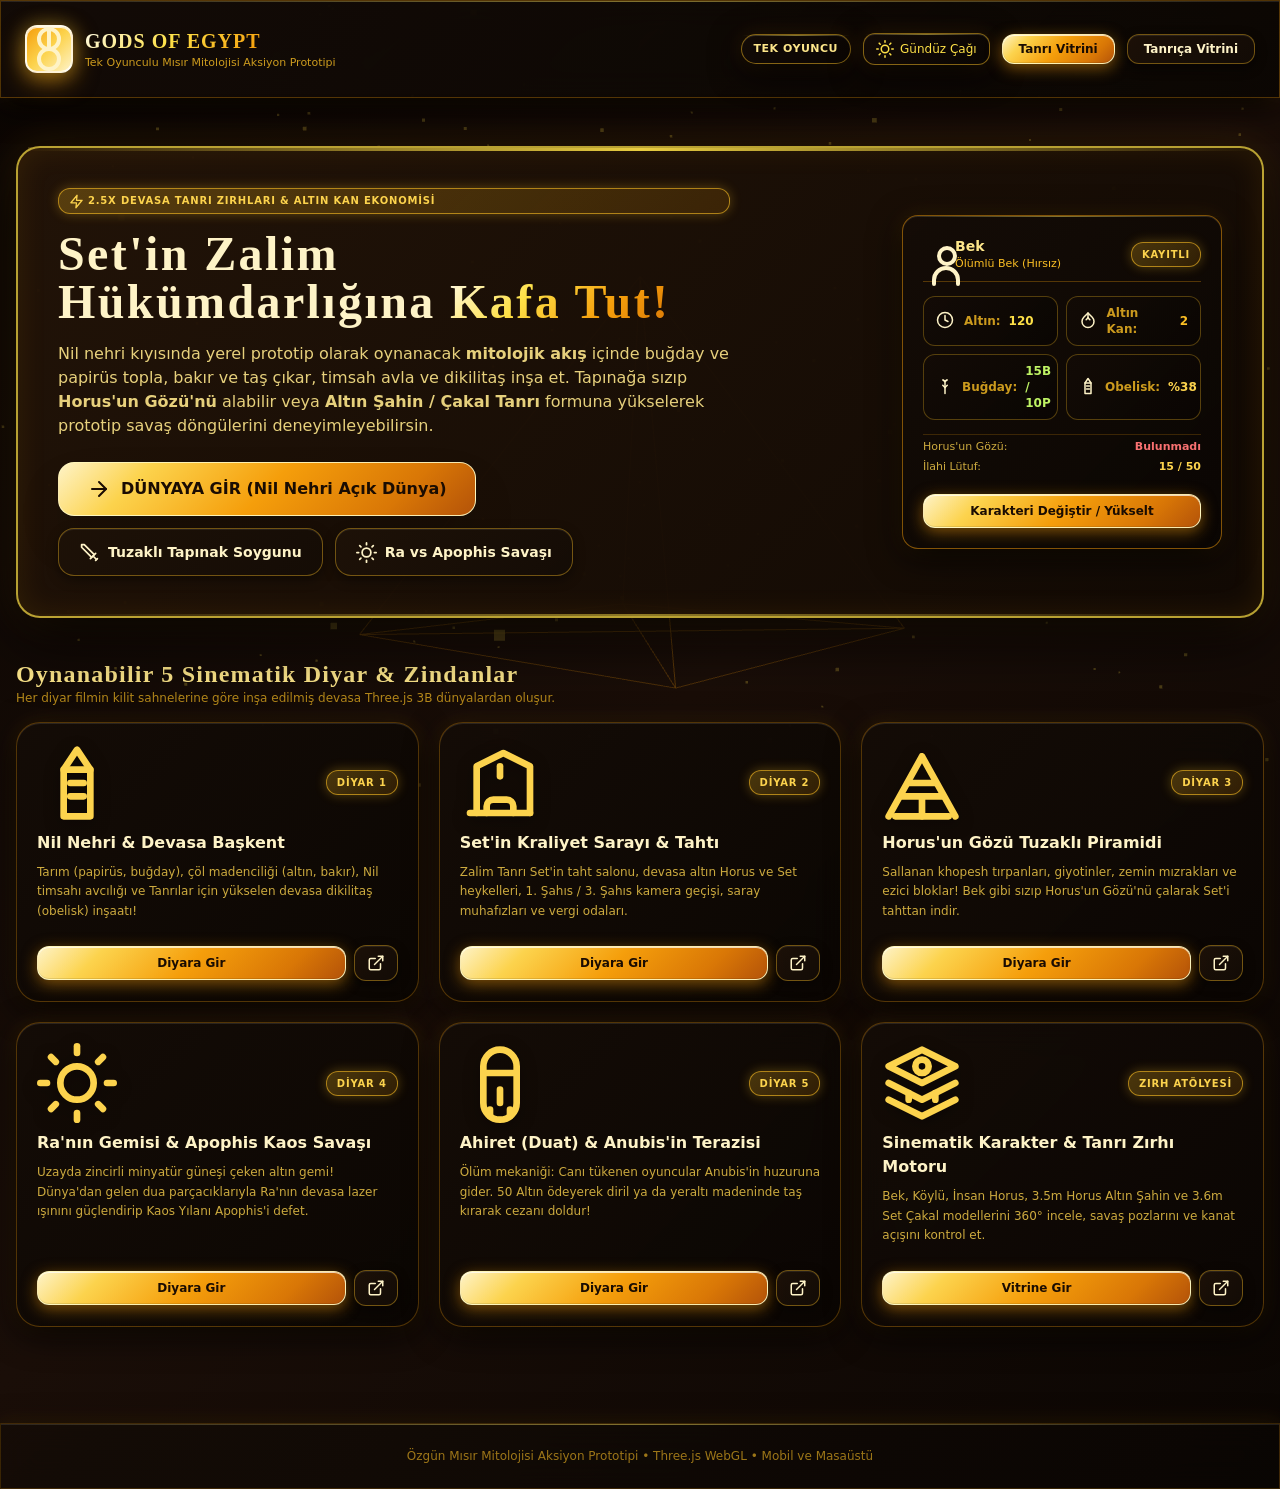
<file: index.html>
<!DOCTYPE html>
<html lang="tr">
<head>
    <meta charset="UTF-8">
    <meta name="viewport" content="width=device-width, initial-scale=1.0, maximum-scale=1.0, user-scalable=no, viewport-fit=cover">
    <title>Gods of Egypt - Yerel Mısır Mitolojisi Aksiyon Prototipi</title>
    <script src="vendor/tailwindcss.js"></script>
    <script src="vendor/three.min.js"></script>
    <script src="webglSupport.js"></script>
    <link rel="stylesheet" href="gameHud.css">
    <style>
        body {
            margin: 0;
            background: linear-gradient(135deg, #0b0603 0%, #1a0e08 50%, #0b0603 100%);
            color: #fef3c7;
            font-family: 'Inter', system-ui, -apple-system, sans-serif;
            overflow-x: hidden;
        }
        
        .portal-card {
            transition: all 0.35s cubic-bezier(0.4, 0, 0.2, 1);
            position: relative;
            overflow: hidden;
        }
        
        .portal-card::before {
            content: '';
            position: absolute;
            top: 0;
            left: -100%;
            width: 100%;
            height: 100%;
            background: linear-gradient(90deg, transparent, rgba(253, 224, 71, 0.1), transparent);
            transition: left 0.6s;
        }
        
        .portal-card:hover::before {
            left: 100%;
        }
        
        .portal-card:hover {
            transform: translateY(-8px) scale(1.03);
            border-color: rgba(253, 224, 71, 0.9);
            box-shadow: 
                0 20px 45px rgba(245, 158, 11, 0.4),
                0 0 30px rgba(245, 158, 11, 0.2),
                inset 0 0 20px rgba(245, 158, 11, 0.1);
        }
        
        .game-viewport-frame {
            border: none;
            width: 100%;
            height: 100%;
        }
        
        /* Premium status indicator */
        .status-indicator {
            display: inline-flex;
            align-items: center;
            gap: 6px;
            padding: 6px 12px;
            border-radius: 20px;
            font-size: 11px;
            font-weight: 700;
            letter-spacing: 0.5px;
            text-transform: uppercase;
        }
        
        .status-online {
            background: linear-gradient(135deg, rgba(16, 185, 129, 0.2) 0%, rgba(16, 185, 129, 0.1) 100%);
            border: 1.5px solid rgba(16, 185, 129, 0.5);
            color: #34d399;
            box-shadow: 0 0 15px rgba(16, 185, 129, 0.3);
        }
        
        .status-online::before {
            content: '';
            width: 8px;
            height: 8px;
            background: #34d399;
            border-radius: 50%;
            animation: pulse-green 2s infinite;
        }
        
        @keyframes pulse-green {
            0%, 100% { 
                box-shadow: 0 0 0 0 rgba(52, 211, 153, 0.7);
            }
            50% { 
                box-shadow: 0 0 0 8px rgba(52, 211, 153, 0);
            }
        }
        
        /* Premium badge styles */
        .premium-badge {
            display: inline-flex;
            align-items: center;
            gap: 4px;
            padding: 4px 10px;
            border-radius: 12px;
            font-size: 10px;
            font-weight: 800;
            text-transform: uppercase;
            letter-spacing: 0.8px;
            background: linear-gradient(135deg, rgba(251, 191, 36, 0.25) 0%, rgba(245, 158, 11, 0.15) 100%);
            border: 1px solid rgba(251, 191, 36, 0.6);
            color: #fcd34d;
            box-shadow: 0 0 12px rgba(251, 191, 36, 0.3);
        }
        
        /* Enhanced resource display */
        .resource-display {
            display: flex;
            align-items: center;
            gap: 8px;
            padding: 8px 12px;
            border-radius: 12px;
            background: linear-gradient(135deg, rgba(20, 12, 7, 0.8) 0%, rgba(10, 6, 3, 0.9) 100%);
            border: 1px solid rgba(251, 191, 36, 0.3);
            font-size: 12px;
            font-weight: 700;
            transition: all 0.2s ease;
        }
        
        .resource-display:hover {
            border-color: rgba(251, 191, 36, 0.6);
            transform: translateY(-2px);
            box-shadow: 0 4px 12px rgba(245, 158, 11, 0.2);
        }
        
        /* Premium hero section */
        .hero-section {
            background: linear-gradient(135deg, rgba(35, 20, 8, 0.95) 0%, rgba(18, 10, 4, 0.98) 100%);
            border: 2px solid rgba(253, 224, 71, 0.7);
            box-shadow: 
                0 20px 60px rgba(0, 0, 0, 0.8),
                0 0 40px rgba(245, 158, 11, 0.15),
                inset 0 0 30px rgba(245, 158, 11, 0.1);
            position: relative;
            overflow: hidden;
        }
        
        .hero-section::before {
            content: '';
            position: absolute;
            top: 0;
            left: 0;
            right: 0;
            height: 3px;
            background: linear-gradient(90deg, transparent, rgba(253, 224, 71, 0.9), transparent);
        }
        
        .hero-section::after {
            content: '';
            position: absolute;
            bottom: 0;
            left: 0;
            right: 0;
            height: 2px;
            background: linear-gradient(90deg, transparent, rgba(253, 224, 71, 0.5), transparent);
        }
        
        /* Logo container enhancement */
        .logo-container {
            background: linear-gradient(135deg, #f59e0b 0%, #fcd34d 50%, #fef3c7 100%);
            border: 2px solid rgba(255, 255, 255, 0.8);
            box-shadow: 
                0 8px 24px rgba(245, 158, 11, 0.5),
                0 0 20px rgba(253, 224, 71, 0.3),
                inset 0 1px 0 rgba(255, 255, 255, 0.8);
            animation: logo-glow 3s ease-in-out infinite;
        }
        
        @keyframes logo-glow {
            0%, 100% { 
                box-shadow: 
                    0 8px 24px rgba(245, 158, 11, 0.5),
                    0 0 20px rgba(253, 224, 71, 0.3);
            }
            50% { 
                box-shadow: 
                    0 8px 24px rgba(245, 158, 11, 0.7),
                    0 0 30px rgba(253, 224, 71, 0.5);
            }
        }
        
        /* Card icon enhancement */
        .card-icon {
            font-size: 2.5rem;
            filter: drop-shadow(0 4px 8px rgba(0, 0, 0, 0.4));
            transition: transform 0.3s ease;
        }
        
        .portal-card:hover .card-icon {
            transform: scale(1.1) rotate(5deg);
        }
    </style>
</head>
<body class="min-h-screen flex flex-col justify-between selection:bg-amber-500 selection:text-black">

    <!-- ARKA PLAN SİNEMATİK THREE.JS SAHNESİ -->
    <canvas id="bg-canvas" class="fixed inset-0 w-full h-full pointer-events-none z-0 opacity-40"></canvas>

    <!-- OYUN ÇERÇEVESİ (Entegre Mod Aktif Olduğunda Görünür) -->
    <div id="game-frame-container" class="fixed inset-0 z-40 hidden bg-black">
        <iframe id="game-iframe" class="game-viewport-frame" src=""></iframe>
    </div>

    <!-- ÜST NAVİGASYON BAŞLIĞI -->
    <header class="relative z-10 p-4 sm:p-6 flex flex-wrap items-center justify-between gap-4 border-b border-amber-500/30 hud-glass">
        <div class="flex items-center gap-3">
            <div class="logo-container w-12 h-12 rounded-xl flex items-center justify-center text-2xl">
                <span id="logo-icon"></span>
            </div>
            <div>
                <h1 class="hud-font-title text-lg sm:text-xl font-black tracking-wider gold-gradient-text uppercase">
                    Gods of Egypt
                </h1>
                <p class="text-[11px] text-amber-400/80 font-medium">Tek Oyunculu Mısır Mitolojisi Aksiyon Prototipi</p>
            </div>
        </div>

        <!-- SAĞ ÜST: YEREL OYUN DURUMU -->
        <div class="flex items-center gap-3 text-xs">
            <div class="status-indicator hud-glass text-amber-200">
                <span>TEK OYUNCU</span>
            </div>
            <div class="hud-glass px-3 py-1.5 rounded-xl flex items-center gap-1.5 text-yellow-300">
                <span id="day-night-icon"></span>
                <span id="header-night-status">Gündüz Çağı</span>
            </div>
            <button onclick="launchDirectRealm('karaktertanrilar.html')" class="gold-btn px-4 py-1.5 rounded-xl text-xs font-black">
                Tanrı Vitrini
            </button>
            <button onclick="launchDirectRealm('kiz.html')" class="action-pill-btn px-4 py-1.5 rounded-xl text-xs font-black">
                Tanrıça Vitrini
            </button>
        </div>
    </header>

    <!-- ANA İÇERİK: BAŞLIK, HİKAYE VE DİYAR KARTLARI -->
    <main class="relative z-10 max-w-7xl mx-auto px-4 py-8 sm:py-12 flex flex-col gap-10">

        <!-- SİNEMATİK KARŞILAMA VE HİKAYE KUTUSU -->
        <div class="hero-section rounded-3xl p-6 sm:p-10 flex flex-col lg:flex-row items-center justify-between gap-8">
            <div class="flex flex-col gap-4 max-w-2xl">
                <div class="premium-badge">
                    <span id="promo-icon"></span>
                    <span>2.5x Devasa Tanrı Zırhları & Altın Kan Ekonomisi</span>
                </div>
                <h2 class="hud-font-title text-3xl sm:text-5xl font-black text-amber-100 leading-tight">
                    Set'in Zalim Hükümdarlığına <span class="gold-gradient-text">Kafa Tut!</span>
                </h2>
                <p class="text-sm sm:text-base text-amber-200/90 leading-relaxed">
                    Nil nehri kıyısında yerel prototip olarak oynanacak <strong>mitolojik akış</strong> içinde buğday ve papirüs topla, bakır ve taş çıkar, timsah avla ve dikilitaş inşa et. 
                    Tapınağa sızıp <strong>Horus'un Gözü'nü</strong> alabilir veya <strong>Altın Şahin / Çakal Tanrı</strong> formuna yükselerek prototip savaş döngülerini deneyimleyebilirsin.
                </p>
                <div class="flex flex-wrap items-center gap-3 pt-2">
                    <button onclick="launchRealmInFrame('mısır.html')" class="gold-btn px-7 py-3.5 rounded-2xl text-base font-black flex items-center gap-2.5 shadow-2xl">
                        <span id="enter-world-icon"></span>
                        <span>DÜNYAYA GİR (Nil Nehri Açık Dünya)</span>
                    </button>
                    <button onclick="launchRealmInFrame('horustapınak.html')" class="action-pill-btn px-5 py-3 rounded-2xl text-sm font-bold flex items-center gap-2">
                        <span id="temple-icon"></span>
                        <span>Tuzaklı Tapınak Soygunu</span>
                    </button>
                    <button onclick="launchRealmInFrame('raningemisi.html')" class="action-pill-btn px-5 py-3 rounded-2xl text-sm font-bold flex items-center gap-2">
                        <span id="sun-icon"></span>
                        <span>Ra vs Apophis Savaşı</span>
                    </button>
                </div>
            </div>

            <!-- SAĞ TARAF: OYUNCU DURUM KARTI -->
            <div class="hud-glass w-full lg:w-80 rounded-2xl p-5 flex flex-col gap-3.5 border border-amber-500/50">
                <div class="flex items-center justify-between border-b border-amber-500/30 pb-2">
                    <div class="flex items-center gap-2">
                        <span id="char-avatar" class="text-2xl icon-player"></span>
                        <div>
                            <div id="char-name" class="font-black text-sm text-amber-200">Bek (Ölümlü)</div>
                            <div id="char-class" class="text-[11px] text-amber-400">Seviye 1 Hırsız</div>
                        </div>
                    </div>
                    <span class="premium-badge">Kayıtlı</span>
                </div>

                <div class="grid grid-cols-2 gap-2 text-xs">
                    <div class="resource-display">
                        <span id="gold-icon" class="icon-resource"></span>
                        <span class="text-amber-400/80">Altın:</span>
                        <span id="char-gold" class="font-extrabold text-yellow-300">120</span>
                    </div>
                    <div class="resource-display golden-blood-pulse">
                        <span id="blood-icon" class="icon-resource"></span>
                        <span class="text-amber-400/80">Altın Kan:</span>
                        <span id="char-blood" class="font-extrabold text-amber-400">2</span>
                    </div>
                    <div class="resource-display">
                        <span id="wheat-icon" class="icon-resource"></span>
                        <span class="text-amber-400/80">Buğday:</span>
                        <span id="char-wheat" class="font-extrabold text-lime-300">15</span>
                    </div>
                    <div class="resource-display">
                        <span id="obelisk-icon" class="icon-resource"></span>
                        <span class="text-amber-400/80">Obelisk:</span>
                        <span id="char-obelisk" class="font-extrabold text-amber-300">%38</span>
                    </div>
                </div>

                <div class="flex flex-col gap-1 text-[11px] text-amber-300/80 pt-1 border-t border-amber-500/20">
                    <div class="flex items-center justify-between">
                        <span>Horus'un Gözü:</span>
                        <span id="char-eye" class="font-bold text-red-400">Bulunmadı</span>
                    </div>
                    <div class="flex items-center justify-between">
                        <span>İlahi Lütuf:</span>
                        <span id="char-favor" class="font-bold text-amber-300">15 / 50</span>
                    </div>
                </div>

                <button onclick="launchDirectRealm('karaktertanrilar.html')" class="gold-btn w-full py-2 rounded-xl text-xs font-black mt-1">
                    Karakteri Değiştir / Yükselt
                </button>
            </div>
        </div>

        <!-- 5 TEMEL DİYAR VE MEKANİK KARTLARI -->
        <div>
            <div class="flex items-center justify-between mb-4">
                <div>
                    <h3 class="hud-font-title text-xl sm:text-2xl font-black text-amber-200">
                        Oynanabilir 5 Sinematik Diyar & Zindanlar
                    </h3>
                    <p class="text-xs text-amber-400/70">Her diyar filmin kilit sahnelerine göre inşa edilmiş devasa Three.js 3B dünyalardan oluşur.</p>
                </div>
            </div>

            <div class="grid grid-cols-1 md:grid-cols-2 lg:grid-cols-3 gap-5">
                
                <!-- DİYAR 1: NİL NEHRİ VE BAŞKENT -->
                <div class="portal-card hud-glass rounded-3xl p-5 flex flex-col justify-between gap-4 border border-amber-500/30">
                    <div class="flex flex-col gap-2">
                        <div class="flex items-center justify-between">
                            <span id="realm1-icon" class="card-icon text-amber-300"></span>
                            <span class="premium-badge">Diyar 1</span>
                        </div>
                        <h4 class="font-black text-base text-amber-100">Nil Nehri & Devasa Başkent</h4>
                        <p class="text-xs text-amber-300/80 leading-relaxed">
                            Tarım (papirüs, buğday), çöl madenciliği (altın, bakır), Nil timsahı avcılığı ve Tanrılar için yükselen devasa dikilitaş (obelisk) inşaatı!
                        </p>
                    </div>
                    <div class="flex items-center gap-2 pt-2">
                        <button onclick="launchRealmInFrame('mısır.html')" class="gold-btn flex-1 py-2 rounded-xl text-xs font-black">
                            Diyara Gir
                        </button>
                        <button onclick="launchDirectRealm('mısır.html')" class="action-pill-btn px-3 py-2 rounded-xl text-xs font-bold" title="Yeni sekmede tam ekran aç">
                            <span id="external1-icon" class="icon-nav"></span>
                        </button>
                    </div>
                </div>

                <!-- DİYAR 2: KRALİYET SARAYI -->
                <div class="portal-card hud-glass rounded-3xl p-5 flex flex-col justify-between gap-4 border border-amber-500/30">
                    <div class="flex flex-col gap-2">
                        <div class="flex items-center justify-between">
                            <span id="realm2-icon" class="card-icon text-amber-300"></span>
                            <span class="premium-badge">Diyar 2</span>
                        </div>
                        <h4 class="font-black text-base text-amber-100">Set'in Kraliyet Sarayı & Tahtı</h4>
                        <p class="text-xs text-amber-300/80 leading-relaxed">
                            Zalim Tanrı Set'in taht salonu, devasa altın Horus ve Set heykelleri, 1. Şahıs / 3. Şahıs kamera geçişi, saray muhafızları ve vergi odaları.
                        </p>
                    </div>
                    <div class="flex items-center gap-2 pt-2">
                        <button onclick="launchRealmInFrame('saray.html')" class="gold-btn flex-1 py-2 rounded-xl text-xs font-black">
                            Diyara Gir
                        </button>
                        <button onclick="launchDirectRealm('saray.html')" class="action-pill-btn px-3 py-2 rounded-xl text-xs font-bold" title="Yeni sekmede tam ekran aç">
                            <span id="external2-icon" class="icon-nav"></span>
                        </button>
                    </div>
                </div>

                <!-- DİYAR 3: TUZAKLI HAZİNE TAPINAĞI -->
                <div class="portal-card hud-glass rounded-3xl p-5 flex flex-col justify-between gap-4 border border-amber-500/30">
                    <div class="flex flex-col gap-2">
                        <div class="flex items-center justify-between">
                            <span id="realm3-icon" class="card-icon text-amber-300"></span>
                            <span class="premium-badge">Diyar 3</span>
                        </div>
                        <h4 class="font-black text-base text-amber-100">Horus'un Gözü Tuzaklı Piramidi</h4>
                        <p class="text-xs text-amber-300/80 leading-relaxed">
                            Sallanan khopesh tırpanları, giyotinler, zemin mızrakları ve ezici bloklar! Bek gibi sızıp Horus'un Gözü'nü çalarak Set'i tahttan indir.
                        </p>
                    </div>
                    <div class="flex items-center gap-2 pt-2">
                        <button onclick="launchRealmInFrame('horustapınak.html')" class="gold-btn flex-1 py-2 rounded-xl text-xs font-black">
                            Diyara Gir
                        </button>
                        <button onclick="launchDirectRealm('horustapınak.html')" class="action-pill-btn px-3 py-2 rounded-xl text-xs font-bold" title="Yeni sekmede tam ekran aç">
                            <span id="external3-icon" class="icon-nav"></span>
                        </button>
                    </div>
                </div>

                <!-- DİYAR 4: RA'NIN GEMİSİ VE APOPHIS SAVAŞI -->
                <div class="portal-card hud-glass rounded-3xl p-5 flex flex-col justify-between gap-4 border border-amber-500/30">
                    <div class="flex flex-col gap-2">
                        <div class="flex items-center justify-between">
                            <span id="realm4-icon" class="card-icon text-amber-300"></span>
                            <span class="premium-badge">Diyar 4</span>
                        </div>
                        <h4 class="font-black text-base text-amber-100">Ra'nın Gemisi & Apophis Kaos Savaşı</h4>
                        <p class="text-xs text-amber-300/80 leading-relaxed">
                            Uzayda zincirli minyatür güneşi çeken altın gemi! Dünya'dan gelen dua parçacıklarıyla Ra'nın devasa lazer ışınını güçlendirip Kaos Yılanı Apophis'i defet.
                        </p>
                    </div>
                    <div class="flex items-center gap-2 pt-2">
                        <button onclick="launchRealmInFrame('raningemisi.html')" class="gold-btn flex-1 py-2 rounded-xl text-xs font-black">
                            Diyara Gir
                        </button>
                        <button onclick="launchDirectRealm('raningemisi.html')" class="action-pill-btn px-3 py-2 rounded-xl text-xs font-bold" title="Yeni sekmede tam ekran aç">
                            <span id="external4-icon" class="icon-nav"></span>
                        </button>
                    </div>
                </div>

                <!-- DİYAR 5: AHİRET (DUAT) VE ANUBIS'İN TERAZİSİ -->
                <div class="portal-card hud-glass rounded-3xl p-5 flex flex-col justify-between gap-4 border border-amber-500/30">
                    <div class="flex flex-col gap-2">
                        <div class="flex items-center justify-between">
                            <span id="realm5-icon" class="card-icon text-amber-300"></span>
                            <span class="premium-badge">Diyar 5</span>
                        </div>
                        <h4 class="font-black text-base text-amber-100">Ahiret (Duat) & Anubis'in Terazisi</h4>
                        <p class="text-xs text-amber-300/80 leading-relaxed">
                            Ölüm mekaniği: Canı tükenen oyuncular Anubis'in huzuruna gider. 50 Altın ödeyerek diril ya da yeraltı madeninde taş kırarak cezanı doldur!
                        </p>
                    </div>
                    <div class="flex items-center gap-2 pt-2">
                        <button onclick="launchRealmInFrame('ahiret.html')" class="gold-btn flex-1 py-2 rounded-xl text-xs font-black">
                            Diyara Gir
                        </button>
                        <button onclick="launchDirectRealm('ahiret.html')" class="action-pill-btn px-3 py-2 rounded-xl text-xs font-bold" title="Yeni sekmede tam ekran aç">
                            <span id="external5-icon" class="icon-nav"></span>
                        </button>
                    </div>
                </div>

                <!-- KARAKTER & TANRI ZIRHI MOTORU -->
                <div class="portal-card hud-glass rounded-3xl p-5 flex flex-col justify-between gap-4 border border-amber-500/30">
                    <div class="flex flex-col gap-2">
                        <div class="flex items-center justify-between">
                            <span id="realm6-icon" class="card-icon text-amber-300"></span>
                            <span class="premium-badge">Zırh Atölyesi</span>
                        </div>
                        <h4 class="font-black text-base text-amber-100">Sinematik Karakter & Tanrı Zırhı Motoru</h4>
                        <p class="text-xs text-amber-300/80 leading-relaxed">
                            Bek, Köylü, İnsan Horus, 3.5m Horus Altın Şahin ve 3.6m Set Çakal modellerini 360° incele, savaş pozlarını ve kanat açışını kontrol et.
                        </p>
                    </div>
                    <div class="flex items-center gap-2 pt-2">
                        <button onclick="launchRealmInFrame('karaktertanrilar.html')" class="gold-btn flex-1 py-2 rounded-xl text-xs font-black">
                            Vitrine Gir
                        </button>
                        <button onclick="launchDirectRealm('karaktertanrilar.html')" class="action-pill-btn px-3 py-2 rounded-xl text-xs font-bold" title="Yeni sekmede tam ekran aç">
                            <span id="external6-icon" class="icon-nav"></span>
                        </button>
                    </div>
                </div>

            </div>
        </div>

    </main>

    <!-- ALT BİLGİ -->
    <footer class="relative z-10 p-6 text-center text-xs text-amber-400/60 border-t border-amber-500/20 hud-glass mt-12">
        <p>Özgün Mısır Mitolojisi Aksiyon Prototipi • Three.js WebGL • Mobil ve Masaüstü</p>
    </footer>

    <!-- SHARED JS SCRIPTS -->
    <script src="errorHandler.js"></script>
    <script src="loadingScreen.js"></script>
    <script src="svg-icons.js"></script>
    <script src="gameState.js"></script>
    <script src="gameAudio.js"></script>
    <script src="tutorialSystem.js"></script>
    <script src="npcSystem.js"></script>

    <script>
        // Arka plan Three.js sinematik parçacık ve dönen piramit animasyonu
        (function initBackgroundCanvas() {
            const canvas = document.getElementById('bg-canvas');
            if (!canvas || !window.THREE) return;
            let renderer;
            try {
                renderer = new THREE.WebGLRenderer({ canvas, alpha: true, antialias: true });
                renderer.setSize(window.innerWidth, window.innerHeight);
            } catch (error) {
                console.warn('Arka plan WebGL sahnesi başlatılamadı; oyun menüsü kullanılabilir.', error);
                canvas.hidden = true;
                return;
            }

            const scene = new THREE.Scene();
            const camera = new THREE.PerspectiveCamera(60, window.innerWidth / window.innerHeight, 0.1, 100);
            camera.position.z = 7;

            // Altın Piramit Tel Kafes
            const pyramidGeo = new THREE.ConeGeometry(2.4, 3.2, 4);
            const wireGeo = new THREE.WireframeGeometry(pyramidGeo);
            const goldMat = new THREE.LineBasicMaterial({ color: 0xf59e0b, transparent: true, opacity: 0.35 });
            const pyramidLine = new THREE.LineSegments(wireGeo, goldMat);
            scene.add(pyramidLine);

            // Altın Tozu Parçacıkları
            const pCount = 500;
            const pGeo = new THREE.BufferGeometry();
            const pPos = new Float32Array(pCount * 3);
            for (let i = 0; i < pCount * 3; i += 3) {
                pPos[i] = (Math.random() - 0.5) * 16;
                pPos[i + 1] = (Math.random() - 0.5) * 16;
                pPos[i + 2] = (Math.random() - 0.5) * 10;
            }
            pGeo.setAttribute('position', new THREE.BufferAttribute(pPos, 3));
            const pMat = new THREE.PointsMaterial({ color: 0xfde047, size: 0.05, transparent: true, opacity: 0.6 });
            const particles = new THREE.Points(pGeo, pMat);
            scene.add(particles);

            function anim() {
                requestAnimationFrame(anim);
                pyramidLine.rotation.y += 0.005;
                pyramidLine.rotation.x = Math.sin(Date.now() * 0.001) * 0.15;
                particles.rotation.y += 0.001;
                renderer.render(scene, camera);
            }
            anim();

            window.addEventListener('resize', () => {
                camera.aspect = window.innerWidth / window.innerHeight;
                camera.updateProjectionMatrix();
                renderer.setSize(window.innerWidth, window.innerHeight);
            });
        })();

        // Oyuncu durumunu kartlara bağla
        function syncPlayerProfile(state) {
            const p = state.player;
            const inv = state.inventory;

            const nameEl = document.getElementById('char-name');
            const classEl = document.getElementById('char-class');
            const avatarEl = document.getElementById('char-avatar');
            const goldEl = document.getElementById('char-gold');
            const bloodEl = document.getElementById('char-blood');
            const wheatEl = document.getElementById('char-wheat');
            const obeliskEl = document.getElementById('char-obelisk');
            const eyeEl = document.getElementById('char-eye');
            const favorEl = document.getElementById('char-favor');

            if (nameEl) nameEl.textContent = `${p.name}`;
            if (classEl) {
                if (p.role === 'god_horus' || p.role === 'horus_god' || p.role === 'horus') classEl.textContent = 'Horus (Altın Şahin 3.5m)';
                else if (p.role === 'god_set' || p.role === 'set_god' || p.role === 'set') classEl.textContent = 'Set (Altın Çakal 3.6m)';
                else if (p.role === 'horus_human') classEl.textContent = 'İnsan Horus (2.8m Prens)';
                else if (p.role === 'villager') classEl.textContent = 'Mısırlı Köylü';
                else classEl.textContent = 'Ölümlü Bek (Hırsız)';
            }
            if (avatarEl && typeof getIcon === 'function') {
                let iconName = 'player';
                if (p.role === 'god_horus' || p.role === 'horus_god' || p.role === 'horus') iconName = 'horus';
                else if (p.role === 'god_set' || p.role === 'set_god' || p.role === 'set') iconName = 'set';
                else if (p.role === 'horus_human') iconName = 'palace';
                else if (p.role === 'villager') iconName = 'wheat';
                avatarEl.innerHTML = getIcon(iconName, 'large');
            }
            if (goldEl) goldEl.textContent = inv.gold;
            if (bloodEl) bloodEl.textContent = inv.golden_blood;
            if (wheatEl) wheatEl.textContent = `${inv.wheat}B / ${inv.papyrus}P`;
            if (obeliskEl) obeliskEl.textContent = `%${state.obelisk.progress}`;
            if (eyeEl) {
                eyeEl.textContent = p.hasEyeOfHorus ? 'Taşınıyor' : 'Bulunmadı';
                eyeEl.className = p.hasEyeOfHorus ? 'font-bold text-emerald-400' : 'font-bold text-red-400';
            }
            if (favorEl) favorEl.textContent = `${p.divineFavor} / 50`;
        }

        if (window.GameState) {
            window.GameState.subscribe(syncPlayerProfile);
        }

        // Oyun Diyarını Sayfa İçi Entegre Çerçevede Açma
        function launchRealmInFrame(fileName) {
            const frameContainer = document.getElementById('game-frame-container');
            const iframe = document.getElementById('game-iframe');
            if (frameContainer && iframe) {
                iframe.src = fileName;
                frameContainer.classList.remove('hidden');
                document.body.style.overflow = 'hidden';
            }
        }

        function exitGameFrame() {
            const frameContainer = document.getElementById('game-frame-container');
            const iframe = document.getElementById('game-iframe');
            if (frameContainer && iframe) {
                iframe.src = '';
                frameContainer.classList.add('hidden');
                document.body.style.overflow = 'auto';
                if (window.GameState) {
                    syncPlayerProfile(window.GameState.loadState());
                }
            }
        }

        // Doğrudan sayfaya yönlendirme
        function launchDirectRealm(fileName) {
            window.location.href = fileName;
        }

        // İframe içinden gelen teleport çağrıları
        window.switchActiveRealm = function(fileName) {
            const iframe = document.getElementById('game-iframe');
            if (iframe) {
                iframe.src = fileName;
            } else {
                window.location.href = fileName;
            }
        };

        // Initialize SVG Icons
        document.addEventListener('DOMContentLoaded', function() {
            // Replace main icons
            if (typeof getIcon === 'function') {
                // Logo icon
                const logoIcon = document.getElementById('logo-icon');
                if (logoIcon) logoIcon.innerHTML = getIcon('ankh', 'large');
                
                // Day/Night icon
                const dayNightIcon = document.getElementById('day-night-icon');
                if (dayNightIcon) dayNightIcon.innerHTML = getIcon('sun', 'normal');
                
                // Promo icon
                const promoIcon = document.getElementById('promo-icon');
                if (promoIcon) promoIcon.innerHTML = getIcon('lightning', 'normal');
                
                // Enter world icon
                const enterWorldIcon = document.getElementById('enter-world-icon');
                if (enterWorldIcon) enterWorldIcon.innerHTML = getIcon('arrowRight', 'normal');
                
                // Temple icon
                const templeIcon = document.getElementById('temple-icon');
                if (templeIcon) templeIcon.innerHTML = getIcon('attack', 'normal');
                
                // Sun icon
                const sunIcon = document.getElementById('sun-icon');
                if (sunIcon) sunIcon.innerHTML = getIcon('sun', 'normal');
                
                // Resource icons
                const goldIcon = document.getElementById('gold-icon');
                if (goldIcon) goldIcon.innerHTML = getIcon('gold', 'normal');
                
                const bloodIcon = document.getElementById('blood-icon');
                if (bloodIcon) bloodIcon.innerHTML = getIcon('goldenBlood', 'normal');
                
                const wheatIcon = document.getElementById('wheat-icon');
                if (wheatIcon) wheatIcon.innerHTML = getIcon('wheat', 'normal');
                
                const obeliskIcon = document.getElementById('obelisk-icon');
                if (obeliskIcon) obeliskIcon.innerHTML = getIcon('obelisk', 'normal');
                
                // Realm icons
                const realm1Icon = document.getElementById('realm1-icon');
                if (realm1Icon) realm1Icon.innerHTML = getIcon('obelisk', 'large');
                
                const realm2Icon = document.getElementById('realm2-icon');
                if (realm2Icon) realm2Icon.innerHTML = getIcon('palace', 'large');
                
                const realm3Icon = document.getElementById('realm3-icon');
                if (realm3Icon) realm3Icon.innerHTML = getIcon('temple', 'large');
                
                const realm4Icon = document.getElementById('realm4-icon');
                if (realm4Icon) realm4Icon.innerHTML = getIcon('sun', 'large');
                
                const realm5Icon = document.getElementById('realm5-icon');
                if (realm5Icon) realm5Icon.innerHTML = getIcon('anubis', 'large');
                
                const realm6Icon = document.getElementById('realm6-icon');
                if (realm6Icon) realm6Icon.innerHTML = getIcon('horus', 'large');
                
                // External link icons
                for (let i = 1; i <= 6; i++) {
                    const extIcon = document.getElementById(`external${i}-icon`);
                    if (extIcon) extIcon.innerHTML = getIcon('external', 'normal');
                }
                
                // Character avatar
                const charAvatar = document.getElementById('char-avatar');
                if (charAvatar) charAvatar.innerHTML = getIcon('player', 'large');
            }

        });
    </script>
</body>
</html>
</file>
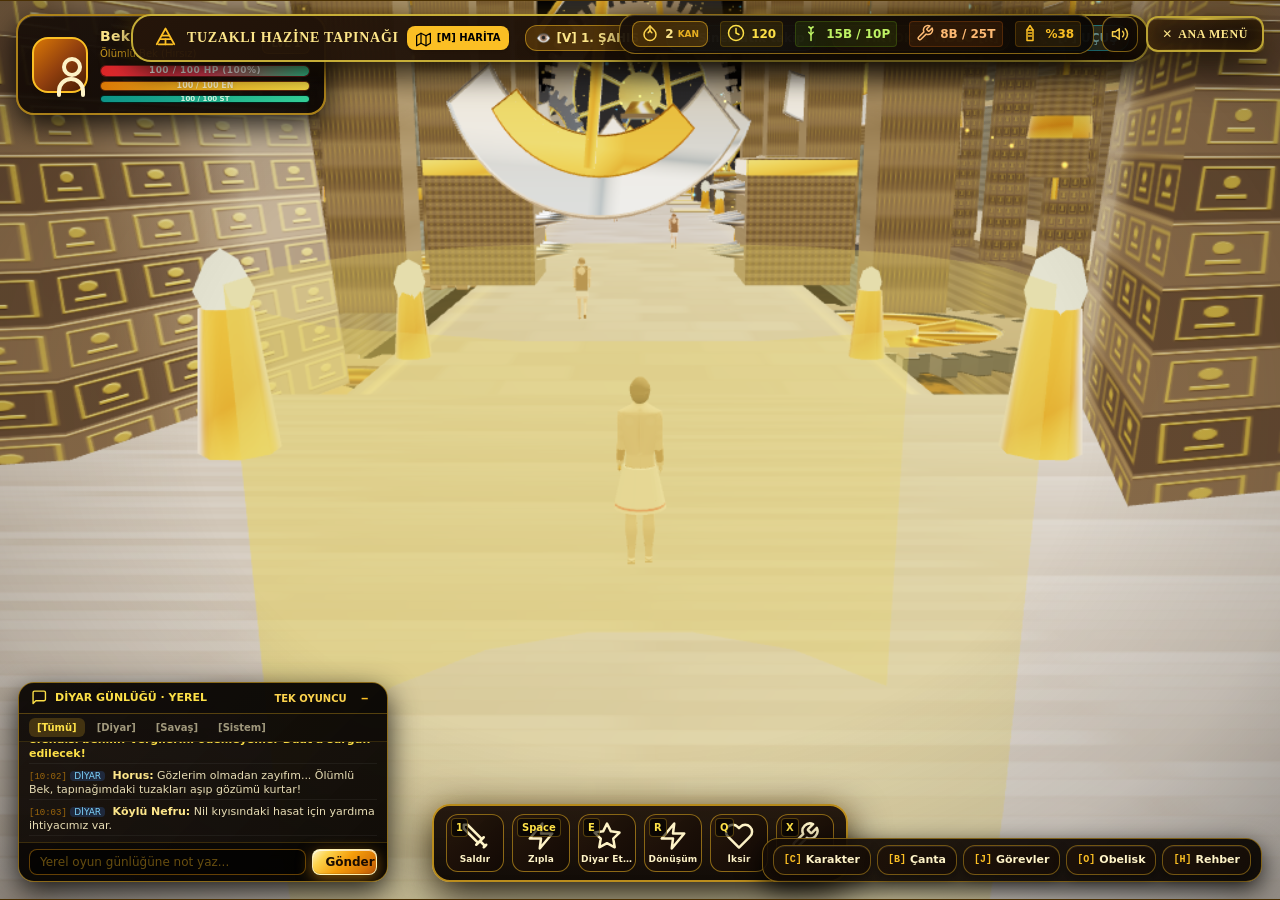
<file: horustapinak.html>
<!DOCTYPE html>
<html lang="tr">
<head>
    <meta charset="UTF-8">
    <meta name="viewport" content="width=device-width, initial-scale=1.0, maximum-scale=1.0, user-scalable=no, viewport-fit=cover">
    <title>Gods of Egypt - Diyar 4: Tanrıların Gözleri ve Tuzaklı Hazine Tapınağı</title>
    <script src="vendor/tailwindcss.js"></script>
    <script src="vendor/three.min.js"></script>
    <script src="webglSupport.js"></script>
    <script src="cinematicWorld.js"></script>
    <link rel="stylesheet" href="gameHud.css">
    <script src="gameState.js"></script>
    <script src="gameAudio.js"></script>
    <script src="gameHud.js"></script>
    <script src="egyptCharacterEngine.js"></script>
    <script src="kizCharacterEngine.js"></script>
    <script src="collisionSystem.js"></script>
    <script src="combatSystem.js"></script>
    <script src="cameraSystem.js"></script>
    <script src="mmoGatheringSystem.js"></script>
    <script src="cinematicStudio.js"></script>
    <script src="flightSystem.js"></script>
    <style>
        * { box-sizing: border-box; -webkit-tap-highlight-color: transparent; }
        body {
            margin: 0;
            overflow: hidden;
            background-color: #070504;
            font-family: system-ui, -apple-system, sans-serif;
            touch-action: none;
            user-select: none;
            -webkit-user-select: none;
            width: 100%;
            min-height: 100dvh;
            max-width: 100%;
            overscroll-behavior: none;
        }
        body > canvas {
            position: fixed;
            inset: 0;
            display: block;
            width: 100%;
            height: 100%;
            max-width: 100%;
            max-height: 100%;
        }
        .joy-glass {
            background: rgba(16, 12, 8, 0.72);
            backdrop-filter: blur(8px);
            -webkit-backdrop-filter: blur(8px);
            border: 1px solid rgba(245, 158, 11, 0.55);
            box-shadow: 0 8px 32px rgba(0, 0, 0, 0.85), 0 0 24px rgba(245, 158, 11, 0.22);
        }
    </style>
</head>
<body class="overflow-hidden">

    <!-- SADECE MOBİL YÜRÜME JOYSTICK (EKSTRA HİÇBİR BUTON VEYA MENÜ YOK) -->
    <div id="joystick-zone" class="fixed bottom-6 left-6 w-32 h-32 joy-glass rounded-full flex items-center justify-center z-20 touch-none">
        <div class="w-20 h-20 rounded-full border border-amber-400/30 pointer-events-none"></div>
        <div id="joystick-knob" class="w-12 h-12 rounded-full bg-gradient-to-tr from-amber-700 via-amber-400 to-yellow-200 border-2 border-white/90 shadow-xl absolute pointer-events-none transition-transform duration-75"></div>
    </div>

    <script>
        let scene, camera, renderer, clock;
        let player = null;
        let vaultNPCs = [];

        // Tuzaklı Tapınak, Mekanik Tuzaklar ve Horus'un Gözü Dinamik Nesneleri
        let abyssShaderUniforms = null;
        let eyeShaderUniforms = null;
        let guillotineBlades = [];
        let khopeshScytheTraps = [];
        let crusherBlocks = [];
        let collapsingBlocks = [];
        let floorSpearGrates = [];
        let precisionGears = [];
        let counterweightChains = [];
        let firePlumeParticles = [];
        let sanctumRings = [];
        let eyeOfHorusRelic = null;
        let eyeStolen = false;
        let eyeShockwaveRing = null;
        let vaultFlameInst = null;
        let vaultFlameData = [];

        // Mobil Kontroller ve 360° Kamera (Yakınlaştırma / Uzaklaştırma)
        let joyActive = false;
        let joyPointerId = null;
        let joyVec = { x: 0, y: 0 };
        const keys = { w: false, a: false, s: false, d: false };

        let camYaw = 0.0;
        let camPitch = 0.26;
        let camDist = 11.0;
        let desiredDist = 11.0;
        const activePointers = new Map();
        let lastPinchDist = 0;

        // ============================================================================
        // 1. GERÇEKÇİ ANTİK MISIR KUMTAŞI, BAZALT, LAPİS LAZULİ, 24K ALTIN VE ÇELİK DOKULARI
        // ============================================================================
        function buildTrapTempleTextures(rendererInstance) {
            // 1. Tapınak Yansıma Haritası (EnvMap - Nötr Sıcak Altın ve Derin Gölgeler)
            const envC = document.createElement('canvas');
            envC.width = 512; envC.height = 256;
            const eCtx = envC.getContext('2d');
            const skyGrad = eCtx.createLinearGradient(0, 0, 0, 256);
            skyGrad.addColorStop(0.0, '#090706');
            skyGrad.addColorStop(0.30, '#241911');
            skyGrad.addColorStop(0.48, '#b4783c');
            skyGrad.addColorStop(0.52, '#fef3c7');
            skyGrad.addColorStop(0.60, '#784820');
            skyGrad.addColorStop(0.85, '#1c120b');
            skyGrad.addColorStop(1.0, '#050403');
            eCtx.fillStyle = skyGrad;
            eCtx.fillRect(0, 0, 512, 256);

            const rawEnv = new THREE.CanvasTexture(envC);
            rawEnv.mapping = THREE.EquirectangularReflectionMapping;
            const pmrem = new THREE.PMREMGenerator(rendererInstance);
            pmrem.compileEquirectangularShader();
            const envMap = pmrem.fromEquirectangular(rawEnv).texture;
            rawEnv.dispose();
            pmrem.dispose();

            // 2. Antik Mısır Kireçtaşı & Kumtaşı Köprü Döşeme Dokusu (Dama Tahtası Görünümü Yok!)
            const stoneC = document.createElement('canvas');
            stoneC.width = 512; stoneC.height = 512;
            const stCtx = stoneC.getContext('2d');
            stCtx.fillStyle = '#362b22';
            stCtx.fillRect(0, 0, 512, 512);

            for (let y = 0; y < 512; y += 64) {
                const off = (y / 64) % 2 === 0 ? 0 : 64;
                for (let x = 0; x < 512; x += 128) {
                    const shade = 42 + ((x * 3 + y * 7) % 18);
                    stCtx.fillStyle = `rgb(${shade + 14}, ${shade + 4}, ${shade - 4})`;
                    stCtx.fillRect((x + off) % 512 + 2, y + 2, 124, 60);
                }
            }
            // Kenarlarda İnce Altın Hiyeroglif Bordür Şeridi
            stCtx.fillStyle = 'rgba(217, 155, 38, 0.65)';
            stCtx.fillRect(14, 0, 6, 512);
            stCtx.fillRect(492, 0, 6, 512);
            const causewayTex = new THREE.CanvasTexture(stoneC);
            causewayTex.wrapS = THREE.RepeatWrapping;
            causewayTex.wrapT = THREE.RepeatWrapping;
            causewayTex.repeat.set(1, 14);

            // 3. Altın Hiyeroglif Rölyefli Koyu Granit / Kumtaşı Tapınak Sütun & Duvar Dokusu
            const wallC = document.createElement('canvas');
            wallC.width = 512; wallC.height = 512;
            const wCtx = wallC.getContext('2d');
            wCtx.fillStyle = '#291f18';
            wCtx.fillRect(0, 0, 512, 512);

            for (let y = 0; y < 512; y += 64) {
                wCtx.fillStyle = y % 128 === 0 ? 'rgba(18, 12, 8, 0.5)' : 'rgba(68, 50, 34, 0.3)';
                wCtx.fillRect(0, y, 512, 60);
                wCtx.strokeStyle = 'rgba(212, 160, 56, 0.55)';
                wCtx.lineWidth = 2;
                wCtx.beginPath(); wCtx.moveTo(0, y); wCtx.lineTo(512, y); wCtx.stroke();

                for (let x = 16; x < 512; x += 64) {
                    wCtx.strokeStyle = 'rgba(234, 179, 8, 0.52)';
                    wCtx.lineWidth = 2;
                    wCtx.strokeRect(x, y + 10, 44, 40);
                    wCtx.fillStyle = 'rgba(234, 179, 8, 0.48)';
                    wCtx.beginPath();
                    wCtx.arc(x + 22, y + 24, 6, 0, Math.PI * 2);
                    wCtx.fill();
                    wCtx.fillRect(x + 12, y + 36, 20, 4);
                }
            }
            const hieroWallTex = new THREE.CanvasTexture(wallC);
            hieroWallTex.wrapS = THREE.RepeatWrapping;
            hieroWallTex.wrapT = THREE.RepeatWrapping;
            hieroWallTex.repeat.set(2, 4);

            // 4. 24K Parlak Mısır Altını Dokusu (Turuncu Değil, Gerçek Metalik Altın!)
            const goldC = document.createElement('canvas');
            goldC.width = 256; goldC.height = 256;
            const gCtx = goldC.getContext('2d');
            const gGrad = gCtx.createLinearGradient(0, 0, 256, 256);
            gGrad.addColorStop(0.0, '#fffbeb');
            gGrad.addColorStop(0.30, '#eab308');
            gGrad.addColorStop(0.68, '#a16207');
            gGrad.addColorStop(1.0, '#fde047');
            gCtx.fillStyle = gGrad;
            gCtx.fillRect(0, 0, 256, 256);
            const goldTex = new THREE.CanvasTexture(goldC);

            // 5. Keskin Şam Çeliği (Damascus Blade Steel) Bıçak Dokusu
            const steelC = document.createElement('canvas');
            steelC.width = 256; steelC.height = 256;
            const sCtx = steelC.getContext('2d');
            const sGrad = sCtx.createLinearGradient(0, 0, 256, 256);
            sGrad.addColorStop(0.0, '#f8fafc');
            sGrad.addColorStop(0.35, '#94a3b8');
            sGrad.addColorStop(0.70, '#334155');
            sGrad.addColorStop(1.0, '#e2e8f0');
            sCtx.fillStyle = sGrad;
            sCtx.fillRect(0, 0, 256, 256);
            const steelTex = new THREE.CanvasTexture(steelC);

            // 6. Keten ve Cilt Dokuları
            const linenC = document.createElement('canvas');
            linenC.width = 256; linenC.height = 256;
            const lCtx = linenC.getContext('2d');
            lCtx.fillStyle = '#d6c7b2';
            lCtx.fillRect(0, 0, 256, 256);
            lCtx.fillStyle = '#991b1b';
            lCtx.fillRect(0, 224, 256, 16);
            const linenTex = new THREE.CanvasTexture(linenC);

            const skinC = document.createElement('canvas');
            skinC.width = 256; skinC.height = 256;
            const skCtx = skinC.getContext('2d');
            skCtx.fillStyle = '#b8734b';
            skCtx.fillRect(0, 0, 256, 256);
            const skinTex = new THREE.CanvasTexture(skinC);

            return { envMap, causewayTex, hieroWallTex, goldTex, steelTex, linenTex, skinTex };
        }

        // ============================================================================
        // 2. OYUNCU (USTA HIRSIZ BEK), RAKİP HIRSIZLAR VE ANUBİS TAPINAK MUHAFIZLARI
        // ============================================================================
        let sharedCharGeos = null;
        let sharedCharMats = null;

        function initSharedCharacterAssets() {
            const torsoGeo = new THREE.CylinderGeometry(1, 1, 0.62, 20, 12, false);
            const pos = torsoGeo.attributes.position;
            for (let i = 0; i < pos.count; i++) {
                const vx = pos.getX(i), vy = pos.getY(i), vz = pos.getZ(i);
                const t = (vy + 0.31) / 0.62;
                const ang = Math.atan2(vx, vz);
                let rx = 0.14, rz = 0.10;
                if (t < 0.25) {
                    rx = THREE.MathUtils.lerp(0.14, 0.13, t / 0.25);
                    rz = THREE.MathUtils.lerp(0.10, 0.095, t / 0.25);
                } else if (t < 0.74) {
                    const k = (t - 0.25) / 0.49;
                    rx = THREE.MathUtils.lerp(0.13, 0.185, Math.sin(k * Math.PI * 0.5));
                    rz = THREE.MathUtils.lerp(0.095, 0.125, k);
                } else {
                    const k = (t - 0.74) / 0.26;
                    rx = THREE.MathUtils.lerp(0.185, 0.062, k);
                    rz = THREE.MathUtils.lerp(0.125, 0.060, k);
                }
                pos.setXYZ(i, Math.sin(ang) * rx, vy, Math.cos(ang) * rz);
            }
            torsoGeo.computeVertexNormals();

            sharedCharGeos = {
                torsoGeo,
                beltGeo: new THREE.CylinderGeometry(0.140, 0.146, 0.075, 14),
                kiltGeo: new THREE.CylinderGeometry(0.142, 0.19, 0.34, 16),
                collarGeo: new THREE.CylinderGeometry(0.085, 0.195, 0.06, 14, 1, true),
                capeGeo: new THREE.BoxGeometry(0.34, 0.68, 0.03),
                scrollGeo: new THREE.CylinderGeometry(0.028, 0.028, 0.24, 8),
                craniumGeo: new THREE.SphereGeometry(0.102, 12, 10),
                noseGeo: new THREE.ConeGeometry(0.017, 0.05, 5),
                khatGeo: new THREE.SphereGeometry(0.112, 12, 10, 0, Math.PI * 2, 0, Math.PI * 0.62),
                jackalSnoutGeo: new THREE.ConeGeometry(0.055, 0.18, 6),
                jackalEarGeo: new THREE.ConeGeometry(0.022, 0.14, 4),
                deltoidGeo: new THREE.SphereGeometry(0.054, 8, 8),
                upperArmGeo: new THREE.CylinderGeometry(0.046, 0.038, 0.26, 8),
                foreArmGeo: new THREE.CylinderGeometry(0.038, 0.029, 0.25, 8),
                handGeo: new THREE.SphereGeometry(0.03, 6, 6),
                daggerGeo: new THREE.ConeGeometry(0.025, 0.28, 4),
                spearGeo: new THREE.CylinderGeometry(0.016, 0.016, 2.6, 6),
                thighGeo: new THREE.CylinderGeometry(0.066, 0.048, 0.42, 8),
                shinGeo: new THREE.CylinderGeometry(0.048, 0.033, 0.42, 8),
                footGeo: new THREE.BoxGeometry(0.066, 0.036, 0.15)
            };

            sharedCharMats = {
                skinMat: new THREE.MeshStandardMaterial({ map: window.textures.skinTex, roughness: 0.52 }),
                linenMat: new THREE.MeshStandardMaterial({ map: window.textures.linenTex, roughness: 0.75 }),
                thiefHoodMat: new THREE.MeshStandardMaterial({ color: 0x3b2313, roughness: 0.82 }),
                scrollMat: new THREE.MeshStandardMaterial({ color: 0xfef08a, roughness: 0.5 }),
                leatherMat: new THREE.MeshStandardMaterial({ color: 0x5c3214, roughness: 0.72 }),
                obsidianMat: new THREE.MeshStandardMaterial({ color: 0x111318, metalness: 0.85, roughness: 0.2 }),
                goldMat: new THREE.MeshStandardMaterial({
                    map: window.textures.goldTex,
                    envMap: window.textures.envMap,
                    color: 0xeab308,
                    metalness: 0.90,
                    roughness: 0.18
                })
            };
        }

        function createVaultCharacter(scale = 1.0, role = 'thief_player', castShad = false) {
            if (!sharedCharGeos) initSharedCharacterAssets();

            const root = new THREE.Group();
            root.scale.setScalar(scale);

            const hips = new THREE.Group();
            hips.position.y = 0.92;
            root.add(hips);

            const isAutomaton = role === 'automaton_guard';
            const bodyMat = isAutomaton ? sharedCharMats.obsidianMat : sharedCharMats.skinMat;
            const kiltMat = isAutomaton ? sharedCharMats.goldMat : sharedCharMats.linenMat;
            const accMat = isAutomaton ? sharedCharMats.goldMat : sharedCharMats.leatherMat;

            const torso = new THREE.Mesh(sharedCharGeos.torsoGeo, bodyMat);
            torso.position.y = 0.30;
            torso.castShadow = castShad;
            hips.add(torso);

            const belt = new THREE.Mesh(sharedCharGeos.beltGeo, accMat);
            belt.position.y = 0.01;
            hips.add(belt);

            if (!isAutomaton) {
                const scroll = new THREE.Mesh(sharedCharGeos.scrollGeo, sharedCharMats.scrollMat);
                scroll.rotation.z = Math.PI / 2;
                scroll.position.set(0.14, 0.02, 0.06);
                hips.add(scroll);

                const cape = new THREE.Mesh(sharedCharGeos.capeGeo, sharedCharMats.thiefHoodMat);
                cape.position.set(0, -0.06, -0.11);
                cape.rotation.x = 0.14;
                torso.add(cape);
            }

            const kilt = new THREE.Mesh(sharedCharGeos.kiltGeo, kiltMat);
            kilt.scale.set(0.95, 1.0, 0.78);
            kilt.position.y = -0.14;
            kilt.castShadow = castShad;
            hips.add(kilt);

            const collar = new THREE.Mesh(sharedCharGeos.collarGeo, isAutomaton ? sharedCharMats.goldMat : accMat);
            collar.scale.set(1.0, 1.0, 0.72);
            collar.position.y = 0.22;
            torso.add(collar);

            const headGroup = new THREE.Group();
            headGroup.position.y = 0.33;
            torso.add(headGroup);

            const cranium = new THREE.Mesh(sharedCharGeos.craniumGeo, bodyMat);
            cranium.scale.set(0.86, 1.08, 0.95);
            cranium.position.y = 0.06;
            headGroup.add(cranium);

            if (isAutomaton) {
                const snout = new THREE.Mesh(sharedCharGeos.jackalSnoutGeo, sharedCharMats.obsidianMat);
                snout.rotation.x = Math.PI * 0.45;
                snout.position.set(0, 0.05, 0.12);
                headGroup.add(snout);

                [-0.055, 0.055].forEach(ex => {
                    const ear = new THREE.Mesh(sharedCharGeos.jackalEarGeo, sharedCharMats.goldMat);
                    ear.position.set(ex, 0.20, -0.01);
                    headGroup.add(ear);
                });
            } else {
                const nose = new THREE.Mesh(sharedCharGeos.noseGeo, bodyMat);
                nose.rotation.x = Math.PI * 0.12;
                nose.position.set(0, 0.055, 0.096);
                headGroup.add(nose);

                const hood = new THREE.Mesh(sharedCharGeos.khatGeo, sharedCharMats.thiefHoodMat);
                hood.scale.set(0.92, 1.12, 1.02);
                hood.position.y = 0.065;
                headGroup.add(hood);
            }

            function makeArm(isRight) {
                const shoulder = new THREE.Group();
                shoulder.position.set(isRight ? 0.205 : -0.205, 0.21, 0);
                torso.add(shoulder);

                shoulder.add(new THREE.Mesh(sharedCharGeos.deltoidGeo, bodyMat));

                const upper = new THREE.Mesh(sharedCharGeos.upperArmGeo, bodyMat);
                upper.position.y = -0.13;
                shoulder.add(upper);

                const elbow = new THREE.Group();
                elbow.position.y = -0.26;
                shoulder.add(elbow);

                const fore = new THREE.Mesh(sharedCharGeos.foreArmGeo, bodyMat);
                fore.position.y = -0.125;
                elbow.add(fore);

                const hand = new THREE.Mesh(sharedCharGeos.handGeo, bodyMat);
                hand.scale.set(0.8, 1.2, 0.55);
                hand.position.y = -0.26;
                elbow.add(hand);

                if (isAutomaton && isRight) {
                    const spear = new THREE.Mesh(sharedCharGeos.spearGeo, sharedCharMats.goldMat);
                    spear.position.set(0, -0.05, 0.12);
                    spear.rotation.x = Math.PI * 0.12;
                    elbow.add(spear);
                } else if (!isAutomaton && isRight) {
                    const dagger = new THREE.Mesh(sharedCharGeos.daggerGeo, sharedCharMats.goldMat);
                    dagger.rotation.x = Math.PI * 0.5;
                    dagger.position.set(0, -0.26, 0.12);
                    elbow.add(dagger);
                }

                return { shoulder, elbow };
            }

            function makeLeg(isRight) {
                const hip = new THREE.Group();
                hip.position.set(isRight ? 0.088 : -0.088, -0.04, 0);
                hips.add(hip);

                const thigh = new THREE.Mesh(sharedCharGeos.thighGeo, bodyMat);
                thigh.position.y = -0.21;
                hip.add(thigh);

                const knee = new THREE.Group();
                knee.position.y = -0.42;
                hip.add(knee);

                const shin = new THREE.Mesh(sharedCharGeos.shinGeo, bodyMat);
                shin.position.y = -0.21;
                knee.add(shin);

                const foot = new THREE.Mesh(sharedCharGeos.footGeo, accMat);
                foot.position.set(0, -0.44, 0.032);
                knee.add(foot);

                return { hip, knee, groundContact: foot };
            }

            const char = {
                root,
                hips,
                torso,
                role,
                arms: { left: makeArm(false), right: makeArm(true) },
                legs: { left: makeLeg(false), right: makeLeg(true) },
                walkPhase: Math.random() * Math.PI * 2,
                baseZ: 0
            };
            window.EgyptCharacterEngine.keepCharacterFeetOnGround(char);
            return char;
        }

        function animateCharacter(char, moving, speedMag, delta, elapsed) {
            if (!char) return;
            if (char.pelvis || (window.player === char && window.EgyptCharacterEngine)) {
                window.EgyptCharacterEngine.animateEgyptCharacter(char, moving, speedMag, delta, elapsed);
                return;
            }
            if (moving) {
                char.walkPhase += delta * (7.5 * Math.max(0.45, speedMag));
                const p = char.walkPhase;
                const s = Math.sin(p);
                const os = Math.sin(p + Math.PI);

                char.hips.position.y = 0.90 + Math.abs(Math.cos(p)) * 0.032;
                char.torso.rotation.y = -s * 0.11;
                char.torso.rotation.x = 0.12;

                char.legs.left.hip.rotation.x = s * 0.62;
                char.legs.right.hip.rotation.x = os * 0.62;
                char.legs.left.knee.rotation.x = Math.max(0, -Math.cos(p) * 0.72);
                char.legs.right.knee.rotation.x = Math.max(0, -Math.cos(p + Math.PI) * 0.72);

                char.arms.left.shoulder.rotation.x = os * 0.48;
                char.arms.right.shoulder.rotation.x = s * 0.48;
                char.arms.left.elbow.rotation.x = -0.35 - Math.max(0, os) * 0.25;
                char.arms.right.elbow.rotation.x = -0.35 - Math.max(0, s) * 0.25;
            } else {
                const breath = Math.sin(elapsed * 2.4 + char.walkPhase);
                char.hips.position.y = THREE.MathUtils.lerp(char.hips.position.y, 0.92 + breath * 0.008, 0.15);
                char.torso.rotation.y = THREE.MathUtils.lerp(char.torso.rotation.y, 0, 0.15);
                char.torso.rotation.x = THREE.MathUtils.lerp(char.torso.rotation.x, breath * 0.015, 0.15);

                char.legs.left.hip.rotation.x = THREE.MathUtils.lerp(char.legs.left.hip.rotation.x, 0, 0.15);
                char.legs.right.hip.rotation.x = THREE.MathUtils.lerp(char.legs.right.hip.rotation.x, 0, 0.15);
                char.legs.left.knee.rotation.x = THREE.MathUtils.lerp(char.legs.left.knee.rotation.x, 0, 0.15);
                char.legs.right.knee.rotation.x = THREE.MathUtils.lerp(char.legs.right.knee.rotation.x, 0, 0.15);

                char.arms.left.shoulder.rotation.x = THREE.MathUtils.lerp(char.arms.left.shoulder.rotation.x, 0.04, 0.15);
                char.arms.right.shoulder.rotation.x = THREE.MathUtils.lerp(char.arms.right.shoulder.rotation.x, -0.04, 0.15);
                char.arms.left.elbow.rotation.x = -0.18;
                char.arms.right.elbow.rotation.x = -0.18;
            }
            window.EgyptCharacterEngine.keepCharacterFeetOnGround(char);
        }

        // ============================================================================
        // 3. ÖZEL EXTRUDE GEOMETRİLERİ: YASSI JİLET GİYOTİN BALTA & HASSAS MEKANİK ÇARK
        // ============================================================================
        function createRazorCrescentBladeMesh(steelMat, goldMat) {
            const bladeGroup = new THREE.Group();

            // Yassı, Jilet Keskinliğinde Çift Ağızlı Hilal Giyotin Bıçağı (Sosis Boru Değil!)
            const shape = new THREE.Shape();
            shape.absarc(0, 3.2, 4.4, Math.PI * 1.12, Math.PI * 1.88, false);
            shape.absarc(0, 4.3, 3.5, Math.PI * 1.84, Math.PI * 1.16, true);
            shape.closePath();

            const extrudeSettings = {
                depth: 0.08,
                bevelEnabled: true,
                bevelSegments: 3,
                steps: 1,
                bevelSize: 0.12,
                bevelThickness: 0.06
            };
            const bladeGeo = new THREE.ExtrudeGeometry(shape, extrudeSettings);
            bladeGeo.center();
            const bladeMesh = new THREE.Mesh(bladeGeo, steelMat);
            bladeGroup.add(bladeMesh);

            // Bıçağın Üst Sırtında İşlemeli Altın Horus Kanat Yatağı
            const spineShape = new THREE.Shape();
            spineShape.absarc(0, 3.6, 3.4, Math.PI * 1.18, Math.PI * 1.82, false);
            spineShape.absarc(0, 4.2, 2.9, Math.PI * 1.78, Math.PI * 1.22, true);
            spineShape.closePath();

            const spineGeo = new THREE.ExtrudeGeometry(spineShape, {
                depth: 0.22,
                bevelEnabled: true,
                bevelSegments: 2,
                steps: 1,
                bevelSize: 0.05,
                bevelThickness: 0.05
            });
            spineGeo.center();
            const spineMesh = new THREE.Mesh(spineGeo, goldMat);
            spineMesh.position.y = 0.28;
            bladeGroup.add(spineMesh);

            return bladeGroup;
        }

        function createPrecisionClockworkGear(radius, numTeeth, thickness, metalMat, goldRimMat) {
            const gearGroup = new THREE.Group();

            // Tek Parça Hassas Dişli Çark Profili (Kaba Kutu Dişler Değil!)
            const gearShape = new THREE.Shape();
            const innerR = radius * 0.88;
            const outerR = radius;
            const step = (Math.PI * 2) / numTeeth;

            for (let i = 0; i < numTeeth; i++) {
                const a0 = i * step;
                const a1 = a0 + step * 0.22;
                const a2 = a0 + step * 0.32;
                const a3 = a0 + step * 0.68;
                const a4 = a0 + step * 0.78;

                if (i === 0) gearShape.moveTo(Math.cos(a0) * innerR, Math.sin(a0) * innerR);
                else gearShape.lineTo(Math.cos(a0) * innerR, Math.sin(a0) * innerR);

                gearShape.lineTo(Math.cos(a1) * innerR, Math.sin(a1) * innerR);
                gearShape.lineTo(Math.cos(a2) * outerR, Math.sin(a2) * outerR);
                gearShape.lineTo(Math.cos(a3) * outerR, Math.sin(a3) * outerR);
                gearShape.lineTo(Math.cos(a4) * innerR, Math.sin(a4) * innerR);
            }
            gearShape.closePath();

            // İç Boşluk (Hafifletilmiş İskelet Çark Görünümü)
            const holePath = new THREE.Path();
            holePath.absarc(0, 0, radius * 0.70, 0, Math.PI * 2, true);
            gearShape.holes.push(holePath);

            const gearGeo = new THREE.ExtrudeGeometry(gearShape, {
                depth: thickness,
                bevelEnabled: true,
                bevelSegments: 2,
                steps: 1,
                bevelSize: 0.08,
                bevelThickness: 0.08
            });
            gearGeo.center();
            const rimMesh = new THREE.Mesh(gearGeo, metalMat);
            gearGroup.add(rimMesh);

            // İç Altın Çember ve 8 Zarif Mısır Kol Dikmesi
            const goldRing = new THREE.Mesh(
                new THREE.TorusGeometry(radius * 0.70, thickness * 0.45, 10, 36),
                goldRimMat
            );
            gearGroup.add(goldRing);

            const hub = new THREE.Mesh(
                new THREE.CylinderGeometry(radius * 0.22, radius * 0.22, thickness * 1.4, 20),
                goldRimMat
            );
            hub.rotation.x = Math.PI / 2;
            gearGroup.add(hub);

            for (let s = 0; s < 8; s++) {
                const ang = (s / 8) * Math.PI * 2;
                const spoke = new THREE.Mesh(
                    new THREE.CylinderGeometry(thickness * 0.25, thickness * 0.38, radius * 1.38, 8),
                    goldRimMat
                );
                spoke.rotation.z = ang;
                gearGroup.add(spoke);
            }

            return gearGroup;
        }

        function createCircularPointsMaterial(sizeVal, opacityVal) {
            return new THREE.ShaderMaterial({
                uniforms: {
                    uSize: { value: sizeVal },
                    uOpacity: { value: opacityVal }
                },
                vertexShader: `
                    uniform float uSize;
                    attribute vec3 color;
                    varying vec3 vColor;
                    void main() {
                        vColor = color;
                        vec4 mvPosition = modelViewMatrix * vec4(position, 1.0);
                        gl_PointSize = uSize * (280.0 / -mvPosition.z);
                        gl_Position = projectionMatrix * mvPosition;
                    }
                `,
                fragmentShader: `
                    uniform float uOpacity;
                    varying vec3 vColor;
                    void main() {
                        float d = length(gl_PointCoord - vec2(0.5));
                        if (d > 0.5) discard;
                        float alpha = smoothstep(0.5, 0.05, d) * uOpacity;
                        gl_FragColor = vec4(vColor, alpha);
                    }
                `,
                transparent: true,
                depthWrite: false,
                blending: THREE.AdditiveBlending
            });
        }

        // ============================================================================
        // 4. DİYAR 4: SET'İN TUZAKLI HAZİNE PİRAMİDİ VE HORUS'UN GÖZÜ MAHZENİ İNŞASI
        // ============================================================================
        function buildGodsOfEgyptTrapTempleWorld() {
            const worldGroup = new THREE.Group();
            worldGroup.name = "GodsOfEgypt_EyeOfHorus_TrapVault";
            scene.add(worldGroup);

            const dummy = new THREE.Object3D();

            const goldMat = new THREE.MeshStandardMaterial({
                map: window.textures.goldTex,
                envMap: window.textures.envMap,
                envMapIntensity: 1.9,
                color: 0xeab308,
                metalness: 0.90,
                roughness: 0.18
            });
            const antiqueBronzeMat = new THREE.MeshStandardMaterial({
                color: 0x5c4028,
                envMap: window.textures.envMap,
                envMapIntensity: 1.3,
                metalness: 0.82,
                roughness: 0.30
            });
            const steelBladeMat = new THREE.MeshStandardMaterial({
                map: window.textures.steelTex,
                envMap: window.textures.envMap,
                envMapIntensity: 2.3,
                color: 0xf1f5f9,
                metalness: 0.95,
                roughness: 0.12
            });
            const obsidianMat = new THREE.MeshStandardMaterial({
                color: 0x121318,
                envMap: window.textures.envMap,
                envMapIntensity: 1.4,
                metalness: 0.80,
                roughness: 0.22
            });
            const lapisMat = new THREE.MeshStandardMaterial({
                color: 0x1e3a8a,
                envMap: window.textures.envMap,
                metalness: 0.65,
                roughness: 0.25
            });
            const hieroWallMat = new THREE.MeshStandardMaterial({
                map: window.textures.hieroWallTex,
                bumpMap: window.textures.hieroWallTex,
                bumpScale: 0.04,
                roughness: 0.62,
                metalness: 0.18
            });
            const causewayMat = new THREE.MeshStandardMaterial({
                map: window.textures.causewayTex,
                bumpMap: window.textures.causewayTex,
                bumpScale: 0.03,
                roughness: 0.55,
                metalness: 0.25
            });
            const solarFlameMat = new THREE.MeshBasicMaterial({ color: 0xfef08a });

            vaultFlameData = [];
            function addVaultBrazier(x, y, z, scale = 1.0) {
                vaultFlameData.push({ x, y, z, scale, phase: Math.random() * Math.PI * 2 });
            }

            // ------------------------------------------------------------------------
            // A. DERİN UÇURUM TABANI: KARANLIK BAZALT UÇURUM & PARLAYAN MAGMA ÇATLAKLARI
            // ------------------------------------------------------------------------
            abyssShaderUniforms = { uTime: { value: 0 } };
            const abyssShaderMat = new THREE.ShaderMaterial({
                uniforms: abyssShaderUniforms,
                vertexShader: `
                    varying vec3 vWorldPos;
                    void main() {
                        vec4 wp = modelMatrix * vec4(position, 1.0);
                        vWorldPos = wp.xyz;
                        gl_Position = projectionMatrix * viewMatrix * wp;
                    }
                `,
                fragmentShader: `
                    uniform float uTime;
                    varying vec3 vWorldPos;

                    float hash(vec2 p) {
                        return fract(sin(dot(p, vec2(127.1, 311.7))) * 43758.5453123);
                    }
                    float noise(vec2 p) {
                        vec2 i = floor(p);
                        vec2 f = fract(p);
                        f = f * f * (3.0 - 2.0 * f);
                        return mix(mix(hash(i + vec2(0,0)), hash(i + vec2(1,0)), f.x),
                                   mix(hash(i + vec2(0,1)), hash(i + vec2(1,1)), f.x), f.y);
                    }
                    float fbm(vec2 p) {
                        float v = 0.0, a = 0.5;
                        for (int i = 0; i < 5; i++) {
                            v += a * noise(p);
                            p *= 2.1;
                            a *= 0.5;
                        }
                        return v;
                    }
                    void main() {
                        vec2 center = vec2(0.0, -115.0);
                        vec2 dVec = (vWorldPos.xz - center) * 0.015;
                        float r = length(dVec);
                        float ang = atan(dVec.y, dVec.x) - uTime * 0.35 + 1.4 / (r + 0.35);
                        vec2 swirlUv = vec2(cos(ang), sin(ang)) * r * 5.0;
                        float n = fbm(swirlUv);

                        vec3 colObsidian = vec3(0.03, 0.025, 0.02);
                        vec3 colSandstone = vec3(0.16, 0.10, 0.05);
                        vec3 colMoltenGold = vec3(0.95, 0.62, 0.12);

                        float cracks = smoothstep(0.62, 0.78, n);
                        vec3 col = mix(colObsidian, colSandstone, n);
                        col = mix(col, colMoltenGold, cracks * exp(-r * 0.45));
                        col += colMoltenGold * exp(-r * 2.8) * 0.65;

                        gl_FragColor = vec4(col, 1.0);
                    }
                `
            });

            const abyssFloor = new THREE.Mesh(new THREE.PlaneGeometry(520, 560), abyssShaderMat);
            abyssFloor.rotation.x = -Math.PI / 2;
            abyssFloor.position.set(0, -34.0, -40.0);
            worldGroup.add(abyssFloor);

            // ------------------------------------------------------------------------
            // B. ANITSAL YERALTI PİRAMİT SALONU, GALERİ SÜTUNLARI VE DEV FİRAVUN HEYKELLERİ
            // ------------------------------------------------------------------------
            [-1, 1].forEach(side => {
                for (let tier = 0; tier < 4; tier++) {
                    const wallX = side * (46 + tier * 14);
                    const wallY = -14 + tier * 16;
                    const terrace = new THREE.Mesh(new THREE.BoxGeometry(16, 18, 340), hieroWallMat);
                    terrace.position.set(wallX, wallY, -35);
                    terrace.receiveShadow = true;
                    worldGroup.add(terrace);

                    const cornice = new THREE.Mesh(new THREE.BoxGeometry(16.8, 0.8, 342), goldMat);
                    cornice.position.set(wallX, wallY + 9.2, -35);
                    worldGroup.add(cornice);
                }
            });

            // Galeriler Boyunca 64 Dev Tapınak Sütunu ve Altın Papirüs Başlıkları (GPU Instanced)
            const colShaftGeo = new THREE.CylinderGeometry(1.75, 2.15, 34.0, 16);
            const colCapGeo = new THREE.CylinderGeometry(3.0, 1.75, 3.0, 16);
            const colShaftInst = new THREE.InstancedMesh(colShaftGeo, hieroWallMat, 64);
            const colCapInst = new THREE.InstancedMesh(colCapGeo, goldMat, 64);
            let cIdx = 0;

            for (let zPos = 85; zPos >= -155; zPos -= 16) {
                [-36, 36].forEach(xPos => {
                    if (cIdx >= 64) return;
                    dummy.position.set(xPos, 11.0, zPos);
                    dummy.rotation.set(0, 0, 0);
                    dummy.scale.setScalar(1);
                    dummy.updateMatrix();
                    colShaftInst.setMatrixAt(cIdx, dummy.matrix);

                    dummy.position.set(xPos, 28.5, zPos);
                    dummy.updateMatrix();
                    colCapInst.setMatrixAt(cIdx++, dummy.matrix);
                });
            }
            colShaftInst.count = cIdx;
            colCapInst.count = cIdx;
            worldGroup.add(colShaftInst, colCapInst);

            // Piramit Tepesinden Horus'un Gözü Sunağına İnen Hacimsel Güneş Işığı Hüzmesi (Oculus God-Ray)
            const godRayCone = new THREE.Mesh(
                new THREE.CylinderGeometry(5.5, 19.5, 120.0, 32, 1, true),
                new THREE.MeshBasicMaterial({
                    color: 0xfffbeb,
                    transparent: true,
                    opacity: 0.11,
                    blending: THREE.AdditiveBlending,
                    depthWrite: false,
                    side: THREE.DoubleSide
                })
            );
            godRayCone.position.set(0, 52.0, -115.0);
            worldGroup.add(godRayCone);

            // ------------------------------------------------------------------------
            // C. GİRİŞ PİLON KAPISI VE KEMERLİ TAŞ VİYADÜK KÖPRÜSÜ (Mantar Masa Görünümü Yok!)
            // ------------------------------------------------------------------------
            // Giriş Meydanı: Uçurum Tabanına Kadar İnen Masif İkiz Taş Kule Kaidesi
            const entryFoundation = new THREE.Mesh(new THREE.BoxGeometry(28.0, 36.0, 24.0), hieroWallMat);
            entryFoundation.position.set(0, -18.0, 92.0);
            entryFoundation.receiveShadow = true;
            worldGroup.add(entryFoundation);

            const entryFloor = new THREE.Mesh(new THREE.BoxGeometry(28.4, 0.8, 24.4), causewayMat);
            entryFloor.position.set(0, 0.0, 92.0);
            entryFloor.receiveShadow = true;
            worldGroup.add(entryFloor);

            // Girişte İkiz Anıtsal Mısır Pilon Kuleleri ve Oturan Firavun Kolosları (z = 82)
            [-10.5, 10.5].forEach(px => {
                const pylon = new THREE.Mesh(new THREE.CylinderGeometry(3.2, 4.8, 24.0, 4), hieroWallMat);
                pylon.rotation.y = Math.PI / 4;
                pylon.scale.set(1.35, 1.0, 0.75);
                pylon.position.set(px, 12.0, 81.5);
                worldGroup.add(pylon);

                const pylonCap = new THREE.Mesh(new THREE.BoxGeometry(7.2, 0.9, 4.6), goldMat);
                pylonCap.position.set(px, 24.2, 81.5);
                worldGroup.add(pylonCap);

                addVaultBrazier(px * 0.55, 0.4, 83.5, 1.15);
            });

            // Ana Yürüyüş Köprüsü Omurgası ve Uçuruma İnen Kemerli Taş Viyadük Ayakları
            const mainBridge = new THREE.Mesh(new THREE.BoxGeometry(11.4, 2.2, 178.0), causewayMat);
            mainBridge.position.set(0, -1.1, -6.0);
            mainBridge.receiveShadow = true;
            worldGroup.add(mainBridge);

            // Köprü Altında Kesintisiz Kemerli Taş Ayaklar (Viaduct Arches)
            for (let pz = 74; pz >= -86; pz -= 16) {
                const pier = new THREE.Mesh(new THREE.BoxGeometry(8.6, 34.0, 3.8), hieroWallMat);
                pier.position.set(0, -18.0, pz);
                worldGroup.add(pier);

                const archRing = new THREE.Mesh(new THREE.TorusGeometry(6.2, 1.1, 8, 20, Math.PI), hieroWallMat);
                archRing.rotation.y = Math.PI / 2;
                archRing.position.set(0, -8.5, pz - 8.0);
                worldGroup.add(archRing);

                addVaultBrazier(-5.2, 0.0, pz, 0.85);
                addVaultBrazier(5.2, 0.0, pz, 0.85);
            }

            // ------------------------------------------------------------------------
            // D. HASSAS BRONZ/ALTIN SAAT MEKANİZMASI ÇARKLARI VE KARŞI AĞIRLIK ZİNCİRLERİ
            // ------------------------------------------------------------------------
            precisionGears = [];
            counterweightChains = [];
            const gearSpecs = [
                // Köprü Altındaki Mekanik Çukurda Birbirine Kenetli Hassas Saat Çarkları
                { x: -13.5, y: -5.5, z: 56,  r: 9.5,  teeth: 32, thick: 0.85, rx: Math.PI / 2, ry: 0, spd: 0.35 },
                { x: 13.5,  y: -5.5, z: 38,  r: 9.5,  teeth: 32, thick: 0.85, rx: Math.PI / 2, ry: 0, spd: -0.35 },
                { x: -14.5, y: -5.0, z: 6,   r: 11.0, teeth: 36, thick: 0.95, rx: Math.PI / 2, ry: 0, spd: 0.28 },
                { x: 14.5,  y: -5.0, z: -18, r: 11.0, teeth: 36, thick: 0.95, rx: Math.PI / 2, ry: 0, spd: -0.28 },
                { x: -13.5, y: -5.5, z: -52, r: 9.8,  teeth: 32, thick: 0.85, rx: Math.PI / 2, ry: 0, spd: 0.40 },
                { x: 13.5,  y: -5.5, z: -72, r: 9.8,  teeth: 32, thick: 0.85, rx: Math.PI / 2, ry: 0, spd: -0.40 },
                // Sunağın Arkasındaki Devasa Tapınak Usturlap Mekanizması
                { x: 0,     y: 16.0, z: -148, r: 21.0, teeth: 48, thick: 1.4, rx: 0, ry: 0, spd: 0.18 },
                { x: -23,   y: 7.0,  z: -146, r: 11.0, teeth: 32, thick: 1.1, rx: 0, ry: 0, spd: -0.34 },
                { x: 23,    y: 7.0,  z: -146, r: 11.0, teeth: 32, thick: 1.1, rx: 0, ry: 0, spd: -0.34 }
            ];

            gearSpecs.forEach((cfg, idx) => {
                const holder = new THREE.Group();
                holder.position.set(cfg.x, cfg.y, cfg.z);
                holder.rotation.set(cfg.rx, cfg.ry, 0);
                worldGroup.add(holder);

                const gMesh = createPrecisionClockworkGear(
                    cfg.r,
                    cfg.teeth,
                    cfg.thick,
                    idx % 2 === 0 ? antiqueBronzeMat : obsidianMat,
                    goldMat
                );
                holder.add(gMesh);
                precisionGears.push({ mesh: gMesh, speed: cfg.spd });
            });

            // Yan Galerilerden Uçuruma İnip Çıkan Dev Altın Karşı Ağırlık Sütunları (Counterweights)
            for (let wz = 60; wz >= -70; wz -= 26) {
                [-24, 24].forEach((wx, sIdx) => {
                    const cwGroup = new THREE.Group();
                    cwGroup.position.set(wx, 4.0, wz);
                    worldGroup.add(cwGroup);

                    const chainRod = new THREE.Mesh(new THREE.CylinderGeometry(0.18, 0.18, 32.0, 8), goldMat);
                    chainRod.position.y = 12.0;
                    cwGroup.add(chainRod);

                    const weightBlock = new THREE.Mesh(new THREE.CylinderGeometry(1.6, 1.8, 5.5, 8), hieroWallMat);
                    cwGroup.add(weightBlock);

                    const goldBands = new THREE.Mesh(new THREE.CylinderGeometry(1.75, 1.9, 1.2, 8), goldMat);
                    cwGroup.add(goldBands);

                    counterweightChains.push({ group: cwGroup, phase: wz * 0.25 + sIdx * Math.PI });
                });
            }

            // ------------------------------------------------------------------------
            // E. BÖLGE 1 (z = +68 .. +24): YASSI JİLET HİLAL GİYOTİN BALTALAR & TAŞ EZİCİ BLOKLAR
            // (Sosis Gibi Yuvarlak Torus Borular Tamamen Kaldırıldı!)
            // ------------------------------------------------------------------------
            guillotineBlades = [];
            [66, 52, 38, 24].forEach((zAxe, idx) => {
                [-7.8, 7.8].forEach(px => {
                    const pillar = new THREE.Mesh(new THREE.BoxGeometry(2.2, 22.0, 2.2), hieroWallMat);
                    pillar.position.set(px, 11.0, zAxe);
                    worldGroup.add(pillar);
                });
                const beam = new THREE.Mesh(new THREE.BoxGeometry(18.2, 2.0, 2.6), hieroWallMat);
                beam.position.set(0, 21.2, zAxe);
                worldGroup.add(beam);

                const goldTrim = new THREE.Mesh(new THREE.BoxGeometry(18.6, 0.45, 2.8), goldMat);
                goldTrim.position.set(0, 20.1, zAxe);
                worldGroup.add(goldTrim);

                const pivotGroup = new THREE.Group();
                pivotGroup.position.set(0, 20.2, zAxe);
                worldGroup.add(pivotGroup);

                const hangerBar = new THREE.Mesh(new THREE.BoxGeometry(0.32, 16.2, 0.65), goldMat);
                hangerBar.position.y = -8.1;
                pivotGroup.add(hangerBar);

                const razorBlade = createRazorCrescentBladeMesh(steelBladeMat, goldMat);
                razorBlade.position.y = -15.6;
                pivotGroup.add(razorBlade);

                guillotineBlades.push({
                    pivot: pivotGroup,
                    speed: 2.3,
                    phase: idx * 1.55,
                    maxAngle: 0.68
                });
            });

            // İki Yandan Merkeze Çarpan Hiyeroglifli Dikenli Taş Ezici Bloklar (z = 59, 45, 31)
            crusherBlocks = [];
            [59, 45, 31].forEach((zCrush, idx) => {
                [-1, 1].forEach(side => {
                    const cGroup = new THREE.Group();
                    cGroup.position.set(side * 9.2, 2.2, zCrush);
                    worldGroup.add(cGroup);

                    const stoneBlock = new THREE.Mesh(new THREE.BoxGeometry(3.6, 4.2, 4.4), hieroWallMat);
                    stoneBlock.castShadow = true;
                    cGroup.add(stoneBlock);

                    const goldBorder = new THREE.Mesh(new THREE.BoxGeometry(3.7, 0.5, 4.5), goldMat);
                    goldBorder.position.y = 1.8;
                    cGroup.add(goldBorder);

                    for (let sy = -1.1; sy <= 1.1; sy += 1.1) {
                        for (let sz = -1.3; sz <= 1.3; sz += 1.3) {
                            const spike = new THREE.Mesh(new THREE.ConeGeometry(0.24, 1.25, 4), steelBladeMat);
                            spike.rotation.z = side * (Math.PI / 2);
                            spike.position.set(-side * 2.4, sy, sz);
                            cGroup.add(spike);
                        }
                    }
                    crusherBlocks.push({ group: cGroup, side, phase: idx * 1.8 });
                });
            });

            // ------------------------------------------------------------------------
            // F. BÖLGE 2 (z = +14 .. -34): FİLMDEKİ UÇURUMA ÇÖKEN TAŞ KÖPRÜ BLOKLARI,
            // YER MIZRAK IZGARALARI VE DÖNEN KHOPESH ORAK TUZAKLARI (Kahverengi Kütükler Silindi!)
            // ------------------------------------------------------------------------
            collapsingBlocks = [];
            floorSpearGrates = [];
            khopeshScytheTraps = [];

            for (let tz = 12; tz >= -32; tz -= 6.0) {
                // Köprü Kenarlarında Titreyip Uçuruma Düşen Gerçek Taş Köprü Blokları (Beyaz Kare Değil!)
                [-3.9, 3.9].forEach((tx, sIdx) => {
                    const stoneSlab = new THREE.Mesh(new THREE.BoxGeometry(3.1, 1.6, 5.2), hieroWallMat);
                    stoneSlab.position.set(tx, -0.75, tz);
                    worldGroup.add(stoneSlab);

                    const goldInlay = new THREE.Mesh(new THREE.BoxGeometry(2.6, 0.08, 4.6), goldMat);
                    goldInlay.position.y = 0.81;
                    stoneSlab.add(goldInlay);

                    collapsingBlocks.push({ mesh: stoneSlab, phase: tz * 0.35 + sIdx * Math.PI });
                });

                // Zemindeki Altın Izgaralardan Fırlayan Mızrak Tuzakları
                const spGroup = new THREE.Group();
                spGroup.position.set((Math.abs(tz) % 12 === 0) ? -1.8 : 1.8, -3.2, tz);
                worldGroup.add(spGroup);

                for (let sx = -0.7; sx <= 0.7; sx += 0.7) {
                    for (let sz = -1.0; sz <= 1.0; sz += 1.0) {
                        const spear = new THREE.Mesh(new THREE.ConeGeometry(0.12, 3.2, 6), steelBladeMat);
                        spear.position.set(sx, 1.6, sz);
                        spGroup.add(spear);
                    }
                }
                floorSpearGrates.push({ group: spGroup, phase: tz * 0.5 });
            }

            // Yan Sütunlardaki Anubis Otomatlarından Köprüye Uzanan Dönen Çift Khopesh Orak Bıçakları
            [9, -3, -15, -27].forEach((zScythe, sIdx) => {
                const side = sIdx % 2 === 0 ? -1 : 1;
                const post = new THREE.Mesh(new THREE.CylinderGeometry(0.75, 0.95, 4.2, 12), obsidianMat);
                post.position.set(side * 5.8, 2.1, zScythe);
                worldGroup.add(post);

                const cap = new THREE.Mesh(new THREE.CylinderGeometry(0.95, 0.75, 0.6, 12), goldMat);
                cap.position.set(side * 5.8, 4.3, zScythe);
                worldGroup.add(cap);

                const spinner = new THREE.Group();
                spinner.position.set(side * 5.8, 1.35, zScythe);
                worldGroup.add(spinner);

                for (let b = 0; b < 3; b++) {
                    const ang = (b / 3) * Math.PI * 2;
                    const arm = new THREE.Group();
                    arm.rotation.y = ang;
                    spinner.add(arm);

                    const scytheBlade = new THREE.Mesh(new THREE.BoxGeometry(4.6, 0.08, 0.55), steelBladeMat);
                    scytheBlade.position.x = 2.3;
                    arm.add(scytheBlade);

                    const goldSpine = new THREE.Mesh(new THREE.BoxGeometry(4.2, 0.14, 0.22), goldMat);
                    goldSpine.position.x = 2.1;
                    arm.add(goldSpine);
                }
                khopeshScytheTraps.push({ spinner, speed: side * 4.2 });
            });

            // ------------------------------------------------------------------------
            // G. BÖLGE 3 (z = -40 .. -84): GERÇEK ALEV PARÇACIKLI KOBRA HEYKELLERİ
            // (Sarı Üçgen Koni "Ateşler" Tamamen Kaldırıldı!)
            // ------------------------------------------------------------------------
            firePlumeParticles = [];
            const fireBulletGeo = new THREE.SphereGeometry(0.38, 8, 8);
            const fireBulletMat = new THREE.MeshBasicMaterial({
                color: 0xf97316,
                transparent: true,
                opacity: 0.85,
                blending: THREE.AdditiveBlending,
                depthWrite: false
            });

            [-44, -58, -72, -84].forEach((zCobra, cIdx) => {
                [-1, 1].forEach(side => {
                    const cobraGroup = new THREE.Group();
                    cobraGroup.position.set(side * 6.4, 0, zCobra);
                    cobraGroup.rotation.y = -side * (Math.PI / 2);
                    worldGroup.add(cobraGroup);

                    const plinth = new THREE.Mesh(new THREE.BoxGeometry(2.2, 2.0, 2.2), hieroWallMat);
                    plinth.position.y = 1.0;
                    cobraGroup.add(plinth);

                    // Kobra Gövdesi ve Kabarık Uraeus Kobra Kalkanı
                    const neck = new THREE.Mesh(new THREE.CylinderGeometry(0.42, 0.68, 3.2, 12), goldMat);
                    neck.position.y = 3.4;
                    cobraGroup.add(neck);

                    const hood = new THREE.Mesh(new THREE.SphereGeometry(1.25, 14, 12), goldMat);
                    hood.scale.set(1.2, 1.35, 0.28);
                    hood.position.set(0, 4.4, 0.15);
                    cobraGroup.add(hood);

                    const head = new THREE.Mesh(new THREE.BoxGeometry(0.75, 0.55, 1.2), obsidianMat);
                    head.position.set(0, 5.1, 0.55);
                    cobraGroup.add(head);

                    // Kobranın Ağzından Püsküren Dinamik Alev Kürecikleri (Üçgen Koni Yok!)
                    for (let p = 0; p < 8; p++) {
                        const fireball = new THREE.Mesh(fireBulletGeo, fireBulletMat);
                        cobraGroup.add(fireball);
                        firePlumeParticles.push({
                            mesh: fireball,
                            offset: p / 8,
                            phase: cIdx * 1.2 + (side === 1 ? 0 : Math.PI)
                        });
                    }
                });
            });

            // ------------------------------------------------------------------------
            // H. BÖLGE 4 (z = -115): HORUS'UN GÖZÜ TAPINAK KÖŞKÜ (NAOS) VE GERÇEKÇİ HAZİNELER
            // (Trafik Konisi Pençeler ve Dev Turuncu Patates Küreler Tamamen Kaldırıldı!)
            // ------------------------------------------------------------------------
            const sanctumIsland = new THREE.Mesh(new THREE.CylinderGeometry(19.5, 23.0, 34.0, 36), hieroWallMat);
            sanctumIsland.position.set(0, -17.0, -115.0);
            sanctumIsland.receiveShadow = true;
            worldGroup.add(sanctumIsland);

            const sanctumFloor = new THREE.Mesh(new THREE.CylinderGeometry(19.6, 19.6, 0.6, 36), causewayMat);
            sanctumFloor.position.set(0, 0.0, -115.0);
            sanctumFloor.receiveShadow = true;
            worldGroup.add(sanctumFloor);

            const sanctumGoldRim = new THREE.Mesh(new THREE.TorusGeometry(19.6, 0.45, 12, 48), goldMat);
            sanctumGoldRim.rotation.x = Math.PI / 2;
            sanctumGoldRim.position.set(0, 0.3, -115.0);
            worldGroup.add(sanctumGoldRim);

            // Merkezde 4 Basamaklı Siyah Obsidyen & Altın Hazine Sunağı
            for (let st = 0; st < 4; st++) {
                const step = new THREE.Mesh(
                    new THREE.BoxGeometry(10.5 - st * 1.4, 0.55, 10.5 - st * 1.4),
                    st % 2 === 0 ? obsidianMat : goldMat
                );
                step.position.set(0, 0.55 + st * 0.55, -115.0);
                worldGroup.add(step);
            }

            // Sunağın Üzerinde 4 Altın Lotus Sütunlu Mısır Tapınak Köşkü (Naos Canopy)
            [[-2.8, -2.8], [2.8, -2.8], [-2.8, 2.8], [2.8, 2.8]].forEach(([cx, cz]) => {
                const pillar = new THREE.Mesh(new THREE.CylinderGeometry(0.38, 0.48, 7.2, 14), goldMat);
                pillar.position.set(cx, 6.0, -115.0 + cz);
                worldGroup.add(pillar);

                const lotusCap = new THREE.Mesh(new THREE.CylinderGeometry(0.75, 0.38, 0.9, 14), lapisMat);
                lotusCap.position.set(cx, 9.8, -115.0 + cz);
                worldGroup.add(lotusCap);
            });

            const shrineRoof = new THREE.Mesh(new THREE.BoxGeometry(7.2, 0.9, 7.2), hieroWallMat);
            shrineRoof.position.set(0, 10.6, -115.0);
            worldGroup.add(shrineRoof);

            const shrineCornice = new THREE.Mesh(new THREE.CylinderGeometry(2.2, 4.2, 2.2, 4), goldMat);
            shrineCornice.rotation.y = Math.PI / 4;
            shrineCornice.position.set(0, 12.1, -115.0);
            worldGroup.add(shrineCornice);

            // Sunağın Ortasında Altın Skarab / Kobra Kaideli Kutsal Sütun (Trafik Konisi Yok!)
            const relicPedestal = new THREE.Mesh(new THREE.CylinderGeometry(0.75, 1.15, 2.2, 16), obsidianMat);
            relicPedestal.position.set(0, 3.5, -115.0);
            worldGroup.add(relicPedestal);

            const cradleWings = new THREE.Mesh(new THREE.TorusGeometry(1.15, 0.14, 10, 24, Math.PI), goldMat);
            cradleWings.rotation.z = Math.PI;
            cradleWings.position.set(0, 5.4, -115.0);
            worldGroup.add(cradleWings);

            // Köşkün İçinde Dönen 2 İnce Zarif Altın Usturlap Halkası
            sanctumRings = [];
            [2.1, 2.6].forEach((rad, rIdx) => {
                const ring = new THREE.Mesh(new THREE.TorusGeometry(rad, 0.08, 10, 36), goldMat);
                ring.position.set(0, 5.6, -115.0);
                worldGroup.add(ring);
                sanctumRings.push({
                    mesh: ring,
                    speedX: (rIdx === 0 ? 1 : -1) * 0.85,
                    speedY: (rIdx === 0 ? -1 : 1) * 0.65
                });
            });

            // ------------------------------------------------------------------------
            // I. GERÇEK 3B KRİSTAL SAFİR & ALTIN "HORUS'UN GÖZÜ" (WEDJAT EYE RELIC)
            // ------------------------------------------------------------------------
            eyeOfHorusRelic = new THREE.Group();
            eyeOfHorusRelic.position.set(0, 5.6, -115.0);
            worldGroup.add(eyeOfHorusRelic);

            eyeShaderUniforms = { uTime: { value: 0 } };
            const eyeCrystalShader = new THREE.ShaderMaterial({
                uniforms: eyeShaderUniforms,
                vertexShader: `
                    varying vec2 vUv;
                    varying vec3 vNormal;
                    void main() {
                        vUv = uv;
                        vNormal = normalize(normalMatrix * normal);
                        gl_Position = projectionMatrix * modelViewMatrix * vec4(position, 1.0);
                    }
                `,
                fragmentShader: `
                    uniform float uTime;
                    varying vec2 vUv;
                    varying vec3 vNormal;
                    void main() {
                        vec2 p = vUv * 2.0 - 1.0;
                        float r = length(p);
                        float a = atan(p.y, p.x);
                        float irisFibers = sin(a * 24.0 + sin(r * 12.0 - uTime * 3.0)) * 0.5 + 0.5;

                        vec3 pupilCol = vec3(0.01, 0.03, 0.09);
                        vec3 sapphireCol = vec3(0.08, 0.58, 0.98);
                        vec3 celestialGold = vec3(1.0, 0.92, 0.48);

                        vec3 irisCol = mix(sapphireCol, celestialGold, irisFibers * 0.65);
                        vec3 col = mix(pupilCol, irisCol, smoothstep(0.18, 0.24, r));
                        float rim = pow(1.0 - max(0.0, dot(vNormal, vec3(0.0, 0.0, 1.0))), 2.0);
                        col += vec3(0.45, 0.88, 1.0) * rim * 0.9;
                        gl_FragColor = vec4(col, 1.0);
                    }
                `
            });

            const eyeOrb = new THREE.Mesh(new THREE.SphereGeometry(0.78, 24, 20), eyeCrystalShader);
            eyeOrb.scale.set(1.15, 1.0, 0.62);
            eyeOfHorusRelic.add(eyeOrb);

            // Altın Göz Çerçevesi, Kaş Kemeri ve Şahin Gözyaşı Kıvrımı
            const upperEyelid = new THREE.Mesh(new THREE.TorusGeometry(0.95, 0.10, 10, 24, Math.PI), goldMat);
            upperEyelid.scale.set(1.25, 0.78, 1.0);
            eyeOfHorusRelic.add(upperEyelid);

            const lowerEyelid = new THREE.Mesh(new THREE.TorusGeometry(0.95, 0.09, 10, 24, Math.PI), goldMat);
            lowerEyelid.rotation.z = Math.PI;
            lowerEyelid.scale.set(1.25, 0.68, 1.0);
            eyeOfHorusRelic.add(lowerEyelid);

            const browPts = [
                new THREE.Vector3(-1.45, 0.62, 0),
                new THREE.Vector3(-0.45, 1.05, 0),
                new THREE.Vector3(0.55, 1.00, 0),
                new THREE.Vector3(1.55, 0.68, 0)
            ];
            const browMesh = new THREE.Mesh(
                new THREE.TubeGeometry(new THREE.CatmullRomCurve3(browPts), 16, 0.09, 8, false),
                goldMat
            );
            eyeOfHorusRelic.add(browMesh);

            const tearDrop = new THREE.Mesh(new THREE.CylinderGeometry(0.08, 0.14, 0.9, 8), goldMat);
            tearDrop.position.set(-0.18, -1.05, 0);
            tearDrop.rotation.z = -0.15;
            eyeOfHorusRelic.add(tearDrop);

            const spiralPts = [
                new THREE.Vector3(0.25, -0.65, 0),
                new THREE.Vector3(0.95, -0.92, 0),
                new THREE.Vector3(1.45, -1.35, 0),
                new THREE.Vector3(1.25, -1.72, 0)
            ];
            const spiralMesh = new THREE.Mesh(
                new THREE.TubeGeometry(new THREE.CatmullRomCurve3(spiralPts), 16, 0.08, 8, false),
                goldMat
            );
            eyeOfHorusRelic.add(spiralMesh);

            // Göz Çalındığında Yayılan İlahi Şok Dalgası
            eyeShockwaveRing = new THREE.Mesh(
                new THREE.TorusGeometry(1.8, 0.20, 12, 48),
                new THREE.MeshBasicMaterial({
                    color: 0x38bdf8,
                    transparent: true,
                    opacity: 0.0,
                    blending: THREE.AdditiveBlending,
                    depthWrite: false
                })
            );
            eyeShockwaveRing.rotation.x = Math.PI / 2;
            eyeShockwaveRing.position.set(0, 3.0, -115.0);
            worldGroup.add(eyeShockwaveRing);

            // ------------------------------------------------------------------------
            // J. GERÇEK MISIR KRALİYET HAZİNELERİ: LAHİT SANDIKLAR, ALTIN KÜLÇE YIĞINLARI VE AMFORALAR
            // (Dev Turuncu Patates Küreler %100 Kaldırıldı!)
            // ------------------------------------------------------------------------
            // 1. 32 Adet İşlemeli Mısır Kraliyet Hazine Sandığı (Sunağın Çevresinde Dizili)
            const chestBoxGeo = new THREE.BoxGeometry(1.5, 0.85, 0.95);
            const chestLidGeo = new THREE.CylinderGeometry(0.47, 0.47, 1.5, 12, 1, false, 0, Math.PI);
            chestLidGeo.rotateZ(Math.PI / 2);
            const chestBaseInst = new THREE.InstancedMesh(chestBoxGeo, goldMat, 32);
            const chestLidInst = new THREE.InstancedMesh(chestLidGeo, lapisMat, 32);

            for (let i = 0; i < 32; i++) {
                const ang = (i / 32) * Math.PI * 2;
                const rad = (i % 2 === 0) ? 10.5 : 15.2;
                const cx = Math.cos(ang) * rad;
                const cz = -115.0 + Math.sin(ang) * rad;

                dummy.position.set(cx, 0.72, cz);
                dummy.rotation.set(0, -ang + Math.PI / 2, 0);
                dummy.scale.setScalar(1.0);
                dummy.updateMatrix();
                chestBaseInst.setMatrixAt(i, dummy.matrix);

                dummy.position.set(cx, 1.15, cz);
                dummy.updateMatrix();
                chestLidInst.setMatrixAt(i, dummy.matrix);
            }
            worldGroup.add(chestBaseInst, chestLidInst);

            // 2. 480 Adet 24K Altın Külçe Barı (Düzenli Külçe Piramitleri Halinde İstiflenmiş)
            const ingotGeo = new THREE.BoxGeometry(0.75, 0.24, 0.36);
            const ingotInst = new THREE.InstancedMesh(ingotGeo, goldMat, 480);
            let ingIdx = 0;
            for (let p = 0; p < 24; p++) {
                const ang = (p / 24) * Math.PI * 2 + 0.12;
                const rad = 12.8;
                const px = Math.cos(ang) * rad;
                const pz = -115.0 + Math.sin(ang) * rad;

                for (let layer = 0; layer < 4; layer++) {
                    const countInLayer = 5 - layer;
                    for (let k = 0; k < countInLayer; k++) {
                        if (ingIdx >= 480) break;
                        dummy.position.set(
                            px + (k - countInLayer * 0.5) * 0.42,
                            0.42 + layer * 0.24,
                            pz + (layer % 2) * 0.15
                        );
                        dummy.rotation.set(0, ang, 0);
                        dummy.scale.setScalar(1);
                        dummy.updateMatrix();
                        ingotInst.setMatrixAt(ingIdx++, dummy.matrix);
                    }
                }
            }
            ingotInst.count = ingIdx;
            worldGroup.add(ingotInst);

            // 3. 160 Adet Torna (LatheGeometry) Altın Mısır Kadehi ve Amfora Vazosu
            const vasePts = [
                new THREE.Vector2(0.0, 0.0),
                new THREE.Vector2(0.28, 0.0),
                new THREE.Vector2(0.18, 0.25),
                new THREE.Vector2(0.42, 0.75),
                new THREE.Vector2(0.22, 1.15),
                new THREE.Vector2(0.32, 1.35)
            ];
            const vaseGeo = new THREE.LatheGeometry(vasePts, 12);
            const vaseInst = new THREE.InstancedMesh(vaseGeo, goldMat, 160);
            for (let i = 0; i < 160; i++) {
                const ang = (i / 160) * Math.PI * 2 * 3;
                const rad = 8.5 + (i % 7) * 1.4;
                dummy.position.set(Math.cos(ang) * rad, 0.3, -115.0 + Math.sin(ang) * rad);
                dummy.rotation.set(0, i, 0);
                const sc = 0.65 + (i % 4) * 0.2;
                dummy.scale.setScalar(sc);
                dummy.updateMatrix();
                vaseInst.setMatrixAt(i, dummy.matrix);
            }
            worldGroup.add(vaseInst);

            // 4. Tapınak Meşaleleri (GPU Instanced)
            const standGeo = new THREE.CylinderGeometry(0.32, 0.50, 1.8, 8);
            standGeo.translate(0, 0.9, 0);
            const flameGeo = new THREE.OctahedronGeometry(0.45, 1);
            const standInst = new THREE.InstancedMesh(standGeo, goldMat, vaultFlameData.length);
            vaultFlameInst = new THREE.InstancedMesh(flameGeo, solarFlameMat, vaultFlameData.length);

            vaultFlameData.forEach((f, i) => {
                dummy.position.set(f.x, f.y, f.z);
                dummy.scale.setScalar(f.scale);
                dummy.updateMatrix();
                standInst.setMatrixAt(i, dummy.matrix);

                dummy.position.set(f.x, f.y + 2.0 * f.scale, f.z);
                dummy.updateMatrix();
                vaultFlameInst.setMatrixAt(i, dummy.matrix);
            });
            worldGroup.add(standInst, vaultFlameInst);

            // 5. Mahzen Havasında Süzülen 1.800 İnce Altın Toz Parçacığı
            const pCount = 1800;
            const pGeo = new THREE.BufferGeometry();
            const pPos = new Float32Array(pCount * 3);
            const pCol = new Float32Array(pCount * 3);
            for (let i = 0; i < pCount; i++) {
                pPos[i * 3] = (Math.random() - 0.5) * 130;
                pPos[i * 3 + 1] = -10 + Math.random() * 65;
                pPos[i * 3 + 2] = 95 - Math.random() * 245;

                const isSapphire = i % 6 === 0;
                pCol[i * 3] = isSapphire ? 0.25 : 1.0;
                pCol[i * 3 + 1] = isSapphire ? 0.78 : 0.84;
                pCol[i * 3 + 2] = isSapphire ? 1.0 : 0.32;
            }
            pGeo.setAttribute('position', new THREE.BufferAttribute(pPos, 3));
            pGeo.setAttribute('color', new THREE.BufferAttribute(pCol, 3));
            worldGroup.add(new THREE.Points(pGeo, createCircularPointsMaterial(1.4, 0.75)));
        }

        // ============================================================================
        // 5. SAHNE KURULUMU, IŞIKLANDIRMA, USTA HIRSIZ BEK VE MUHAFIZLAR
        // ============================================================================
        function init() {
            renderer = new THREE.WebGLRenderer({ antialias: true, powerPreference: 'high-performance' });
            renderer.setSize(window.innerWidth, window.innerHeight);
            renderer.setPixelRatio(Math.min(window.devicePixelRatio, 1.5));
            renderer.shadowMap.enabled = true;
            renderer.shadowMap.type = THREE.PCFSoftShadowMap;
            renderer.toneMapping = THREE.ACESFilmicToneMapping;
            renderer.toneMappingExposure = 1.08;
            document.body.appendChild(renderer.domElement);

            window.textures = buildTrapTempleTextures(renderer);

            scene = new THREE.Scene();
            scene.background = new THREE.Color(0x070504);
            scene.environment = window.textures.envMap;
            scene.fog = new THREE.FogExp2(0x090604, 0.0025);

            camera = new THREE.PerspectiveCamera(45, window.innerWidth / window.innerHeight, 0.3, 1200);
            clock = new THREE.Clock();
            window.EgyptCinematicWorld.install(scene, renderer, camera);

            const hemiLight = new THREE.HemisphereLight(0xfef3c7, 0x17110b, 0.88);
            scene.add(hemiLight);

            const oculusLight = new THREE.DirectionalLight(0xfffbeb, 1.65);
            oculusLight.position.set(22, 95, -45);
            oculusLight.castShadow = true;
            oculusLight.shadow.mapSize.set(2048, 2048);
            const d = 95;
            oculusLight.shadow.camera.left = -d;
            oculusLight.shadow.camera.right = d;
            oculusLight.shadow.camera.top = d;
            oculusLight.shadow.camera.bottom = -d;
            oculusLight.shadow.camera.far = 280;
            oculusLight.shadow.bias = -0.0005;
            scene.add(oculusLight);

            const eyePointLight = new THREE.PointLight(0x38bdf8, 3.8, 75);
            eyePointLight.position.set(0, 7.5, -115);
            scene.add(eyePointLight);

            // Set'in Tuzaklı Hazine Piramidini İnşa Et
            buildGodsOfEgyptTrapTempleWorld();

            // Oyuncunun Kontrol Ettiği Karakter (karaktertanrilar.html'den Entegre Gerçek 3B PBR Modeller)
            window.updatePlayerModelScale = () => {
                player = window.spawnPlayerCharacter(scene, renderer, new THREE.Vector3(0, 0.4, 88.0), Math.PI);
            };
            window.updatePlayerModelScale();

            // Tuzakları Aşmaya Çalışan 6 Rakip Hırsız ve Sunağı Koruyan 16 Anubis Muhafızı
            for (let i = 0; i < 6; i++) {
                const thief = createVaultCharacter(0.98, 'thief_npc', false);
                const tz = 72 - i * 24;
                thief.root.position.set((i % 2 === 0 ? -1.6 : 1.6), 0, tz);
                thief.root.rotation.y = Math.PI;
                thief.baseZ = tz;
                scene.add(thief.root);
                vaultNPCs.push(thief);
            }

            for (let i = 0; i < 16; i++) {
                const guard = createVaultCharacter(1.32, 'automaton_guard', false);
                if (i < 8) {
                    const ang = (i / 8) * Math.PI * 2;
                    guard.root.position.set(Math.cos(ang) * 16.5, 0.3, -115.0 + Math.sin(ang) * 16.5);
                    guard.root.lookAt(0, 0.3, -115.0);
                } else {
                    const side = i % 2 === 0 ? -1 : 1;
                    const gz = 86 - Math.floor((i - 8) / 2) * 38;
                    guard.root.position.set(side * 8.2, 0.4, gz);
                    guard.root.rotation.y = -side * (Math.PI / 2);
                }
                scene.add(guard.root);
                vaultNPCs.push(guard);
            }

            // 3D Çıkış Portalı (Nil Başkenti'ne Dönüş)
            const exitGroup = new THREE.Group();
            exitGroup.position.set(0, 0.05, 92.0);
            const ringGeo = new THREE.RingGeometry(2.0, 2.8, 32);
            ringGeo.rotateX(-Math.PI / 2);
            const ringMesh = new THREE.Mesh(ringGeo, new THREE.MeshBasicMaterial({ color: 0xf59e0b, side: THREE.DoubleSide }));
            exitGroup.add(ringMesh);

            const cylGeo = new THREE.CylinderGeometry(2.4, 2.4, 3.8, 16, 1, true);
            const cylMesh = new THREE.Mesh(cylGeo, new THREE.MeshBasicMaterial({ color: 0xf59e0b, transparent: true, opacity: 0.35, side: THREE.DoubleSide }));
            cylMesh.position.y = 1.9;
            exitGroup.add(cylMesh);
            scene.add(exitGroup);
            window.tapinakExitPortal = { group: exitGroup, cyl: cylMesh };

            // Oyuncu Rolü ve Tanrı Boyutu
            window.updatePlayerModelScale = function() {
                if (!player) return;
                const state = window.GameState ? window.GameState.state : null;
                const role = state ? state.player.role : 'mortal';
                const scale = (role === 'god_horus' || role === 'god_set') ? 2.5 : 1.05;
                player.root.scale.setScalar(scale);
            };
            window.updatePlayerModelScale();
            window.lastTrapDamageTime = 0;

            window.scene = scene;
            window.camera = camera;
            window.renderer = renderer;

            if (window.EgyptCollisionEngine) {
                window.EgyptCollisionEngine.clearColliders();
                window.EgyptCollisionEngine.setGroundElevation(getTempleGroundHeight);
                // Piramit koridor duvar sınırları
                window.EgyptCollisionEngine.addBoxCollider(-6.2, -5.2, -96, 80);
                window.EgyptCollisionEngine.addBoxCollider(5.2, 6.2, -96, 80);
                // Sunağın dairesel podyum sütunları
                for (let a = 0; a < Math.PI * 2; a += Math.PI / 4) {
                    window.EgyptCollisionEngine.addCylinderCollider(Math.cos(a) * 16.5, -115.0 + Math.sin(a) * 16.5, 1.2);
                }
            }

            if (window.EgyptCombatEngine) {
                window.EgyptCombatEngine.clearTargets();
                vaultNPCs.forEach((npc, i) => {
                    if (npc.role === 'automaton_guard' || i >= 6) {
                        window.EgyptCombatEngine.registerTarget(npc.root, 130, 130, 1.6, 'Anubis Nöbetçisi (Otomat)', (dmg, remHp) => {
                            if (npc.hitStagger !== undefined) npc.hitStagger = 1.0;
                        });
                    }
                });
            }

            bindVaultControls();
            window.addEventListener('resize', onResize);
            animate();
        }

        // ============================================================================
        // 6. MOBİL DOKUNMATİK KONTROLLER (JOYSTICK, 360° KAMERA VE KUŞBAKIŞI UZAKLAŞTIRMA)
        // ============================================================================
        function bindVaultControls() {
            const zone = document.getElementById('joystick-zone');
            const knob = document.getElementById('joystick-knob');
            const maxR = 40;

            function updateJoy(cx, cy) {
                const rect = zone.getBoundingClientRect();
                let dx = cx - (rect.left + rect.width / 2);
                let dy = cy - (rect.top + rect.height / 2);
                const dist = Math.hypot(dx, dy);
                if (dist > maxR) {
                    dx = (dx / dist) * maxR;
                    dy = (dy / dist) * maxR;
                }
                knob.style.transform = `translate(${dx}px, ${dy}px)`;
                joyVec.x = dx / maxR;
                joyVec.y = dy / maxR;
            }

            zone.addEventListener('pointerdown', (e) => {
                e.stopPropagation();
                joyActive = true;
                joyPointerId = e.pointerId;
                updateJoy(e.clientX, e.clientY);
            });

            const canvas = renderer.domElement;
            canvas.style.touchAction = 'none';
            canvas.addEventListener('pointerdown', (e) => {
                canvas.setPointerCapture(e.pointerId);
                activePointers.set(e.pointerId, { x: e.clientX, y: e.clientY });
                if (activePointers.size === 2) {
                    const pts = Array.from(activePointers.values());
                    lastPinchDist = Math.hypot(pts[0].x - pts[1].x, pts[0].y - pts[1].y);
                }
            });

            window.addEventListener('pointermove', (e) => {
                if (joyActive && e.pointerId === joyPointerId) {
                    updateJoy(e.clientX, e.clientY);
                    return;
                }
                if (!activePointers.has(e.pointerId)) return;

                const prev = activePointers.get(e.pointerId);
                activePointers.set(e.pointerId, { x: e.clientX, y: e.clientY });

                if (activePointers.size === 1) {
                    camYaw -= (e.clientX - prev.x) * 0.008;
                    const isFpv = window.EgyptCameraSystem && window.EgyptCameraSystem.isFirstPerson;
                    if (isFpv) {
                        camPitch = Math.max(-1.42, Math.min(1.42, camPitch - (e.clientY - prev.y) * 0.0075));
                    } else {
                        camPitch = Math.max(-0.25, Math.min(1.42, camPitch + (e.clientY - prev.y) * 0.0065));
                    }
                } else if (activePointers.size === 2) {
                    const pts = Array.from(activePointers.values());
                    const dist = Math.hypot(pts[0].x - pts[1].x, pts[0].y - pts[1].y);
                    if (lastPinchDist > 0) {
                        desiredDist = Math.max(2.5, Math.min(320.0, desiredDist + (lastPinchDist - dist) * 0.20));
                    }
                    lastPinchDist = dist;
                }
            });

            function endPointer(e) {
                if (joyActive && e.pointerId === joyPointerId) {
                    joyActive = false;
                    joyPointerId = null;
                    joyVec.x = 0;
                    joyVec.y = 0;
                    knob.style.transform = 'translate(0px, 0px)';
                }
                activePointers.delete(e.pointerId);
                if (activePointers.size < 2) lastPinchDist = 0;
            }

            window.addEventListener('pointerup', endPointer);
            window.addEventListener('pointercancel', endPointer);

            window.addEventListener('wheel', (e) => {
                desiredDist = Math.max(2.5, Math.min(320.0, desiredDist + e.deltaY * 0.08));
            });

            window.addEventListener('keydown', (e) => {
                const k = e.key.toLowerCase();
                if (k === 'w' || e.key === 'ArrowUp') keys.w = true;
                if (k === 's' || e.key === 'ArrowDown') keys.s = true;
                if (k === 'a' || e.key === 'ArrowLeft') keys.a = true;
                if (k === 'd' || e.key === 'ArrowRight') keys.d = true;
            });
            window.addEventListener('keyup', (e) => {
                const k = e.key.toLowerCase();
                if (k === 'w' || e.key === 'ArrowUp') keys.w = false;
                if (k === 's' || e.key === 'ArrowDown') keys.s = false;
                if (k === 'a' || e.key === 'ArrowLeft') keys.a = false;
                if (k === 'd' || e.key === 'ArrowRight') keys.d = false;
            });
        }

        function onResize() {
            camera.aspect = window.innerWidth / window.innerHeight;
            camera.updateProjectionMatrix();
            renderer.setSize(window.innerWidth, window.innerHeight);
        }

        // ============================================================================
        // 7. CANLI MEKANİK TUZAKLAR, SAAT ÇARKLARI VE HORUS'UN GÖZÜNÜ ÇALMA ANİMASYONU
        // ============================================================================
        const animDummy = new THREE.Object3D();

        function getTempleGroundHeight(x, z) {
            const distanceToAltar = Math.hypot(x, z + 115);
            if (distanceToAltar < 6) return 0.3 + Math.max(0, (6 - distanceToAltar) * 0.38);
            if (z > 80) return 0.4;
            if (z < -96) return 0.3;
            return 0;
        }

        function animate() {
            requestAnimationFrame(animate);
            const delta = Math.min(clock.getDelta(), 0.1);
            const elapsed = clock.getElapsedTime();

            if (abyssShaderUniforms) abyssShaderUniforms.uTime.value = elapsed;
            if (eyeShaderUniforms) eyeShaderUniforms.uTime.value = elapsed;

            let ix = joyVec.x;
            let iy = joyVec.y;
            if (keys.w) iy = -1;
            if (keys.s) iy = 1;
            if (keys.a) ix = -1;
            if (keys.d) ix = 1;

            const mag = Math.min(1, Math.hypot(ix, iy));
            const moving = mag > 0.05;

            if (moving && player) {
                const fwdX = -Math.sin(camYaw);
                const fwdZ = -Math.cos(camYaw);
                const rightX = Math.cos(camYaw);
                const rightZ = -Math.sin(camYaw);

                const dirX = rightX * ix + fwdX * (-iy);
                const dirZ = rightZ * ix + fwdZ * (-iy);

                const walkSpeed = 9.5 * mag;
                let nextZ = Math.max(-132.0, Math.min(98.0, player.root.position.z + dirZ * walkSpeed * delta));

                let maxAllowedX = 4.9;
                if (nextZ > 80.0) maxAllowedX = 12.5;
                else if (nextZ < -96.0) maxAllowedX = 17.5;

                // 3D Koridor Duvarları ve Engellerle Kayma Çarpışması
                if (window.EgyptCollisionEngine) {
                    const resolved = window.EgyptCollisionEngine.resolvePosition(
                        player.root.position,
                        { x: nextX, z: nextZ },
                        (player.scale || 1) * 0.45,
                        player.root.position.y
                    );
                    player.root.position.x = resolved.x;
                    player.root.position.z = resolved.z;
                } else {
                    player.root.position.x = nextX;
                    player.root.position.z = nextZ;
                }

                if (!window.EgyptCollisionEngine) {
                    player.root.position.y = getTempleGroundHeight(player.root.position.x, player.root.position.z);
                }

                const targetRot = Math.atan2(dirX, dirZ);
                let diff = targetRot - player.root.rotation.y;
                while (diff > Math.PI) diff -= Math.PI * 2;
                while (diff < -Math.PI) diff += Math.PI * 2;
                player.root.rotation.y += diff * 0.18;
            }

            // Fiziği, Zıplamayı ve Manyetik Eşya Çekimini Güncelle
            if (player && window.EgyptCollisionEngine) {
                window.EgyptCollisionEngine.updatePhysics(player, delta);
                window.EgyptCollisionEngine.updateMagneticDrops(player.root.position, delta, elapsed);
            }

            // Dinamik Tuzak Çarpışmaları (Zıplayarak Kaçınma Özelliği)
            if (player && elapsed - (window.lastTrapDamageTime || 0) > 1.2) {
                // Yerden Fırlayan Mızraklar (Zıplayarak Aşılabilir!)
                for (let i = 0; i < floorSpearGrates.length; i++) {
                    const sp = floorSpearGrates[i];
                    if (sp.group.position.y > -0.8 && Math.abs(player.root.position.x - sp.group.position.x) < 2.2 && Math.abs(player.root.position.z - sp.group.position.z) < 2.2) {
                        // Eğer oyuncu zıplamışsa (havadaysa) tuzaktan sıyrılır!
                        if (player.root.position.y < 0.65) {
                            window.lastTrapDamageTime = elapsed;
                            window.GameState.takeDamage(25);
                            if (player.hitStagger !== undefined) player.hitStagger = 1.0;
                            if (window.GameAudio) window.GameAudio.playSfx('trap_damage');
                            if (window.GameHUD) window.GameHUD.showToast('⚠️ YERDEN FIRLAYAN KAZIK TUZAĞI! -25 CAN! (ZIPLA!)', 'danger');
                            break;
                        } else if (!sp.questCleared) {
                            sp.questCleared = true;
                            if (window.TutorialSystem) window.TutorialSystem.updateQuestProgress('survive_trap', 1);
                            if (window.GameHUD) window.GameHUD.showToast('Tuzaktan sıçrayarak kurtuldun!', 'system');
                        }
                    }
                }
            }

            // Savaş Efektleri & Hasar Yazılarını Güncelle
            if (window.EgyptCombatEngine) {
                window.EgyptCombatEngine.update(delta, camera);
            }

            if (player) {
                if (window.EgyptCharacterEngine && window.EgyptCharacterEngine.animateEgyptCharacter) {
                    window.EgyptCharacterEngine.animateEgyptCharacter(player, moving, mag, delta, elapsed);
                } else {
                    animateCharacter(player, moving, mag, delta, elapsed);
                }

                // ANTİ-TİRANLIK SİSTEMİ: Bek Sunağa Ulaştığında Horus'un Gözü'nü Çalar!
                const distToEye = Math.hypot(player.root.position.x, player.root.position.z + 115.0);
                if (distToEye < 4.5 && !eyeStolen) {
                    eyeStolen = true;
                }
            }

            // Horus'un Gözü Animasyonu (Sunağın Üzerinde veya Çalındıysa Bek'in Üzerinde Süzülür)
            if (eyeOfHorusRelic) {
                if (!eyeStolen) {
                    eyeOfHorusRelic.position.set(0, 5.6 + Math.sin(elapsed * 2.5) * 0.22, -115.0);
                    eyeOfHorusRelic.rotation.y = Math.sin(elapsed * 1.4) * 0.42;
                } else {
                    eyeOfHorusRelic.position.lerp(
                        new THREE.Vector3(
                            player.root.position.x,
                            player.root.position.y + 3.0 + Math.sin(elapsed * 4.0) * 0.16,
                            player.root.position.z
                        ),
                        0.15
                    );
                    eyeOfHorusRelic.rotation.y += delta * 2.8;
                    eyeOfHorusRelic.scale.setScalar(0.75);

                    if (eyeShockwaveRing) {
                        const waveScale = 1.0 + ((elapsed * 6.0) % 12.0);
                        eyeShockwaveRing.scale.setScalar(waveScale);
                        eyeShockwaveRing.material.opacity = Math.max(0, 1.0 - waveScale / 12.0) * 0.78;
                    }
                }
            }

            // 1. Yassı Jilet Giyotin Baltalar ve Çarpan Dikenli Taş Bloklar
            for (let i = 0; i < guillotineBlades.length; i++) {
                const gb = guillotineBlades[i];
                gb.pivot.rotation.z = Math.sin(elapsed * gb.speed + gb.phase) * gb.maxAngle;
            }
            for (let i = 0; i < crusherBlocks.length; i++) {
                const cb = crusherBlocks[i];
                const slam = Math.pow(Math.sin(elapsed * 2.1 + cb.phase) * 0.5 + 0.5, 3.0);
                cb.group.position.x = cb.side * THREE.MathUtils.lerp(9.2, 4.2, slam);
            }

            // 2. Filmdeki Uçuruma Çöken Taş Köprü Blokları, Yer Mızrakları ve Dönen Khopesh Orakları
            for (let i = 0; i < collapsingBlocks.length; i++) {
                const blk = collapsingBlocks[i];
                const trig = Math.max(0, Math.sin(elapsed * 1.8 + blk.phase));
                blk.mesh.position.y = -0.75 - Math.pow(trig, 4.0) * 8.5;
            }
            for (let i = 0; i < floorSpearGrates.length; i++) {
                const sp = floorSpearGrates[i];
                const thrust = Math.max(0, Math.sin(elapsed * 3.0 + sp.phase));
                sp.group.position.y = THREE.MathUtils.lerp(-3.4, 0.0, Math.pow(thrust, 3.0));
            }
            for (let i = 0; i < khopeshScytheTraps.length; i++) {
                khopeshScytheTraps[i].spinner.rotation.y += khopeshScytheTraps[i].speed * delta;
            }

            // 3. Hassas Saat Çarkları, Karşı Ağırlık Zincirleri, Kobra Alev Kürecikleri ve Tapınak Halkaları
            for (let i = 0; i < precisionGears.length; i++) {
                const pg = precisionGears[i];
                pg.mesh.rotation.z += pg.speed * delta;
            }
            for (let i = 0; i < counterweightChains.length; i++) {
                const cw = counterweightChains[i];
                cw.group.position.y = 4.0 + Math.sin(elapsed * 1.6 + cw.phase) * 5.5;
            }
            for (let i = 0; i < firePlumeParticles.length; i++) {
                const fp = firePlumeParticles[i];
                const active = Math.sin(elapsed * 2.5 + fp.phase) > 0.1;
                if (active) {
                    const t = (elapsed * 2.8 + fp.offset) % 1.0;
                    fp.mesh.visible = true;
                    fp.mesh.position.set(
                        Math.sin(t * 10.0 + i) * 0.25,
                        5.0 + Math.sin(t * Math.PI) * 0.35,
                        0.9 + t * 5.2
                    );
                    fp.mesh.scale.setScalar((1.0 - t * 0.5) * 1.35);
                } else {
                    fp.mesh.visible = false;
                }
            }
            for (let i = 0; i < sanctumRings.length; i++) {
                const sr = sanctumRings[i];
                sr.mesh.rotation.x += sr.speedX * delta;
                sr.mesh.rotation.y += sr.speedY * delta;
            }

            // 4. Rakip Hırsızlar ve Muhafızlar Animasyonu
            for (let i = 0; i < vaultNPCs.length; i++) {
                const npc = vaultNPCs[i];
                if (npc.role === 'thief_npc') {
                    npc.root.position.z = npc.baseZ + Math.sin(elapsed * 1.4 + i) * 3.5;
                    animateCharacter(npc, true, 0.75, delta, elapsed);
                } else {
                    animateCharacter(npc, false, 0, delta, elapsed);
                }
            }

            // 5. Meşale Alevleri
            if (vaultFlameInst) {
                for (let i = 0; i < vaultFlameData.length; i++) {
                    const f = vaultFlameData[i];
                    const s = f.scale * (0.85 + Math.sin(elapsed * 12.0 + f.phase) * 0.18);
                    animDummy.position.set(f.x, f.y + 2.0 * f.scale, f.z);
                    animDummy.rotation.set(0, elapsed * 3.5 + f.phase, 0);
                    animDummy.scale.set(s, s * 1.4, s);
                    animDummy.updateMatrix();
                    vaultFlameInst.setMatrixAt(i, animDummy.matrix);
                }
                vaultFlameInst.instanceMatrix.needsUpdate = true;
            }

            // 3D Çıkış Portalı ve Tuzak Hasar Mekaniği
            if (window.tapinakExitPortal) {
                window.tapinakExitPortal.cyl.rotation.y += delta * 1.2;
                if (player) {
                    // Çıkış kapısı kontrolü
                    if (player.root.position.z > 88.0) {
                        if (!window.teleportingActive) {
                            window.teleportingActive = true;
                            if (window.GameHUD) window.GameHUD.showToast('Piramitten Kaçıldı! Nil Başkentine dönülüyor...', 'gold');
                            setTimeout(() => {
                                window.GameState.teleportTo('mısır.html');
                            }, 600);
                        }
                    }

                    // Tuzak Çarpışma ve Hasar Kontrolü (Giyotinler ve Mızraklar)
                    const now = elapsed;
                    if (now - window.lastTrapDamageTime > 1.2) {
                        for (let i = 0; i < floorSpearGrates.length; i++) {
                            const sp = floorSpearGrates[i];
                            const dist = Math.hypot(player.root.position.x - sp.group.position.x, player.root.position.z - sp.group.position.z);
                            if (dist < 2.2 && sp.group.position.y > -1.2) {
                                window.lastTrapDamageTime = now;
                                window.GameState.takeDamage(25);
                                if (window.GameHUD) window.GameHUD.showToast('⚠️ ZEMİN MIZRAĞINA BASTIN! -25 CAN!', 'danger');
                                break;
                            }
                        }
                    }

                    // Sunağa Ulaşma & Horus'un Gözü
                    const distToEye = Math.hypot(player.root.position.x, player.root.position.z - (-115.0));
                    if (distToEye < 5.0 && !window.GameState.state.player.hasEyeOfHorus) {
                        if (!window.eyeSanctumPromptShown) {
                            window.eyeSanctumPromptShown = true;
                            if (window.GameHUD) window.GameHUD.showToast('👁️ HORUS\'UN GÖZÜNE ULAŞTIN! Çalmak için (E) veya butona bas!', 'gold');
                        }
                    }
                }
            }

            // MMORPG Hasat, Madencilik ve Otomatik Görev Motoru
            if (window.EgyptGatheringEngine && player) {
                window.EgyptGatheringEngine.update(player, delta, elapsed);
            }

            // 6. Evrensel 1. Şahıs / 3. Şahıs Kamera Motoru
            if (window.EgyptCameraSystem && player) {
                window.EgyptCameraSystem.camYaw = camYaw;
                window.EgyptCameraSystem.camPitch = camPitch;
                window.EgyptCameraSystem.camDist = camDist;
                window.EgyptCameraSystem.desiredDist = desiredDist;
                window.EgyptCameraSystem.updateCamera(camera, player, moving, mag, delta, elapsed);
            } else if (player) {
                camDist = THREE.MathUtils.lerp(camDist, desiredDist, 0.12);
                const focusX = player.root.position.x;
                const focusY = player.root.position.y + 1.35;
                const focusZ = player.root.position.z;

                const cx = focusX + Math.sin(camYaw) * Math.cos(camPitch) * camDist;
                const cz = focusZ + Math.cos(camYaw) * Math.cos(camPitch) * camDist;
                const cy = focusY + Math.sin(camPitch) * camDist;

                camera.position.lerp(new THREE.Vector3(cx, cy, cz), 0.22);
                camera.lookAt(focusX, focusY, focusZ);
            }

            if (window.EgyptCinematicStudio && window.EgyptCinematicStudio.isActive()) {
                window.EgyptCinematicStudio.update(camera, player, delta, elapsed);
            }
            if (window.EgyptCameraSystem) window.EgyptCameraSystem.refineCamera(camera, player, delta);
            renderer.render(scene, camera);
        }

        window.onload = init;
    </script>
</body>
</html>
</file>
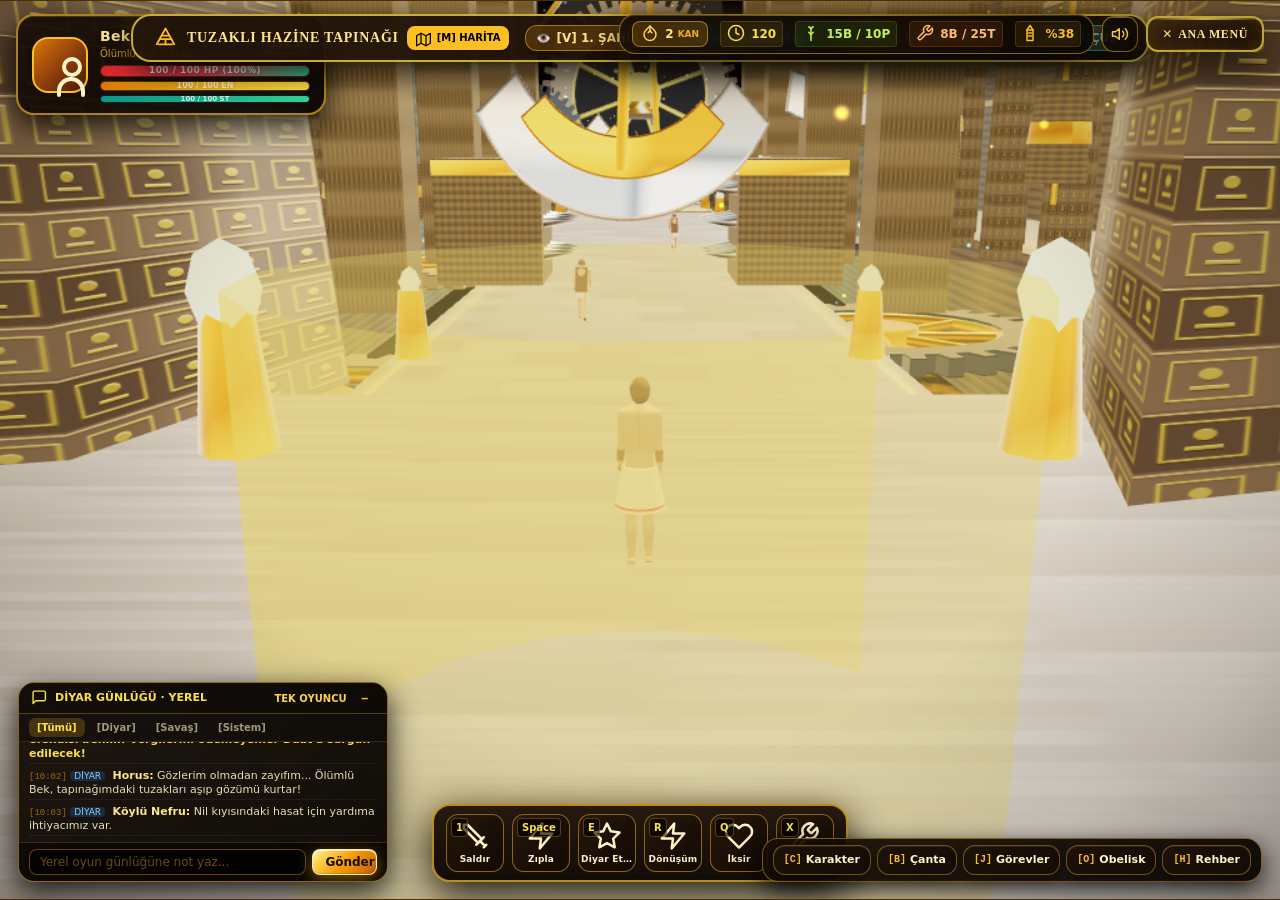
<file: horustapınak.html>
<!DOCTYPE html>
<html lang="tr">
<head>
    <meta charset="UTF-8">
    <meta name="viewport" content="width=device-width, initial-scale=1.0, maximum-scale=1.0, user-scalable=no, viewport-fit=cover">
    <title>Gods of Egypt - Diyar 4: Tanrıların Gözleri ve Tuzaklı Hazine Tapınağı</title>
    <script src="vendor/tailwindcss.js"></script>
    <script src="vendor/three.min.js"></script>
    <script src="webglSupport.js"></script>
    <script src="cinematicWorld.js"></script>
    <link rel="stylesheet" href="gameHud.css">
    <script src="gameState.js"></script>
    <script src="gameAudio.js"></script>
    <script src="gameHud.js"></script>
    <script src="egyptCharacterEngine.js"></script>
    <script src="kizCharacterEngine.js"></script>
    <script src="collisionSystem.js"></script>
    <script src="combatSystem.js"></script>
    <script src="cameraSystem.js"></script>
    <script src="mmoGatheringSystem.js"></script>
    <script src="cinematicStudio.js"></script>
    <script src="flightSystem.js"></script>
    <style>
        * { box-sizing: border-box; -webkit-tap-highlight-color: transparent; }
        body {
            margin: 0;
            overflow: hidden;
            background-color: #070504;
            font-family: system-ui, -apple-system, sans-serif;
            touch-action: none;
            user-select: none;
            -webkit-user-select: none;
            width: 100%;
            min-height: 100dvh;
            max-width: 100%;
            overscroll-behavior: none;
        }
        body > canvas {
            position: fixed;
            inset: 0;
            display: block;
            width: 100%;
            height: 100%;
            max-width: 100%;
            max-height: 100%;
        }
        .joy-glass {
            background: rgba(16, 12, 8, 0.72);
            backdrop-filter: blur(8px);
            -webkit-backdrop-filter: blur(8px);
            border: 1px solid rgba(245, 158, 11, 0.55);
            box-shadow: 0 8px 32px rgba(0, 0, 0, 0.85), 0 0 24px rgba(245, 158, 11, 0.22);
        }
    </style>
</head>
<body class="overflow-hidden">

    <!-- SADECE MOBİL YÜRÜME JOYSTICK (EKSTRA HİÇBİR BUTON VEYA MENÜ YOK) -->
    <div id="joystick-zone" class="fixed bottom-6 left-6 w-32 h-32 joy-glass rounded-full flex items-center justify-center z-20 touch-none">
        <div class="w-20 h-20 rounded-full border border-amber-400/30 pointer-events-none"></div>
        <div id="joystick-knob" class="w-12 h-12 rounded-full bg-gradient-to-tr from-amber-700 via-amber-400 to-yellow-200 border-2 border-white/90 shadow-xl absolute pointer-events-none transition-transform duration-75"></div>
    </div>

    <script>
        let scene, camera, renderer, clock;
        let player = null;
        let vaultNPCs = [];

        // Tuzaklı Tapınak, Mekanik Tuzaklar ve Horus'un Gözü Dinamik Nesneleri
        let abyssShaderUniforms = null;
        let eyeShaderUniforms = null;
        let guillotineBlades = [];
        let khopeshScytheTraps = [];
        let crusherBlocks = [];
        let collapsingBlocks = [];
        let floorSpearGrates = [];
        let precisionGears = [];
        let counterweightChains = [];
        let firePlumeParticles = [];
        let sanctumRings = [];
        let eyeOfHorusRelic = null;
        let eyeStolen = false;
        let eyeShockwaveRing = null;
        let vaultFlameInst = null;
        let vaultFlameData = [];

        // Mobil Kontroller ve 360° Kamera (Yakınlaştırma / Uzaklaştırma)
        let joyActive = false;
        let joyPointerId = null;
        let joyVec = { x: 0, y: 0 };
        const keys = { w: false, a: false, s: false, d: false };

        let camYaw = 0.0;
        let camPitch = 0.26;
        let camDist = 11.0;
        let desiredDist = 11.0;
        const activePointers = new Map();
        let lastPinchDist = 0;

        // ============================================================================
        // 1. GERÇEKÇİ ANTİK MISIR KUMTAŞI, BAZALT, LAPİS LAZULİ, 24K ALTIN VE ÇELİK DOKULARI
        // ============================================================================
        function buildTrapTempleTextures(rendererInstance) {
            // 1. Tapınak Yansıma Haritası (EnvMap - Nötr Sıcak Altın ve Derin Gölgeler)
            const envC = document.createElement('canvas');
            envC.width = 512; envC.height = 256;
            const eCtx = envC.getContext('2d');
            const skyGrad = eCtx.createLinearGradient(0, 0, 0, 256);
            skyGrad.addColorStop(0.0, '#090706');
            skyGrad.addColorStop(0.30, '#241911');
            skyGrad.addColorStop(0.48, '#b4783c');
            skyGrad.addColorStop(0.52, '#fef3c7');
            skyGrad.addColorStop(0.60, '#784820');
            skyGrad.addColorStop(0.85, '#1c120b');
            skyGrad.addColorStop(1.0, '#050403');
            eCtx.fillStyle = skyGrad;
            eCtx.fillRect(0, 0, 512, 256);

            const rawEnv = new THREE.CanvasTexture(envC);
            rawEnv.mapping = THREE.EquirectangularReflectionMapping;
            const pmrem = new THREE.PMREMGenerator(rendererInstance);
            pmrem.compileEquirectangularShader();
            const envMap = pmrem.fromEquirectangular(rawEnv).texture;
            rawEnv.dispose();
            pmrem.dispose();

            // 2. Antik Mısır Kireçtaşı & Kumtaşı Köprü Döşeme Dokusu (Dama Tahtası Görünümü Yok!)
            const stoneC = document.createElement('canvas');
            stoneC.width = 512; stoneC.height = 512;
            const stCtx = stoneC.getContext('2d');
            stCtx.fillStyle = '#362b22';
            stCtx.fillRect(0, 0, 512, 512);

            for (let y = 0; y < 512; y += 64) {
                const off = (y / 64) % 2 === 0 ? 0 : 64;
                for (let x = 0; x < 512; x += 128) {
                    const shade = 42 + ((x * 3 + y * 7) % 18);
                    stCtx.fillStyle = `rgb(${shade + 14}, ${shade + 4}, ${shade - 4})`;
                    stCtx.fillRect((x + off) % 512 + 2, y + 2, 124, 60);
                }
            }
            // Kenarlarda İnce Altın Hiyeroglif Bordür Şeridi
            stCtx.fillStyle = 'rgba(217, 155, 38, 0.65)';
            stCtx.fillRect(14, 0, 6, 512);
            stCtx.fillRect(492, 0, 6, 512);
            const causewayTex = new THREE.CanvasTexture(stoneC);
            causewayTex.wrapS = THREE.RepeatWrapping;
            causewayTex.wrapT = THREE.RepeatWrapping;
            causewayTex.repeat.set(1, 14);

            // 3. Altın Hiyeroglif Rölyefli Koyu Granit / Kumtaşı Tapınak Sütun & Duvar Dokusu
            const wallC = document.createElement('canvas');
            wallC.width = 512; wallC.height = 512;
            const wCtx = wallC.getContext('2d');
            wCtx.fillStyle = '#291f18';
            wCtx.fillRect(0, 0, 512, 512);

            for (let y = 0; y < 512; y += 64) {
                wCtx.fillStyle = y % 128 === 0 ? 'rgba(18, 12, 8, 0.5)' : 'rgba(68, 50, 34, 0.3)';
                wCtx.fillRect(0, y, 512, 60);
                wCtx.strokeStyle = 'rgba(212, 160, 56, 0.55)';
                wCtx.lineWidth = 2;
                wCtx.beginPath(); wCtx.moveTo(0, y); wCtx.lineTo(512, y); wCtx.stroke();

                for (let x = 16; x < 512; x += 64) {
                    wCtx.strokeStyle = 'rgba(234, 179, 8, 0.52)';
                    wCtx.lineWidth = 2;
                    wCtx.strokeRect(x, y + 10, 44, 40);
                    wCtx.fillStyle = 'rgba(234, 179, 8, 0.48)';
                    wCtx.beginPath();
                    wCtx.arc(x + 22, y + 24, 6, 0, Math.PI * 2);
                    wCtx.fill();
                    wCtx.fillRect(x + 12, y + 36, 20, 4);
                }
            }
            const hieroWallTex = new THREE.CanvasTexture(wallC);
            hieroWallTex.wrapS = THREE.RepeatWrapping;
            hieroWallTex.wrapT = THREE.RepeatWrapping;
            hieroWallTex.repeat.set(2, 4);

            // 4. 24K Parlak Mısır Altını Dokusu (Turuncu Değil, Gerçek Metalik Altın!)
            const goldC = document.createElement('canvas');
            goldC.width = 256; goldC.height = 256;
            const gCtx = goldC.getContext('2d');
            const gGrad = gCtx.createLinearGradient(0, 0, 256, 256);
            gGrad.addColorStop(0.0, '#fffbeb');
            gGrad.addColorStop(0.30, '#eab308');
            gGrad.addColorStop(0.68, '#a16207');
            gGrad.addColorStop(1.0, '#fde047');
            gCtx.fillStyle = gGrad;
            gCtx.fillRect(0, 0, 256, 256);
            const goldTex = new THREE.CanvasTexture(goldC);

            // 5. Keskin Şam Çeliği (Damascus Blade Steel) Bıçak Dokusu
            const steelC = document.createElement('canvas');
            steelC.width = 256; steelC.height = 256;
            const sCtx = steelC.getContext('2d');
            const sGrad = sCtx.createLinearGradient(0, 0, 256, 256);
            sGrad.addColorStop(0.0, '#f8fafc');
            sGrad.addColorStop(0.35, '#94a3b8');
            sGrad.addColorStop(0.70, '#334155');
            sGrad.addColorStop(1.0, '#e2e8f0');
            sCtx.fillStyle = sGrad;
            sCtx.fillRect(0, 0, 256, 256);
            const steelTex = new THREE.CanvasTexture(steelC);

            // 6. Keten ve Cilt Dokuları
            const linenC = document.createElement('canvas');
            linenC.width = 256; linenC.height = 256;
            const lCtx = linenC.getContext('2d');
            lCtx.fillStyle = '#d6c7b2';
            lCtx.fillRect(0, 0, 256, 256);
            lCtx.fillStyle = '#991b1b';
            lCtx.fillRect(0, 224, 256, 16);
            const linenTex = new THREE.CanvasTexture(linenC);

            const skinC = document.createElement('canvas');
            skinC.width = 256; skinC.height = 256;
            const skCtx = skinC.getContext('2d');
            skCtx.fillStyle = '#b8734b';
            skCtx.fillRect(0, 0, 256, 256);
            const skinTex = new THREE.CanvasTexture(skinC);

            return { envMap, causewayTex, hieroWallTex, goldTex, steelTex, linenTex, skinTex };
        }

        // ============================================================================
        // 2. OYUNCU (USTA HIRSIZ BEK), RAKİP HIRSIZLAR VE ANUBİS TAPINAK MUHAFIZLARI
        // ============================================================================
        let sharedCharGeos = null;
        let sharedCharMats = null;

        function initSharedCharacterAssets() {
            const torsoGeo = new THREE.CylinderGeometry(1, 1, 0.62, 20, 12, false);
            const pos = torsoGeo.attributes.position;
            for (let i = 0; i < pos.count; i++) {
                const vx = pos.getX(i), vy = pos.getY(i), vz = pos.getZ(i);
                const t = (vy + 0.31) / 0.62;
                const ang = Math.atan2(vx, vz);
                let rx = 0.14, rz = 0.10;
                if (t < 0.25) {
                    rx = THREE.MathUtils.lerp(0.14, 0.13, t / 0.25);
                    rz = THREE.MathUtils.lerp(0.10, 0.095, t / 0.25);
                } else if (t < 0.74) {
                    const k = (t - 0.25) / 0.49;
                    rx = THREE.MathUtils.lerp(0.13, 0.185, Math.sin(k * Math.PI * 0.5));
                    rz = THREE.MathUtils.lerp(0.095, 0.125, k);
                } else {
                    const k = (t - 0.74) / 0.26;
                    rx = THREE.MathUtils.lerp(0.185, 0.062, k);
                    rz = THREE.MathUtils.lerp(0.125, 0.060, k);
                }
                pos.setXYZ(i, Math.sin(ang) * rx, vy, Math.cos(ang) * rz);
            }
            torsoGeo.computeVertexNormals();

            sharedCharGeos = {
                torsoGeo,
                beltGeo: new THREE.CylinderGeometry(0.140, 0.146, 0.075, 14),
                kiltGeo: new THREE.CylinderGeometry(0.142, 0.19, 0.34, 16),
                collarGeo: new THREE.CylinderGeometry(0.085, 0.195, 0.06, 14, 1, true),
                capeGeo: new THREE.BoxGeometry(0.34, 0.68, 0.03),
                scrollGeo: new THREE.CylinderGeometry(0.028, 0.028, 0.24, 8),
                craniumGeo: new THREE.SphereGeometry(0.102, 12, 10),
                noseGeo: new THREE.ConeGeometry(0.017, 0.05, 5),
                khatGeo: new THREE.SphereGeometry(0.112, 12, 10, 0, Math.PI * 2, 0, Math.PI * 0.62),
                jackalSnoutGeo: new THREE.ConeGeometry(0.055, 0.18, 6),
                jackalEarGeo: new THREE.ConeGeometry(0.022, 0.14, 4),
                deltoidGeo: new THREE.SphereGeometry(0.054, 8, 8),
                upperArmGeo: new THREE.CylinderGeometry(0.046, 0.038, 0.26, 8),
                foreArmGeo: new THREE.CylinderGeometry(0.038, 0.029, 0.25, 8),
                handGeo: new THREE.SphereGeometry(0.03, 6, 6),
                daggerGeo: new THREE.ConeGeometry(0.025, 0.28, 4),
                spearGeo: new THREE.CylinderGeometry(0.016, 0.016, 2.6, 6),
                thighGeo: new THREE.CylinderGeometry(0.066, 0.048, 0.42, 8),
                shinGeo: new THREE.CylinderGeometry(0.048, 0.033, 0.42, 8),
                footGeo: new THREE.BoxGeometry(0.066, 0.036, 0.15)
            };

            sharedCharMats = {
                skinMat: new THREE.MeshStandardMaterial({ map: window.textures.skinTex, roughness: 0.52 }),
                linenMat: new THREE.MeshStandardMaterial({ map: window.textures.linenTex, roughness: 0.75 }),
                thiefHoodMat: new THREE.MeshStandardMaterial({ color: 0x3b2313, roughness: 0.82 }),
                scrollMat: new THREE.MeshStandardMaterial({ color: 0xfef08a, roughness: 0.5 }),
                leatherMat: new THREE.MeshStandardMaterial({ color: 0x5c3214, roughness: 0.72 }),
                obsidianMat: new THREE.MeshStandardMaterial({ color: 0x111318, metalness: 0.85, roughness: 0.2 }),
                goldMat: new THREE.MeshStandardMaterial({
                    map: window.textures.goldTex,
                    envMap: window.textures.envMap,
                    color: 0xeab308,
                    metalness: 0.90,
                    roughness: 0.18
                })
            };
        }

        function createVaultCharacter(scale = 1.0, role = 'thief_player', castShad = false) {
            if (!sharedCharGeos) initSharedCharacterAssets();

            const root = new THREE.Group();
            root.scale.setScalar(scale);

            const hips = new THREE.Group();
            hips.position.y = 0.92;
            root.add(hips);

            const isAutomaton = role === 'automaton_guard';
            const bodyMat = isAutomaton ? sharedCharMats.obsidianMat : sharedCharMats.skinMat;
            const kiltMat = isAutomaton ? sharedCharMats.goldMat : sharedCharMats.linenMat;
            const accMat = isAutomaton ? sharedCharMats.goldMat : sharedCharMats.leatherMat;

            const torso = new THREE.Mesh(sharedCharGeos.torsoGeo, bodyMat);
            torso.position.y = 0.30;
            torso.castShadow = castShad;
            hips.add(torso);

            const belt = new THREE.Mesh(sharedCharGeos.beltGeo, accMat);
            belt.position.y = 0.01;
            hips.add(belt);

            if (!isAutomaton) {
                const scroll = new THREE.Mesh(sharedCharGeos.scrollGeo, sharedCharMats.scrollMat);
                scroll.rotation.z = Math.PI / 2;
                scroll.position.set(0.14, 0.02, 0.06);
                hips.add(scroll);

                const cape = new THREE.Mesh(sharedCharGeos.capeGeo, sharedCharMats.thiefHoodMat);
                cape.position.set(0, -0.06, -0.11);
                cape.rotation.x = 0.14;
                torso.add(cape);
            }

            const kilt = new THREE.Mesh(sharedCharGeos.kiltGeo, kiltMat);
            kilt.scale.set(0.95, 1.0, 0.78);
            kilt.position.y = -0.14;
            kilt.castShadow = castShad;
            hips.add(kilt);

            const collar = new THREE.Mesh(sharedCharGeos.collarGeo, isAutomaton ? sharedCharMats.goldMat : accMat);
            collar.scale.set(1.0, 1.0, 0.72);
            collar.position.y = 0.22;
            torso.add(collar);

            const headGroup = new THREE.Group();
            headGroup.position.y = 0.33;
            torso.add(headGroup);

            const cranium = new THREE.Mesh(sharedCharGeos.craniumGeo, bodyMat);
            cranium.scale.set(0.86, 1.08, 0.95);
            cranium.position.y = 0.06;
            headGroup.add(cranium);

            if (isAutomaton) {
                const snout = new THREE.Mesh(sharedCharGeos.jackalSnoutGeo, sharedCharMats.obsidianMat);
                snout.rotation.x = Math.PI * 0.45;
                snout.position.set(0, 0.05, 0.12);
                headGroup.add(snout);

                [-0.055, 0.055].forEach(ex => {
                    const ear = new THREE.Mesh(sharedCharGeos.jackalEarGeo, sharedCharMats.goldMat);
                    ear.position.set(ex, 0.20, -0.01);
                    headGroup.add(ear);
                });
            } else {
                const nose = new THREE.Mesh(sharedCharGeos.noseGeo, bodyMat);
                nose.rotation.x = Math.PI * 0.12;
                nose.position.set(0, 0.055, 0.096);
                headGroup.add(nose);

                const hood = new THREE.Mesh(sharedCharGeos.khatGeo, sharedCharMats.thiefHoodMat);
                hood.scale.set(0.92, 1.12, 1.02);
                hood.position.y = 0.065;
                headGroup.add(hood);
            }

            function makeArm(isRight) {
                const shoulder = new THREE.Group();
                shoulder.position.set(isRight ? 0.205 : -0.205, 0.21, 0);
                torso.add(shoulder);

                shoulder.add(new THREE.Mesh(sharedCharGeos.deltoidGeo, bodyMat));

                const upper = new THREE.Mesh(sharedCharGeos.upperArmGeo, bodyMat);
                upper.position.y = -0.13;
                shoulder.add(upper);

                const elbow = new THREE.Group();
                elbow.position.y = -0.26;
                shoulder.add(elbow);

                const fore = new THREE.Mesh(sharedCharGeos.foreArmGeo, bodyMat);
                fore.position.y = -0.125;
                elbow.add(fore);

                const hand = new THREE.Mesh(sharedCharGeos.handGeo, bodyMat);
                hand.scale.set(0.8, 1.2, 0.55);
                hand.position.y = -0.26;
                elbow.add(hand);

                if (isAutomaton && isRight) {
                    const spear = new THREE.Mesh(sharedCharGeos.spearGeo, sharedCharMats.goldMat);
                    spear.position.set(0, -0.05, 0.12);
                    spear.rotation.x = Math.PI * 0.12;
                    elbow.add(spear);
                } else if (!isAutomaton && isRight) {
                    const dagger = new THREE.Mesh(sharedCharGeos.daggerGeo, sharedCharMats.goldMat);
                    dagger.rotation.x = Math.PI * 0.5;
                    dagger.position.set(0, -0.26, 0.12);
                    elbow.add(dagger);
                }

                return { shoulder, elbow };
            }

            function makeLeg(isRight) {
                const hip = new THREE.Group();
                hip.position.set(isRight ? 0.088 : -0.088, -0.04, 0);
                hips.add(hip);

                const thigh = new THREE.Mesh(sharedCharGeos.thighGeo, bodyMat);
                thigh.position.y = -0.21;
                hip.add(thigh);

                const knee = new THREE.Group();
                knee.position.y = -0.42;
                hip.add(knee);

                const shin = new THREE.Mesh(sharedCharGeos.shinGeo, bodyMat);
                shin.position.y = -0.21;
                knee.add(shin);

                const foot = new THREE.Mesh(sharedCharGeos.footGeo, accMat);
                foot.position.set(0, -0.44, 0.032);
                knee.add(foot);

                return { hip, knee, groundContact: foot };
            }

            const char = {
                root,
                hips,
                torso,
                role,
                arms: { left: makeArm(false), right: makeArm(true) },
                legs: { left: makeLeg(false), right: makeLeg(true) },
                walkPhase: Math.random() * Math.PI * 2,
                baseZ: 0
            };
            window.EgyptCharacterEngine.keepCharacterFeetOnGround(char);
            return char;
        }

        function animateCharacter(char, moving, speedMag, delta, elapsed) {
            if (!char) return;
            if (char.pelvis || (window.player === char && window.EgyptCharacterEngine)) {
                window.EgyptCharacterEngine.animateEgyptCharacter(char, moving, speedMag, delta, elapsed);
                return;
            }
            if (moving) {
                char.walkPhase += delta * (7.5 * Math.max(0.45, speedMag));
                const p = char.walkPhase;
                const s = Math.sin(p);
                const os = Math.sin(p + Math.PI);

                char.hips.position.y = 0.90 + Math.abs(Math.cos(p)) * 0.032;
                char.torso.rotation.y = -s * 0.11;
                char.torso.rotation.x = 0.12;

                char.legs.left.hip.rotation.x = s * 0.62;
                char.legs.right.hip.rotation.x = os * 0.62;
                char.legs.left.knee.rotation.x = Math.max(0, -Math.cos(p) * 0.72);
                char.legs.right.knee.rotation.x = Math.max(0, -Math.cos(p + Math.PI) * 0.72);

                char.arms.left.shoulder.rotation.x = os * 0.48;
                char.arms.right.shoulder.rotation.x = s * 0.48;
                char.arms.left.elbow.rotation.x = -0.35 - Math.max(0, os) * 0.25;
                char.arms.right.elbow.rotation.x = -0.35 - Math.max(0, s) * 0.25;
            } else {
                const breath = Math.sin(elapsed * 2.4 + char.walkPhase);
                char.hips.position.y = THREE.MathUtils.lerp(char.hips.position.y, 0.92 + breath * 0.008, 0.15);
                char.torso.rotation.y = THREE.MathUtils.lerp(char.torso.rotation.y, 0, 0.15);
                char.torso.rotation.x = THREE.MathUtils.lerp(char.torso.rotation.x, breath * 0.015, 0.15);

                char.legs.left.hip.rotation.x = THREE.MathUtils.lerp(char.legs.left.hip.rotation.x, 0, 0.15);
                char.legs.right.hip.rotation.x = THREE.MathUtils.lerp(char.legs.right.hip.rotation.x, 0, 0.15);
                char.legs.left.knee.rotation.x = THREE.MathUtils.lerp(char.legs.left.knee.rotation.x, 0, 0.15);
                char.legs.right.knee.rotation.x = THREE.MathUtils.lerp(char.legs.right.knee.rotation.x, 0, 0.15);

                char.arms.left.shoulder.rotation.x = THREE.MathUtils.lerp(char.arms.left.shoulder.rotation.x, 0.04, 0.15);
                char.arms.right.shoulder.rotation.x = THREE.MathUtils.lerp(char.arms.right.shoulder.rotation.x, -0.04, 0.15);
                char.arms.left.elbow.rotation.x = -0.18;
                char.arms.right.elbow.rotation.x = -0.18;
            }
            window.EgyptCharacterEngine.keepCharacterFeetOnGround(char);
        }

        // ============================================================================
        // 3. ÖZEL EXTRUDE GEOMETRİLERİ: YASSI JİLET GİYOTİN BALTA & HASSAS MEKANİK ÇARK
        // ============================================================================
        function createRazorCrescentBladeMesh(steelMat, goldMat) {
            const bladeGroup = new THREE.Group();

            // Yassı, Jilet Keskinliğinde Çift Ağızlı Hilal Giyotin Bıçağı (Sosis Boru Değil!)
            const shape = new THREE.Shape();
            shape.absarc(0, 3.2, 4.4, Math.PI * 1.12, Math.PI * 1.88, false);
            shape.absarc(0, 4.3, 3.5, Math.PI * 1.84, Math.PI * 1.16, true);
            shape.closePath();

            const extrudeSettings = {
                depth: 0.08,
                bevelEnabled: true,
                bevelSegments: 3,
                steps: 1,
                bevelSize: 0.12,
                bevelThickness: 0.06
            };
            const bladeGeo = new THREE.ExtrudeGeometry(shape, extrudeSettings);
            bladeGeo.center();
            const bladeMesh = new THREE.Mesh(bladeGeo, steelMat);
            bladeGroup.add(bladeMesh);

            // Bıçağın Üst Sırtında İşlemeli Altın Horus Kanat Yatağı
            const spineShape = new THREE.Shape();
            spineShape.absarc(0, 3.6, 3.4, Math.PI * 1.18, Math.PI * 1.82, false);
            spineShape.absarc(0, 4.2, 2.9, Math.PI * 1.78, Math.PI * 1.22, true);
            spineShape.closePath();

            const spineGeo = new THREE.ExtrudeGeometry(spineShape, {
                depth: 0.22,
                bevelEnabled: true,
                bevelSegments: 2,
                steps: 1,
                bevelSize: 0.05,
                bevelThickness: 0.05
            });
            spineGeo.center();
            const spineMesh = new THREE.Mesh(spineGeo, goldMat);
            spineMesh.position.y = 0.28;
            bladeGroup.add(spineMesh);

            return bladeGroup;
        }

        function createPrecisionClockworkGear(radius, numTeeth, thickness, metalMat, goldRimMat) {
            const gearGroup = new THREE.Group();

            // Tek Parça Hassas Dişli Çark Profili (Kaba Kutu Dişler Değil!)
            const gearShape = new THREE.Shape();
            const innerR = radius * 0.88;
            const outerR = radius;
            const step = (Math.PI * 2) / numTeeth;

            for (let i = 0; i < numTeeth; i++) {
                const a0 = i * step;
                const a1 = a0 + step * 0.22;
                const a2 = a0 + step * 0.32;
                const a3 = a0 + step * 0.68;
                const a4 = a0 + step * 0.78;

                if (i === 0) gearShape.moveTo(Math.cos(a0) * innerR, Math.sin(a0) * innerR);
                else gearShape.lineTo(Math.cos(a0) * innerR, Math.sin(a0) * innerR);

                gearShape.lineTo(Math.cos(a1) * innerR, Math.sin(a1) * innerR);
                gearShape.lineTo(Math.cos(a2) * outerR, Math.sin(a2) * outerR);
                gearShape.lineTo(Math.cos(a3) * outerR, Math.sin(a3) * outerR);
                gearShape.lineTo(Math.cos(a4) * innerR, Math.sin(a4) * innerR);
            }
            gearShape.closePath();

            // İç Boşluk (Hafifletilmiş İskelet Çark Görünümü)
            const holePath = new THREE.Path();
            holePath.absarc(0, 0, radius * 0.70, 0, Math.PI * 2, true);
            gearShape.holes.push(holePath);

            const gearGeo = new THREE.ExtrudeGeometry(gearShape, {
                depth: thickness,
                bevelEnabled: true,
                bevelSegments: 2,
                steps: 1,
                bevelSize: 0.08,
                bevelThickness: 0.08
            });
            gearGeo.center();
            const rimMesh = new THREE.Mesh(gearGeo, metalMat);
            gearGroup.add(rimMesh);

            // İç Altın Çember ve 8 Zarif Mısır Kol Dikmesi
            const goldRing = new THREE.Mesh(
                new THREE.TorusGeometry(radius * 0.70, thickness * 0.45, 10, 36),
                goldRimMat
            );
            gearGroup.add(goldRing);

            const hub = new THREE.Mesh(
                new THREE.CylinderGeometry(radius * 0.22, radius * 0.22, thickness * 1.4, 20),
                goldRimMat
            );
            hub.rotation.x = Math.PI / 2;
            gearGroup.add(hub);

            for (let s = 0; s < 8; s++) {
                const ang = (s / 8) * Math.PI * 2;
                const spoke = new THREE.Mesh(
                    new THREE.CylinderGeometry(thickness * 0.25, thickness * 0.38, radius * 1.38, 8),
                    goldRimMat
                );
                spoke.rotation.z = ang;
                gearGroup.add(spoke);
            }

            return gearGroup;
        }

        function createCircularPointsMaterial(sizeVal, opacityVal) {
            return new THREE.ShaderMaterial({
                uniforms: {
                    uSize: { value: sizeVal },
                    uOpacity: { value: opacityVal }
                },
                vertexShader: `
                    uniform float uSize;
                    attribute vec3 color;
                    varying vec3 vColor;
                    void main() {
                        vColor = color;
                        vec4 mvPosition = modelViewMatrix * vec4(position, 1.0);
                        gl_PointSize = uSize * (280.0 / -mvPosition.z);
                        gl_Position = projectionMatrix * mvPosition;
                    }
                `,
                fragmentShader: `
                    uniform float uOpacity;
                    varying vec3 vColor;
                    void main() {
                        float d = length(gl_PointCoord - vec2(0.5));
                        if (d > 0.5) discard;
                        float alpha = smoothstep(0.5, 0.05, d) * uOpacity;
                        gl_FragColor = vec4(vColor, alpha);
                    }
                `,
                transparent: true,
                depthWrite: false,
                blending: THREE.AdditiveBlending
            });
        }

        // ============================================================================
        // 4. DİYAR 4: SET'İN TUZAKLI HAZİNE PİRAMİDİ VE HORUS'UN GÖZÜ MAHZENİ İNŞASI
        // ============================================================================
        function buildGodsOfEgyptTrapTempleWorld() {
            const worldGroup = new THREE.Group();
            worldGroup.name = "GodsOfEgypt_EyeOfHorus_TrapVault";
            scene.add(worldGroup);

            const dummy = new THREE.Object3D();

            const goldMat = new THREE.MeshStandardMaterial({
                map: window.textures.goldTex,
                envMap: window.textures.envMap,
                envMapIntensity: 1.9,
                color: 0xeab308,
                metalness: 0.90,
                roughness: 0.18
            });
            const antiqueBronzeMat = new THREE.MeshStandardMaterial({
                color: 0x5c4028,
                envMap: window.textures.envMap,
                envMapIntensity: 1.3,
                metalness: 0.82,
                roughness: 0.30
            });
            const steelBladeMat = new THREE.MeshStandardMaterial({
                map: window.textures.steelTex,
                envMap: window.textures.envMap,
                envMapIntensity: 2.3,
                color: 0xf1f5f9,
                metalness: 0.95,
                roughness: 0.12
            });
            const obsidianMat = new THREE.MeshStandardMaterial({
                color: 0x121318,
                envMap: window.textures.envMap,
                envMapIntensity: 1.4,
                metalness: 0.80,
                roughness: 0.22
            });
            const lapisMat = new THREE.MeshStandardMaterial({
                color: 0x1e3a8a,
                envMap: window.textures.envMap,
                metalness: 0.65,
                roughness: 0.25
            });
            const hieroWallMat = new THREE.MeshStandardMaterial({
                map: window.textures.hieroWallTex,
                bumpMap: window.textures.hieroWallTex,
                bumpScale: 0.04,
                roughness: 0.62,
                metalness: 0.18
            });
            const causewayMat = new THREE.MeshStandardMaterial({
                map: window.textures.causewayTex,
                bumpMap: window.textures.causewayTex,
                bumpScale: 0.03,
                roughness: 0.55,
                metalness: 0.25
            });
            const solarFlameMat = new THREE.MeshBasicMaterial({ color: 0xfef08a });

            vaultFlameData = [];
            function addVaultBrazier(x, y, z, scale = 1.0) {
                vaultFlameData.push({ x, y, z, scale, phase: Math.random() * Math.PI * 2 });
            }

            // ------------------------------------------------------------------------
            // A. DERİN UÇURUM TABANI: KARANLIK BAZALT UÇURUM & PARLAYAN MAGMA ÇATLAKLARI
            // ------------------------------------------------------------------------
            abyssShaderUniforms = { uTime: { value: 0 } };
            const abyssShaderMat = new THREE.ShaderMaterial({
                uniforms: abyssShaderUniforms,
                vertexShader: `
                    varying vec3 vWorldPos;
                    void main() {
                        vec4 wp = modelMatrix * vec4(position, 1.0);
                        vWorldPos = wp.xyz;
                        gl_Position = projectionMatrix * viewMatrix * wp;
                    }
                `,
                fragmentShader: `
                    uniform float uTime;
                    varying vec3 vWorldPos;

                    float hash(vec2 p) {
                        return fract(sin(dot(p, vec2(127.1, 311.7))) * 43758.5453123);
                    }
                    float noise(vec2 p) {
                        vec2 i = floor(p);
                        vec2 f = fract(p);
                        f = f * f * (3.0 - 2.0 * f);
                        return mix(mix(hash(i + vec2(0,0)), hash(i + vec2(1,0)), f.x),
                                   mix(hash(i + vec2(0,1)), hash(i + vec2(1,1)), f.x), f.y);
                    }
                    float fbm(vec2 p) {
                        float v = 0.0, a = 0.5;
                        for (int i = 0; i < 5; i++) {
                            v += a * noise(p);
                            p *= 2.1;
                            a *= 0.5;
                        }
                        return v;
                    }
                    void main() {
                        vec2 center = vec2(0.0, -115.0);
                        vec2 dVec = (vWorldPos.xz - center) * 0.015;
                        float r = length(dVec);
                        float ang = atan(dVec.y, dVec.x) - uTime * 0.35 + 1.4 / (r + 0.35);
                        vec2 swirlUv = vec2(cos(ang), sin(ang)) * r * 5.0;
                        float n = fbm(swirlUv);

                        vec3 colObsidian = vec3(0.03, 0.025, 0.02);
                        vec3 colSandstone = vec3(0.16, 0.10, 0.05);
                        vec3 colMoltenGold = vec3(0.95, 0.62, 0.12);

                        float cracks = smoothstep(0.62, 0.78, n);
                        vec3 col = mix(colObsidian, colSandstone, n);
                        col = mix(col, colMoltenGold, cracks * exp(-r * 0.45));
                        col += colMoltenGold * exp(-r * 2.8) * 0.65;

                        gl_FragColor = vec4(col, 1.0);
                    }
                `
            });

            const abyssFloor = new THREE.Mesh(new THREE.PlaneGeometry(520, 560), abyssShaderMat);
            abyssFloor.rotation.x = -Math.PI / 2;
            abyssFloor.position.set(0, -34.0, -40.0);
            worldGroup.add(abyssFloor);

            // ------------------------------------------------------------------------
            // B. ANITSAL YERALTI PİRAMİT SALONU, GALERİ SÜTUNLARI VE DEV FİRAVUN HEYKELLERİ
            // ------------------------------------------------------------------------
            [-1, 1].forEach(side => {
                for (let tier = 0; tier < 4; tier++) {
                    const wallX = side * (46 + tier * 14);
                    const wallY = -14 + tier * 16;
                    const terrace = new THREE.Mesh(new THREE.BoxGeometry(16, 18, 340), hieroWallMat);
                    terrace.position.set(wallX, wallY, -35);
                    terrace.receiveShadow = true;
                    worldGroup.add(terrace);

                    const cornice = new THREE.Mesh(new THREE.BoxGeometry(16.8, 0.8, 342), goldMat);
                    cornice.position.set(wallX, wallY + 9.2, -35);
                    worldGroup.add(cornice);
                }
            });

            // Galeriler Boyunca 64 Dev Tapınak Sütunu ve Altın Papirüs Başlıkları (GPU Instanced)
            const colShaftGeo = new THREE.CylinderGeometry(1.75, 2.15, 34.0, 16);
            const colCapGeo = new THREE.CylinderGeometry(3.0, 1.75, 3.0, 16);
            const colShaftInst = new THREE.InstancedMesh(colShaftGeo, hieroWallMat, 64);
            const colCapInst = new THREE.InstancedMesh(colCapGeo, goldMat, 64);
            let cIdx = 0;

            for (let zPos = 85; zPos >= -155; zPos -= 16) {
                [-36, 36].forEach(xPos => {
                    if (cIdx >= 64) return;
                    dummy.position.set(xPos, 11.0, zPos);
                    dummy.rotation.set(0, 0, 0);
                    dummy.scale.setScalar(1);
                    dummy.updateMatrix();
                    colShaftInst.setMatrixAt(cIdx, dummy.matrix);

                    dummy.position.set(xPos, 28.5, zPos);
                    dummy.updateMatrix();
                    colCapInst.setMatrixAt(cIdx++, dummy.matrix);
                });
            }
            colShaftInst.count = cIdx;
            colCapInst.count = cIdx;
            worldGroup.add(colShaftInst, colCapInst);

            // Piramit Tepesinden Horus'un Gözü Sunağına İnen Hacimsel Güneş Işığı Hüzmesi (Oculus God-Ray)
            const godRayCone = new THREE.Mesh(
                new THREE.CylinderGeometry(5.5, 19.5, 120.0, 32, 1, true),
                new THREE.MeshBasicMaterial({
                    color: 0xfffbeb,
                    transparent: true,
                    opacity: 0.11,
                    blending: THREE.AdditiveBlending,
                    depthWrite: false,
                    side: THREE.DoubleSide
                })
            );
            godRayCone.position.set(0, 52.0, -115.0);
            worldGroup.add(godRayCone);

            // ------------------------------------------------------------------------
            // C. GİRİŞ PİLON KAPISI VE KEMERLİ TAŞ VİYADÜK KÖPRÜSÜ (Mantar Masa Görünümü Yok!)
            // ------------------------------------------------------------------------
            // Giriş Meydanı: Uçurum Tabanına Kadar İnen Masif İkiz Taş Kule Kaidesi
            const entryFoundation = new THREE.Mesh(new THREE.BoxGeometry(28.0, 36.0, 24.0), hieroWallMat);
            entryFoundation.position.set(0, -18.0, 92.0);
            entryFoundation.receiveShadow = true;
            worldGroup.add(entryFoundation);

            const entryFloor = new THREE.Mesh(new THREE.BoxGeometry(28.4, 0.8, 24.4), causewayMat);
            entryFloor.position.set(0, 0.0, 92.0);
            entryFloor.receiveShadow = true;
            worldGroup.add(entryFloor);

            // Girişte İkiz Anıtsal Mısır Pilon Kuleleri ve Oturan Firavun Kolosları (z = 82)
            [-10.5, 10.5].forEach(px => {
                const pylon = new THREE.Mesh(new THREE.CylinderGeometry(3.2, 4.8, 24.0, 4), hieroWallMat);
                pylon.rotation.y = Math.PI / 4;
                pylon.scale.set(1.35, 1.0, 0.75);
                pylon.position.set(px, 12.0, 81.5);
                worldGroup.add(pylon);

                const pylonCap = new THREE.Mesh(new THREE.BoxGeometry(7.2, 0.9, 4.6), goldMat);
                pylonCap.position.set(px, 24.2, 81.5);
                worldGroup.add(pylonCap);

                addVaultBrazier(px * 0.55, 0.4, 83.5, 1.15);
            });

            // Ana Yürüyüş Köprüsü Omurgası ve Uçuruma İnen Kemerli Taş Viyadük Ayakları
            const mainBridge = new THREE.Mesh(new THREE.BoxGeometry(11.4, 2.2, 178.0), causewayMat);
            mainBridge.position.set(0, -1.1, -6.0);
            mainBridge.receiveShadow = true;
            worldGroup.add(mainBridge);

            // Köprü Altında Kesintisiz Kemerli Taş Ayaklar (Viaduct Arches)
            for (let pz = 74; pz >= -86; pz -= 16) {
                const pier = new THREE.Mesh(new THREE.BoxGeometry(8.6, 34.0, 3.8), hieroWallMat);
                pier.position.set(0, -18.0, pz);
                worldGroup.add(pier);

                const archRing = new THREE.Mesh(new THREE.TorusGeometry(6.2, 1.1, 8, 20, Math.PI), hieroWallMat);
                archRing.rotation.y = Math.PI / 2;
                archRing.position.set(0, -8.5, pz - 8.0);
                worldGroup.add(archRing);

                addVaultBrazier(-5.2, 0.0, pz, 0.85);
                addVaultBrazier(5.2, 0.0, pz, 0.85);
            }

            // ------------------------------------------------------------------------
            // D. HASSAS BRONZ/ALTIN SAAT MEKANİZMASI ÇARKLARI VE KARŞI AĞIRLIK ZİNCİRLERİ
            // ------------------------------------------------------------------------
            precisionGears = [];
            counterweightChains = [];
            const gearSpecs = [
                // Köprü Altındaki Mekanik Çukurda Birbirine Kenetli Hassas Saat Çarkları
                { x: -13.5, y: -5.5, z: 56,  r: 9.5,  teeth: 32, thick: 0.85, rx: Math.PI / 2, ry: 0, spd: 0.35 },
                { x: 13.5,  y: -5.5, z: 38,  r: 9.5,  teeth: 32, thick: 0.85, rx: Math.PI / 2, ry: 0, spd: -0.35 },
                { x: -14.5, y: -5.0, z: 6,   r: 11.0, teeth: 36, thick: 0.95, rx: Math.PI / 2, ry: 0, spd: 0.28 },
                { x: 14.5,  y: -5.0, z: -18, r: 11.0, teeth: 36, thick: 0.95, rx: Math.PI / 2, ry: 0, spd: -0.28 },
                { x: -13.5, y: -5.5, z: -52, r: 9.8,  teeth: 32, thick: 0.85, rx: Math.PI / 2, ry: 0, spd: 0.40 },
                { x: 13.5,  y: -5.5, z: -72, r: 9.8,  teeth: 32, thick: 0.85, rx: Math.PI / 2, ry: 0, spd: -0.40 },
                // Sunağın Arkasındaki Devasa Tapınak Usturlap Mekanizması
                { x: 0,     y: 16.0, z: -148, r: 21.0, teeth: 48, thick: 1.4, rx: 0, ry: 0, spd: 0.18 },
                { x: -23,   y: 7.0,  z: -146, r: 11.0, teeth: 32, thick: 1.1, rx: 0, ry: 0, spd: -0.34 },
                { x: 23,    y: 7.0,  z: -146, r: 11.0, teeth: 32, thick: 1.1, rx: 0, ry: 0, spd: -0.34 }
            ];

            gearSpecs.forEach((cfg, idx) => {
                const holder = new THREE.Group();
                holder.position.set(cfg.x, cfg.y, cfg.z);
                holder.rotation.set(cfg.rx, cfg.ry, 0);
                worldGroup.add(holder);

                const gMesh = createPrecisionClockworkGear(
                    cfg.r,
                    cfg.teeth,
                    cfg.thick,
                    idx % 2 === 0 ? antiqueBronzeMat : obsidianMat,
                    goldMat
                );
                holder.add(gMesh);
                precisionGears.push({ mesh: gMesh, speed: cfg.spd });
            });

            // Yan Galerilerden Uçuruma İnip Çıkan Dev Altın Karşı Ağırlık Sütunları (Counterweights)
            for (let wz = 60; wz >= -70; wz -= 26) {
                [-24, 24].forEach((wx, sIdx) => {
                    const cwGroup = new THREE.Group();
                    cwGroup.position.set(wx, 4.0, wz);
                    worldGroup.add(cwGroup);

                    const chainRod = new THREE.Mesh(new THREE.CylinderGeometry(0.18, 0.18, 32.0, 8), goldMat);
                    chainRod.position.y = 12.0;
                    cwGroup.add(chainRod);

                    const weightBlock = new THREE.Mesh(new THREE.CylinderGeometry(1.6, 1.8, 5.5, 8), hieroWallMat);
                    cwGroup.add(weightBlock);

                    const goldBands = new THREE.Mesh(new THREE.CylinderGeometry(1.75, 1.9, 1.2, 8), goldMat);
                    cwGroup.add(goldBands);

                    counterweightChains.push({ group: cwGroup, phase: wz * 0.25 + sIdx * Math.PI });
                });
            }

            // ------------------------------------------------------------------------
            // E. BÖLGE 1 (z = +68 .. +24): YASSI JİLET HİLAL GİYOTİN BALTALAR & TAŞ EZİCİ BLOKLAR
            // (Sosis Gibi Yuvarlak Torus Borular Tamamen Kaldırıldı!)
            // ------------------------------------------------------------------------
            guillotineBlades = [];
            [66, 52, 38, 24].forEach((zAxe, idx) => {
                [-7.8, 7.8].forEach(px => {
                    const pillar = new THREE.Mesh(new THREE.BoxGeometry(2.2, 22.0, 2.2), hieroWallMat);
                    pillar.position.set(px, 11.0, zAxe);
                    worldGroup.add(pillar);
                });
                const beam = new THREE.Mesh(new THREE.BoxGeometry(18.2, 2.0, 2.6), hieroWallMat);
                beam.position.set(0, 21.2, zAxe);
                worldGroup.add(beam);

                const goldTrim = new THREE.Mesh(new THREE.BoxGeometry(18.6, 0.45, 2.8), goldMat);
                goldTrim.position.set(0, 20.1, zAxe);
                worldGroup.add(goldTrim);

                const pivotGroup = new THREE.Group();
                pivotGroup.position.set(0, 20.2, zAxe);
                worldGroup.add(pivotGroup);

                const hangerBar = new THREE.Mesh(new THREE.BoxGeometry(0.32, 16.2, 0.65), goldMat);
                hangerBar.position.y = -8.1;
                pivotGroup.add(hangerBar);

                const razorBlade = createRazorCrescentBladeMesh(steelBladeMat, goldMat);
                razorBlade.position.y = -15.6;
                pivotGroup.add(razorBlade);

                guillotineBlades.push({
                    pivot: pivotGroup,
                    speed: 2.3,
                    phase: idx * 1.55,
                    maxAngle: 0.68
                });
            });

            // İki Yandan Merkeze Çarpan Hiyeroglifli Dikenli Taş Ezici Bloklar (z = 59, 45, 31)
            crusherBlocks = [];
            [59, 45, 31].forEach((zCrush, idx) => {
                [-1, 1].forEach(side => {
                    const cGroup = new THREE.Group();
                    cGroup.position.set(side * 9.2, 2.2, zCrush);
                    worldGroup.add(cGroup);

                    const stoneBlock = new THREE.Mesh(new THREE.BoxGeometry(3.6, 4.2, 4.4), hieroWallMat);
                    stoneBlock.castShadow = true;
                    cGroup.add(stoneBlock);

                    const goldBorder = new THREE.Mesh(new THREE.BoxGeometry(3.7, 0.5, 4.5), goldMat);
                    goldBorder.position.y = 1.8;
                    cGroup.add(goldBorder);

                    for (let sy = -1.1; sy <= 1.1; sy += 1.1) {
                        for (let sz = -1.3; sz <= 1.3; sz += 1.3) {
                            const spike = new THREE.Mesh(new THREE.ConeGeometry(0.24, 1.25, 4), steelBladeMat);
                            spike.rotation.z = side * (Math.PI / 2);
                            spike.position.set(-side * 2.4, sy, sz);
                            cGroup.add(spike);
                        }
                    }
                    crusherBlocks.push({ group: cGroup, side, phase: idx * 1.8 });
                });
            });

            // ------------------------------------------------------------------------
            // F. BÖLGE 2 (z = +14 .. -34): FİLMDEKİ UÇURUMA ÇÖKEN TAŞ KÖPRÜ BLOKLARI,
            // YER MIZRAK IZGARALARI VE DÖNEN KHOPESH ORAK TUZAKLARI (Kahverengi Kütükler Silindi!)
            // ------------------------------------------------------------------------
            collapsingBlocks = [];
            floorSpearGrates = [];
            khopeshScytheTraps = [];

            for (let tz = 12; tz >= -32; tz -= 6.0) {
                // Köprü Kenarlarında Titreyip Uçuruma Düşen Gerçek Taş Köprü Blokları (Beyaz Kare Değil!)
                [-3.9, 3.9].forEach((tx, sIdx) => {
                    const stoneSlab = new THREE.Mesh(new THREE.BoxGeometry(3.1, 1.6, 5.2), hieroWallMat);
                    stoneSlab.position.set(tx, -0.75, tz);
                    worldGroup.add(stoneSlab);

                    const goldInlay = new THREE.Mesh(new THREE.BoxGeometry(2.6, 0.08, 4.6), goldMat);
                    goldInlay.position.y = 0.81;
                    stoneSlab.add(goldInlay);

                    collapsingBlocks.push({ mesh: stoneSlab, phase: tz * 0.35 + sIdx * Math.PI });
                });

                // Zemindeki Altın Izgaralardan Fırlayan Mızrak Tuzakları
                const spGroup = new THREE.Group();
                spGroup.position.set((Math.abs(tz) % 12 === 0) ? -1.8 : 1.8, -3.2, tz);
                worldGroup.add(spGroup);

                for (let sx = -0.7; sx <= 0.7; sx += 0.7) {
                    for (let sz = -1.0; sz <= 1.0; sz += 1.0) {
                        const spear = new THREE.Mesh(new THREE.ConeGeometry(0.12, 3.2, 6), steelBladeMat);
                        spear.position.set(sx, 1.6, sz);
                        spGroup.add(spear);
                    }
                }
                floorSpearGrates.push({ group: spGroup, phase: tz * 0.5 });
            }

            // Yan Sütunlardaki Anubis Otomatlarından Köprüye Uzanan Dönen Çift Khopesh Orak Bıçakları
            [9, -3, -15, -27].forEach((zScythe, sIdx) => {
                const side = sIdx % 2 === 0 ? -1 : 1;
                const post = new THREE.Mesh(new THREE.CylinderGeometry(0.75, 0.95, 4.2, 12), obsidianMat);
                post.position.set(side * 5.8, 2.1, zScythe);
                worldGroup.add(post);

                const cap = new THREE.Mesh(new THREE.CylinderGeometry(0.95, 0.75, 0.6, 12), goldMat);
                cap.position.set(side * 5.8, 4.3, zScythe);
                worldGroup.add(cap);

                const spinner = new THREE.Group();
                spinner.position.set(side * 5.8, 1.35, zScythe);
                worldGroup.add(spinner);

                for (let b = 0; b < 3; b++) {
                    const ang = (b / 3) * Math.PI * 2;
                    const arm = new THREE.Group();
                    arm.rotation.y = ang;
                    spinner.add(arm);

                    const scytheBlade = new THREE.Mesh(new THREE.BoxGeometry(4.6, 0.08, 0.55), steelBladeMat);
                    scytheBlade.position.x = 2.3;
                    arm.add(scytheBlade);

                    const goldSpine = new THREE.Mesh(new THREE.BoxGeometry(4.2, 0.14, 0.22), goldMat);
                    goldSpine.position.x = 2.1;
                    arm.add(goldSpine);
                }
                khopeshScytheTraps.push({ spinner, speed: side * 4.2 });
            });

            // ------------------------------------------------------------------------
            // G. BÖLGE 3 (z = -40 .. -84): GERÇEK ALEV PARÇACIKLI KOBRA HEYKELLERİ
            // (Sarı Üçgen Koni "Ateşler" Tamamen Kaldırıldı!)
            // ------------------------------------------------------------------------
            firePlumeParticles = [];
            const fireBulletGeo = new THREE.SphereGeometry(0.38, 8, 8);
            const fireBulletMat = new THREE.MeshBasicMaterial({
                color: 0xf97316,
                transparent: true,
                opacity: 0.85,
                blending: THREE.AdditiveBlending,
                depthWrite: false
            });

            [-44, -58, -72, -84].forEach((zCobra, cIdx) => {
                [-1, 1].forEach(side => {
                    const cobraGroup = new THREE.Group();
                    cobraGroup.position.set(side * 6.4, 0, zCobra);
                    cobraGroup.rotation.y = -side * (Math.PI / 2);
                    worldGroup.add(cobraGroup);

                    const plinth = new THREE.Mesh(new THREE.BoxGeometry(2.2, 2.0, 2.2), hieroWallMat);
                    plinth.position.y = 1.0;
                    cobraGroup.add(plinth);

                    // Kobra Gövdesi ve Kabarık Uraeus Kobra Kalkanı
                    const neck = new THREE.Mesh(new THREE.CylinderGeometry(0.42, 0.68, 3.2, 12), goldMat);
                    neck.position.y = 3.4;
                    cobraGroup.add(neck);

                    const hood = new THREE.Mesh(new THREE.SphereGeometry(1.25, 14, 12), goldMat);
                    hood.scale.set(1.2, 1.35, 0.28);
                    hood.position.set(0, 4.4, 0.15);
                    cobraGroup.add(hood);

                    const head = new THREE.Mesh(new THREE.BoxGeometry(0.75, 0.55, 1.2), obsidianMat);
                    head.position.set(0, 5.1, 0.55);
                    cobraGroup.add(head);

                    // Kobranın Ağzından Püsküren Dinamik Alev Kürecikleri (Üçgen Koni Yok!)
                    for (let p = 0; p < 8; p++) {
                        const fireball = new THREE.Mesh(fireBulletGeo, fireBulletMat);
                        cobraGroup.add(fireball);
                        firePlumeParticles.push({
                            mesh: fireball,
                            offset: p / 8,
                            phase: cIdx * 1.2 + (side === 1 ? 0 : Math.PI)
                        });
                    }
                });
            });

            // ------------------------------------------------------------------------
            // H. BÖLGE 4 (z = -115): HORUS'UN GÖZÜ TAPINAK KÖŞKÜ (NAOS) VE GERÇEKÇİ HAZİNELER
            // (Trafik Konisi Pençeler ve Dev Turuncu Patates Küreler Tamamen Kaldırıldı!)
            // ------------------------------------------------------------------------
            const sanctumIsland = new THREE.Mesh(new THREE.CylinderGeometry(19.5, 23.0, 34.0, 36), hieroWallMat);
            sanctumIsland.position.set(0, -17.0, -115.0);
            sanctumIsland.receiveShadow = true;
            worldGroup.add(sanctumIsland);

            const sanctumFloor = new THREE.Mesh(new THREE.CylinderGeometry(19.6, 19.6, 0.6, 36), causewayMat);
            sanctumFloor.position.set(0, 0.0, -115.0);
            sanctumFloor.receiveShadow = true;
            worldGroup.add(sanctumFloor);

            const sanctumGoldRim = new THREE.Mesh(new THREE.TorusGeometry(19.6, 0.45, 12, 48), goldMat);
            sanctumGoldRim.rotation.x = Math.PI / 2;
            sanctumGoldRim.position.set(0, 0.3, -115.0);
            worldGroup.add(sanctumGoldRim);

            // Merkezde 4 Basamaklı Siyah Obsidyen & Altın Hazine Sunağı
            for (let st = 0; st < 4; st++) {
                const step = new THREE.Mesh(
                    new THREE.BoxGeometry(10.5 - st * 1.4, 0.55, 10.5 - st * 1.4),
                    st % 2 === 0 ? obsidianMat : goldMat
                );
                step.position.set(0, 0.55 + st * 0.55, -115.0);
                worldGroup.add(step);
            }

            // Sunağın Üzerinde 4 Altın Lotus Sütunlu Mısır Tapınak Köşkü (Naos Canopy)
            [[-2.8, -2.8], [2.8, -2.8], [-2.8, 2.8], [2.8, 2.8]].forEach(([cx, cz]) => {
                const pillar = new THREE.Mesh(new THREE.CylinderGeometry(0.38, 0.48, 7.2, 14), goldMat);
                pillar.position.set(cx, 6.0, -115.0 + cz);
                worldGroup.add(pillar);

                const lotusCap = new THREE.Mesh(new THREE.CylinderGeometry(0.75, 0.38, 0.9, 14), lapisMat);
                lotusCap.position.set(cx, 9.8, -115.0 + cz);
                worldGroup.add(lotusCap);
            });

            const shrineRoof = new THREE.Mesh(new THREE.BoxGeometry(7.2, 0.9, 7.2), hieroWallMat);
            shrineRoof.position.set(0, 10.6, -115.0);
            worldGroup.add(shrineRoof);

            const shrineCornice = new THREE.Mesh(new THREE.CylinderGeometry(2.2, 4.2, 2.2, 4), goldMat);
            shrineCornice.rotation.y = Math.PI / 4;
            shrineCornice.position.set(0, 12.1, -115.0);
            worldGroup.add(shrineCornice);

            // Sunağın Ortasında Altın Skarab / Kobra Kaideli Kutsal Sütun (Trafik Konisi Yok!)
            const relicPedestal = new THREE.Mesh(new THREE.CylinderGeometry(0.75, 1.15, 2.2, 16), obsidianMat);
            relicPedestal.position.set(0, 3.5, -115.0);
            worldGroup.add(relicPedestal);

            const cradleWings = new THREE.Mesh(new THREE.TorusGeometry(1.15, 0.14, 10, 24, Math.PI), goldMat);
            cradleWings.rotation.z = Math.PI;
            cradleWings.position.set(0, 5.4, -115.0);
            worldGroup.add(cradleWings);

            // Köşkün İçinde Dönen 2 İnce Zarif Altın Usturlap Halkası
            sanctumRings = [];
            [2.1, 2.6].forEach((rad, rIdx) => {
                const ring = new THREE.Mesh(new THREE.TorusGeometry(rad, 0.08, 10, 36), goldMat);
                ring.position.set(0, 5.6, -115.0);
                worldGroup.add(ring);
                sanctumRings.push({
                    mesh: ring,
                    speedX: (rIdx === 0 ? 1 : -1) * 0.85,
                    speedY: (rIdx === 0 ? -1 : 1) * 0.65
                });
            });

            // ------------------------------------------------------------------------
            // I. GERÇEK 3B KRİSTAL SAFİR & ALTIN "HORUS'UN GÖZÜ" (WEDJAT EYE RELIC)
            // ------------------------------------------------------------------------
            eyeOfHorusRelic = new THREE.Group();
            eyeOfHorusRelic.position.set(0, 5.6, -115.0);
            worldGroup.add(eyeOfHorusRelic);

            eyeShaderUniforms = { uTime: { value: 0 } };
            const eyeCrystalShader = new THREE.ShaderMaterial({
                uniforms: eyeShaderUniforms,
                vertexShader: `
                    varying vec2 vUv;
                    varying vec3 vNormal;
                    void main() {
                        vUv = uv;
                        vNormal = normalize(normalMatrix * normal);
                        gl_Position = projectionMatrix * modelViewMatrix * vec4(position, 1.0);
                    }
                `,
                fragmentShader: `
                    uniform float uTime;
                    varying vec2 vUv;
                    varying vec3 vNormal;
                    void main() {
                        vec2 p = vUv * 2.0 - 1.0;
                        float r = length(p);
                        float a = atan(p.y, p.x);
                        float irisFibers = sin(a * 24.0 + sin(r * 12.0 - uTime * 3.0)) * 0.5 + 0.5;

                        vec3 pupilCol = vec3(0.01, 0.03, 0.09);
                        vec3 sapphireCol = vec3(0.08, 0.58, 0.98);
                        vec3 celestialGold = vec3(1.0, 0.92, 0.48);

                        vec3 irisCol = mix(sapphireCol, celestialGold, irisFibers * 0.65);
                        vec3 col = mix(pupilCol, irisCol, smoothstep(0.18, 0.24, r));
                        float rim = pow(1.0 - max(0.0, dot(vNormal, vec3(0.0, 0.0, 1.0))), 2.0);
                        col += vec3(0.45, 0.88, 1.0) * rim * 0.9;
                        gl_FragColor = vec4(col, 1.0);
                    }
                `
            });

            const eyeOrb = new THREE.Mesh(new THREE.SphereGeometry(0.78, 24, 20), eyeCrystalShader);
            eyeOrb.scale.set(1.15, 1.0, 0.62);
            eyeOfHorusRelic.add(eyeOrb);

            // Altın Göz Çerçevesi, Kaş Kemeri ve Şahin Gözyaşı Kıvrımı
            const upperEyelid = new THREE.Mesh(new THREE.TorusGeometry(0.95, 0.10, 10, 24, Math.PI), goldMat);
            upperEyelid.scale.set(1.25, 0.78, 1.0);
            eyeOfHorusRelic.add(upperEyelid);

            const lowerEyelid = new THREE.Mesh(new THREE.TorusGeometry(0.95, 0.09, 10, 24, Math.PI), goldMat);
            lowerEyelid.rotation.z = Math.PI;
            lowerEyelid.scale.set(1.25, 0.68, 1.0);
            eyeOfHorusRelic.add(lowerEyelid);

            const browPts = [
                new THREE.Vector3(-1.45, 0.62, 0),
                new THREE.Vector3(-0.45, 1.05, 0),
                new THREE.Vector3(0.55, 1.00, 0),
                new THREE.Vector3(1.55, 0.68, 0)
            ];
            const browMesh = new THREE.Mesh(
                new THREE.TubeGeometry(new THREE.CatmullRomCurve3(browPts), 16, 0.09, 8, false),
                goldMat
            );
            eyeOfHorusRelic.add(browMesh);

            const tearDrop = new THREE.Mesh(new THREE.CylinderGeometry(0.08, 0.14, 0.9, 8), goldMat);
            tearDrop.position.set(-0.18, -1.05, 0);
            tearDrop.rotation.z = -0.15;
            eyeOfHorusRelic.add(tearDrop);

            const spiralPts = [
                new THREE.Vector3(0.25, -0.65, 0),
                new THREE.Vector3(0.95, -0.92, 0),
                new THREE.Vector3(1.45, -1.35, 0),
                new THREE.Vector3(1.25, -1.72, 0)
            ];
            const spiralMesh = new THREE.Mesh(
                new THREE.TubeGeometry(new THREE.CatmullRomCurve3(spiralPts), 16, 0.08, 8, false),
                goldMat
            );
            eyeOfHorusRelic.add(spiralMesh);

            // Göz Çalındığında Yayılan İlahi Şok Dalgası
            eyeShockwaveRing = new THREE.Mesh(
                new THREE.TorusGeometry(1.8, 0.20, 12, 48),
                new THREE.MeshBasicMaterial({
                    color: 0x38bdf8,
                    transparent: true,
                    opacity: 0.0,
                    blending: THREE.AdditiveBlending,
                    depthWrite: false
                })
            );
            eyeShockwaveRing.rotation.x = Math.PI / 2;
            eyeShockwaveRing.position.set(0, 3.0, -115.0);
            worldGroup.add(eyeShockwaveRing);

            // ------------------------------------------------------------------------
            // J. GERÇEK MISIR KRALİYET HAZİNELERİ: LAHİT SANDIKLAR, ALTIN KÜLÇE YIĞINLARI VE AMFORALAR
            // (Dev Turuncu Patates Küreler %100 Kaldırıldı!)
            // ------------------------------------------------------------------------
            // 1. 32 Adet İşlemeli Mısır Kraliyet Hazine Sandığı (Sunağın Çevresinde Dizili)
            const chestBoxGeo = new THREE.BoxGeometry(1.5, 0.85, 0.95);
            const chestLidGeo = new THREE.CylinderGeometry(0.47, 0.47, 1.5, 12, 1, false, 0, Math.PI);
            chestLidGeo.rotateZ(Math.PI / 2);
            const chestBaseInst = new THREE.InstancedMesh(chestBoxGeo, goldMat, 32);
            const chestLidInst = new THREE.InstancedMesh(chestLidGeo, lapisMat, 32);

            for (let i = 0; i < 32; i++) {
                const ang = (i / 32) * Math.PI * 2;
                const rad = (i % 2 === 0) ? 10.5 : 15.2;
                const cx = Math.cos(ang) * rad;
                const cz = -115.0 + Math.sin(ang) * rad;

                dummy.position.set(cx, 0.72, cz);
                dummy.rotation.set(0, -ang + Math.PI / 2, 0);
                dummy.scale.setScalar(1.0);
                dummy.updateMatrix();
                chestBaseInst.setMatrixAt(i, dummy.matrix);

                dummy.position.set(cx, 1.15, cz);
                dummy.updateMatrix();
                chestLidInst.setMatrixAt(i, dummy.matrix);
            }
            worldGroup.add(chestBaseInst, chestLidInst);

            // 2. 480 Adet 24K Altın Külçe Barı (Düzenli Külçe Piramitleri Halinde İstiflenmiş)
            const ingotGeo = new THREE.BoxGeometry(0.75, 0.24, 0.36);
            const ingotInst = new THREE.InstancedMesh(ingotGeo, goldMat, 480);
            let ingIdx = 0;
            for (let p = 0; p < 24; p++) {
                const ang = (p / 24) * Math.PI * 2 + 0.12;
                const rad = 12.8;
                const px = Math.cos(ang) * rad;
                const pz = -115.0 + Math.sin(ang) * rad;

                for (let layer = 0; layer < 4; layer++) {
                    const countInLayer = 5 - layer;
                    for (let k = 0; k < countInLayer; k++) {
                        if (ingIdx >= 480) break;
                        dummy.position.set(
                            px + (k - countInLayer * 0.5) * 0.42,
                            0.42 + layer * 0.24,
                            pz + (layer % 2) * 0.15
                        );
                        dummy.rotation.set(0, ang, 0);
                        dummy.scale.setScalar(1);
                        dummy.updateMatrix();
                        ingotInst.setMatrixAt(ingIdx++, dummy.matrix);
                    }
                }
            }
            ingotInst.count = ingIdx;
            worldGroup.add(ingotInst);

            // 3. 160 Adet Torna (LatheGeometry) Altın Mısır Kadehi ve Amfora Vazosu
            const vasePts = [
                new THREE.Vector2(0.0, 0.0),
                new THREE.Vector2(0.28, 0.0),
                new THREE.Vector2(0.18, 0.25),
                new THREE.Vector2(0.42, 0.75),
                new THREE.Vector2(0.22, 1.15),
                new THREE.Vector2(0.32, 1.35)
            ];
            const vaseGeo = new THREE.LatheGeometry(vasePts, 12);
            const vaseInst = new THREE.InstancedMesh(vaseGeo, goldMat, 160);
            for (let i = 0; i < 160; i++) {
                const ang = (i / 160) * Math.PI * 2 * 3;
                const rad = 8.5 + (i % 7) * 1.4;
                dummy.position.set(Math.cos(ang) * rad, 0.3, -115.0 + Math.sin(ang) * rad);
                dummy.rotation.set(0, i, 0);
                const sc = 0.65 + (i % 4) * 0.2;
                dummy.scale.setScalar(sc);
                dummy.updateMatrix();
                vaseInst.setMatrixAt(i, dummy.matrix);
            }
            worldGroup.add(vaseInst);

            // 4. Tapınak Meşaleleri (GPU Instanced)
            const standGeo = new THREE.CylinderGeometry(0.32, 0.50, 1.8, 8);
            standGeo.translate(0, 0.9, 0);
            const flameGeo = new THREE.OctahedronGeometry(0.45, 1);
            const standInst = new THREE.InstancedMesh(standGeo, goldMat, vaultFlameData.length);
            vaultFlameInst = new THREE.InstancedMesh(flameGeo, solarFlameMat, vaultFlameData.length);

            vaultFlameData.forEach((f, i) => {
                dummy.position.set(f.x, f.y, f.z);
                dummy.scale.setScalar(f.scale);
                dummy.updateMatrix();
                standInst.setMatrixAt(i, dummy.matrix);

                dummy.position.set(f.x, f.y + 2.0 * f.scale, f.z);
                dummy.updateMatrix();
                vaultFlameInst.setMatrixAt(i, dummy.matrix);
            });
            worldGroup.add(standInst, vaultFlameInst);

            // 5. Mahzen Havasında Süzülen 1.800 İnce Altın Toz Parçacığı
            const pCount = 1800;
            const pGeo = new THREE.BufferGeometry();
            const pPos = new Float32Array(pCount * 3);
            const pCol = new Float32Array(pCount * 3);
            for (let i = 0; i < pCount; i++) {
                pPos[i * 3] = (Math.random() - 0.5) * 130;
                pPos[i * 3 + 1] = -10 + Math.random() * 65;
                pPos[i * 3 + 2] = 95 - Math.random() * 245;

                const isSapphire = i % 6 === 0;
                pCol[i * 3] = isSapphire ? 0.25 : 1.0;
                pCol[i * 3 + 1] = isSapphire ? 0.78 : 0.84;
                pCol[i * 3 + 2] = isSapphire ? 1.0 : 0.32;
            }
            pGeo.setAttribute('position', new THREE.BufferAttribute(pPos, 3));
            pGeo.setAttribute('color', new THREE.BufferAttribute(pCol, 3));
            worldGroup.add(new THREE.Points(pGeo, createCircularPointsMaterial(1.4, 0.75)));
        }

        // ============================================================================
        // 5. SAHNE KURULUMU, IŞIKLANDIRMA, USTA HIRSIZ BEK VE MUHAFIZLAR
        // ============================================================================
        function init() {
            renderer = new THREE.WebGLRenderer({ antialias: true, powerPreference: 'high-performance' });
            renderer.setSize(window.innerWidth, window.innerHeight);
            renderer.setPixelRatio(Math.min(window.devicePixelRatio, 1.5));
            renderer.shadowMap.enabled = true;
            renderer.shadowMap.type = THREE.PCFSoftShadowMap;
            renderer.toneMapping = THREE.ACESFilmicToneMapping;
            renderer.toneMappingExposure = 1.08;
            document.body.appendChild(renderer.domElement);

            window.textures = buildTrapTempleTextures(renderer);

            scene = new THREE.Scene();
            scene.background = new THREE.Color(0x070504);
            scene.environment = window.textures.envMap;
            scene.fog = new THREE.FogExp2(0x090604, 0.0025);

            camera = new THREE.PerspectiveCamera(45, window.innerWidth / window.innerHeight, 0.3, 1200);
            clock = new THREE.Clock();
            window.EgyptCinematicWorld.install(scene, renderer, camera);

            const hemiLight = new THREE.HemisphereLight(0xfef3c7, 0x17110b, 0.88);
            scene.add(hemiLight);

            const oculusLight = new THREE.DirectionalLight(0xfffbeb, 1.65);
            oculusLight.position.set(22, 95, -45);
            oculusLight.castShadow = true;
            oculusLight.shadow.mapSize.set(2048, 2048);
            const d = 95;
            oculusLight.shadow.camera.left = -d;
            oculusLight.shadow.camera.right = d;
            oculusLight.shadow.camera.top = d;
            oculusLight.shadow.camera.bottom = -d;
            oculusLight.shadow.camera.far = 280;
            oculusLight.shadow.bias = -0.0005;
            scene.add(oculusLight);

            const eyePointLight = new THREE.PointLight(0x38bdf8, 3.8, 75);
            eyePointLight.position.set(0, 7.5, -115);
            scene.add(eyePointLight);

            // Set'in Tuzaklı Hazine Piramidini İnşa Et
            buildGodsOfEgyptTrapTempleWorld();

            // Oyuncunun Kontrol Ettiği Karakter (karaktertanrilar.html'den Entegre Gerçek 3B PBR Modeller)
            window.updatePlayerModelScale = () => {
                player = window.spawnPlayerCharacter(scene, renderer, new THREE.Vector3(0, 0.4, 88.0), Math.PI);
            };
            window.updatePlayerModelScale();

            // Tuzakları Aşmaya Çalışan 6 Rakip Hırsız ve Sunağı Koruyan 16 Anubis Muhafızı
            for (let i = 0; i < 6; i++) {
                const thief = createVaultCharacter(0.98, 'thief_npc', false);
                const tz = 72 - i * 24;
                thief.root.position.set((i % 2 === 0 ? -1.6 : 1.6), 0, tz);
                thief.root.rotation.y = Math.PI;
                thief.baseZ = tz;
                scene.add(thief.root);
                vaultNPCs.push(thief);
            }

            for (let i = 0; i < 16; i++) {
                const guard = createVaultCharacter(1.32, 'automaton_guard', false);
                if (i < 8) {
                    const ang = (i / 8) * Math.PI * 2;
                    guard.root.position.set(Math.cos(ang) * 16.5, 0.3, -115.0 + Math.sin(ang) * 16.5);
                    guard.root.lookAt(0, 0.3, -115.0);
                } else {
                    const side = i % 2 === 0 ? -1 : 1;
                    const gz = 86 - Math.floor((i - 8) / 2) * 38;
                    guard.root.position.set(side * 8.2, 0.4, gz);
                    guard.root.rotation.y = -side * (Math.PI / 2);
                }
                scene.add(guard.root);
                vaultNPCs.push(guard);
            }

            // 3D Çıkış Portalı (Nil Başkenti'ne Dönüş)
            const exitGroup = new THREE.Group();
            exitGroup.position.set(0, 0.05, 92.0);
            const ringGeo = new THREE.RingGeometry(2.0, 2.8, 32);
            ringGeo.rotateX(-Math.PI / 2);
            const ringMesh = new THREE.Mesh(ringGeo, new THREE.MeshBasicMaterial({ color: 0xf59e0b, side: THREE.DoubleSide }));
            exitGroup.add(ringMesh);

            const cylGeo = new THREE.CylinderGeometry(2.4, 2.4, 3.8, 16, 1, true);
            const cylMesh = new THREE.Mesh(cylGeo, new THREE.MeshBasicMaterial({ color: 0xf59e0b, transparent: true, opacity: 0.35, side: THREE.DoubleSide }));
            cylMesh.position.y = 1.9;
            exitGroup.add(cylMesh);
            scene.add(exitGroup);
            window.tapinakExitPortal = { group: exitGroup, cyl: cylMesh };

            // Oyuncu Rolü ve Tanrı Boyutu
            window.updatePlayerModelScale = function() {
                if (!player) return;
                const state = window.GameState ? window.GameState.state : null;
                const role = state ? state.player.role : 'mortal';
                const scale = (role === 'god_horus' || role === 'god_set') ? 2.5 : 1.05;
                player.root.scale.setScalar(scale);
            };
            window.updatePlayerModelScale();
            window.lastTrapDamageTime = 0;

            window.scene = scene;
            window.camera = camera;
            window.renderer = renderer;

            if (window.EgyptCollisionEngine) {
                window.EgyptCollisionEngine.clearColliders();
                window.EgyptCollisionEngine.setGroundElevation(getTempleGroundHeight);
                // Piramit koridor duvar sınırları
                window.EgyptCollisionEngine.addBoxCollider(-6.2, -5.2, -96, 80);
                window.EgyptCollisionEngine.addBoxCollider(5.2, 6.2, -96, 80);
                // Sunağın dairesel podyum sütunları
                for (let a = 0; a < Math.PI * 2; a += Math.PI / 4) {
                    window.EgyptCollisionEngine.addCylinderCollider(Math.cos(a) * 16.5, -115.0 + Math.sin(a) * 16.5, 1.2);
                }
            }

            if (window.EgyptCombatEngine) {
                window.EgyptCombatEngine.clearTargets();
                vaultNPCs.forEach((npc, i) => {
                    if (npc.role === 'automaton_guard' || i >= 6) {
                        window.EgyptCombatEngine.registerTarget(npc.root, 130, 130, 1.6, 'Anubis Nöbetçisi (Otomat)', (dmg, remHp) => {
                            if (npc.hitStagger !== undefined) npc.hitStagger = 1.0;
                        });
                    }
                });
            }

            bindVaultControls();
            window.addEventListener('resize', onResize);
            animate();
        }

        // ============================================================================
        // 6. MOBİL DOKUNMATİK KONTROLLER (JOYSTICK, 360° KAMERA VE KUŞBAKIŞI UZAKLAŞTIRMA)
        // ============================================================================
        function bindVaultControls() {
            const zone = document.getElementById('joystick-zone');
            const knob = document.getElementById('joystick-knob');
            const maxR = 40;

            function updateJoy(cx, cy) {
                const rect = zone.getBoundingClientRect();
                let dx = cx - (rect.left + rect.width / 2);
                let dy = cy - (rect.top + rect.height / 2);
                const dist = Math.hypot(dx, dy);
                if (dist > maxR) {
                    dx = (dx / dist) * maxR;
                    dy = (dy / dist) * maxR;
                }
                knob.style.transform = `translate(${dx}px, ${dy}px)`;
                joyVec.x = dx / maxR;
                joyVec.y = dy / maxR;
            }

            zone.addEventListener('pointerdown', (e) => {
                e.stopPropagation();
                joyActive = true;
                joyPointerId = e.pointerId;
                updateJoy(e.clientX, e.clientY);
            });

            const canvas = renderer.domElement;
            canvas.style.touchAction = 'none';
            canvas.addEventListener('pointerdown', (e) => {
                canvas.setPointerCapture(e.pointerId);
                activePointers.set(e.pointerId, { x: e.clientX, y: e.clientY });
                if (activePointers.size === 2) {
                    const pts = Array.from(activePointers.values());
                    lastPinchDist = Math.hypot(pts[0].x - pts[1].x, pts[0].y - pts[1].y);
                }
            });

            window.addEventListener('pointermove', (e) => {
                if (joyActive && e.pointerId === joyPointerId) {
                    updateJoy(e.clientX, e.clientY);
                    return;
                }
                if (!activePointers.has(e.pointerId)) return;

                const prev = activePointers.get(e.pointerId);
                activePointers.set(e.pointerId, { x: e.clientX, y: e.clientY });

                if (activePointers.size === 1) {
                    camYaw -= (e.clientX - prev.x) * 0.008;
                    const isFpv = window.EgyptCameraSystem && window.EgyptCameraSystem.isFirstPerson;
                    if (isFpv) {
                        camPitch = Math.max(-1.42, Math.min(1.42, camPitch - (e.clientY - prev.y) * 0.0075));
                    } else {
                        camPitch = Math.max(-0.25, Math.min(1.42, camPitch + (e.clientY - prev.y) * 0.0065));
                    }
                } else if (activePointers.size === 2) {
                    const pts = Array.from(activePointers.values());
                    const dist = Math.hypot(pts[0].x - pts[1].x, pts[0].y - pts[1].y);
                    if (lastPinchDist > 0) {
                        desiredDist = Math.max(2.5, Math.min(320.0, desiredDist + (lastPinchDist - dist) * 0.20));
                    }
                    lastPinchDist = dist;
                }
            });

            function endPointer(e) {
                if (joyActive && e.pointerId === joyPointerId) {
                    joyActive = false;
                    joyPointerId = null;
                    joyVec.x = 0;
                    joyVec.y = 0;
                    knob.style.transform = 'translate(0px, 0px)';
                }
                activePointers.delete(e.pointerId);
                if (activePointers.size < 2) lastPinchDist = 0;
            }

            window.addEventListener('pointerup', endPointer);
            window.addEventListener('pointercancel', endPointer);

            window.addEventListener('wheel', (e) => {
                desiredDist = Math.max(2.5, Math.min(320.0, desiredDist + e.deltaY * 0.08));
            });

            window.addEventListener('keydown', (e) => {
                const k = e.key.toLowerCase();
                if (k === 'w' || e.key === 'ArrowUp') keys.w = true;
                if (k === 's' || e.key === 'ArrowDown') keys.s = true;
                if (k === 'a' || e.key === 'ArrowLeft') keys.a = true;
                if (k === 'd' || e.key === 'ArrowRight') keys.d = true;
            });
            window.addEventListener('keyup', (e) => {
                const k = e.key.toLowerCase();
                if (k === 'w' || e.key === 'ArrowUp') keys.w = false;
                if (k === 's' || e.key === 'ArrowDown') keys.s = false;
                if (k === 'a' || e.key === 'ArrowLeft') keys.a = false;
                if (k === 'd' || e.key === 'ArrowRight') keys.d = false;
            });
        }

        function onResize() {
            camera.aspect = window.innerWidth / window.innerHeight;
            camera.updateProjectionMatrix();
            renderer.setSize(window.innerWidth, window.innerHeight);
        }

        // ============================================================================
        // 7. CANLI MEKANİK TUZAKLAR, SAAT ÇARKLARI VE HORUS'UN GÖZÜNÜ ÇALMA ANİMASYONU
        // ============================================================================
        const animDummy = new THREE.Object3D();

        function getTempleGroundHeight(x, z) {
            const distanceToAltar = Math.hypot(x, z + 115);
            if (distanceToAltar < 6) return 0.3 + Math.max(0, (6 - distanceToAltar) * 0.38);
            if (z > 80) return 0.4;
            if (z < -96) return 0.3;
            return 0;
        }

        function animate() {
            requestAnimationFrame(animate);
            const delta = Math.min(clock.getDelta(), 0.1);
            const elapsed = clock.getElapsedTime();

            if (abyssShaderUniforms) abyssShaderUniforms.uTime.value = elapsed;
            if (eyeShaderUniforms) eyeShaderUniforms.uTime.value = elapsed;

            let ix = joyVec.x;
            let iy = joyVec.y;
            if (keys.w) iy = -1;
            if (keys.s) iy = 1;
            if (keys.a) ix = -1;
            if (keys.d) ix = 1;

            const mag = Math.min(1, Math.hypot(ix, iy));
            const moving = mag > 0.05;

            if (moving && player) {
                const fwdX = -Math.sin(camYaw);
                const fwdZ = -Math.cos(camYaw);
                const rightX = Math.cos(camYaw);
                const rightZ = -Math.sin(camYaw);

                const dirX = rightX * ix + fwdX * (-iy);
                const dirZ = rightZ * ix + fwdZ * (-iy);

                const walkSpeed = 9.5 * mag;
                let nextZ = Math.max(-132.0, Math.min(98.0, player.root.position.z + dirZ * walkSpeed * delta));

                let maxAllowedX = 4.9;
                if (nextZ > 80.0) maxAllowedX = 12.5;
                else if (nextZ < -96.0) maxAllowedX = 17.5;

                // 3D Koridor Duvarları ve Engellerle Kayma Çarpışması
                if (window.EgyptCollisionEngine) {
                    const resolved = window.EgyptCollisionEngine.resolvePosition(
                        player.root.position,
                        { x: nextX, z: nextZ },
                        (player.scale || 1) * 0.45,
                        player.root.position.y
                    );
                    player.root.position.x = resolved.x;
                    player.root.position.z = resolved.z;
                } else {
                    player.root.position.x = nextX;
                    player.root.position.z = nextZ;
                }

                if (!window.EgyptCollisionEngine) {
                    player.root.position.y = getTempleGroundHeight(player.root.position.x, player.root.position.z);
                }

                const targetRot = Math.atan2(dirX, dirZ);
                let diff = targetRot - player.root.rotation.y;
                while (diff > Math.PI) diff -= Math.PI * 2;
                while (diff < -Math.PI) diff += Math.PI * 2;
                player.root.rotation.y += diff * 0.18;
            }

            // Fiziği, Zıplamayı ve Manyetik Eşya Çekimini Güncelle
            if (player && window.EgyptCollisionEngine) {
                window.EgyptCollisionEngine.updatePhysics(player, delta);
                window.EgyptCollisionEngine.updateMagneticDrops(player.root.position, delta, elapsed);
            }

            // Dinamik Tuzak Çarpışmaları (Zıplayarak Kaçınma Özelliği)
            if (player && elapsed - (window.lastTrapDamageTime || 0) > 1.2) {
                // Yerden Fırlayan Mızraklar (Zıplayarak Aşılabilir!)
                for (let i = 0; i < floorSpearGrates.length; i++) {
                    const sp = floorSpearGrates[i];
                    if (sp.group.position.y > -0.8 && Math.abs(player.root.position.x - sp.group.position.x) < 2.2 && Math.abs(player.root.position.z - sp.group.position.z) < 2.2) {
                        // Eğer oyuncu zıplamışsa (havadaysa) tuzaktan sıyrılır!
                        if (player.root.position.y < 0.65) {
                            window.lastTrapDamageTime = elapsed;
                            window.GameState.takeDamage(25);
                            if (player.hitStagger !== undefined) player.hitStagger = 1.0;
                            if (window.GameAudio) window.GameAudio.playSfx('trap_damage');
                            if (window.GameHUD) window.GameHUD.showToast('⚠️ YERDEN FIRLAYAN KAZIK TUZAĞI! -25 CAN! (ZIPLA!)', 'danger');
                            break;
                        } else if (!sp.questCleared) {
                            sp.questCleared = true;
                            if (window.TutorialSystem) window.TutorialSystem.updateQuestProgress('survive_trap', 1);
                            if (window.GameHUD) window.GameHUD.showToast('Tuzaktan sıçrayarak kurtuldun!', 'system');
                        }
                    }
                }
            }

            // Savaş Efektleri & Hasar Yazılarını Güncelle
            if (window.EgyptCombatEngine) {
                window.EgyptCombatEngine.update(delta, camera);
            }

            if (player) {
                if (window.EgyptCharacterEngine && window.EgyptCharacterEngine.animateEgyptCharacter) {
                    window.EgyptCharacterEngine.animateEgyptCharacter(player, moving, mag, delta, elapsed);
                } else {
                    animateCharacter(player, moving, mag, delta, elapsed);
                }

                // ANTİ-TİRANLIK SİSTEMİ: Bek Sunağa Ulaştığında Horus'un Gözü'nü Çalar!
                const distToEye = Math.hypot(player.root.position.x, player.root.position.z + 115.0);
                if (distToEye < 4.5 && !eyeStolen) {
                    eyeStolen = true;
                }
            }

            // Horus'un Gözü Animasyonu (Sunağın Üzerinde veya Çalındıysa Bek'in Üzerinde Süzülür)
            if (eyeOfHorusRelic) {
                if (!eyeStolen) {
                    eyeOfHorusRelic.position.set(0, 5.6 + Math.sin(elapsed * 2.5) * 0.22, -115.0);
                    eyeOfHorusRelic.rotation.y = Math.sin(elapsed * 1.4) * 0.42;
                } else {
                    eyeOfHorusRelic.position.lerp(
                        new THREE.Vector3(
                            player.root.position.x,
                            player.root.position.y + 3.0 + Math.sin(elapsed * 4.0) * 0.16,
                            player.root.position.z
                        ),
                        0.15
                    );
                    eyeOfHorusRelic.rotation.y += delta * 2.8;
                    eyeOfHorusRelic.scale.setScalar(0.75);

                    if (eyeShockwaveRing) {
                        const waveScale = 1.0 + ((elapsed * 6.0) % 12.0);
                        eyeShockwaveRing.scale.setScalar(waveScale);
                        eyeShockwaveRing.material.opacity = Math.max(0, 1.0 - waveScale / 12.0) * 0.78;
                    }
                }
            }

            // 1. Yassı Jilet Giyotin Baltalar ve Çarpan Dikenli Taş Bloklar
            for (let i = 0; i < guillotineBlades.length; i++) {
                const gb = guillotineBlades[i];
                gb.pivot.rotation.z = Math.sin(elapsed * gb.speed + gb.phase) * gb.maxAngle;
            }
            for (let i = 0; i < crusherBlocks.length; i++) {
                const cb = crusherBlocks[i];
                const slam = Math.pow(Math.sin(elapsed * 2.1 + cb.phase) * 0.5 + 0.5, 3.0);
                cb.group.position.x = cb.side * THREE.MathUtils.lerp(9.2, 4.2, slam);
            }

            // 2. Filmdeki Uçuruma Çöken Taş Köprü Blokları, Yer Mızrakları ve Dönen Khopesh Orakları
            for (let i = 0; i < collapsingBlocks.length; i++) {
                const blk = collapsingBlocks[i];
                const trig = Math.max(0, Math.sin(elapsed * 1.8 + blk.phase));
                blk.mesh.position.y = -0.75 - Math.pow(trig, 4.0) * 8.5;
            }
            for (let i = 0; i < floorSpearGrates.length; i++) {
                const sp = floorSpearGrates[i];
                const thrust = Math.max(0, Math.sin(elapsed * 3.0 + sp.phase));
                sp.group.position.y = THREE.MathUtils.lerp(-3.4, 0.0, Math.pow(thrust, 3.0));
            }
            for (let i = 0; i < khopeshScytheTraps.length; i++) {
                khopeshScytheTraps[i].spinner.rotation.y += khopeshScytheTraps[i].speed * delta;
            }

            // 3. Hassas Saat Çarkları, Karşı Ağırlık Zincirleri, Kobra Alev Kürecikleri ve Tapınak Halkaları
            for (let i = 0; i < precisionGears.length; i++) {
                const pg = precisionGears[i];
                pg.mesh.rotation.z += pg.speed * delta;
            }
            for (let i = 0; i < counterweightChains.length; i++) {
                const cw = counterweightChains[i];
                cw.group.position.y = 4.0 + Math.sin(elapsed * 1.6 + cw.phase) * 5.5;
            }
            for (let i = 0; i < firePlumeParticles.length; i++) {
                const fp = firePlumeParticles[i];
                const active = Math.sin(elapsed * 2.5 + fp.phase) > 0.1;
                if (active) {
                    const t = (elapsed * 2.8 + fp.offset) % 1.0;
                    fp.mesh.visible = true;
                    fp.mesh.position.set(
                        Math.sin(t * 10.0 + i) * 0.25,
                        5.0 + Math.sin(t * Math.PI) * 0.35,
                        0.9 + t * 5.2
                    );
                    fp.mesh.scale.setScalar((1.0 - t * 0.5) * 1.35);
                } else {
                    fp.mesh.visible = false;
                }
            }
            for (let i = 0; i < sanctumRings.length; i++) {
                const sr = sanctumRings[i];
                sr.mesh.rotation.x += sr.speedX * delta;
                sr.mesh.rotation.y += sr.speedY * delta;
            }

            // 4. Rakip Hırsızlar ve Muhafızlar Animasyonu
            for (let i = 0; i < vaultNPCs.length; i++) {
                const npc = vaultNPCs[i];
                if (npc.role === 'thief_npc') {
                    npc.root.position.z = npc.baseZ + Math.sin(elapsed * 1.4 + i) * 3.5;
                    animateCharacter(npc, true, 0.75, delta, elapsed);
                } else {
                    animateCharacter(npc, false, 0, delta, elapsed);
                }
            }

            // 5. Meşale Alevleri
            if (vaultFlameInst) {
                for (let i = 0; i < vaultFlameData.length; i++) {
                    const f = vaultFlameData[i];
                    const s = f.scale * (0.85 + Math.sin(elapsed * 12.0 + f.phase) * 0.18);
                    animDummy.position.set(f.x, f.y + 2.0 * f.scale, f.z);
                    animDummy.rotation.set(0, elapsed * 3.5 + f.phase, 0);
                    animDummy.scale.set(s, s * 1.4, s);
                    animDummy.updateMatrix();
                    vaultFlameInst.setMatrixAt(i, animDummy.matrix);
                }
                vaultFlameInst.instanceMatrix.needsUpdate = true;
            }

            // 3D Çıkış Portalı ve Tuzak Hasar Mekaniği
            if (window.tapinakExitPortal) {
                window.tapinakExitPortal.cyl.rotation.y += delta * 1.2;
                if (player) {
                    // Çıkış kapısı kontrolü
                    if (player.root.position.z > 88.0) {
                        if (!window.teleportingActive) {
                            window.teleportingActive = true;
                            if (window.GameHUD) window.GameHUD.showToast('Piramitten Kaçıldı! Nil Başkentine dönülüyor...', 'gold');
                            setTimeout(() => {
                                window.GameState.teleportTo('mısır.html');
                            }, 600);
                        }
                    }

                    // Tuzak Çarpışma ve Hasar Kontrolü (Giyotinler ve Mızraklar)
                    const now = elapsed;
                    if (now - window.lastTrapDamageTime > 1.2) {
                        for (let i = 0; i < floorSpearGrates.length; i++) {
                            const sp = floorSpearGrates[i];
                            const dist = Math.hypot(player.root.position.x - sp.group.position.x, player.root.position.z - sp.group.position.z);
                            if (dist < 2.2 && sp.group.position.y > -1.2) {
                                if (player.root.position.y < 0.65) {
                                    window.lastTrapDamageTime = now;
                                    window.GameState.takeDamage(25);
                                    if (window.GameHUD) window.GameHUD.showToast('⚠️ ZEMİN MIZRAĞINA BASTIN! -25 CAN!', 'danger');
                                    break;
                                } else if (!sp.questCleared) {
                                    sp.questCleared = true;
                                    if (window.TutorialSystem) window.TutorialSystem.updateQuestProgress('survive_trap', 1);
                                    if (window.GameHUD) window.GameHUD.showToast('Tuzaktan sıçrayarak kurtuldun!', 'system');
                                }
                            }
                        }
                    }

                    // Sunağa Ulaşma & Horus'un Gözü
                    const distToEye = Math.hypot(player.root.position.x, player.root.position.z - (-115.0));
                    if (distToEye < 5.0 && !window.GameState.state.player.hasEyeOfHorus) {
                        if (!window.eyeSanctumPromptShown) {
                            window.eyeSanctumPromptShown = true;
                            if (window.GameHUD) window.GameHUD.showToast('👁️ HORUS\'UN GÖZÜNE ULAŞTIN! Çalmak için (E) veya butona bas!', 'gold');
                        }
                    }
                }
            }

            // MMORPG Hasat, Madencilik ve Otomatik Görev Motoru
            if (window.EgyptGatheringEngine && player) {
                window.EgyptGatheringEngine.update(player, delta, elapsed);
            }

            // 6. Evrensel 1. Şahıs / 3. Şahıs Kamera Motoru
            if (window.EgyptCameraSystem && player) {
                window.EgyptCameraSystem.camYaw = camYaw;
                window.EgyptCameraSystem.camPitch = camPitch;
                window.EgyptCameraSystem.camDist = camDist;
                window.EgyptCameraSystem.desiredDist = desiredDist;
                window.EgyptCameraSystem.updateCamera(camera, player, moving, mag, delta, elapsed);
            } else if (player) {
                camDist = THREE.MathUtils.lerp(camDist, desiredDist, 0.12);
                const focusX = player.root.position.x;
                const focusY = player.root.position.y + 1.35;
                const focusZ = player.root.position.z;

                const cx = focusX + Math.sin(camYaw) * Math.cos(camPitch) * camDist;
                const cz = focusZ + Math.cos(camYaw) * Math.cos(camPitch) * camDist;
                const cy = focusY + Math.sin(camPitch) * camDist;

                camera.position.lerp(new THREE.Vector3(cx, cy, cz), 0.22);
                camera.lookAt(focusX, focusY, focusZ);
            }

            if (window.EgyptCinematicStudio && window.EgyptCinematicStudio.isActive()) {
                window.EgyptCinematicStudio.update(camera, player, delta, elapsed);
            }
            if (window.EgyptCameraSystem) window.EgyptCameraSystem.refineCamera(camera, player, delta);
            renderer.render(scene, camera);
        }

        window.onload = init;
    </script>
</body>
</html>
</file>
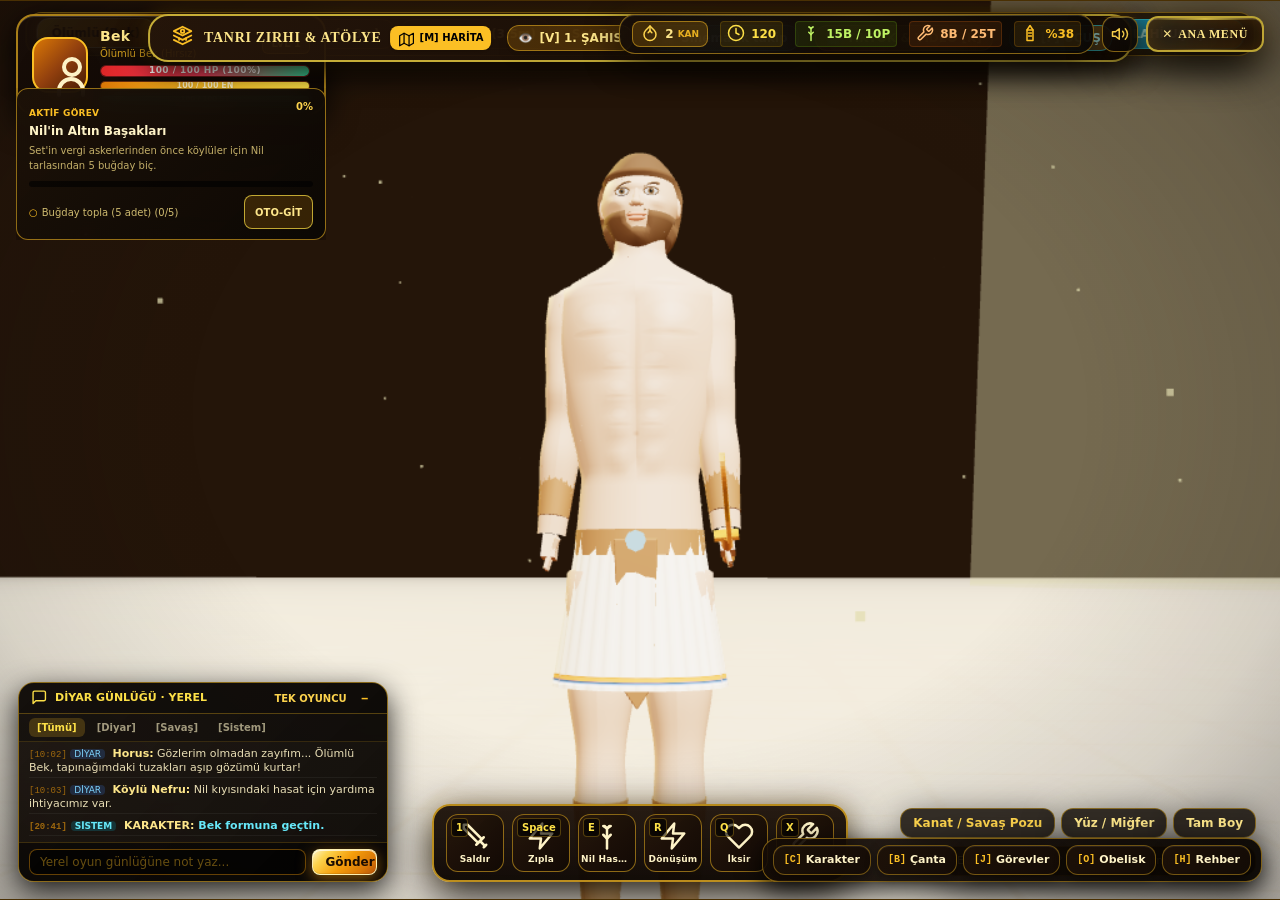
<file: karaktertanrilar.html>
<!DOCTYPE html>
<html lang="tr">
<head>
    <meta charset="UTF-8">
    <meta name="viewport" content="width=device-width, initial-scale=1.0, maximum-scale=1.0, user-scalable=no, viewport-fit=cover">
    <title>Gods of Egypt (2016) - Sinematik Karakter & Tanrı Zırhı Motoru</title>
    <script src="vendor/tailwindcss.js"></script>
    <script src="vendor/three.min.js"></script>
    <script src="webglSupport.js"></script>
    <script src="cinematicWorld.js"></script>
    <link rel="stylesheet" href="gameHud.css">
    <script src="errorHandler.js"></script>
    <script src="loadingScreen.js"></script>
    <script src="svg-icons.js"></script>
    <script src="gameState.js"></script>
    <script src="gameAudio.js"></script>
    <script src="tutorialSystem.js"></script>
    <script src="npcSystem.js"></script>
    <script src="gameHud.js"></script>
    <script src="cameraSystem.js"></script>
    <script src="cinematicStudio.js"></script>
    <script src="flightSystem.js"></script>
    <style>
        * { box-sizing: border-box; -webkit-tap-highlight-color: transparent; }
        body {
            margin: 0;
            overflow: hidden;
            background-color: #120c07;
            font-family: system-ui, -apple-system, BlinkMacSystemFont, 'Segoe UI', Roboto, sans-serif;
            touch-action: none;
            user-select: none;
            -webkit-user-select: none;
        }
        body > canvas { position: fixed; inset: 0; display: block; width: 100%; height: 100%; }
        .ui-glass {
            background: rgba(18, 12, 6, 0.84);
            backdrop-filter: blur(14px);
            -webkit-backdrop-filter: blur(14px);
            border: 1px solid rgba(251, 191, 36, 0.42);
            box-shadow: 0 10px 36px rgba(0, 0, 0, 0.65);
        }
        .char-pill {
            transition: all 0.22s cubic-bezier(0.4, 0, 0.2, 1);
        }
        .char-pill.active {
            background: linear-gradient(135deg, #fde047 0%, #f59e0b 55%, #b45309 100%);
            color: #1c1004;
            border-color: #fef9c3;
            box-shadow: 0 0 20px rgba(245, 158, 11, 0.75);
            transform: translateY(-1px);
        }
        .action-btn:active { transform: scale(0.93); }
        .no-scrollbar::-webkit-scrollbar { display: none; }
        .no-scrollbar { -ms-overflow-style: none; scrollbar-width: none; }
    </style>
</head>
<body class="text-amber-100 overflow-hidden">

    <!-- ÜST KARAKTER SEÇİM ÇUBUĞU -->
    <div class="fixed top-3 left-1/2 -translate-x-1/2 z-20 ui-glass px-2.5 py-1.5 rounded-2xl flex items-center gap-1.5 max-w-[96vw] overflow-x-auto no-scrollbar">
        <button onclick="selectCharacter(0)" id="pill-0" class="char-pill active px-3.5 py-1.5 rounded-xl text-xs font-extrabold border border-amber-500/30 whitespace-nowrap">
            Ölümlü (Bek)
        </button>
        <button onclick="selectCharacter(1)" id="pill-1" class="char-pill px-3.5 py-1.5 rounded-xl text-xs font-extrabold border border-amber-500/30 text-amber-200/90 whitespace-nowrap">
            Köylü
        </button>
        <button onclick="selectCharacter(2)" id="pill-2" class="char-pill px-3.5 py-1.5 rounded-xl text-xs font-extrabold border border-amber-500/30 text-amber-200/90 whitespace-nowrap">
            İnsan Horus (2.8m)
        </button>
        <button onclick="selectCharacter(3)" id="pill-3" class="char-pill px-3.5 py-1.5 rounded-xl text-xs font-extrabold border border-amber-500/30 text-amber-200/90 whitespace-nowrap">
            Horus Zırh (3.5m)
        </button>
        <button onclick="selectCharacter(4)" id="pill-4" class="char-pill px-3.5 py-1.5 rounded-xl text-xs font-extrabold border border-amber-500/30 text-amber-200/90 whitespace-nowrap">
            Set Zırh (3.6m)
        </button>
        <button onclick="window.GameState.teleportTo('mısır.html')" class="gold-btn px-4 py-1.5 rounded-xl text-xs font-black ml-2 shadow-lg whitespace-nowrap">
            ▶ Bu Formla Dünyaya Gir
        </button>
        <button onclick="window.openCinematicStudio ? window.openCinematicStudio() : (window.EgyptCinematicStudio && window.EgyptCinematicStudio.openStudioModal())" class="flex items-center gap-1.5 px-3.5 py-1.5 rounded-xl text-xs font-black bg-gradient-to-r from-red-600 via-amber-600 to-yellow-600 text-yellow-200 border border-amber-400/80 shadow-lg hover:from-red-500 hover:to-yellow-400 hover:text-black transition-all active:scale-95 whitespace-nowrap animate-pulse ml-1" title="TikTok, Reels & YouTube Sinematik Video Stüdyosu [K]">
            <span>🎬</span>
            <span>TİKTOK SİNEMATİK [K]</span>
        </button>
        <button onclick="window.EgyptFlightEngine && window.EgyptFlightEngine.toggleFlight()" id="hud-flight-btn" class="flex items-center gap-1.5 px-3.5 py-1.5 rounded-xl text-xs font-black bg-gradient-to-r from-sky-600 via-cyan-600 to-amber-600 text-cyan-200 border border-cyan-400/80 shadow-lg hover:from-sky-500 hover:to-amber-400 hover:text-black transition-all active:scale-95 whitespace-nowrap ml-1" title="İlahi Tanrı Uçuşu [F]">
            <span>🦅</span>
            <span id="flight-label">İLAHİ UÇUŞ [F]</span>
        </button>
    </div>

    <!-- SOL ALT: MOBİL YÜRÜME JOYSTICK -->
    <div id="joystick-zone" class="fixed bottom-6 left-6 w-32 h-32 ui-glass rounded-full flex items-center justify-center z-20 touch-none">
        <div class="w-20 h-20 rounded-full border border-amber-400/30 pointer-events-none"></div>
        <div id="joystick-knob" class="w-12 h-12 rounded-full bg-gradient-to-tr from-amber-700 via-amber-400 to-yellow-200 border-2 border-white/90 shadow-xl absolute pointer-events-none transition-transform duration-75"></div>
    </div>

    <!-- SAĞ ALT: KAMERA AÇISI VE KANAT / SAVAŞ POZU KONTROLLERİ -->
    <div class="fixed bottom-6 right-6 z-20 flex flex-col items-end gap-2">
        <div class="flex flex-wrap justify-end gap-1.5">
            <button onclick="toggleWingsPose()" id="btn-wings" class="action-btn ui-glass px-3 py-1.5 rounded-xl text-xs font-bold text-amber-300 border border-amber-400/40">
                Kanat / Savaş Pozu
            </button>
            <button onclick="focusFace()" class="action-btn ui-glass px-3 py-1.5 rounded-xl text-xs font-semibold text-amber-200">
                Yüz / Miğfer
            </button>
            <button onclick="resetCameraView()" class="action-btn ui-glass px-3 py-1.5 rounded-xl text-xs font-semibold text-amber-200">
                Tam Boy
            </button>
        </div>
        <div class="ui-glass px-3 py-1.5 rounded-xl text-[11px] text-amber-200/90 pointer-events-none">
            Ekranı kaydır: 360° Kamera • İki parmak: Yakınlaştır
        </div>
    </div>

    <script>
        let scene, camera, renderer, clock;
        let characters = [];
        let activeIndex = 0;
        let heroicPoseActive = false;
        let frontKeyLight;
        let divineParticles;

        // Kontroller
        let joyActive = false;
        let joyPointerId = null;
        let joyVec = { x: 0, y: 0 };
        const keys = { w: false, a: false, s: false, d: false };

        // 360° Kamera ve Yakınlaştırma
        let camYaw = 0.08;
        let camPitch = 0.03;
        let camDist = 3.45;
        let camTargetY = 1.05;
        let desiredTargetY = 1.05;
        let desiredDist = 3.45;
        const activePointers = new Map();
        let lastPinchDist = 0;

        // ==========================================
        // 1. PBR YANSIMA HARİTASI VE ANATOMİK DOKULAR
        // ==========================================
        function buildTextures(rendererInstance) {
            // 1. Stüdyo & Mısır Tapınağı HDR Yansıma Haritası
            const envC = document.createElement('canvas');
            envC.width = 1024; envC.height = 512;
            const eCtx = envC.getContext('2d');

            const skyGrad = eCtx.createLinearGradient(0, 0, 0, 512);
            skyGrad.addColorStop(0.0, '#090d16');
            skyGrad.addColorStop(0.22, '#1e293b');
            skyGrad.addColorStop(0.44, '#d97706');
            skyGrad.addColorStop(0.50, '#fef08a');
            skyGrad.addColorStop(0.56, '#92400e');
            skyGrad.addColorStop(0.78, '#271206');
            skyGrad.addColorStop(1.0, '#0c0603');
            eCtx.fillStyle = skyGrad;
            eCtx.fillRect(0, 0, 1024, 512);

            const studioPanels = [
                { x: 220, y: 150, r: 135, c: 'rgba(255, 250, 220, 0.95)' },
                { x: 512, y: 175, r: 165, c: 'rgba(253, 224, 71, 0.88)' },
                { x: 810, y: 150, r: 135, c: 'rgba(255, 237, 213, 0.90)' },
                { x: 512, y: 370, r: 155, c: 'rgba(217, 119, 6, 0.55)' }
            ];
            studioPanels.forEach(p => {
                const rg = eCtx.createRadialGradient(p.x, p.y, 5, p.x, p.y, p.r);
                rg.addColorStop(0, p.c);
                rg.addColorStop(0.45, 'rgba(245, 158, 11, 0.35)');
                rg.addColorStop(1, 'rgba(0, 0, 0, 0)');
                eCtx.fillStyle = rg;
                eCtx.fillRect(0, 0, 1024, 512);
            });

            const rawEnvTex = new THREE.CanvasTexture(envC);
            rawEnvTex.mapping = THREE.EquirectangularReflectionMapping;

            const pmremGenerator = new THREE.PMREMGenerator(rendererInstance);
            pmremGenerator.compileEquirectangularShader();
            const envMap = pmremGenerator.fromEquirectangular(rawEnvTex).texture;
            rawEnvTex.dispose();
            pmremGenerator.dispose();

            // 2. Doğal İnsan Gövde Dokusu (u = 0.5 TAM ÖN, u = 0/1 TAM SIRT)
            function createTorsoTexture(baseRgb, darkRgb, highlightRgb) {
                const c = document.createElement('canvas');
                c.width = 1024; c.height = 1024;
                const ctx = c.getContext('2d');

                ctx.fillStyle = `rgb(${baseRgb[0]}, ${baseRgb[1]}, ${baseRgb[2]})`;
                ctx.fillRect(0, 0, 1024, 1024);

                function softBlob(cx, cy, rx, ry, colorStr) {
                    ctx.save();
                    ctx.translate(cx, cy);
                    ctx.scale(rx, ry);
                    const g = ctx.createRadialGradient(0, 0, 0, 0, 0, 1);
                    g.addColorStop(0, colorStr);
                    g.addColorStop(0.55, colorStr.replace(/[\d.]+\)$/, (m) => (parseFloat(m) * 0.42) + ')'));
                    g.addColorStop(1, 'rgba(0,0,0,0)');
                    ctx.fillStyle = g;
                    ctx.beginPath();
                    ctx.arc(0, 0, 1, 0, Math.PI * 2);
                    ctx.fill();
                    ctx.restore();
                }

                const shadow = (a) => `rgba(${darkRgb[0]}, ${darkRgb[1]}, ${darkRgb[2]}, ${a})`;
                const light = (a) => `rgba(${highlightRgb[0]}, ${highlightRgb[1]}, ${highlightRgb[2]}, ${a})`;

                // YAN GÖVDE
                softBlob(265, 520, 82, 330, shadow(0.26));
                softBlob(759, 520, 82, 330, shadow(0.26));

                // ARKA SIRT ANATOMİSİ (x = 0 ve x = 1024)
                softBlob(0, 500, 28, 330, shadow(0.38));
                softBlob(1024, 500, 28, 330, shadow(0.38));
                softBlob(95, 360, 72, 95, light(0.20));
                softBlob(929, 360, 72, 95, light(0.20));

                // ÖN MERKEZ (x = 512): Sternum ve Linea Alba
                softBlob(512, 515, 13, 250, shadow(0.32));

                // ÖN GÖĞÜS KASLARI (Pectoralis Major)
                [-1, 1].forEach(dir => {
                    const px = 512 + dir * 74;
                    softBlob(px, 392, 66, 15, shadow(0.42));
                    softBlob(px, 336, 62, 48, light(0.28));
                    softBlob(512 + dir * 68, 232, 56, 10, light(0.26));
                    softBlob(512 + dir * 68, 244, 56, 8, shadow(0.28));
                });

                // ÖN KARIN KASLARI (Abdominals)
                const abRows = [465, 545, 625];
                abRows.forEach((ry, idx) => {
                    const w = 36 - idx * 3;
                    [-1, 1].forEach(dir => {
                        const ax = 512 + dir * 36;
                        softBlob(ax, ry + 30, w, 8, shadow(0.28));
                        softBlob(ax, ry, w * 0.85, 22, light(0.20));
                    });
                });

                // Göbek deliği hafif gölgesi
                softBlob(512, 682, 8, 10, shadow(0.45));

                return new THREE.CanvasTexture(c);
            }

            // 3. Pürüzsüz Doğal İnsan Cilt Dokusu (Yüzde çöküntü yapan bumpMap olmadan temiz cilt tonu!)
            function createCleanSkinTexture(baseRgb, darkRgb, highlightRgb) {
                const c = document.createElement('canvas');
                c.width = 512; c.height = 512;
                const ctx = c.getContext('2d');

                ctx.fillStyle = `rgb(${baseRgb[0]}, ${baseRgb[1]}, ${baseRgb[2]})`;
                ctx.fillRect(0, 0, 512, 512);

                // Yanak ve alın sıcak ton geçişi
                const g = ctx.createRadialGradient(256, 230, 10, 256, 256, 190);
                g.addColorStop(0, `rgba(${highlightRgb[0]}, ${highlightRgb[1]}, ${highlightRgb[2]}, 0.25)`);
                g.addColorStop(0.65, `rgba(${baseRgb[0]}, ${baseRgb[1]}, ${baseRgb[2]}, 0.0)`);
                g.addColorStop(1, `rgba(${darkRgb[0]}, ${darkRgb[1]}, ${darkRgb[2]}, 0.22)`);
                ctx.fillStyle = g;
                ctx.fillRect(0, 0, 512, 512);

                return new THREE.CanvasTexture(c);
            }

            // 4. Pilili Mısır Keteni (Shendyt) Dokusu
            const linenC = document.createElement('canvas');
            linenC.width = 512; linenC.height = 512;
            const lCtx = linenC.getContext('2d');
            lCtx.fillStyle = '#eee3cf';
            lCtx.fillRect(0, 0, 512, 512);
            for (let x = 0; x < 512; x += 8) {
                lCtx.fillStyle = x % 16 === 0 ? 'rgba(115, 86, 54, 0.28)' : 'rgba(255, 250, 240, 0.55)';
                lCtx.fillRect(x, 0, 4, 512);
            }
            lCtx.fillStyle = '#b45309';
            lCtx.fillRect(0, 468, 512, 16);
            lCtx.fillStyle = '#1d4ed8';
            lCtx.fillRect(0, 484, 512, 10);
            const linenTex = new THREE.CanvasTexture(linenC);

            // 5. 2016 Filmi Biyomekanik Altın Zırh Pul/Tüy Dokusu
            const goldC = document.createElement('canvas');
            goldC.width = 512; goldC.height = 512;
            const gCtx = goldC.getContext('2d');
            const gGrad = gCtx.createLinearGradient(0, 0, 512, 512);
            gGrad.addColorStop(0, '#f59e0b');
            gGrad.addColorStop(0.5, '#fbbf24');
            gGrad.addColorStop(1, '#b45309');
            gCtx.fillStyle = gGrad;
            gCtx.fillRect(0, 0, 512, 512);

            gCtx.strokeStyle = 'rgba(92, 45, 6, 0.34)';
            gCtx.lineWidth = 2;
            for (let y = 0; y < 512; y += 24) {
                for (let x = 0; x < 512; x += 28) {
                    gCtx.beginPath();
                    gCtx.moveTo(x, y);
                    gCtx.lineTo(x + 14, y + 12);
                    gCtx.lineTo(x + 28, y);
                    gCtx.stroke();
                }
            }
            const goldTex = new THREE.CanvasTexture(goldC);

            // 6. Tapınak Kumtaşı Zemin Dokusu
            const floorC = document.createElement('canvas');
            floorC.width = 512; floorC.height = 512;
            const fCtx = floorC.getContext('2d');
            fCtx.fillStyle = '#c29b6c';
            fCtx.fillRect(0, 0, 512, 512);
            for (let i = 0; i < 9000; i++) {
                fCtx.fillStyle = i % 2 === 0 ? 'rgba(255,240,215,0.05)' : 'rgba(75,42,15,0.06)';
                fCtx.fillRect(Math.random() * 512, Math.random() * 512, 3, 3);
            }
            fCtx.strokeStyle = 'rgba(85, 48, 18, 0.35)';
            fCtx.lineWidth = 3;
            for (let p = 0; p <= 512; p += 128) {
                fCtx.beginPath(); fCtx.moveTo(p, 0); fCtx.lineTo(p, 512); fCtx.stroke();
                fCtx.beginPath(); fCtx.moveTo(0, p); fCtx.lineTo(512, p); fCtx.stroke();
            }
            const floorTex = new THREE.CanvasTexture(floorC);
            floorTex.wrapS = THREE.RepeatWrapping;
            floorTex.wrapT = THREE.RepeatWrapping;
            floorTex.repeat.set(60, 60);

            return {
                envMap,
                linenTex,
                goldTex,
                floorTex,
                torsoBek: createTorsoTexture([198, 130, 90], [96, 46, 22], [238, 182, 144]),
                torsoVillager: createTorsoTexture([180, 112, 74], [82, 38, 16], [218, 156, 116]),
                torsoHorus: createTorsoTexture([210, 144, 102], [106, 52, 24], [246, 196, 158]),
                faceBek: createCleanSkinTexture([198, 130, 90], [110, 55, 28], [238, 182, 144]),
                faceVillager: createCleanSkinTexture([180, 112, 74], [94, 45, 20], [218, 156, 116]),
                faceHorus: createCleanSkinTexture([210, 144, 102], [116, 60, 30], [246, 196, 158])
            };
        }

        // ==========================================
        // 2. KESİNTİSİZ CANLI KAS UZUV MOTORU
        // ==========================================
        function createContinuousSkinnedLimb(totalLength, jointRatio, profile, material, isArm = false) {
            const radialSegs = 28;
            const heightSegs = 32;
            const geom = new THREE.CylinderGeometry(1, 1, totalLength, radialSegs, heightSegs, true);

            const pos = geom.attributes.position;
            const restData = [];

            for (let i = 0; i < pos.count; i++) {
                const vx = pos.getX(i);
                const vy = pos.getY(i);
                const vz = pos.getZ(i);

                const t = Math.max(0.0, Math.min(1.0, (totalLength / 2 - vy) / totalLength));
                const radialLen = Math.hypot(vx, vz);
                const nx = radialLen > 0.0001 ? vx / radialLen : 0;
                const nz = radialLen > 0.0001 ? vz / radialLen : 0;

                let rx = profile[profile.length - 1][1];
                let rz = profile[profile.length - 1][2];
                let offZ = profile[profile.length - 1][3] || 0;

                for (let j = 0; j < profile.length - 1; j++) {
                    const p0 = profile[j];
                    const p1 = profile[j + 1];
                    if (t >= p0[0] && t <= p1[0] + 0.0001) {
                        const span = Math.max(0.0001, p1[0] - p0[0]);
                        const lt = Math.max(0.0, Math.min(1.0, (t - p0[0]) / span));
                        const s = lt * lt * (3 - 2 * lt);
                        rx = p0[1] + (p1[1] - p0[1]) * s;
                        rz = p0[2] + (p1[2] - p0[2]) * s;
                        offZ = (p0[3] || 0) + ((p1[3] || 0) - (p0[3] || 0)) * s;
                        break;
                    }
                }

                // Omuz ve kalça kökünü gövdeyle pürüzsüz birleştirme
                let capScale = 1.0;
                let yLocal = -t * totalLength;
                if (t < 0.08) {
                    const kt = t / 0.08;
                    capScale = Math.sin(kt * Math.PI * 0.5);
                    yLocal = (1.0 - kt) * (rx * 0.55);
                }

                const lx = nx * rx * capScale;
                const lz = nz * rz * capScale + offZ;

                restData.push({ t, lx, ly: yLocal, lz });
                pos.setXYZ(i, lx, yLocal, lz);
            }

            geom.computeVertexNormals();
            const mesh = new THREE.Mesh(geom, material);
            mesh.castShadow = true;
            mesh.receiveShadow = true;

            const jointY = -jointRatio * totalLength;

            const upperGroup = new THREE.Group();
            upperGroup.position.set(0, -totalLength * 0.25, 0);
            mesh.add(upperGroup);

            const lowerGroup = new THREE.Group();
            lowerGroup.position.set(0, jointY, 0);
            mesh.add(lowerGroup);

            const endGroup = new THREE.Group();
            endGroup.position.set(0, -totalLength, 0);
            mesh.add(endGroup);

            function updateBend(jointAngleX) {
                const sinA = Math.sin(jointAngleX);
                const cosA = Math.cos(jointAngleX);

                for (let i = 0; i < restData.length; i++) {
                    const v = restData[i];
                    if (v.t <= jointRatio - 0.09) {
                        pos.setXYZ(i, v.lx, v.ly, v.lz);
                    } else {
                        let weight = 1.0;
                        if (v.t < jointRatio + 0.09) {
                            const kt = (v.t - (jointRatio - 0.09)) / 0.18;
                            weight = kt * kt * (3 - 2 * kt);
                        }
                        const a = jointAngleX * weight;
                        const s = Math.sin(a);
                        const c = Math.cos(a);

                        const dy = v.ly - jointY;
                        const dz = v.lz;

                        const ny = jointY + dy * c - dz * s;
                        const nz = dy * s + dz * c;
                        pos.setXYZ(i, v.lx, ny, nz);
                    }
                }
                pos.needsUpdate = true;

                lowerGroup.position.set(0, jointY, 0);
                lowerGroup.rotation.x = jointAngleX;

                const lowerLen = totalLength * (1 - jointRatio);
                endGroup.position.set(0, jointY - lowerLen * cosA, -lowerLen * sinA);
                endGroup.rotation.x = jointAngleX;
            }

            updateBend(isArm ? -0.18 : 0.04);
            return { mesh, upperGroup, lowerGroup, endGroup, updateBend };
        }

        // ==========================================
        // 3. BEL KEMERİYLE SIFIR OTURAN 3B İNSAN GÖVDESİ
        // ==========================================
        function createAnatomicalTorso(muscleScale, torsoMat) {
            const torsoGroup = new THREE.Group();

            const totalH = 0.78;
            const geom = new THREE.CylinderGeometry(1, 1, totalH, 64, 52, false);
            const pos = geom.attributes.position;
            const uv = geom.attributes.uv;

            for (let i = 0; i < pos.count; i++) {
                const vx = pos.getX(i);
                const vy = pos.getY(i);
                const vz = pos.getZ(i);

                const radial = Math.hypot(vx, vz);
                const t = Math.max(0.0, Math.min(1.0, (vy + totalH / 2) / totalH));

                if (radial < 0.001) {
                    pos.setXYZ(i, 0, vy + totalH / 2 - 0.02, 0);
                    uv.setXY(i, 0.5, t);
                    continue;
                }

                const nx = vx / radial;
                const nz = vz / radial;

                // Ön göğüs u = 0.5, arka sırt u = 0/1
                const lockedU = (Math.atan2(nx, nz) / (Math.PI * 2)) + 0.5;
                uv.setXY(i, lockedU, t);

                let rx = 0.145;
                let rz = 0.102;
                let centerZ = 0;

                if (t < 0.22) {
                    // Alt kalça/bel kemerinin içine tam sıfır oturur (Simit/boşluk oluşmasını %100 engeller)
                    const k = t / 0.22;
                    rx = (0.148 * (1 - k) + 0.132 * k) * muscleScale;
                    rz = (0.112 * (1 - k) + 0.094 * k) * muscleScale;
                } else if (t < 0.75) {
                    // Belden genişleyen atletik göğüs kafesi ve V-Sırt
                    const k = (t - 0.22) / 0.53;
                    const curve = Math.sin(k * Math.PI * 0.60);
                    rx = (0.132 + curve * 0.056) * muscleScale;
                    rz = (0.094 + curve * 0.030) * muscleScale;
                    centerZ = Math.sin(k * Math.PI) * 0.007;
                } else if (t < 0.88) {
                    // Omuz/Trapez eğimi
                    const k = (t - 0.75) / 0.13;
                    const sk = k * k * (3 - 2 * k);
                    rx = (0.182 * (1 - sk) + 0.060 * sk) * muscleScale;
                    rz = (0.118 * (1 - sk) + 0.058 * sk) * muscleScale;
                } else {
                    // Güçlü anatomik boyun
                    const k = (t - 0.88) / 0.12;
                    rx = (0.060 - Math.sin(k * Math.PI) * 0.003) * muscleScale;
                    rz = (0.058 - Math.sin(k * Math.PI) * 0.003) * muscleScale;
                    centerZ = 0.004;
                }

                let xOut = nx * rx;
                let zOut = nz * rz + centerZ;

                const absX = Math.abs(nx);
                if (nz > 0.15 && t > 0.18 && t < 0.75) {
                    const frontWeight = (nz - 0.15) / 0.85;
                    // Göğüs Kasları (Pectoralis Major)
                    if (t >= 0.50 && t <= 0.74 && absX > 0.06 && absX < 0.84) {
                        const py = (t - 0.50) / 0.24;
                        const pecProfileY = Math.sin(py * Math.PI);
                        const sternumGap = Math.min(1, (absX - 0.06) / 0.18);
                        const outerFade = Math.sin(((absX - 0.06) / 0.78) * Math.PI);
                        zOut += pecProfileY * sternumGap * outerFade * 0.018 * muscleScale * frontWeight;
                    }
                    // Karın Kasları (Rectus Abdominis)
                    if (t >= 0.22 && t < 0.49 && absX > 0.05 && absX < 0.46) {
                        const ay = (t - 0.22) / 0.27;
                        const rowWave = Math.pow(Math.abs(Math.sin(ay * Math.PI * 3)), 0.85);
                        const colWave = Math.sin(((absX - 0.05) / 0.41) * Math.PI);
                        zOut += rowWave * colWave * 0.006 * muscleScale * frontWeight;
                    }
                    // Sternum ve Linea Alba orta oluğu
                    if (absX < 0.14 && t > 0.24 && t < 0.72) {
                        zOut -= (1.0 - absX / 0.14) * 0.005 * frontWeight;
                    }
                } else if (nz < -0.20 && t > 0.24 && t < 0.80) {
                    // Arka sırt omurga oluğu
                    const backWeight = (-nz - 0.20) / 0.80;
                    if (absX < 0.18) {
                        zOut += (1.0 - absX / 0.18) * 0.008 * backWeight;
                    }
                }

                pos.setXYZ(i, xOut, vy + totalH / 2 - 0.02, zOut);
            }

            geom.computeVertexNormals();
            const torsoMesh = new THREE.Mesh(geom, torsoMat);
            torsoMesh.castShadow = true;
            torsoMesh.receiveShadow = true;
            torsoGroup.add(torsoMesh);

            return torsoGroup;
        }

        // ==========================================
        // 4. CANLI BAKIŞLI PÜRÜZSÜZ 3B İNSAN YÜZÜ & AERODİNAMİK HORUS/SET MİĞFERLERİ
        // ==========================================
        function createHeadAndHelmet(role, faceMat, skinMat, goldMat, darkGoldMat, lapisMat, obsidianMat, crimsonMat, glowBlueMat, glowRedMat) {
            const headRoot = new THREE.Group();

            // ----------------------------------------------------
            // A) HORUS SAVAŞ FORMU: AERODİNAMİK ALTIN ŞAHİN BAŞI (Kutu bloklar yerine organik keskin kavisler!)
            // ----------------------------------------------------
            if (role === 'horus_god') {
                const skullGeom = new THREE.SphereGeometry(0.116, 40, 32);
                const sPos = skullGeom.attributes.position;
                for (let i = 0; i < sPos.count; i++) {
                    let x = sPos.getX(i), y = sPos.getY(i), z = sPos.getZ(i);
                    const ny = y / 0.116;
                    const nz = z / 0.116;
                    x *= 0.82;
                    y *= 0.98;
                    z *= 1.25;
                    // Şahin yüzü ön daralması ve kaş kemeri
                    if (nz > 0.15) {
                        x *= (1.0 - nz * 0.35);
                        if (ny > 0.05 && ny < 0.35) {
                            z += Math.sin(((ny - 0.05) / 0.30) * Math.PI) * 0.026;
                        }
                    }
                    // Arka ense zırhı uzantısı
                    if (nz < -0.1 && ny < 0.2) {
                        z -= (1.0 - Math.abs(x) / 0.10) * 0.045;
                    }
                    sPos.setXYZ(i, x, y, z);
                }
                skullGeom.computeVertexNormals();
                const helmCore = new THREE.Mesh(skullGeom, goldMat);
                helmCore.castShadow = true;
                headRoot.add(helmCore);

                // Kancalı Yırtıcı Şahin Gagası (Üst Gaga - Kavisli ve Sivri)
                const beakShape = new THREE.Shape();
                beakShape.moveTo(0, 0.036);
                beakShape.quadraticCurveTo(0.088, 0.030, 0.118, -0.044);
                beakShape.quadraticCurveTo(0.062, -0.014, 0, -0.015);
                beakShape.closePath();

                const beakGeom = new THREE.ExtrudeGeometry(beakShape, {
                    depth: 0.024,
                    bevelEnabled: true,
                    bevelSegments: 4,
                    steps: 1,
                    bevelSize: 0.008,
                    bevelThickness: 0.008
                });
                beakGeom.center();
                const upperBeak = new THREE.Mesh(beakGeom, darkGoldMat);
                upperBeak.rotation.y = -Math.PI / 2;
                upperBeak.position.set(0, -0.008, 0.146);
                headRoot.add(upperBeak);

                // Alt Çene Zırhı
                const chinPlate = new THREE.Mesh(new THREE.ConeGeometry(0.042, 0.13, 4), goldMat);
                chinPlate.rotation.x = Math.PI * 0.48;
                chinPlate.rotation.y = Math.PI / 4;
                chinPlate.scale.set(0.75, 1.0, 0.78);
                chinPlate.position.set(0, -0.044, 0.102);
                headRoot.add(chinPlate);

                // Kavisli Şahin Sorguç Tacı
                const crestShape = new THREE.Shape();
                crestShape.moveTo(-0.17, 0.02);
                crestShape.quadraticCurveTo(-0.02, 0.125, 0.10, 0.04);
                crestShape.lineTo(0.07, 0.01);
                crestShape.quadraticCurveTo(-0.03, 0.075, -0.19, 0.0);
                crestShape.closePath();
                const crestGeom = new THREE.ExtrudeGeometry(crestShape, { depth: 0.012, bevelEnabled: true, bevelSize: 0.004, bevelThickness: 0.004 });
                crestGeom.center();
                const centerCrest = new THREE.Mesh(crestGeom, goldMat);
                centerCrest.rotation.y = -Math.PI / 2;
                centerCrest.position.set(0, 0.088, -0.016);
                headRoot.add(centerCrest);

                // Yan Şahin Tüyü Kanatçık Şablonu (Kutu yerine kavisli bıçak!)
                const finShape = new THREE.Shape();
                finShape.moveTo(0, 0.014);
                finShape.quadraticCurveTo(0.10, 0.022, 0.21, -0.008);
                finShape.quadraticCurveTo(0.10, -0.014, 0, -0.012);
                finShape.closePath();
                const finGeom = new THREE.ExtrudeGeometry(finShape, { depth: 0.007, bevelEnabled: true, bevelSize: 0.002, bevelThickness: 0.002 });

                [-1, 1].forEach(dir => {
                    // Parlayan Safir İlahi Gözler (Yüzeye tam gömülü badem göz)
                    const eye = new THREE.Mesh(new THREE.SphereGeometry(0.018, 14, 12), glowBlueMat);
                    eye.scale.set(1.35, 0.42, 0.55);
                    eye.position.set(dir * 0.040, 0.018, 0.118);
                    eye.rotation.z = -dir * 0.28;
                    eye.rotation.y = dir * 0.42;
                    headRoot.add(eye);

                    // Geriye Uzanan Aerodinamik Şahin Sorguç Kanatçıkları
                    for (let k = 0; k < 6; k++) {
                        const fin = new THREE.Mesh(finGeom, k % 2 === 0 ? goldMat : lapisMat);
                        fin.scale.set(1.0 - k * 0.09, 1.0, 1.0);
                        fin.rotation.y = Math.PI / 2 + dir * (0.18 + k * 0.04);
                        fin.rotation.x = 0.22 - k * 0.06;
                        fin.position.set(
                            dir * (0.068 + k * 0.005),
                            0.052 - k * 0.019,
                            0.025 - k * 0.012
                        );
                        headRoot.add(fin);
                    }
                });

                return headRoot;
            }

            // ----------------------------------------------------
            // B) SET SAVAŞ FORMU: AERODİNAMİK OBSİDYEN & ALTIN ÇAKAL MİĞFERİ
            // ----------------------------------------------------
            if (role === 'set_god') {
                const skullGeom = new THREE.SphereGeometry(0.114, 40, 32);
                const sPos = skullGeom.attributes.position;
                for (let i = 0; i < sPos.count; i++) {
                    let x = sPos.getX(i), y = sPos.getY(i), z = sPos.getZ(i);
                    const ny = y / 0.114;
                    const nz = z / 0.114;
                    x *= 0.80;
                    y *= 0.98;
                    z *= 1.28;
                    // Uzun yırtıcı çakal/tazı burun yapısı
                    if (nz > 0.15 && ny < 0.25 && ny > -0.45) {
                        const snoutFactor = (nz - 0.15) / 0.85;
                        x *= (1.0 - snoutFactor * 0.48);
                        z += snoutFactor * 0.072;
                        y -= snoutFactor * 0.016;
                    }
                    sPos.setXYZ(i, x, y, z);
                }
                skullGeom.computeVertexNormals();
                const cranium = new THREE.Mesh(skullGeom, obsidianMat);
                cranium.castShadow = true;
                headRoot.add(cranium);

                // Çakal Burun Sırtı Altın Omurgası
                const snoutSpine = new THREE.Mesh(new THREE.ConeGeometry(0.018, 0.19, 4), goldMat);
                snoutSpine.rotation.x = Math.PI * 0.56;
                snoutSpine.rotation.y = Math.PI / 4;
                snoutSpine.position.set(0, 0.014, 0.128);
                headRoot.add(snoutSpine);

                // Alt Çene Zırhı
                const jaw = new THREE.Mesh(new THREE.ConeGeometry(0.040, 0.17, 4), darkGoldMat);
                jaw.rotation.x = Math.PI * 0.47;
                jaw.rotation.y = Math.PI / 4;
                jaw.scale.set(0.72, 1.0, 0.82);
                jaw.position.set(0, -0.042, 0.122);
                headRoot.add(jaw);

                // Kavisli Uzun Set Kulak Şablonu
                const earShape = new THREE.Shape();
                earShape.moveTo(-0.018, 0);
                earShape.quadraticCurveTo(-0.022, 0.15, -0.008, 0.29);
                earShape.lineTo(0.012, 0.27);
                earShape.quadraticCurveTo(0.020, 0.14, 0.016, 0);
                earShape.closePath();
                const earGeom = new THREE.ExtrudeGeometry(earShape, { depth: 0.012, bevelEnabled: true, bevelSize: 0.003, bevelThickness: 0.003 });

                const finShape = new THREE.Shape();
                finShape.moveTo(0, 0.014);
                finShape.quadraticCurveTo(0.09, 0.020, 0.19, -0.010);
                finShape.quadraticCurveTo(0.09, -0.014, 0, -0.012);
                finShape.closePath();
                const finGeom = new THREE.ExtrudeGeometry(finShape, { depth: 0.007, bevelEnabled: true, bevelSize: 0.002, bevelThickness: 0.002 });

                [-1, 1].forEach(dir => {
                    // Kor Ateş Gözleri
                    const eye = new THREE.Mesh(new THREE.SphereGeometry(0.018, 14, 12), glowRedMat);
                    eye.scale.set(1.35, 0.42, 0.55);
                    eye.position.set(dir * 0.039, 0.022, 0.116);
                    eye.rotation.z = -dir * 0.32;
                    eye.rotation.y = dir * 0.40;
                    headRoot.add(eye);

                    // Uzun Geriye Yatan Kavisli Set Kulakları
                    const earGroup = new THREE.Group();
                    earGroup.position.set(dir * 0.046, 0.078, -0.018);
                    earGroup.rotation.x = -0.48;
                    earGroup.rotation.z = -dir * 0.14;
                    earGroup.rotation.y = dir * 0.15;
                    headRoot.add(earGroup);

                    const earBlade = new THREE.Mesh(earGeom, obsidianMat);
                    earGroup.add(earBlade);

                    const earTrim = new THREE.Mesh(earGeom, goldMat);
                    earTrim.scale.set(0.55, 0.96, 1.18);
                    earTrim.position.set(0, 0.004, -0.001);
                    earGroup.add(earTrim);

                    // Yan Nemes Zırh Kanatları
                    for (let s = 0; s < 5; s++) {
                        const fin = new THREE.Mesh(finGeom, s % 2 === 0 ? goldMat : obsidianMat);
                        fin.scale.set(1.0 - s * 0.09, 1.0, 1.0);
                        fin.rotation.y = Math.PI / 2 + dir * (0.18 + s * 0.04);
                        fin.rotation.x = 0.16 - s * 0.06;
                        fin.position.set(dir * (0.068 + s * 0.006), 0.036 - s * 0.020, 0.018 - s * 0.010);
                        headRoot.add(fin);
                    }
                });

                return headRoot;
            }

            // ----------------------------------------------------
            // C) PÜRÜZSÜZ, CANLI BAKIŞLI 3B İNSAN YÜZÜ (Bek, Köylü ve İnsan Horus)
            // ----------------------------------------------------
            const headGeom = new THREE.SphereGeometry(0.106, 64, 48);
            const pos = headGeom.attributes.position;
            const uv = headGeom.attributes.uv;

            for (let i = 0; i < pos.count; i++) {
                let x = pos.getX(i);
                let y = pos.getY(i);
                let z = pos.getZ(i);

                const r = Math.hypot(x, y, z) || 0.106;
                const nx = x / r;
                const ny = y / r;
                const nz = z / r;

                const lockedU = (Math.atan2(nx, nz) / (Math.PI * 2)) + 0.5;
                const lockedV = Math.max(0.0, Math.min(1.0, (ny + 1.0) * 0.5));
                uv.setXY(i, lockedU, lockedV);

                // Doğal insan kafatası oranı
                x *= 0.84;
                y *= 1.12;
                z *= 0.95;

                // Erkeksi çene hattı ve çene ucu (Yüzde çöküntü yapmadan pürüzsüz geçiş)
                if (ny < 0) {
                    const jawTaper = 1.0 + ny * 0.32;
                    x *= Math.max(0.54, jawTaper);
                    if (nz > 0.25 && ny < -0.52 && ny > -0.88) {
                        const chinCurve = Math.sin(((ny + 0.88) / 0.36) * Math.PI);
                        z += (1.0 - Math.min(1, Math.abs(nx) / 0.45)) * chinCurve * 0.012;
                    }
                }

                if (nz > 0.25) {
                    const absX = Math.abs(nx);
                    // 1. Kaş Kemeri (Brow Ridge)
                    if (ny > 0.18 && ny < 0.36 && absX < 0.60) {
                        const brow = Math.sin(((ny - 0.18) / 0.18) * Math.PI) * Math.cos((absX / 0.60) * Math.PI * 0.5);
                        z += brow * 0.009;
                    }
                    // 2. Hafif Göz Çukuru
                    if (ny > 0.02 && ny < 0.20 && absX > 0.16 && absX < 0.54) {
                        const socketY = Math.sin(((ny - 0.02) / 0.18) * Math.PI);
                        const socketX = Math.sin(((absX - 0.16) / 0.38) * Math.PI);
                        z -= socketY * socketX * 0.006;
                    }
                    // 3. Elmacık Kemikleri
                    if (ny > -0.16 && ny < 0.06 && absX > 0.30 && absX < 0.76) {
                        const cheek = Math.sin(((ny + 0.16) / 0.22) * Math.PI) * Math.sin(((absX - 0.30) / 0.46) * Math.PI);
                        z += cheek * 0.007;
                    }
                }

                pos.setXYZ(i, x, y, z);
            }

            headGeom.computeVertexNormals();
            const headMesh = new THREE.Mesh(headGeom, faceMat);
            headMesh.castShadow = true;
            headMesh.receiveShadow = true;
            headRoot.add(headMesh);

            // 1. PÜRÜZSÜZ 3B BURUN HEYKELİ (Yüzün ortasında ayrı ve net 3B burun köprüsü, ucu ve kanatları)
            const noseGroup = new THREE.Group();
            noseGroup.position.set(0, 0.002, 0.095);
            headRoot.add(noseGroup);

            const noseBridge = new THREE.Mesh(new THREE.CylinderGeometry(0.0065, 0.0115, 0.036, 14), skinMat);
            noseBridge.scale.set(0.82, 1.0, 0.95);
            noseBridge.rotation.x = -0.26;
            noseBridge.position.set(0, 0.004, 0.004);
            noseGroup.add(noseBridge);

            const noseTip = new THREE.Mesh(new THREE.SphereGeometry(0.0105, 16, 14), skinMat);
            noseTip.scale.set(1.05, 0.85, 1.10);
            noseTip.position.set(0, -0.012, 0.010);
            noseGroup.add(noseTip);

            [-1, 1].forEach(dir => {
                const nostrilWing = new THREE.Mesh(new THREE.SphereGeometry(0.0072, 12, 10), skinMat);
                nostrilWing.scale.set(1.1, 0.78, 0.95);
                nostrilWing.position.set(dir * 0.0085, -0.014, 0.005);
                noseGroup.add(nostrilWing);
            });

            // 2. DOĞAL 3B DUDAKLAR (Burunun çok altında, doğru anatomik konumda!)
            const upperLipMat = new THREE.MeshStandardMaterial({ color: 0x9e503c, roughness: 0.55 });
            const lowerLipMat = new THREE.MeshStandardMaterial({ color: 0xb05c46, roughness: 0.48 });

            const upperLip = new THREE.Mesh(new THREE.SphereGeometry(0.016, 16, 12), upperLipMat);
            upperLip.scale.set(1.45, 0.34, 0.55);
            upperLip.position.set(0, -0.036, 0.095);
            headRoot.add(upperLip);

            const lowerLip = new THREE.Mesh(new THREE.SphereGeometry(0.015, 16, 12), lowerLipMat);
            lowerLip.scale.set(1.32, 0.40, 0.62);
            lowerLip.position.set(0, -0.044, 0.094);
            headRoot.add(lowerLip);

            // 3. CANLI GÖZLER (Badem göz akı, net görünen büyük iris, göz bebeği, canlı ışık yansıması ve Mısır sürmesi!)
            const scleraMat = new THREE.MeshBasicMaterial({ color: 0xf8fafc });
            const irisMat = new THREE.MeshBasicMaterial({
                color: role === 'horus_human' ? 0x38bdf8 : 0x4a2810
            });
            const pupilMat = new THREE.MeshBasicMaterial({ color: 0x050505 });
            const catchlightMat = new THREE.MeshBasicMaterial({ color: 0xffffff });
            const browHairColor = role === 'horus_human' ? 0x3d2514 : 0x1e1108;
            const browMat = new THREE.MeshStandardMaterial({ color: browHairColor, roughness: 0.8 });

            [-1, 1].forEach(dir => {
                const eyeGroup = new THREE.Group();
                eyeGroup.position.set(dir * 0.032, 0.016, 0.092);
                eyeGroup.rotation.y = dir * 0.15;
                headRoot.add(eyeGroup);

                // Badem Göz Akı (Sclera)
                const sclera = new THREE.Mesh(new THREE.SphereGeometry(0.013, 18, 14), scleraMat);
                sclera.scale.set(1.25, 0.72, 0.42);
                eyeGroup.add(sclera);

                // Net Görünen İris (Kapağın altında kaybolmaz!)
                const iris = new THREE.Mesh(new THREE.CircleGeometry(0.0068, 18), irisMat);
                iris.position.set(0, 0, 0.0056);
                eyeGroup.add(iris);

                // Göz Bebeği (Pupil)
                const pupil = new THREE.Mesh(new THREE.CircleGeometry(0.0034, 16), pupilMat);
                pupil.position.set(0, 0, 0.0058);
                eyeGroup.add(pupil);

                // Canlı Göz Parıltısı (Catchlight)
                const catchlight = new THREE.Mesh(new THREE.CircleGeometry(0.0014, 10), catchlightMat);
                catchlight.position.set(0.0022, 0.0022, 0.0060);
                eyeGroup.add(catchlight);

                // Üst Kirpik / Mısır Sürmesi Kemeri (İrisi kapatmadan gözün üst sınırını çerçeveler)
                const upperLiner = new THREE.Mesh(
                    new THREE.TorusGeometry(0.0128, 0.0018, 8, 20, Math.PI),
                    browMat
                );
                upperLiner.scale.set(1.25, 0.68, 0.70);
                upperLiner.position.set(0, 0.0008, 0.0042);
                eyeGroup.add(upperLiner);

                // Alt Göz Çizgisi
                const lowerLiner = new THREE.Mesh(
                    new THREE.TorusGeometry(0.0125, 0.0011, 8, 20, Math.PI),
                    browMat
                );
                lowerLiner.rotation.z = Math.PI;
                lowerLiner.scale.set(1.22, 0.62, 0.70);
                lowerLiner.position.set(0, -0.0008, 0.0040);
                eyeGroup.add(lowerLiner);

                // 3B Erkeksi Kavisli Kaşlar
                const brow = new THREE.Mesh(
                    new THREE.TorusGeometry(0.019, 0.0032, 8, 16, Math.PI * 0.68),
                    browMat
                );
                brow.rotation.z = Math.PI * 0.16 - dir * 0.08;
                brow.scale.set(1.15, 0.55, 0.75);
                brow.position.set(-dir * 0.002, 0.006, 0.004);
                eyeGroup.add(brow);

                // Kulaklar
                const ear = new THREE.Mesh(new THREE.SphereGeometry(0.020, 12, 12), skinMat);
                ear.scale.set(0.35, 1.15, 0.62);
                ear.position.set(dir * 0.088, 0.004, -0.006);
                headRoot.add(ear);
            });

            // 4. DOĞAL 3B SAKAL & BIYIK (Bek ve İnsan Horus için çene hattını saran düzgün 3B sakal)
            if (role === 'bek' || role === 'horus_human') {
                const isRoyal = role === 'horus_human';
                const hairMat = new THREE.MeshStandardMaterial({
                    color: isRoyal ? 0x3b2312 : 0x221309,
                    roughness: 0.78
                });

                // Çene ve yanak altını saran düzgün 3B kısa sakal
                const beardGeom = new THREE.SphereGeometry(0.1075, 36, 28);
                const bPos = beardGeom.attributes.position;
                for (let i = 0; i < bPos.count; i++) {
                    let bx = bPos.getX(i), by = bPos.getY(i), bz = bPos.getZ(i);
                    const ny = by / 0.1075;
                    const nz = bz / 0.1075;
                    const absX = Math.abs(bx) / 0.1075;

                    bx *= 0.85;
                    by *= 1.13;
                    bz *= 0.96;
                    if (ny < 0) {
                        bx *= Math.max(0.55, 1.0 + ny * 0.32);
                    }

                    // Sadece alt çene ve favori bölgesinde dışarıda kalsın, ağız ve üst yüz bölgesinde içe çekilsin
                    const isJawBeard = (nz > -0.05 && ny < -0.14 && !(ny > -0.46 && absX < 0.25));
                    if (!isJawBeard) {
                        bx *= 0.75;
                        by *= 0.75;
                        bz *= 0.75;
                    } else if (nz > 0.25 && ny < -0.50 && ny > -0.88) {
                        const chinCurve = Math.sin(((ny + 0.88) / 0.38) * Math.PI);
                        bz += (1.0 - Math.min(1, absX / 0.45)) * chinCurve * 0.013;
                    }
                    bPos.setXYZ(i, bx, by, bz);
                }
                beardGeom.computeVertexNormals();
                const beardMesh = new THREE.Mesh(beardGeom, hairMat);
                headRoot.add(beardMesh);

                // Doğal Bıyık Kemeri (Burunun altında, üst dudağın hemen üstünde!)
                const mustache = new THREE.Mesh(
                    new THREE.TorusGeometry(0.016, 0.0028, 8, 16, Math.PI * 0.82),
                    hairMat
                );
                mustache.rotation.z = Math.PI * 0.09;
                mustache.scale.set(1.25, 0.55, 0.65);
                mustache.position.set(0, -0.033, 0.094);
                headRoot.add(mustache);

                // Kafatasını ve enseyi doğal saran tek parça dalgalı saç modeli
                const hairGeom = new THREE.SphereGeometry(0.111, 36, 28);
                const hPos = hairGeom.attributes.position;
                for (let i = 0; i < hPos.count; i++) {
                    let hx = hPos.getX(i), hy = hPos.getY(i), hz = hPos.getZ(i);
                    const ny = hy / 0.111;
                    const nz = hz / 0.111;

                    if (nz > 0.16 && ny < 0.38) {
                        hx *= 0.65;
                        hy *= 0.75;
                        hz *= 0.65;
                    } else {
                        hx *= 0.89;
                        hy *= 1.14;
                        hz *= 1.03;
                        const wave = Math.sin(hy * 52) * 0.0025 + Math.cos(hx * 44) * 0.0025;
                        hx += (hx > 0 ? 1 : -1) * wave;
                        if (nz < 0.12 && ny < 0) {
                            hz -= (1.0 - ny) * 0.012;
                        }
                    }
                    hPos.setXYZ(i, hx, hy, hz);
                }
                hairGeom.computeVertexNormals();
                const hairMesh = new THREE.Mesh(hairGeom, hairMat);
                hairMesh.position.set(0, 0.006, -0.006);
                headRoot.add(hairMesh);

                if (isRoyal) {
                    const crown = new THREE.Mesh(new THREE.TorusGeometry(0.094, 0.0085, 12, 32), goldMat);
                    crown.rotation.x = Math.PI / 2 - 0.12;
                    crown.position.set(0, 0.056, 0.002);
                    headRoot.add(crown);

                    const sunGem = new THREE.Mesh(new THREE.OctahedronGeometry(0.017, 1), lapisMat);
                    sunGem.position.set(0, 0.064, 0.098);
                    headRoot.add(sunGem);
                }
            } else if (role === 'villager') {
                const clothMat = new THREE.MeshStandardMaterial({
                    map: window.textures.linenTex,
                    color: 0xe7d8c0,
                    roughness: 0.85
                });
                const khat = new THREE.Mesh(
                    new THREE.SphereGeometry(0.111, 28, 22, 0, Math.PI * 2, 0, Math.PI * 0.56),
                    clothMat
                );
                khat.scale.set(0.88, 1.14, 1.05);
                khat.position.set(0, 0.016, -0.012);
                khat.rotation.x = -0.28;
                headRoot.add(khat);

                [-1, 1].forEach(dir => {
                    const drape = new THREE.Mesh(new THREE.CylinderGeometry(0.015, 0.025, 0.15, 10), clothMat);
                    drape.scale.set(0.65, 1.0, 1.35);
                    drape.position.set(dir * 0.084, -0.052, -0.024);
                    drape.rotation.z = dir * 0.10;
                    headRoot.add(drape);
                });

                const cord = new THREE.Mesh(
                    new THREE.TorusGeometry(0.094, 0.0065, 10, 28),
                    new THREE.MeshStandardMaterial({ color: 0x78350f, roughness: 0.8 })
                );
                cord.rotation.x = Math.PI / 2 - 0.14;
                cord.position.set(0, 0.048, 0.002);
                headRoot.add(cord);
            }

            return headRoot;
        }

        // ==========================================
        // 5. YELPAZE KAVİSLİ BİYOMEKANİK ŞAHİN KANATLARI
        // ==========================================
        function createBiomechanicalWings(isSet, goldMat, darkGoldMat, accentMat, glowMat) {
            const wingsGroup = new THREE.Group();
            wingsGroup.position.set(0, 0.53, -0.105);

            const featherShape = new THREE.Shape();
            featherShape.moveTo(0, 0);
            featherShape.quadraticCurveTo(0.032, -0.35, 0.018, -0.82);
            featherShape.lineTo(0, -1.0);
            featherShape.lineTo(-0.016, -0.85);
            featherShape.quadraticCurveTo(-0.024, -0.40, 0, 0);
            featherShape.closePath();

            const featherGeom = new THREE.ExtrudeGeometry(featherShape, {
                depth: 0.008,
                bevelEnabled: true,
                bevelSegments: 2,
                steps: 1,
                bevelSize: 0.003,
                bevelThickness: 0.003
            });

            ['left', 'right'].forEach(side => {
                const dir = side === 'left' ? -1 : 1;

                const innerWing = new THREE.Group();
                innerWing.position.set(dir * 0.07, 0, 0);
                wingsGroup.add(innerWing);

                const outerWing = new THREE.Group();
                outerWing.position.set(dir * 0.48, 0.24, -0.02);
                innerWing.add(outerWing);

                for (let s = 0; s < 5; s++) {
                    const seg = new THREE.Mesh(
                        new THREE.CylinderGeometry(0.026 - s * 0.002, 0.030 - s * 0.002, 0.14, 12),
                        s % 2 === 0 ? goldMat : darkGoldMat
                    );
                    seg.position.set(dir * (0.06 + s * 0.095), 0.03 + s * 0.048, 0);
                    seg.rotation.z = -dir * (1.08 + s * 0.04);
                    innerWing.add(seg);
                }

                const jointGem = new THREE.Mesh(new THREE.OctahedronGeometry(0.034, 1), glowMat);
                jointGem.position.set(0, 0.02, 0.012);
                outerWing.add(jointGem);

                for (let s = 0; s < 5; s++) {
                    const seg = new THREE.Mesh(
                        new THREE.CylinderGeometry(0.018 - s * 0.002, 0.022 - s * 0.002, 0.15, 10),
                        goldMat
                    );
                    seg.position.set(dir * (0.06 + s * 0.11), 0.02 - s * 0.01, 0);
                    seg.rotation.z = -dir * (1.45 + s * 0.05);
                    outerWing.add(seg);
                }

                for (let i = 0; i < 10; i++) {
                    const t = i / 9;
                    const fx = dir * (0.04 + i * 0.046);
                    const fy = 0.02 + t * 0.22;
                    const fanAngle = dir * (0.12 + t * 0.36);

                    const cov = new THREE.Mesh(featherGeom, goldMat);
                    cov.scale.set(dir * 0.85, 0.26, 1.1);
                    cov.position.set(fx, fy, 0.014);
                    cov.rotation.z = fanAngle;
                    innerWing.add(cov);

                    const mid = new THREE.Mesh(featherGeom, accentMat);
                    mid.scale.set(dir * 0.92, 0.44 + Math.sin(t * Math.PI) * 0.08, 1.0);
                    mid.position.set(fx, fy, 0.004);
                    mid.rotation.z = fanAngle * 1.05;
                    innerWing.add(mid);

                    const sec = new THREE.Mesh(featherGeom, i % 2 === 0 ? goldMat : darkGoldMat);
                    sec.scale.set(dir * 1.0, 0.64 + Math.sin(t * Math.PI) * 0.14, 1.0);
                    sec.position.set(fx, fy, -0.006);
                    sec.rotation.z = fanAngle * 1.10;
                    sec.castShadow = true;
                    innerWing.add(sec);
                }

                for (let j = 0; j < 14; j++) {
                    const t = j / 13;
                    const bx = dir * (j * 0.042);
                    const by = (1.0 - t) * 0.02;
                    const sweepZ = dir * (0.34 + t * 1.12);

                    const cov = new THREE.Mesh(featherGeom, j % 2 === 0 ? darkGoldMat : accentMat);
                    cov.scale.set(dir * 0.9, 0.34 - t * 0.08, 1.1);
                    cov.position.set(bx, by, 0.012);
                    cov.rotation.z = sweepZ * 0.95;
                    outerWing.add(cov);

                    const priLen = 0.86 + Math.sin(t * Math.PI * 0.7) * 0.32 - t * 0.18;
                    const pri = new THREE.Mesh(featherGeom, j % 3 === 1 ? accentMat : goldMat);
                    pri.scale.set(dir * 1.05, priLen, 1.0);
                    pri.position.set(bx, by, -0.004);
                    pri.rotation.z = sweepZ;
                    pri.castShadow = true;
                    outerWing.add(pri);
                }

                if (side === 'left') {
                    wingsGroup.leftInner = innerWing;
                    wingsGroup.leftOuter = outerWing;
                } else {
                    wingsGroup.rightInner = innerWing;
                    wingsGroup.rightOuter = outerWing;
                }
            });

            return wingsGroup;
        }

        // ==========================================
        // 6. EFSANEVİ MISIR SİLAHLARI
        // ==========================================
        function createCharacterWeapon(role, goldMat, darkGoldMat, obsidianMat, lapisMat, glowBlueMat, glowRedMat) {
            const wGroup = new THREE.Group();

            if (role === 'bek') {
                const hilt = new THREE.Mesh(new THREE.CylinderGeometry(0.012, 0.014, 0.15, 10), darkGoldMat);
                hilt.rotation.x = Math.PI / 2;
                wGroup.add(hilt);

                const guard = new THREE.Mesh(new THREE.BoxGeometry(0.052, 0.018, 0.022), goldMat);
                guard.position.z = 0.075;
                wGroup.add(guard);

                const khopeshShape = new THREE.Shape();
                khopeshShape.moveTo(0, 0);
                khopeshShape.lineTo(0, 0.14);
                khopeshShape.quadraticCurveTo(0.09, 0.24, 0.02, 0.38);
                khopeshShape.lineTo(-0.01, 0.42);
                khopeshShape.quadraticCurveTo(0.05, 0.24, -0.018, 0.13);
                khopeshShape.lineTo(-0.018, 0);
                khopeshShape.closePath();

                const bladeGeom = new THREE.ExtrudeGeometry(khopeshShape, {
                    depth: 0.006,
                    bevelEnabled: true,
                    bevelSize: 0.002,
                    bevelThickness: 0.002
                });
                const blade = new THREE.Mesh(bladeGeom, goldMat);
                blade.rotation.x = Math.PI / 2;
                blade.rotation.y = Math.PI / 2;
                blade.position.set(0.003, 0, 0.08);
                wGroup.add(blade);
            } else if (role === 'villager') {
                const woodMat = new THREE.MeshStandardMaterial({ color: 0x5c3416, roughness: 0.85 });
                const handle = new THREE.Mesh(new THREE.CylinderGeometry(0.012, 0.014, 0.22, 10), woodMat);
                handle.rotation.x = Math.PI / 2;
                handle.position.z = 0.04;
                wGroup.add(handle);

                const sickle = new THREE.Mesh(
                    new THREE.TorusGeometry(0.085, 0.010, 8, 18, Math.PI * 1.1),
                    darkGoldMat
                );
                sickle.rotation.y = Math.PI / 2;
                sickle.scale.set(1.0, 0.75, 0.35);
                sickle.position.set(0, -0.02, 0.20);
                wGroup.add(sickle);
            } else if (role === 'horus_human' || role === 'horus_god') {
                const spearHolder = new THREE.Group();
                spearHolder.rotation.x = 0.14;
                spearHolder.rotation.z = -0.04;
                wGroup.add(spearHolder);

                const shaft = new THREE.Mesh(new THREE.CylinderGeometry(0.014, 0.015, 1.75, 14), goldMat);
                shaft.position.y = 0.25;
                spearHolder.add(shaft);

                const wingsGuard = new THREE.Mesh(new THREE.BoxGeometry(0.14, 0.026, 0.036), lapisMat);
                wingsGuard.position.y = 1.12;
                spearHolder.add(wingsGuard);

                const spearTip = new THREE.Mesh(new THREE.ConeGeometry(0.036, 0.30, 4), goldMat);
                spearTip.rotation.y = Math.PI / 4;
                spearTip.scale.set(0.45, 1.0, 1.0);
                spearTip.position.y = 1.28;
                spearHolder.add(spearTip);

                const core = new THREE.Mesh(new THREE.OctahedronGeometry(0.024, 1), glowBlueMat);
                core.position.y = 1.13;
                spearHolder.add(core);
            } else if (role === 'set_god') {
                const staffHolder = new THREE.Group();
                staffHolder.rotation.x = 0.14;
                staffHolder.rotation.z = -0.04;
                wGroup.add(staffHolder);

                const shaft = new THREE.Mesh(new THREE.CylinderGeometry(0.016, 0.017, 1.85, 14), obsidianMat);
                shaft.position.y = 0.28;
                staffHolder.add(shaft);

                for (let k = 0; k < 4; k++) {
                    const ring = new THREE.Mesh(new THREE.TorusGeometry(0.022, 0.005, 8, 16), goldMat);
                    ring.rotation.x = Math.PI / 2;
                    ring.position.y = -0.1 + k * 0.34;
                    staffHolder.add(ring);
                }

                const headFork = new THREE.Mesh(new THREE.ConeGeometry(0.058, 0.34, 4), goldMat);
                headFork.rotation.y = Math.PI / 4;
                headFork.scale.set(0.45, 1.0, 1.1);
                headFork.position.y = 1.35;
                staffHolder.add(headFork);

                const chaosOrb = new THREE.Mesh(new THREE.OctahedronGeometry(0.034, 1), glowRedMat);
                chaosOrb.position.y = 1.18;
                staffHolder.add(chaosOrb);
            }

            return wGroup;
        }

        // ==========================================
        // 7. TAM KARAKTER ANATOMİSİ VE 2016 FİLMİ TANRI ZIRHLARI
        // ==========================================
        function createCharacter(config) {
            const { name, role = 'bek', scale = 1.0 } = config;

            const root = new THREE.Group();
            root.scale.set(scale, scale, scale);

            const isHorusGod = role === 'horus_god';
            const isSetGod = role === 'set_god';
            const isHorusHuman = role === 'horus_human';
            const isArmoredGod = isHorusGod || isSetGod;
            const isDivine = isHorusGod || isSetGod || isHorusHuman;

            // 1. PBR MATERYALLER
            const goldMat = new THREE.MeshStandardMaterial({
                map: window.textures.goldTex,
                envMap: window.textures.envMap,
                envMapIntensity: 1.85,
                color: 0xffc72c,
                emissive: 0x241200,
                emissiveIntensity: 0.12,
                metalness: 0.86,
                roughness: 0.22
            });

            const darkGoldMat = new THREE.MeshStandardMaterial({
                map: window.textures.goldTex,
                envMap: window.textures.envMap,
                envMapIntensity: 1.65,
                color: 0xc27815,
                emissive: 0x1a0b00,
                emissiveIntensity: 0.10,
                metalness: 0.88,
                roughness: 0.28
            });

            const lapisMat = new THREE.MeshStandardMaterial({
                envMap: window.textures.envMap,
                envMapIntensity: 1.4,
                color: 0x1d4ed8,
                emissive: 0x071330,
                emissiveIntensity: 0.15,
                metalness: 0.55,
                roughness: 0.26
            });

            const obsidianMat = new THREE.MeshStandardMaterial({
                envMap: window.textures.envMap,
                envMapIntensity: 1.75,
                color: 0x26232b,
                emissive: 0x0c080a,
                emissiveIntensity: 0.10,
                metalness: 0.84,
                roughness: 0.24
            });

            const crimsonMat = new THREE.MeshStandardMaterial({
                color: 0x7f1d1d,
                roughness: 0.68,
                metalness: 0.12
            });

            const glowBlueMat = new THREE.MeshBasicMaterial({ color: 0x7dd3fc });
            const glowRedMat = new THREE.MeshBasicMaterial({ color: 0xf97316 });

            const torsoTex = role === 'villager' ? window.textures.torsoVillager : (isHorusHuman ? window.textures.torsoHorus : window.textures.torsoBek);
            const faceTex = role === 'villager' ? window.textures.faceVillager : (isHorusHuman ? window.textures.faceHorus : window.textures.faceBek);
            const baseSkinColor = role === 'villager' ? 0xb4704a : (isHorusHuman ? 0xd29066 : 0xc6825a);

            const torsoMat = isHorusGod ? darkGoldMat : (isSetGod ? obsidianMat : new THREE.MeshStandardMaterial({
                map: torsoTex,
                bumpMap: torsoTex,
                bumpScale: 0.004,
                color: 0xffffff,
                roughness: isHorusHuman ? 0.44 : 0.54,
                metalness: isHorusHuman ? 0.05 : 0.02,
                envMap: window.textures.envMap,
                envMapIntensity: 0.26
            }));

            // Yüz materyalinde bumpMap kullanmıyoruz; böylece sakal/ağız gölgesi yüzde çöküntü yapmaz!
            const faceMat = isHorusGod ? goldMat : (isSetGod ? obsidianMat : new THREE.MeshStandardMaterial({
                map: faceTex,
                color: 0xffffff,
                roughness: 0.46,
                metalness: 0.02,
                envMap: window.textures.envMap,
                envMapIntensity: 0.24
            }));

            const limbSkinMat = isHorusGod ? goldMat : (isSetGod ? obsidianMat : new THREE.MeshStandardMaterial({
                color: baseSkinColor,
                roughness: isHorusHuman ? 0.44 : 0.54,
                metalness: isHorusHuman ? 0.05 : 0.02,
                envMap: window.textures.envMap,
                envMapIntensity: 0.26
            }));

            const linenMat = new THREE.MeshStandardMaterial({
                map: window.textures.linenTex,
                bumpMap: window.textures.linenTex,
                bumpScale: 0.004,
                color: role === 'villager' ? 0xe2d3ba : 0xffffff,
                roughness: 0.80
            });

            const leatherMat = new THREE.MeshStandardMaterial({
                color: 0x4a2811,
                roughness: 0.62,
                metalness: 0.10
            });

            const muscleScale = isArmoredGod ? 1.14 : (isHorusHuman ? 1.07 : 1.0);

            // 2. PELVIS (BELE SIFIR OTURAN SHENDYT ETEK VE ZIRHLI KRALİYET KEMERİ)
            const pelvis = new THREE.Group();
            pelvis.position.y = 0.94;
            root.add(pelvis);

            // Etek üst çapı (0.136) bel çapıyla birebir eşleştirildi -> Yukarıdan bakınca asla simit boşluğu görünmez!
            const kiltGeom = new THREE.CylinderGeometry(0.136 * muscleScale, 0.188 * muscleScale, 0.34, 48, 8, false);
            const kPos = kiltGeom.attributes.position;
            for (let i = 0; i < kPos.count; i++) {
                let kx = kPos.getX(i), ky = kPos.getY(i), kz = kPos.getZ(i);
                const angle = Math.atan2(kx, kz);
                const pleat = 1.0 + Math.sin(angle * 28) * 0.015;
                kx *= 1.04 * pleat;
                kz *= 0.78 * pleat;
                kPos.setXYZ(i, kx, ky, kz);
            }
            kiltGeom.computeVertexNormals();

            const kiltMat = isHorusGod ? darkGoldMat : (isSetGod ? obsidianMat : linenMat);
            const kilt = new THREE.Mesh(kiltGeom, kiltMat);
            kilt.position.y = -0.11;
            kilt.castShadow = true;
            kilt.receiveShadow = true;
            pelvis.add(kilt);

            // Gövdeye sıfır oturan Kraliyet Kemeri
            const belt = new THREE.Mesh(
                new THREE.CylinderGeometry(0.139 * muscleScale, 0.143 * muscleScale, 0.056, 40),
                isDivine ? goldMat : leatherMat
            );
            belt.scale.set(1.04, 1.0, 0.79);
            belt.position.y = 0.036;
            pelvis.add(belt);

            if (role !== 'villager') {
                const sashShape = new THREE.Shape();
                sashShape.moveTo(-0.044, 0);
                sashShape.lineTo(0.044, 0);
                sashShape.lineTo(0.034, -0.31);
                sashShape.lineTo(0, -0.36);
                sashShape.lineTo(-0.034, -0.31);
                sashShape.closePath();

                const sashGeom = new THREE.ExtrudeGeometry(sashShape, { depth: 0.012, bevelEnabled: true, bevelSize: 0.003, bevelThickness: 0.003 });
                const sash = new THREE.Mesh(sashGeom, isDivine ? goldMat : leatherMat);
                sash.position.set(0, 0.04, 0.108 * muscleScale);
                sash.rotation.x = 0.09;
                pelvis.add(sash);

                const buckleGem = new THREE.Mesh(
                    new THREE.OctahedronGeometry(0.024, 1),
                    isSetGod ? glowRedMat : glowBlueMat
                );
                buckleGem.position.set(0, 0.038, 0.120 * muscleScale);
                pelvis.add(buckleGem);
            }

            // Tanrılar İçin Eteğe Tam Oturan Katmanlı Savaş Eteği Plakaları (Tassets)
            if (isDivine) {
                const bladeShape = new THREE.Shape();
                bladeShape.moveTo(-0.036, 0);
                bladeShape.lineTo(0.036, 0);
                bladeShape.lineTo(0.025, -0.27);
                bladeShape.lineTo(0, -0.32);
                bladeShape.lineTo(-0.025, -0.27);
                bladeShape.closePath();
                const bladeGeom = new THREE.ExtrudeGeometry(bladeShape, { depth: 0.009, bevelEnabled: true, bevelSize: 0.002, bevelThickness: 0.002 });

                [-1, 1].forEach(dir => {
                    for (let p = 0; p < 5; p++) {
                        const angle = dir * (0.34 + p * 0.38);
                        const plate = new THREE.Mesh(
                            bladeGeom,
                            p % 2 === 0 ? goldMat : (isSetGod ? obsidianMat : lapisMat)
                        );
                        plate.position.set(
                            Math.sin(angle) * 0.146 * muscleScale,
                            0.025,
                            Math.cos(angle) * 0.114 * muscleScale
                        );
                        plate.rotation.y = angle;
                        plate.rotation.x = 0.14;
                        pelvis.add(plate);
                    }
                });
            }

            // 3. OMURGA, ANATOMİK GÖVDE VE GÖĞSE OTURAN MISIR YAKALIĞI / ZIRHI
            const spine = new THREE.Group();
            spine.position.y = 0.03;
            pelvis.add(spine);

            const anatomicalTorso = createAnatomicalTorso(muscleScale, torsoMat);
            spine.add(anatomicalTorso);

            // Omuz ve Göğüs Üstüne Doğal Oturan Usekh Kraliyet Yakalığı (Havada duran düz tepsi yerine omuzları saran kavisli yaka!)
            if (isHorusHuman || isArmoredGod) {
                const collarRings = isArmoredGod ? 4 : 3;
                for (let c = 0; c < collarRings; c++) {
                    const rScale = 1.0 + c * 0.16;
                    const collarRing = new THREE.Mesh(
                        new THREE.TorusGeometry(0.082 * rScale * muscleScale, 0.012, 12, 36),
                        c % 2 === 0 ? goldMat : (isSetGod ? obsidianMat : lapisMat)
                    );
                    collarRing.rotation.x = Math.PI / 2 + 0.24;
                    collarRing.scale.set(1.12, 0.78, 1.0);
                    collarRing.position.set(0, 0.605 - c * 0.022, 0.010 + c * 0.005);
                    spine.add(collarRing);
                }

                if (isHorusHuman || isSetGod) {
                    const cape = new THREE.Mesh(new THREE.BoxGeometry(0.42 * muscleScale, 0.86, 0.012), crimsonMat);
                    cape.position.set(0, 0.18, -0.118 * muscleScale);
                    cape.rotation.x = 0.09;
                    spine.add(cape);
                }
            }

            // HORUS ZIRH & SET ZIRH: VÜCUDA YAPIŞIK BİYOMEKANİK GÖĞÜS VE KARIN ZIRHI
            if (isArmoredGod) {
                const chevronShape = new THREE.Shape();
                chevronShape.moveTo(0, 0.048);
                chevronShape.lineTo(0.135 * muscleScale, 0.082);
                chevronShape.lineTo(0.118 * muscleScale, -0.022);
                chevronShape.lineTo(0, -0.055);
                chevronShape.closePath();
                const chevronGeom = new THREE.ExtrudeGeometry(chevronShape, {
                    depth: 0.018,
                    bevelEnabled: true,
                    bevelSize: 0.004,
                    bevelThickness: 0.004
                });

                [-1, 1].forEach(dir => {
                    const pecArmor = new THREE.Mesh(chevronGeom, goldMat);
                    pecArmor.scale.x = dir;
                    pecArmor.position.set(dir * 0.010, 0.445, 0.104 * muscleScale);
                    pecArmor.rotation.y = dir * 0.30;
                    pecArmor.rotation.x = -0.08;
                    spine.add(pecArmor);

                    for (let r = 0; r < 4; r++) {
                        const scaleW = 0.94 - r * 0.12;
                        const ribChevron = new THREE.Mesh(
                            chevronGeom,
                            r % 2 === 0 ? (isSetGod ? obsidianMat : lapisMat) : darkGoldMat
                        );
                        ribChevron.scale.set(dir * scaleW * 0.78, 0.48, 0.70);
                        ribChevron.position.set(
                            dir * 0.008,
                            0.348 - r * 0.062,
                            (0.098 - r * 0.004) * muscleScale
                        );
                        ribChevron.rotation.y = dir * 0.26;
                        spine.add(ribChevron);
                    }
                });

                const sternumSpine = new THREE.Mesh(new THREE.BoxGeometry(0.036, 0.32, 0.024), goldMat);
                sternumSpine.position.set(0, 0.315, 0.106 * muscleScale);
                spine.add(sternumSpine);

                const chestFrame = new THREE.Mesh(new THREE.OctahedronGeometry(0.048, 1), goldMat);
                chestFrame.scale.set(1.15, 1.15, 0.42);
                chestFrame.position.set(0, 0.455, 0.122 * muscleScale);
                spine.add(chestFrame);

                const chestCore = new THREE.Mesh(
                    new THREE.OctahedronGeometry(0.030, 1),
                    isSetGod ? glowRedMat : glowBlueMat
                );
                chestCore.position.set(0, 0.455, 0.130 * muscleScale);
                spine.add(chestCore);
            }

            // 4. KAFA / MİĞFER
            const head = createHeadAndHelmet(
                role,
                faceMat,
                limbSkinMat,
                goldMat,
                darkGoldMat,
                lapisMat,
                obsidianMat,
                crimsonMat,
                glowBlueMat,
                glowRedMat
            );
            head.position.y = 0.77;
            spine.add(head);

            // 5. GÖVDEYLE PÜRÜZSÜZ BİRLEŞEN OMUZLAR, KOLLAR VE GERÇEKÇİ ELLER
            const arms = {};
            const armProfile = [
                [0.00, 0.064 * muscleScale, 0.060 * muscleScale, 0.00],
                [0.18, 0.058 * muscleScale, 0.056 * muscleScale, 0.00],
                [0.36, 0.048 * muscleScale, 0.054 * muscleScale, 0.005],
                [0.52, 0.042 * muscleScale, 0.040 * muscleScale, 0.00],
                [0.66, 0.045 * muscleScale, 0.043 * muscleScale, 0.004],
                [0.92, 0.034, 0.030, 0.00],
                [1.00, 0.032, 0.028, 0.00]
            ];

            const pauldronShape = new THREE.Shape();
            pauldronShape.moveTo(0, 0.042);
            pauldronShape.quadraticCurveTo(0.080, 0.060, 0.125, 0.012);
            pauldronShape.lineTo(0.098, -0.042);
            pauldronShape.quadraticCurveTo(0.042, -0.022, 0, -0.032);
            pauldronShape.closePath();
            const pauldronGeom = new THREE.ExtrudeGeometry(pauldronShape, {
                depth: 0.110 * muscleScale,
                bevelEnabled: true,
                bevelSize: 0.005,
                bevelThickness: 0.005
            });
            pauldronGeom.center();

            ['left', 'right'].forEach(side => {
                const dir = side === 'left' ? -1 : 1;
                const shoulder = new THREE.Group();
                // Omuz kökü gövdeye biraz daha yakınlaştırılarak koltuk altı keskinliği tamamen giderildi
                shoulder.position.set(dir * (0.152 * muscleScale), 0.555, 0);
                spine.add(shoulder);

                // Omuz Kası (Deltoid) Yumuşak Geçiş Kubbesi
                const deltoidCap = new THREE.Mesh(
                    new THREE.SphereGeometry(0.062 * muscleScale, 18, 14),
                    limbSkinMat
                );
                deltoidCap.scale.set(1.05, 0.92, 0.95);
                deltoidCap.position.set(-dir * 0.012, -0.015, 0);
                shoulder.add(deltoidCap);

                const continuousArm = createContinuousSkinnedLimb(0.54, 0.52, armProfile, limbSkinMat, true);
                shoulder.add(continuousArm.mesh);

                if (isDivine) {
                    const pauldronGroup = new THREE.Group();
                    shoulder.add(pauldronGroup);

                    const tiers = isArmoredGod ? 3 : 2;
                    for (let p = 0; p < tiers; p++) {
                        const wingPlate = new THREE.Mesh(
                            pauldronGeom,
                            p % 2 === 0 ? goldMat : (isSetGod ? obsidianMat : lapisMat)
                        );
                        wingPlate.scale.set(dir * (1.0 - p * 0.12), 1.0 - p * 0.10, 1.0 - p * 0.08);
                        wingPlate.position.set(dir * (0.024 + p * 0.010), 0.014 - p * 0.026, 0);
                        wingPlate.rotation.z = -dir * (0.18 + p * 0.14);
                        pauldronGroup.add(wingPlate);
                    }
                }

                if (role !== 'villager') {
                    const bracer = new THREE.Mesh(
                        new THREE.CylinderGeometry(0.044 * muscleScale, 0.035, 0.135, 18),
                        isDivine ? goldMat : leatherMat
                    );
                    bracer.position.y = -0.15;
                    continuousArm.lowerGroup.add(bracer);
                }

                // Doğal Oranlı El, Avuç İçi, Başparmak ve Kıvrımlı Parmaklar
                const hand = continuousArm.endGroup;
                const handMat = isArmoredGod ? goldMat : limbSkinMat;

                const palm = new THREE.Mesh(new THREE.BoxGeometry(0.032, 0.052, 0.044), handMat);
                palm.position.set(0, -0.026, 0.002);
                hand.add(palm);

                const thumb = new THREE.Mesh(new THREE.CylinderGeometry(0.007, 0.006, 0.034, 8), handMat);
                thumb.position.set(-dir * 0.014, -0.024, 0.022);
                thumb.rotation.x = 0.45;
                thumb.rotation.z = dir * 0.35;
                hand.add(thumb);

                for (let f = 0; f < 4; f++) {
                    const finger = new THREE.Mesh(
                        new THREE.CylinderGeometry(0.0062, 0.0052, 0.038, 8),
                        isArmoredGod ? darkGoldMat : limbSkinMat
                    );
                    finger.position.set(0, -0.058, -0.014 + f * 0.010);
                    finger.rotation.z = dir * 0.18;
                    hand.add(finger);
                }

                if (side === 'right') {
                    const weapon = createCharacterWeapon(role, goldMat, darkGoldMat, obsidianMat, lapisMat, glowBlueMat, glowRedMat);
                    weapon.position.set(0, -0.040, 0.012);
                    hand.add(weapon);
                }

                arms[side] = { shoulder, continuousArm };
            });

            // 6. KESİNTİSİZ BACAKLAR, DİZLİKLER VE SANDALETLER
            const legs = {};
            const legProfile = [
                [0.00, 0.084 * muscleScale, 0.086 * muscleScale, 0.00],
                [0.26, 0.076 * muscleScale, 0.080 * muscleScale, 0.008],
                [0.48, 0.054 * muscleScale, 0.054 * muscleScale, 0.004],
                [0.64, 0.060 * muscleScale, 0.064 * muscleScale, -0.008],
                [0.92, 0.036, 0.038, 0.00],
                [1.00, 0.033, 0.034, 0.00]
            ];

            ['left', 'right'].forEach(side => {
                const dir = side === 'left' ? -1 : 1;
                const hip = new THREE.Group();
                hip.position.set(dir * 0.086 * muscleScale, -0.04, 0);
                pelvis.add(hip);

                const continuousLeg = createContinuousSkinnedLimb(0.84, 0.50, legProfile, limbSkinMat, false);
                hip.add(continuousLeg.mesh);

                if (isDivine || role === 'bek') {
                    const greave = new THREE.Mesh(
                        new THREE.CylinderGeometry(0.061 * muscleScale, 0.038, 0.27, 18),
                        isDivine ? goldMat : leatherMat
                    );
                    greave.position.set(0, -0.20, 0.004);
                    continuousLeg.lowerGroup.add(greave);

                    if (isDivine) {
                        const kneeGuard = new THREE.Mesh(new THREE.OctahedronGeometry(0.046 * muscleScale, 1), darkGoldMat);
                        kneeGuard.scale.set(0.78, 1.38, 0.52);
                        kneeGuard.position.set(0, -0.02, 0.052 * muscleScale);
                        continuousLeg.lowerGroup.add(kneeGuard);
                    }
                }

                const ankle = continuousLeg.endGroup;
                const foot = new THREE.Mesh(
                    new THREE.SphereGeometry(0.048, 14, 12),
                    isDivine ? goldMat : limbSkinMat
                );
                foot.scale.set(0.74, 0.45, 1.75);
                foot.position.set(0, -0.024, 0.038);
                foot.castShadow = true;
                ankle.add(foot);

                const sole = new THREE.Mesh(
                    new THREE.BoxGeometry(0.072, 0.012, 0.18),
                    isDivine ? darkGoldMat : leatherMat
                );
                sole.position.set(0, -0.046, 0.038);
                ankle.add(sole);

                legs[side] = { hip, continuousLeg, ankle };
            });

            // 7. YELPAZE KAVİSLİ BİYOMEKANİK ŞAHİN KANATLARI
            let wings = null;
            if (isArmoredGod) {
                wings = createBiomechanicalWings(
                    isSetGod,
                    goldMat,
                    darkGoldMat,
                    isSetGod ? obsidianMat : lapisMat,
                    isSetGod ? glowRedMat : glowBlueMat
                );
                spine.add(wings);
            }

            return {
                name,
                role,
                scale,
                root,
                pelvis,
                spine,
                head,
                arms,
                legs,
                wings,
                elbowL: -0.18,
                elbowR: -0.22,
                kneeL: 0.04,
                kneeR: 0.04,
                phase: Math.random() * Math.PI * 2,
                aiTarget: new THREE.Vector3(),
                aiTimer: Math.random() * 3
            };
        }

        // ==========================================
        // 8. DOĞAL YÜRÜME (GAIT), NEFES ALMA VE SAVAŞ/KANAT POZU ANİMASYONU
        // ==========================================
        function animateCharacter(char, isWalking, speedRatio, delta, elapsed, isSelected) {
            const { pelvis, spine, head, arms, legs, wings } = char;
            const poseBoost = isSelected && heroicPoseActive;

            if (isWalking) {
                char.phase += delta * 7.2 * Math.max(0.55, speedRatio);
                const p = char.phase;

                pelvis.position.y = 0.94 - Math.abs(Math.cos(p)) * 0.026;
                pelvis.rotation.z = Math.sin(p) * 0.04;
                pelvis.rotation.y = -Math.sin(p) * 0.08;

                spine.rotation.y = Math.sin(p) * 0.10;
                spine.rotation.x = 0.045 * speedRatio;
                spine.rotation.z = -Math.sin(p) * 0.028;

                head.rotation.y = -spine.rotation.y * 0.75;
                head.rotation.x = -0.02 + Math.cos(p * 2) * 0.015;

                const lHip = Math.sin(p) * 0.52 * speedRatio;
                const rHip = Math.sin(p + Math.PI) * 0.52 * speedRatio;
                legs.left.hip.rotation.x = lHip;
                legs.right.hip.rotation.x = rHip;

                char.kneeL = Math.max(0.03, -Math.cos(p - 0.3) * 0.78 * speedRatio + 0.05);
                char.kneeR = Math.max(0.03, -Math.cos(p + Math.PI - 0.3) * 0.78 * speedRatio + 0.05);
                legs.left.continuousLeg.updateBend(char.kneeL);
                legs.right.continuousLeg.updateBend(char.kneeR);

                const lArm = Math.sin(p + Math.PI) * 0.42 * speedRatio;
                const rArm = Math.sin(p) * 0.42 * speedRatio;

                arms.left.shoulder.rotation.x = lArm;
                arms.left.shoulder.rotation.z = -0.09;
                char.elbowL = -0.22 - Math.max(0, -lArm) * 0.42;
                arms.left.continuousArm.updateBend(char.elbowL);

                arms.right.shoulder.rotation.x = rArm;
                arms.right.shoulder.rotation.z = 0.09;
                char.elbowR = -0.26 - Math.max(0, -rArm) * 0.42;
                arms.right.continuousArm.updateBend(char.elbowR);
            } else {
                const breath = Math.sin(elapsed * 2.1 + char.phase);
                const sway = Math.sin(elapsed * 0.65 + char.phase);

                pelvis.position.y = THREE.MathUtils.lerp(pelvis.position.y, 0.94 + breath * 0.005, 0.12);
                pelvis.rotation.z = THREE.MathUtils.lerp(pelvis.rotation.z, sway * 0.016, 0.08);
                pelvis.rotation.y = THREE.MathUtils.lerp(pelvis.rotation.y, sway * 0.03, 0.08);

                spine.rotation.x = THREE.MathUtils.lerp(spine.rotation.x, (poseBoost ? -0.06 : 0) + breath * 0.02, 0.1);
                spine.rotation.y = THREE.MathUtils.lerp(spine.rotation.y, -sway * 0.035, 0.08);
                spine.rotation.z = THREE.MathUtils.lerp(spine.rotation.z, 0, 0.1);

                head.rotation.y = THREE.MathUtils.lerp(head.rotation.y, sway * 0.10, 0.08);
                head.rotation.x = THREE.MathUtils.lerp(head.rotation.x, -breath * 0.015, 0.08);

                legs.left.hip.rotation.x = THREE.MathUtils.lerp(legs.left.hip.rotation.x, -0.03, 0.12);
                legs.right.hip.rotation.x = THREE.MathUtils.lerp(legs.right.hip.rotation.x, 0.03, 0.12);

                char.kneeL = THREE.MathUtils.lerp(char.kneeL, 0.05, 0.12);
                char.kneeR = THREE.MathUtils.lerp(char.kneeR, 0.05, 0.12);
                legs.left.continuousLeg.updateBend(char.kneeL);
                legs.right.continuousLeg.updateBend(char.kneeR);

                const targetRightArmX = poseBoost ? -0.68 : -0.06;
                const targetRightArmZ = poseBoost ? 0.36 : 0.09 + breath * 0.015;
                const targetRightElbow = poseBoost ? -0.62 : -0.26;

                const targetLeftArmX = poseBoost ? -0.28 : 0.02;
                const targetLeftArmZ = poseBoost ? -0.32 : -0.09 - breath * 0.015;

                arms.left.shoulder.rotation.x = THREE.MathUtils.lerp(arms.left.shoulder.rotation.x, targetLeftArmX, 0.12);
                arms.left.shoulder.rotation.z = THREE.MathUtils.lerp(arms.left.shoulder.rotation.z, targetLeftArmZ, 0.12);
                char.elbowL = THREE.MathUtils.lerp(char.elbowL, -0.20, 0.12);
                arms.left.continuousArm.updateBend(char.elbowL);

                arms.right.shoulder.rotation.x = THREE.MathUtils.lerp(arms.right.shoulder.rotation.x, targetRightArmX, 0.12);
                arms.right.shoulder.rotation.z = THREE.MathUtils.lerp(arms.right.shoulder.rotation.z, targetRightArmZ, 0.12);
                char.elbowR = THREE.MathUtils.lerp(char.elbowR, targetRightElbow, 0.12);
                arms.right.continuousArm.updateBend(char.elbowR);
            }

            if (wings) {
                const flapSpeed = isWalking ? 3.8 : (poseBoost ? 2.8 : 1.5);
                const flap = Math.sin(elapsed * flapSpeed) * (poseBoost ? 0.22 : 0.09);
                const spreadZ = poseBoost ? 0.34 : 0.06;
                const outerSpreadZ = poseBoost ? 0.28 : -0.08;

                wings.leftInner.rotation.y = THREE.MathUtils.lerp(wings.leftInner.rotation.y, -0.16 - flap, 0.1);
                wings.rightInner.rotation.y = THREE.MathUtils.lerp(wings.rightInner.rotation.y, 0.16 + flap, 0.1);

                wings.leftInner.rotation.z = THREE.MathUtils.lerp(wings.leftInner.rotation.z, -spreadZ, 0.1);
                wings.rightInner.rotation.z = THREE.MathUtils.lerp(wings.rightInner.rotation.z, spreadZ, 0.1);

                wings.leftOuter.rotation.z = THREE.MathUtils.lerp(wings.leftOuter.rotation.z, -outerSpreadZ, 0.1);
                wings.rightOuter.rotation.z = THREE.MathUtils.lerp(wings.rightOuter.rotation.z, outerSpreadZ, 0.1);
            }
        }

        // ==========================================
        // 9. SAHNE, SİNEMATİK IŞIKLANDIRMA VE ALTIN PARÇACIKLAR
        // ==========================================
        function init() {
            renderer = new THREE.WebGLRenderer({ antialias: true, powerPreference: 'high-performance' });
            renderer.setSize(window.innerWidth, window.innerHeight);
            renderer.setPixelRatio(Math.min(window.devicePixelRatio, 2));
            renderer.shadowMap.enabled = true;
            renderer.shadowMap.type = THREE.PCFSoftShadowMap;
            renderer.toneMapping = THREE.ACESFilmicToneMapping;
            renderer.toneMappingExposure = 1.00;
            document.body.appendChild(renderer.domElement);

            window.textures = buildTextures(renderer);

            scene = new THREE.Scene();
            scene.background = new THREE.Color(0x241509);
            scene.environment = window.textures.envMap;
            scene.fog = new THREE.FogExp2(0x241509, 0.0035);

            camera = new THREE.PerspectiveCamera(40, window.innerWidth / window.innerHeight, 0.15, 1400);
            clock = new THREE.Clock();
            window.EgyptCinematicWorld.install(scene, renderer, camera);

            const skyGeo = new THREE.SphereGeometry(900, 32, 24);
            const skyMat = new THREE.MeshBasicMaterial({
                map: (() => {
                    const c = document.createElement('canvas');
                    c.width = 512; c.height = 256;
                    const ctx = c.getContext('2d');
                    const g = ctx.createLinearGradient(0, 0, 0, 256);
                    g.addColorStop(0.0, '#0f172a');
                    g.addColorStop(0.45, '#92400e');
                    g.addColorStop(0.75, '#d97706');
                    g.addColorStop(1.0, '#271104');
                    ctx.fillStyle = g;
                    ctx.fillRect(0, 0, 512, 256);
                    return new THREE.CanvasTexture(c);
                })(),
                side: THREE.BackSide,
                depthWrite: false
            });
            scene.add(new THREE.Mesh(skyGeo, skyMat));

            const hemi = new THREE.HemisphereLight(0xffedd5, 0x451a03, 0.72);
            scene.add(hemi);

            const sun = new THREE.DirectionalLight(0xfff7ed, 1.42);
            sun.position.set(14, 28, 22);
            sun.castShadow = true;
            sun.shadow.mapSize.set(2048, 2048);
            const d = 22;
            sun.shadow.camera.left = -d;
            sun.shadow.camera.right = d;
            sun.shadow.camera.top = d;
            sun.shadow.camera.bottom = -d;
            sun.shadow.bias = -0.0005;
            scene.add(sun);

            const rimLight = new THREE.DirectionalLight(0xfbbf24, 1.0);
            rimLight.position.set(-16, 15, -18);
            scene.add(rimLight);

            frontKeyLight = new THREE.PointLight(0xffedd5, 0.50, 22);
            scene.add(frontKeyLight);

            const ground = new THREE.Mesh(
                new THREE.PlaneGeometry(240, 240),
                new THREE.MeshStandardMaterial({
                    map: window.textures.floorTex,
                    roughness: 0.72,
                    metalness: 0.08
                })
            );
            ground.rotation.x = -Math.PI / 2;
            ground.receiveShadow = true;
            scene.add(ground);

            const partCount = 160;
            const partGeo = new THREE.BufferGeometry();
            const partPos = new Float32Array(partCount * 3);
            for (let i = 0; i < partCount; i++) {
                partPos[i * 3] = (Math.random() - 0.5) * 28;
                partPos[i * 3 + 1] = Math.random() * 8 + 0.3;
                partPos[i * 3 + 2] = (Math.random() - 0.5) * 28;
            }
            partGeo.setAttribute('position', new THREE.BufferAttribute(partPos, 3));
            divineParticles = new THREE.Points(
                partGeo,
                new THREE.PointsMaterial({ color: 0xfde047, size: 0.09, transparent: true, opacity: 0.75 })
            );
            scene.add(divineParticles);

            const roster = [
                { name: 'Ölümlü Bek', role: 'bek', scale: 1.0, pos: [0, 0] },
                { name: 'Mısırlı Köylü', role: 'villager', scale: 0.97, pos: [-5.5, -2.5] },
                { name: 'İnsan Horus', role: 'horus_human', scale: 1.55, pos: [5.5, -2.5] },
                { name: 'Horus (Altın Şahin)', role: 'horus_god', scale: 1.95, pos: [-11.5, -6.0] },
                { name: 'Set (Kaos Zırhı)', role: 'set_god', scale: 2.02, pos: [11.5, -6.0] }
            ];

            roster.forEach(cfg => {
                const c = createCharacter(cfg);
                c.root.position.set(cfg.pos[0], 0, cfg.pos[1]);
                scene.add(c.root);
                characters.push(c);
            });

            for (let i = 0; i < 4; i++) {
                const ang = (i / 4) * Math.PI * 2 + 0.6;
                const rad = 16.5;
                const npc = createCharacter({
                    name: `Köylü #${i + 2}`,
                    role: 'villager',
                    scale: 0.96 + (i % 2) * 0.03
                });
                npc.root.position.set(Math.cos(ang) * rad, 0, Math.sin(ang) * rad);
                npc.aiTarget.set(Math.cos(ang + 1.3) * rad, 0, Math.sin(ang + 1.3) * rad);
                scene.add(npc.root);
                characters.push(npc);
            }

            bindInputEvents();
            window.addEventListener('resize', onResize);

            window.scene = scene;
            window.camera = camera;
            window.characters = characters;
            window.activeIndex = activeIndex;
            window.player = characters[activeIndex];

            if (window.EgyptFlightEngine) {
                window.EgyptFlightEngine.spawnRaSolarBarque(scene);
                window.EgyptFlightEngine.initTrailParticles(scene);
            }

            // Kayıtlı Karakter Rolünü Seç ve Aktif Yap
            if (window.GameState && window.GameState.state) {
                const curRole = window.GameState.state.player.role;
                if (curRole === 'god_set' || curRole === 'set_god' || curRole === 'set') selectCharacter(4);
                else if (curRole === 'god_horus' || curRole === 'horus_god' || curRole === 'horus') selectCharacter(3);
                else if (curRole === 'horus_human') selectCharacter(2);
                else if (curRole === 'villager') selectCharacter(1);
                else selectCharacter(0);
            }

            animate();
        }

        // ==========================================
        // 10. MOBİL JOYSTICK, 360° KAMERA VE POZ KONTROLLERİ
        // ==========================================
        function bindInputEvents() {
            const zone = document.getElementById('joystick-zone');
            const knob = document.getElementById('joystick-knob');
            const maxR = 40;

            function moveJoy(cx, cy) {
                const rect = zone.getBoundingClientRect();
                let dx = cx - (rect.left + rect.width / 2);
                let dy = cy - (rect.top + rect.height / 2);
                const d = Math.hypot(dx, dy);
                if (d > maxR) {
                    dx = (dx / d) * maxR;
                    dy = (dy / d) * maxR;
                }
                knob.style.transform = `translate(${dx}px, ${dy}px)`;
                joyVec.x = dx / maxR;
                joyVec.y = dy / maxR;
            }

            zone.addEventListener('pointerdown', (e) => {
                e.stopPropagation();
                joyActive = true;
                joyPointerId = e.pointerId;
                moveJoy(e.clientX, e.clientY);
            });

            const canvas = renderer.domElement;
            canvas.style.touchAction = 'none';
            canvas.addEventListener('pointerdown', (e) => {
                canvas.setPointerCapture(e.pointerId);
                activePointers.set(e.pointerId, { x: e.clientX, y: e.clientY });
                if (activePointers.size === 2) {
                    const pts = Array.from(activePointers.values());
                    lastPinchDist = Math.hypot(pts[0].x - pts[1].x, pts[0].y - pts[1].y);
                }
            });

            window.addEventListener('pointermove', (e) => {
                if (joyActive && e.pointerId === joyPointerId) {
                    moveJoy(e.clientX, e.clientY);
                    return;
                }
                if (!activePointers.has(e.pointerId)) return;

                const prev = activePointers.get(e.pointerId);
                activePointers.set(e.pointerId, { x: e.clientX, y: e.clientY });

                if (activePointers.size === 1) {
                    const dx = e.clientX - prev.x;
                    const dy = e.clientY - prev.y;
                    camYaw -= dx * 0.0085;
                    camPitch = Math.max(-1.35, Math.min(1.35, camPitch + dy * 0.0065));
                } else if (activePointers.size === 2) {
                    const pts = Array.from(activePointers.values());
                    const dist = Math.hypot(pts[0].x - pts[1].x, pts[0].y - pts[1].y);
                    if (lastPinchDist > 0) {
                        const diff = lastPinchDist - dist;
                        desiredDist = Math.max(1.1, Math.min(14.0, desiredDist + diff * 0.018));
                    }
                    lastPinchDist = dist;
                }
            });

            function clearPointer(e) {
                if (joyActive && e.pointerId === joyPointerId) {
                    joyActive = false;
                    joyPointerId = null;
                    joyVec.x = 0;
                    joyVec.y = 0;
                    knob.style.transform = 'translate(0px, 0px)';
                }
                activePointers.delete(e.pointerId);
                if (activePointers.size < 2) lastPinchDist = 0;
            }

            window.addEventListener('pointerup', clearPointer);
            window.addEventListener('pointercancel', clearPointer);

            window.addEventListener('wheel', (e) => {
                desiredDist = Math.max(1.1, Math.min(14.0, desiredDist + e.deltaY * 0.004));
            });

            window.addEventListener('keydown', (e) => {
                const k = e.key.toLowerCase();
                if (k === 'w' || e.key === 'ArrowUp') keys.w = true;
                if (k === 's' || e.key === 'ArrowDown') keys.s = true;
                if (k === 'a' || e.key === 'ArrowLeft') keys.a = true;
                if (k === 'd' || e.key === 'ArrowRight') keys.d = true;
            });
            window.addEventListener('keyup', (e) => {
                const k = e.key.toLowerCase();
                if (k === 'w' || e.key === 'ArrowUp') keys.w = false;
                if (k === 's' || e.key === 'ArrowDown') keys.s = false;
                if (k === 'a' || e.key === 'ArrowLeft') keys.a = false;
                if (k === 'd' || e.key === 'ArrowRight') keys.d = false;
            });
        }

        function selectCharacter(idx) {
            activeIndex = idx;
            window.activeIndex = idx;
            if (characters[idx]) window.player = characters[idx];
            for (let i = 0; i < 5; i++) {
                const el = document.getElementById(`pill-${i}`);
                if (el) el.classList.toggle('active', i === idx);
            }
            if (window.GameState) {
                const roleMap = ['bek', 'villager', 'horus_human', 'horus_god', 'set_god'];
                window.GameState.setCharacterRole(roleMap[idx]);
                if (window.GameHUD && characters[idx]) {
                    window.GameHUD.showToast(`Form Seçildi: ${characters[idx].name}!`, 'gold');
                }
            }
            resetCameraView();
        }

        function toggleWingsPose() {
            heroicPoseActive = !heroicPoseActive;
            const btn = document.getElementById('btn-wings');
            if (btn) {
                btn.classList.toggle('bg-amber-500/30', heroicPoseActive);
                btn.classList.toggle('border-yellow-300', heroicPoseActive);
            }
        }

        function resetCameraView() {
            const c = characters[activeIndex];
            desiredTargetY = 1.05 * c.scale;
            desiredDist = 3.45 * c.scale;
            camPitch = 0.03;
        }

        function focusFace() {
            const c = characters[activeIndex];
            desiredTargetY = 1.62 * c.scale;
            desiredDist = 1.25 * c.scale;
            camYaw = c.root.rotation.y + 0.06;
            camPitch = 0.01;
        }

        function onResize() {
            camera.aspect = window.innerWidth / window.innerHeight;
            camera.updateProjectionMatrix();
            renderer.setSize(window.innerWidth, window.innerHeight);
        }

        // ==========================================
        // 11. ANA OYUN VE ANİMASYON DÖNGÜSÜ
        // ==========================================
        function animate() {
            requestAnimationFrame(animate);
            const delta = Math.min(clock.getDelta(), 0.1);
            const elapsed = clock.getElapsedTime();

            const player = characters[activeIndex];

            let ix = joyVec.x;
            let iy = joyVec.y;
            if (keys.w) iy = -1;
            if (keys.s) iy = 1;
            if (keys.a) ix = -1;
            if (keys.d) ix = 1;

            const mag = Math.min(1, Math.hypot(ix, iy));
            const moving = mag > 0.05;
            const isFlying = window.EgyptFlightEngine && window.EgyptFlightEngine.isFlying;

            if (!isFlying) {
                if (moving) {
                    const fwdX = -Math.sin(camYaw);
                    const fwdZ = -Math.cos(camYaw);
                    const rightX = Math.cos(camYaw);
                    const rightZ = -Math.sin(camYaw);

                    const dirX = rightX * ix + fwdX * (-iy);
                    const dirZ = rightZ * ix + fwdZ * (-iy);

                    const speed = (2.4 + player.scale * 0.65) * mag;
                    player.root.position.x += dirX * speed * delta;
                    player.root.position.z += dirZ * speed * delta;

                    const targetRot = Math.atan2(dirX, dirZ);
                    let diff = targetRot - player.root.rotation.y;
                    while (diff > Math.PI) diff -= Math.PI * 2;
                    while (diff < -Math.PI) diff += Math.PI * 2;
                    player.root.rotation.y += diff * 0.18;
                }

                animateCharacter(player, moving, mag, delta, elapsed, true);
            }

            characters.forEach((c, idx) => {
                if (idx === activeIndex) return;

                if (idx >= 5) {
                    if (c.aiTimer > 0) {
                        c.aiTimer -= delta;
                        animateCharacter(c, false, 0, delta, elapsed, false);
                    } else {
                        const dx = c.aiTarget.x - c.root.position.x;
                        const dz = c.aiTarget.z - c.root.position.z;
                        const dist = Math.hypot(dx, dz);

                        if (dist < 0.35) {
                            c.aiTimer = 2.5 + Math.random() * 3.5;
                            const a = Math.random() * Math.PI * 2;
                            const r = 14.0 + Math.random() * 5.0;
                            c.aiTarget.set(Math.cos(a) * r, 0, Math.sin(a) * r);
                            animateCharacter(c, false, 0, delta, elapsed, false);
                        } else {
                            const spd = 1.65;
                            c.root.position.x += (dx / dist) * spd * delta;
                            c.root.position.z += (dz / dist) * spd * delta;

                            const tRot = Math.atan2(dx, dz);
                            let dRot = tRot - c.root.rotation.y;
                            while (dRot > Math.PI) dRot -= Math.PI * 2;
                            while (dRot < -Math.PI) dRot += Math.PI * 2;
                            c.root.rotation.y += dRot * 0.12;

                            animateCharacter(c, true, 0.72, delta, elapsed, false);
                        }
                    }
                } else {
                    animateCharacter(c, false, 0, delta, elapsed, false);
                }
            });

            if (divineParticles) {
                divineParticles.rotation.y = elapsed * 0.05;
                divineParticles.position.y = Math.sin(elapsed * 0.8) * 0.25;
            }

            if (window.EgyptFlightEngine && player) {
                window.EgyptFlightEngine.update(player, delta, elapsed, camera);
            }

            if (window.EgyptCinematicStudio && window.EgyptCinematicStudio.isActive()) {
                window.EgyptCinematicStudio.update(camera, player, delta, elapsed);
            } else {
                camTargetY = THREE.MathUtils.lerp(camTargetY, desiredTargetY, 0.12);
                camDist = THREE.MathUtils.lerp(camDist, desiredDist, 0.12);

                const cx = player.root.position.x + Math.sin(camYaw) * Math.cos(camPitch) * camDist;
                const cz = player.root.position.z + Math.cos(camYaw) * Math.cos(camPitch) * camDist;
                const cy = player.root.position.y + camTargetY + Math.sin(camPitch) * camDist * 0.85;

                camera.position.lerp(new THREE.Vector3(cx, cy, cz), 0.24);
                camera.lookAt(player.root.position.x, player.root.position.y + camTargetY, player.root.position.z);
            }

            if (frontKeyLight) {
                frontKeyLight.position.set(camera.position.x, camera.position.y + 0.8, camera.position.z);
            }

            if (window.EgyptCameraSystem) window.EgyptCameraSystem.refineCamera(camera, player, delta);
            renderer.render(scene, camera);
        }

        window.onload = init;
    </script>
</body>
</html>
</file>
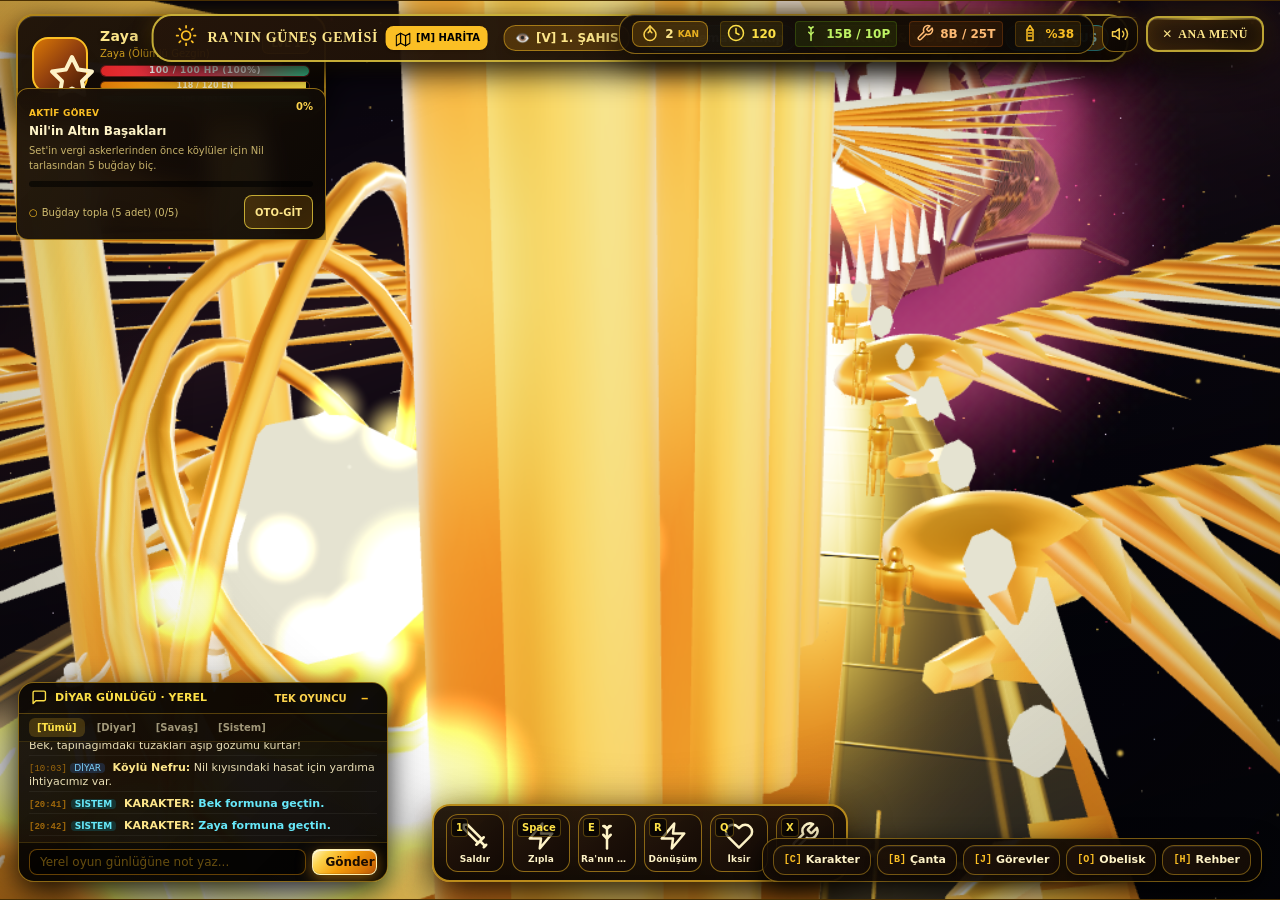
<file: raningemisi.html>
<!DOCTYPE html>
<html lang="tr">
<head>
    <meta charset="UTF-8">
    <meta name="viewport" content="width=device-width, initial-scale=1.0, maximum-scale=1.0, user-scalable=no, viewport-fit=cover">
    <title>Gods of Egypt - Uzayda Ra'nın Gemisi, Gerçekçi Dünya ve Apophis Savaşı</title>
    <script src="vendor/tailwindcss.js"></script>
    <script src="vendor/three.min.js"></script>
    <script src="webglSupport.js"></script>
    <script src="cinematicWorld.js"></script>
    <link rel="stylesheet" href="gameHud.css">
    <script src="errorHandler.js"></script>
    <script src="loadingScreen.js"></script>
    <script src="svg-icons.js"></script>
    <script src="gameState.js"></script>
    <script src="gameAudio.js"></script>
    <script src="tutorialSystem.js"></script>
    <script src="npcSystem.js"></script>
    <script src="gameHud.js"></script>
    <script src="egyptCharacterEngine.js"></script>
    <script src="kizCharacterEngine.js"></script>
    <script src="collisionSystem.js"></script>
    <script src="combatSystem.js"></script>
    <script src="cameraSystem.js"></script>
    <script src="mmoGatheringSystem.js"></script>
    <script src="cinematicStudio.js"></script>
    <script src="flightSystem.js"></script>
    <style>
        * { box-sizing: border-box; -webkit-tap-highlight-color: transparent; }
        body {
            margin: 0;
            overflow: hidden;
            background-color: #020308;
            font-family: system-ui, -apple-system, sans-serif;
            touch-action: none;
            user-select: none;
            -webkit-user-select: none;
            width: 100%;
            min-height: 100dvh;
            max-width: 100%;
            overscroll-behavior: none;
        }
        body > canvas {
            position: fixed;
            inset: 0;
            display: block;
            width: 100%;
            height: 100%;
            max-width: 100%;
            max-height: 100%;
        }
        .joy-glass {
            background: rgba(10, 12, 22, 0.68);
            backdrop-filter: blur(8px);
            -webkit-backdrop-filter: blur(8px);
            border: 1px solid rgba(245, 158, 11, 0.52);
            box-shadow: 0 8px 32px rgba(0, 0, 0, 0.85), 0 0 24px rgba(245, 158, 11, 0.25);
        }
    </style>
</head>
<body class="overflow-hidden">

    <!-- SADECE MOBİL YÜRÜME JOYSTICK (EKSTRA HİÇBİR BUTON VEYA MENÜ YOK) -->
    <div id="joystick-zone" class="fixed bottom-6 left-6 w-32 h-32 joy-glass rounded-full flex items-center justify-center z-20 touch-none">
        <div class="w-20 h-20 rounded-full border border-amber-400/30 pointer-events-none"></div>
        <div id="joystick-knob" class="w-12 h-12 rounded-full bg-gradient-to-tr from-amber-700 via-amber-400 to-yellow-200 border-2 border-white/90 shadow-xl absolute pointer-events-none transition-transform duration-75"></div>
    </div>

    <script>
        let scene, camera, renderer, clock;
        let player = null;
        let deckCrew = [];

        // Uzay, Dünya, Güneş, Ra ve Apophis Dinamik Nesneleri
        let earthGlobe = null;
        let earthShaderUniforms = null;
        let prayerStreamPoints = null;
        let prayerParticleData = [];
        let chainedSunGroup = null;
        let sunShaderUniforms = null;
        let coronaShaderUniforms = null;
        let vortexShaderUniforms = null;
        let solarWingSets = [];
        let sanctumAstrolabeRings = [];
        let raColossusGroup = null;
        let raWings = { left: null, right: null };
        let solarBeamGroup = null;
        let solarBeamCore = null;
        let solarBeamHelix1 = null;
        let solarBeamHelix2 = null;
        let clashImpactCore = null;
        let clashLightningArcs = [];
        let apophisHeadGroup = null;
        let apophisUpperJaw = null;
        let apophisLowerJaw = null;
        let apophisInnerMawRings = [];
        let apophisTendrils = [];
        let apophisTubeMesh = null;
        let apophisTubeRingCenters = [];
        let apophisSpineMeshes = [];
        let apophisSmokeSprites = [];
        let cosmicParticles = null;
        let cosmicParticleSpeeds = [];
        let deckFlameInst = null;
        let deckFlameData = [];

        // Mobil Kontroller ve 360° Kamera (Yakınlaştırma / Uzaklaştırma)
        let joyActive = false;
        let joyPointerId = null;
        let joyVec = { x: 0, y: 0 };
        const keys = { w: false, a: false, s: false, d: false };

        let camYaw = 0.22;
        let camPitch = 0.26;
        let camDist = 28.0;
        let desiredDist = 28.0;
        const activePointers = new Map();
        let lastPinchDist = 0;

        // ============================================================================
        // 1. PBR METAL, ALTIN KANALLI GÜVERTE VE APOPHIS OBSİDYEN/MAGMA DERİSİ DOKULARI
        // ============================================================================
        function buildSpaceWorldTextures(rendererInstance) {
            // 1. Sıcak 24K Altın & Güneş Plazması Yansıma Haritası
            const envC = document.createElement('canvas');
            envC.width = 512; envC.height = 256;
            const eCtx = envC.getContext('2d');
            const skyGrad = eCtx.createLinearGradient(0, 0, 0, 256);
            skyGrad.addColorStop(0.0, '#04050c');
            skyGrad.addColorStop(0.28, '#1c1208');
            skyGrad.addColorStop(0.46, '#b45309');
            skyGrad.addColorStop(0.52, '#fef3c7');
            skyGrad.addColorStop(0.60, '#92400e');
            skyGrad.addColorStop(0.82, '#271105');
            skyGrad.addColorStop(1.0, '#03040a');
            eCtx.fillStyle = skyGrad;
            eCtx.fillRect(0, 0, 512, 256);

            const sunGlow = eCtx.createRadialGradient(256, 128, 10, 256, 128, 150);
            sunGlow.addColorStop(0, 'rgba(255, 251, 235, 1.0)');
            sunGlow.addColorStop(0.45, 'rgba(245, 158, 11, 0.85)');
            sunGlow.addColorStop(1, 'rgba(0, 0, 0, 0)');
            eCtx.fillStyle = sunGlow;
            eCtx.fillRect(0, 0, 512, 256);

            const rawEnv = new THREE.CanvasTexture(envC);
            rawEnv.mapping = THREE.EquirectangularReflectionMapping;
            const pmrem = new THREE.PMREMGenerator(rendererInstance);
            pmrem.compileEquirectangularShader();
            const envMap = pmrem.fromEquirectangular(rawEnv).texture;
            rawEnv.dispose();
            pmrem.dispose();

            // 2. KRALİYET GÜNEŞ TAPINAĞI GÜVERTE DOKUSU (Boyuna Altın Enerji Kanallı Siyah Obsidyen)
            const deckC = document.createElement('canvas');
            deckC.width = 512; deckC.height = 512;
            const dCtx = deckC.getContext('2d');
            dCtx.fillStyle = '#080b12';
            dCtx.fillRect(0, 0, 512, 512);

            dCtx.strokeStyle = 'rgba(245, 158, 11, 0.34)';
            dCtx.lineWidth = 2;
            for (let x = 32; x < 512; x += 64) {
                dCtx.beginPath(); dCtx.moveTo(x, 0); dCtx.lineTo(x, 512); dCtx.stroke();
            }
            for (let y = 0; y < 512; y += 128) {
                dCtx.beginPath(); dCtx.moveTo(0, y); dCtx.lineTo(512, y); dCtx.stroke();
            }

            const centerGrad = dCtx.createLinearGradient(216, 0, 296, 0);
            centerGrad.addColorStop(0.0, 'rgba(180, 83, 9, 0.15)');
            centerGrad.addColorStop(0.5, 'rgba(253, 224, 71, 0.85)');
            centerGrad.addColorStop(1.0, 'rgba(180, 83, 9, 0.15)');
            dCtx.fillStyle = centerGrad;
            dCtx.fillRect(236, 0, 40, 512);

            dCtx.strokeStyle = '#fbbf24';
            dCtx.lineWidth = 6;
            dCtx.strokeRect(18, 0, 476, 512);
            const deckTex = new THREE.CanvasTexture(deckC);
            deckTex.wrapS = THREE.RepeatWrapping;
            deckTex.wrapT = THREE.RepeatWrapping;
            deckTex.repeat.set(1, 8);

            // 3. 24K KRALİYET ALTINI DOKUSU
            const goldC = document.createElement('canvas');
            goldC.width = 256; goldC.height = 256;
            const gCtx = goldC.getContext('2d');
            const gGrad = gCtx.createLinearGradient(0, 0, 256, 256);
            gGrad.addColorStop(0.0, '#fef3c7');
            gGrad.addColorStop(0.30, '#f59e0b');
            gGrad.addColorStop(0.70, '#b45309');
            gGrad.addColorStop(1.0, '#fbbf24');
            gCtx.fillStyle = gGrad;
            gCtx.fillRect(0, 0, 256, 256);
            const goldTex = new THREE.CanvasTexture(goldC);

            // 4. APOPHIS KOYU ABİSAL EJDERHA/YILAN ZIRH PULLARI VE KOR MAGMA ÇATLAKLARI DOKUSU
            const apoC = document.createElement('canvas');
            apoC.width = 512; apoC.height = 512;
            const aCtx = apoC.getContext('2d');
            aCtx.fillStyle = '#040307';
            aCtx.fillRect(0, 0, 512, 512);

            // Elmas Biçimli Siyah Obsidyen Zırh Pulları
            for (let y = 0; y < 512; y += 24) {
                const off = (y / 24) % 2 === 0 ? 0 : 12;
                for (let x = 0; x < 512; x += 24) {
                    const cx = (x + off) % 512;
                    aCtx.fillStyle = '#09070f';
                    aCtx.beginPath();
                    aCtx.moveTo(cx, y);
                    aCtx.lineTo(cx + 11, y + 12);
                    aCtx.lineTo(cx, y + 23);
                    aCtx.lineTo(cx - 11, y + 12);
                    aCtx.closePath();
                    aCtx.fill();
                    aCtx.strokeStyle = 'rgba(244, 63, 94, 0.35)';
                    aCtx.lineWidth = 1.2;
                    aCtx.stroke();
                }
            }
            // Pulların Arasından Sızan Kor Lav/Magma Damarları
            for (let v = 0; v < 18; v++) {
                aCtx.beginPath();
                let vx = Math.random() * 512, vy = 0;
                aCtx.moveTo(vx, vy);
                while (vy < 512) {
                    vy += 18;
                    vx += (Math.random() - 0.5) * 28;
                    aCtx.lineTo(vx, vy);
                }
                aCtx.strokeStyle = v % 2 === 0 ? 'rgba(251, 113, 133, 0.85)' : 'rgba(249, 115, 22, 0.80)';
                aCtx.lineWidth = 2.2;
                aCtx.stroke();
            }
            const apophisTex = new THREE.CanvasTexture(apoC);
            apophisTex.wrapS = THREE.RepeatWrapping;
            apophisTex.wrapT = THREE.RepeatWrapping;
            apophisTex.repeat.set(3, 14);

            // 5. Yumuşak Dairesel Parlama ve Siyah/Kızıl Kaos Bulutu Dokuları
            const glowC = document.createElement('canvas');
            glowC.width = 128; glowC.height = 128;
            const glCtx = glowC.getContext('2d');
            const rGrad = glCtx.createRadialGradient(64, 64, 2, 64, 64, 60);
            rGrad.addColorStop(0.0, 'rgba(255, 255, 255, 1.0)');
            rGrad.addColorStop(0.30, 'rgba(253, 224, 71, 0.90)');
            rGrad.addColorStop(0.68, 'rgba(245, 158, 11, 0.32)');
            rGrad.addColorStop(1.0, 'rgba(0, 0, 0, 0.0)');
            glCtx.fillStyle = rGrad;
            glCtx.fillRect(0, 0, 128, 128);
            const glowTex = new THREE.CanvasTexture(glowC);

            const smokeC = document.createElement('canvas');
            smokeC.width = 128; smokeC.height = 128;
            const smCtx = smokeC.getContext('2d');
            const smGrad = smCtx.createRadialGradient(64, 64, 4, 64, 64, 60);
            smGrad.addColorStop(0.0, 'rgba(8, 4, 14, 0.95)');
            smGrad.addColorStop(0.50, 'rgba(136, 19, 55, 0.42)');
            smGrad.addColorStop(1.0, 'rgba(0, 0, 0, 0.0)');
            smCtx.fillStyle = smGrad;
            smCtx.fillRect(0, 0, 128, 128);
            const smokeTex = new THREE.CanvasTexture(smokeC);

            // 6. Köylü / Rahip Keten ve Cilt Dokuları
            const linenC = document.createElement('canvas');
            linenC.width = 256; linenC.height = 256;
            const lCtx = linenC.getContext('2d');
            lCtx.fillStyle = '#f3ead8';
            lCtx.fillRect(0, 0, 256, 256);
            for (let x = 0; x < 256; x += 8) {
                lCtx.fillStyle = x % 16 === 0 ? 'rgba(120, 90, 55, 0.22)' : 'rgba(255, 252, 245, 0.45)';
                lCtx.fillRect(x, 0, 4, 256);
            }
            lCtx.fillStyle = '#d97706';
            lCtx.fillRect(0, 226, 256, 14);
            const linenTex = new THREE.CanvasTexture(linenC);

            const skinC = document.createElement('canvas');
            skinC.width = 256; skinC.height = 256;
            const skCtx = skinC.getContext('2d');
            skCtx.fillStyle = '#b8734b';
            skCtx.fillRect(0, 0, 256, 256);
            const skinTex = new THREE.CanvasTexture(skinC);

            return { envMap, deckTex, goldTex, apophisTex, glowTex, smokeTex, linenTex, skinTex };
        }

        // ============================================================================
        // 2. OYUNCU (KÖYLÜ), GÜNEŞ RAHİPLERİ VE RA'NIN ALTIN MUHAFIZLARI MOTORU
        // ============================================================================
        let sharedCharGeos = null;
        let sharedCharMats = null;

        function initSharedCharacterAssets() {
            const torsoGeo = new THREE.CylinderGeometry(1, 1, 0.62, 20, 12, false);
            const pos = torsoGeo.attributes.position;
            for (let i = 0; i < pos.count; i++) {
                const vx = pos.getX(i), vy = pos.getY(i), vz = pos.getZ(i);
                const t = (vy + 0.31) / 0.62;
                const ang = Math.atan2(vx, vz);
                let rx = 0.14, rz = 0.10;
                if (t < 0.25) {
                    rx = THREE.MathUtils.lerp(0.14, 0.13, t / 0.25);
                    rz = THREE.MathUtils.lerp(0.10, 0.095, t / 0.25);
                } else if (t < 0.74) {
                    const k = (t - 0.25) / 0.49;
                    rx = THREE.MathUtils.lerp(0.13, 0.185, Math.sin(k * Math.PI * 0.5));
                    rz = THREE.MathUtils.lerp(0.095, 0.125, k);
                } else {
                    const k = (t - 0.74) / 0.26;
                    rx = THREE.MathUtils.lerp(0.185, 0.062, k);
                    rz = THREE.MathUtils.lerp(0.125, 0.060, k);
                }
                pos.setXYZ(i, Math.sin(ang) * rx, vy, Math.cos(ang) * rz);
            }
            torsoGeo.computeVertexNormals();

            sharedCharGeos = {
                torsoGeo,
                beltGeo: new THREE.CylinderGeometry(0.140, 0.146, 0.075, 14),
                kiltGeo: new THREE.CylinderGeometry(0.142, 0.19, 0.34, 16),
                collarGeo: new THREE.CylinderGeometry(0.085, 0.195, 0.06, 14, 1, true),
                craniumGeo: new THREE.SphereGeometry(0.102, 12, 10),
                noseGeo: new THREE.ConeGeometry(0.017, 0.05, 5),
                khatGeo: new THREE.SphereGeometry(0.108, 12, 10, 0, Math.PI * 2, 0, Math.PI * 0.58),
                lappetGeo: new THREE.BoxGeometry(0.032, 0.16, 0.045),
                deltoidGeo: new THREE.SphereGeometry(0.054, 8, 8),
                upperArmGeo: new THREE.CylinderGeometry(0.046, 0.038, 0.26, 8),
                foreArmGeo: new THREE.CylinderGeometry(0.038, 0.029, 0.25, 8),
                handGeo: new THREE.SphereGeometry(0.03, 6, 6),
                spearGeo: new THREE.CylinderGeometry(0.016, 0.016, 2.5, 6),
                thighGeo: new THREE.CylinderGeometry(0.066, 0.048, 0.42, 8),
                shinGeo: new THREE.CylinderGeometry(0.048, 0.033, 0.42, 8),
                footGeo: new THREE.BoxGeometry(0.066, 0.036, 0.15)
            };

            sharedCharMats = {
                skinMat: new THREE.MeshStandardMaterial({ map: window.textures.skinTex, roughness: 0.52 }),
                linenMat: new THREE.MeshStandardMaterial({ map: window.textures.linenTex, roughness: 0.75 }),
                leatherMat: new THREE.MeshStandardMaterial({ color: 0x6b3a19, roughness: 0.72 }),
                goldMat: new THREE.MeshStandardMaterial({
                    map: window.textures.goldTex,
                    envMap: window.textures.envMap,
                    color: 0xfbbf24,
                    metalness: 0.88,
                    roughness: 0.20
                })
            };
        }

        function createCharacter(scale = 1.0, role = 'mortal', castShad = false) {
            if (!sharedCharGeos) initSharedCharacterAssets();

            const root = new THREE.Group();
            root.scale.setScalar(scale);

            const hips = new THREE.Group();
            hips.position.y = 0.92;
            root.add(hips);

            const isGuard = role === 'solar_guard';
            const bodyMat = isGuard ? sharedCharMats.goldMat : sharedCharMats.skinMat;
            const kiltMat = isGuard ? sharedCharMats.goldMat : sharedCharMats.linenMat;
            const accMat = isGuard ? sharedCharMats.goldMat : sharedCharMats.leatherMat;

            const torso = new THREE.Mesh(sharedCharGeos.torsoGeo, bodyMat);
            torso.position.y = 0.30;
            torso.castShadow = castShad;
            hips.add(torso);

            const belt = new THREE.Mesh(sharedCharGeos.beltGeo, accMat);
            belt.position.y = 0.01;
            hips.add(belt);

            const kilt = new THREE.Mesh(sharedCharGeos.kiltGeo, kiltMat);
            kilt.scale.set(0.95, 1.0, 0.78);
            kilt.position.y = -0.14;
            kilt.castShadow = castShad;
            hips.add(kilt);

            const collar = new THREE.Mesh(sharedCharGeos.collarGeo, sharedCharMats.goldMat);
            collar.scale.set(1.0, 1.0, 0.72);
            collar.position.y = 0.22;
            torso.add(collar);

            const headGroup = new THREE.Group();
            headGroup.position.y = 0.33;
            torso.add(headGroup);

            const cranium = new THREE.Mesh(sharedCharGeos.craniumGeo, bodyMat);
            cranium.scale.set(0.86, 1.08, 0.95);
            cranium.position.y = 0.06;
            headGroup.add(cranium);

            const nose = new THREE.Mesh(sharedCharGeos.noseGeo, bodyMat);
            nose.rotation.x = Math.PI * 0.12;
            nose.position.set(0, 0.055, 0.096);
            headGroup.add(nose);

            const khatCap = new THREE.Mesh(sharedCharGeos.khatGeo, isGuard ? sharedCharMats.goldMat : kiltMat);
            khatCap.scale.set(0.88, 1.08, 0.98);
            khatCap.position.y = 0.064;
            headGroup.add(khatCap);

            [-0.082, 0.082].forEach(lx => {
                const lappet = new THREE.Mesh(sharedCharGeos.lappetGeo, isGuard ? sharedCharMats.goldMat : kiltMat);
                lappet.position.set(lx, 0.0, 0.01);
                headGroup.add(lappet);
            });

            function makeArm(isRight) {
                const shoulder = new THREE.Group();
                shoulder.position.set(isRight ? 0.205 : -0.205, 0.21, 0);
                torso.add(shoulder);

                shoulder.add(new THREE.Mesh(sharedCharGeos.deltoidGeo, bodyMat));

                const upper = new THREE.Mesh(sharedCharGeos.upperArmGeo, bodyMat);
                upper.position.y = -0.13;
                shoulder.add(upper);

                const elbow = new THREE.Group();
                elbow.position.y = -0.26;
                shoulder.add(elbow);

                const fore = new THREE.Mesh(sharedCharGeos.foreArmGeo, bodyMat);
                fore.position.y = -0.125;
                elbow.add(fore);

                const hand = new THREE.Mesh(sharedCharGeos.handGeo, bodyMat);
                hand.scale.set(0.8, 1.2, 0.55);
                hand.position.y = -0.26;
                elbow.add(hand);

                if (isGuard && isRight) {
                    const spear = new THREE.Mesh(sharedCharGeos.spearGeo, sharedCharMats.goldMat);
                    spear.position.set(0, -0.05, 0.12);
                    spear.rotation.x = Math.PI * 0.08;
                    elbow.add(spear);
                }

                return { shoulder, elbow };
            }

            function makeLeg(isRight) {
                const hip = new THREE.Group();
                hip.position.set(isRight ? 0.088 : -0.088, -0.04, 0);
                hips.add(hip);

                const thigh = new THREE.Mesh(sharedCharGeos.thighGeo, bodyMat);
                thigh.position.y = -0.21;
                hip.add(thigh);

                const knee = new THREE.Group();
                knee.position.y = -0.42;
                hip.add(knee);

                const shin = new THREE.Mesh(sharedCharGeos.shinGeo, bodyMat);
                shin.position.y = -0.21;
                knee.add(shin);

                const foot = new THREE.Mesh(sharedCharGeos.footGeo, accMat);
                foot.position.set(0, -0.44, 0.032);
                knee.add(foot);

                return { hip, knee, groundContact: foot };
            }

            const char = {
                root,
                hips,
                torso,
                role,
                arms: { left: makeArm(false), right: makeArm(true) },
                legs: { left: makeLeg(false), right: makeLeg(true) },
                walkPhase: Math.random() * Math.PI * 2
            };
            window.EgyptCharacterEngine.keepCharacterFeetOnGround(char);
            return char;
        }

        function animateCharacter(char, moving, speedMag, delta, elapsed) {
            if (!char) return;
            if (char.pelvis || (window.player === char && window.EgyptCharacterEngine)) {
                window.EgyptCharacterEngine.animateEgyptCharacter(char, moving, speedMag, delta, elapsed);
                return;
            }
            if (moving) {
                char.walkPhase += delta * (6.8 * Math.max(0.45, speedMag));
                const p = char.walkPhase;
                const s = Math.sin(p);
                const os = Math.sin(p + Math.PI);

                char.hips.position.y = 0.92 + Math.abs(Math.cos(p)) * 0.026;
                char.torso.rotation.y = -s * 0.09;
                char.torso.rotation.x = 0.04;

                char.legs.left.hip.rotation.x = s * 0.54;
                char.legs.right.hip.rotation.x = os * 0.54;
                char.legs.left.knee.rotation.x = Math.max(0, -Math.cos(p) * 0.62);
                char.legs.right.knee.rotation.x = Math.max(0, -Math.cos(p + Math.PI) * 0.62);

                char.arms.left.shoulder.rotation.x = os * 0.42;
                char.arms.right.shoulder.rotation.x = s * 0.42;
                char.arms.left.elbow.rotation.x = -0.22 - Math.max(0, os) * 0.2;
                char.arms.right.elbow.rotation.x = -0.22 - Math.max(0, s) * 0.2;
            } else {
                const breath = Math.sin(elapsed * 2.2 + char.walkPhase);
                char.hips.position.y = THREE.MathUtils.lerp(char.hips.position.y, 0.92 + breath * 0.008, 0.15);
                char.torso.rotation.y = THREE.MathUtils.lerp(char.torso.rotation.y, 0, 0.15);
                char.torso.rotation.x = THREE.MathUtils.lerp(char.torso.rotation.x, breath * 0.015, 0.15);

                if (char.role === 'priest') {
                    const prayWave = Math.sin(elapsed * 2.8 + char.walkPhase) * 0.12;
                    char.arms.left.shoulder.rotation.x = -1.85 + prayWave;
                    char.arms.right.shoulder.rotation.x = -1.85 + prayWave;
                    char.arms.left.elbow.rotation.x = -0.35;
                    char.arms.right.elbow.rotation.x = -0.35;
                } else {
                    char.arms.left.shoulder.rotation.x = THREE.MathUtils.lerp(char.arms.left.shoulder.rotation.x, 0.03, 0.15);
                    char.arms.right.shoulder.rotation.x = THREE.MathUtils.lerp(char.arms.right.shoulder.rotation.x, -0.03, 0.15);
                    char.arms.left.elbow.rotation.x = -0.16;
                    char.arms.right.elbow.rotation.x = -0.16;
                }
            }
            window.EgyptCharacterEngine.keepCharacterFeetOnGround(char);
        }

        function createCircularPointsMaterial(sizeVal, opacityVal) {
            return new THREE.ShaderMaterial({
                uniforms: {
                    uSize: { value: sizeVal },
                    uOpacity: { value: opacityVal }
                },
                vertexShader: `
                    uniform float uSize;
                    attribute vec3 color;
                    varying vec3 vColor;
                    void main() {
                        vColor = color;
                        vec4 mvPosition = modelViewMatrix * vec4(position, 1.0);
                        gl_PointSize = uSize * (280.0 / -mvPosition.z);
                        gl_Position = projectionMatrix * mvPosition;
                    }
                `,
                fragmentShader: `
                    uniform float uOpacity;
                    varying vec3 vColor;
                    void main() {
                        float d = length(gl_PointCoord - vec2(0.5));
                        if (d > 0.5) discard;
                        float alpha = smoothstep(0.5, 0.05, d) * uOpacity;
                        gl_FragColor = vec4(vColor, alpha);
                    }
                `,
                transparent: true,
                depthWrite: false,
                blending: THREE.AdditiveBlending
            });
        }

        // ============================================================================
        // 3. DİYAR 3: UZAYDA RA'NIN GÜNEŞ GEMİSİ, GERÇEKÇİ UYDU DÜNYASI, GÜNEŞ VE APOPHIS
        // ============================================================================
        function buildGodsOfEgyptSpaceWorld() {
            const worldGroup = new THREE.Group();
            worldGroup.name = "GodsOfEgypt_RaSolarBarge_vs_Apophis";
            scene.add(worldGroup);

            const dummy = new THREE.Object3D();

            const goldMat = new THREE.MeshStandardMaterial({
                map: window.textures.goldTex,
                envMap: window.textures.envMap,
                envMapIntensity: 2.0,
                color: 0xf59e0b,
                emissive: 0x451a03,
                emissiveIntensity: 0.24,
                metalness: 0.90,
                roughness: 0.15
            });
            const obsidianMat = new THREE.MeshStandardMaterial({
                color: 0x0b0e17,
                envMap: window.textures.envMap,
                envMapIntensity: 1.4,
                metalness: 0.85,
                roughness: 0.18
            });
            const deckMat = new THREE.MeshStandardMaterial({
                map: window.textures.deckTex,
                bumpMap: window.textures.deckTex,
                bumpScale: 0.025,
                envMap: window.textures.envMap,
                metalness: 0.72,
                roughness: 0.22
            });
            const solarPlasmaMat = new THREE.MeshBasicMaterial({ color: 0xfef08a });

            deckFlameData = [];
            function addSolarBrazier(x, y, z, scale = 1.0) {
                deckFlameData.push({ x, y, z, scale, phase: Math.random() * Math.PI * 2 });
            }

            // ------------------------------------------------------------------------
            // A. GEMİNİN SAĞ ARKASINDA: %100 PROSEDÜREL GLSL UYDU DÜNYASI (Güneş İle Asla Çakışmaz!)
            // (Sarı Top Lekeleri Yok! Gerçek Fraktal Kıyılar, Nil Deltası, Kızıldeniz, Okyanus Parlaması ve Bulutlar)
            // ------------------------------------------------------------------------
            const earthRoot = new THREE.Group();
            earthRoot.position.set(96, -34, 240);
            worldGroup.add(earthRoot);

            earthShaderUniforms = { uTime: { value: 0 } };
            const earthShaderMat = new THREE.ShaderMaterial({
                uniforms: earthShaderUniforms,
                vertexShader: `
                    varying vec3 vNormal;
                    varying vec3 vLocalPos;
                    varying vec3 vViewDir;
                    void main() {
                        vLocalPos = normalize(position);
                        vNormal = normalize(normalMatrix * normal);
                        vec4 mvPos = modelViewMatrix * vec4(position, 1.0);
                        vViewDir = normalize(-mvPos.xyz);
                        gl_Position = projectionMatrix * mvPos;
                    }
                `,
                fragmentShader: `
                    uniform float uTime;
                    varying vec3 vNormal;
                    varying vec3 vLocalPos;
                    varying vec3 vViewDir;

                    float hash(vec3 p) {
                        p = fract(p * 0.3183099 + 0.1);
                        p *= 17.0;
                        return fract(p.x * p.y * p.z * (p.x + p.y + p.z));
                    }

                    float noise(vec3 x) {
                        vec3 i = floor(x);
                        vec3 f = fract(x);
                        f = f * f * (3.0 - 2.0 * f);
                        return mix(
                            mix(mix(hash(i + vec3(0,0,0)), hash(i + vec3(1,0,0)), f.x),
                                mix(hash(i + vec3(0,1,0)), hash(i + vec3(1,1,0)), f.x), f.y),
                            mix(mix(hash(i + vec3(0,0,1)), hash(i + vec3(1,0,1)), f.x),
                                mix(hash(i + vec3(0,1,1)), hash(i + vec3(1,1,1)), f.x), f.y), f.z);
                    }

                    float fbm(vec3 p) {
                        float v = 0.0;
                        float amp = 0.5;
                        for (int i = 0; i < 6; i++) {
                            v += amp * noise(p);
                            p *= 2.08;
                            amp *= 0.48;
                        }
                        return v;
                    }

                    void main() {
                        // Kameraya Bakan Yüzeyde (-Z Yönü) Mısır, Nil, Kızıldeniz ve Akdeniz Koordinat Sistemi
                        vec3 p = vLocalPos;
                        float lon = atan(p.x, -p.z); // 0.0 tam gemiye bakan merkez
                        float lat = asin(clamp(p.y, -1.0, 1.0));

                        // Fraktal Kıyı Bozulması (Cetvel Gibi Düz Çizgileri Tamamen Yok Eder)
                        vec3 warpP = p * 4.2;
                        float coastWarp = (fbm(warpP) - 0.5) * 0.22;
                        float fineDetail = fbm(p * 18.0);
                        float microDetail = fbm(p * 48.0);

                        float wLon = lon + coastWarp * 0.55;
                        float wLat = lat + coastWarp * 0.45;

                        // 1. Kuzey Afrika & Orta Doğu Ana Kıta Kütlesi
                        float landMask = smoothstep(0.42, 0.34, length(vec2(wLon * 0.65, (wLat + 0.05) * 0.85)));

                        // 2. Akdeniz Havzası (Kuzeyde Organik Girintili Deniz)
                        float medDist = length(vec2((wLon + 0.12) * 1.15, (wLat - 0.34) * 3.2)) + (fineDetail - 0.5) * 0.25;
                        float isMedSea = smoothstep(0.48, 0.38, medDist);
                        landMask *= (1.0 - isMedSea);

                        // 3. Kızıldeniz ve Süveyş/Akabe Körfezi (Mısır ile Arabistan Arasında Doğal Boğaz)
                        float redSeaAxis = (wLon - 0.22) + (wLat - 0.18) * 0.52;
                        float redSeaWidth = 0.055 + (fineDetail - 0.5) * 0.038;
                        float isRedSea = smoothstep(redSeaWidth, redSeaWidth * 0.35, abs(redSeaAxis)) *
                                         smoothstep(0.28, 0.20, wLat) * smoothstep(-0.32, -0.18, wLat);
                        landMask *= (1.0 - isRedSea);

                        // 4. Kıvrımlı Nil Nehri ve Yelpaze Biçimli Yeşil Nil Deltası
                        float nileCurve = -0.02 + sin(lat * 14.0) * 0.018 + (fineDetail - 0.5) * 0.022;
                        float nileDist = abs(lon - nileCurve);
                        float inEgyptLat = smoothstep(-0.28, -0.15, lat) * smoothstep(0.26, 0.20, lat);
                        float nileValley = smoothstep(0.042, 0.008, nileDist) * inEgyptLat * landMask;
                        float nileRiverWater = smoothstep(0.007, 0.002, nileDist) * inEgyptLat * landMask;

                        // Nil Deltası (Akdeniz Kıyısında Üçgen Yelpaze)
                        float deltaSpread = max(0.01, (lat - 0.14) * 0.68);
                        float inDelta = smoothstep(deltaSpread, deltaSpread * 0.25, abs(lon - nileCurve)) *
                                        smoothstep(0.13, 0.17, lat) * smoothstep(0.27, 0.22, lat) * landMask;
                        float fertileMask = clamp(nileValley + inDelta, 0.0, 1.0);

                        // 5. Gerçekçi Okyanus ve Mercan Kayalığı Derinlik Renkleri (Bathymetry)
                        vec3 deepOcean = vec3(0.02, 0.09, 0.24);
                        vec3 midOcean  = vec3(0.04, 0.24, 0.48);
                        vec3 shallowReef = vec3(0.08, 0.58, 0.72);
                        float coastalShelf = smoothstep(0.15, 0.48, isMedSea + isRedSea + landMask * 0.6);
                        vec3 oceanCol = mix(deepOcean, midOcean, fineDetail);
                        oceanCol = mix(oceanCol, shallowReef, coastalShelf * 0.65);

                        // 6. Gerçekçi Sahra Kumulları, Kayalık Dağ Sırtları ve Yemyeşil Nil Vadisi
                        vec3 saharaSand = mix(vec3(0.76, 0.56, 0.34), vec3(0.92, 0.76, 0.52), fineDetail);
                        vec3 desertRock = vec3(0.45, 0.30, 0.18);
                        vec3 savannaGreen = vec3(0.16, 0.36, 0.14);
                        vec3 nileLush = mix(vec3(0.08, 0.34, 0.12), vec3(0.22, 0.48, 0.18), microDetail);

                        vec3 landCol = mix(saharaSand, desertRock, smoothstep(0.52, 0.78, microDetail) * 0.65);
                        float southTropics = smoothstep(-0.12, -0.38, wLat);
                        landCol = mix(landCol, savannaGreen, southTropics);
                        landCol = mix(landCol, nileLush, fertileMask);

                        vec3 surfaceCol = mix(oceanCol, landCol, smoothstep(0.35, 0.55, landMask));
                        surfaceCol = mix(surfaceCol, vec3(0.05, 0.38, 0.65), nileRiverWater);

                        // 7. Dağ Kabartma Işıklandırması, Güneş Yansıması (Specular Glint) ve İnce Siklon Bulutları
                        vec3 sunDir = normalize(vec3(-0.72, 0.38, -0.58));
                        float bump = (microDetail - 0.5) * 0.16 * landMask;
                        vec3 bumpedNormal = normalize(vNormal + vec3(bump, bump * 0.8, 0.0));
                        float diff = max(0.18, dot(bumpedNormal, sunDir));

                        // Deniz Üzerinde Güneş Parlaması
                        vec3 halfVec = normalize(sunDir + vViewDir);
                        float spec = pow(max(0.0, dot(vNormal, halfVec)), 28.0) * (1.0 - landMask) * 0.55;

                        // İnce Atmosferik Bulut Katmanı (Mısır Üzeri Açık)
                        vec3 cloudPos = p * 3.8 + vec3(uTime * 0.012, -uTime * 0.006, 0.0);
                        float cloudNoise = fbm(cloudPos + fbm(cloudPos * 2.2) * 0.45);
                        float clearEgyptWindow = 1.0 - smoothstep(0.35, 0.12, length(vec2(lon, lat - 0.12)));
                        float cloudAlpha = smoothstep(0.52, 0.78, cloudNoise) * (0.35 + 0.65 * clearEgyptWindow);

                        vec3 litPlanet = surfaceCol * (diff * 1.25) + vec3(1.0, 0.92, 0.75) * spec;
                        litPlanet = mix(litPlanet, vec3(0.98, 0.99, 1.0) * max(0.35, diff * 1.15), cloudAlpha * 0.78);

                        // 8. Nil Boyunca Keskin Mikro Altın Tapınak/Şehir Kıvılcımları (Dev Sarı Toplar Yok!)
                        float citySparkle = smoothstep(0.72, 0.88, microDetail) * fertileMask;
                        litPlanet += vec3(1.0, 0.85, 0.32) * citySparkle * 1.6;

                        // 9. Atmosferik Mavi Ufuk Halesi (Rayleigh Limb Scattering)
                        float viewDot = max(0.0, dot(vNormal, vViewDir));
                        float rim = pow(1.0 - viewDot, 2.8);
                        litPlanet += vec3(0.18, 0.62, 1.0) * rim * 0.88;

                        gl_FragColor = vec4(litPlanet, 1.0);
                    }
                `
            });

            earthGlobe = new THREE.Mesh(new THREE.SphereGeometry(86, 64, 48), earthShaderMat);
            earthRoot.add(earthGlobe);

            const atmosphereShaderMat = new THREE.ShaderMaterial({
                vertexShader: `
                    varying vec3 vNormal;
                    void main() {
                        vNormal = normalize(normalMatrix * normal);
                        gl_Position = projectionMatrix * modelViewMatrix * vec4(position, 1.0);
                    }
                `,
                fragmentShader: `
                    varying vec3 vNormal;
                    void main() {
                        float intensity = pow(0.66 - dot(vNormal, vec3(0.0, 0.0, 1.0)), 2.6);
                        gl_FragColor = vec4(0.22, 0.70, 1.0, 1.0) * intensity * 1.35;
                    }
                `,
                blending: THREE.AdditiveBlending,
                side: THREE.BackSide,
                transparent: true,
                depthWrite: false
            });
            const atmoShell = new THREE.Mesh(new THREE.SphereGeometry(92.0, 48, 36), atmosphereShaderMat);
            earthRoot.add(atmoShell);

            // Nil Vadisi'nden Gemideki Sunağa Yükselen Geniş Altın Dua Bulutsusu
            const prayerCount = 820;
            const prayerGeo = new THREE.BufferGeometry();
            const prayerPositions = new Float32Array(prayerCount * 3);
            const prayerColors = new Float32Array(prayerCount * 3);
            prayerParticleData = [];

            for (let i = 0; i < prayerCount; i++) {
                const baseT = Math.random();
                const spreadR = 0.8 + Math.random() * 3.8;
                const spreadAng = Math.random() * Math.PI * 2;
                const speed = 0.15 + Math.random() * 0.12;
                prayerParticleData.push({ baseT, spreadR, spreadAng, speed });

                prayerColors[i * 3] = 1.0;
                prayerColors[i * 3 + 1] = 0.86 + Math.random() * 0.14;
                prayerColors[i * 3 + 2] = 0.38 + Math.random() * 0.35;
            }
            prayerGeo.setAttribute('position', new THREE.BufferAttribute(prayerPositions, 3));
            prayerGeo.setAttribute('color', new THREE.BufferAttribute(prayerColors, 3));
            prayerStreamPoints = new THREE.Points(prayerGeo, createCircularPointsMaterial(2.2, 0.88));
            worldGroup.add(prayerStreamPoints);

            // ------------------------------------------------------------------------
            // B. GEMİNİN SOL ÜST ARKASINDA: ZİNCİRLE ÇEKİLEN GÜNEŞ VE PÜRÜZSÜZ GLSL KORONA
            // (Dünya İle Çakışmaz, Basamaklı Daireler ve Makarna Halkalar Yok!)
            // ------------------------------------------------------------------------
            chainedSunGroup = new THREE.Group();
            chainedSunGroup.position.set(-68, 32, 152);
            worldGroup.add(chainedSunGroup);

            sunShaderUniforms = { uTime: { value: 0 } };
            const sunPlasmaShaderMat = new THREE.ShaderMaterial({
                uniforms: sunShaderUniforms,
                vertexShader: `
                    varying vec3 vPos;
                    varying vec3 vNormal;
                    void main() {
                        vPos = position;
                        vNormal = normalize(normalMatrix * normal);
                        gl_Position = projectionMatrix * modelViewMatrix * vec4(position, 1.0);
                    }
                `,
                fragmentShader: `
                    uniform float uTime;
                    varying vec3 vPos;
                    varying vec3 vNormal;

                    float hash(vec3 p) {
                        p = fract(p * 0.3183099 + 0.1);
                        p *= 17.0;
                        return fract(p.x * p.y * p.z * (p.x + p.y + p.z));
                    }

                    float noise(vec3 x) {
                        vec3 i = floor(x);
                        vec3 f = fract(x);
                        f = f * f * (3.0 - 2.0 * f);
                        return mix(
                            mix(mix(hash(i + vec3(0,0,0)), hash(i + vec3(1,0,0)), f.x),
                                mix(hash(i + vec3(0,1,0)), hash(i + vec3(1,1,0)), f.x), f.y),
                            mix(mix(hash(i + vec3(0,0,1)), hash(i + vec3(1,0,1)), f.x),
                                mix(hash(i + vec3(0,1,1)), hash(i + vec3(1,1,1)), f.x), f.y), f.z);
                    }

                    float fbmSun(vec3 p) {
                        float v = 0.0;
                        float amp = 0.5;
                        for (int i = 0; i < 5; i++) {
                            v += amp * noise(p);
                            p = p * 2.15 + vec3(uTime * 0.42, -uTime * 0.35, uTime * 0.30);
                            amp *= 0.5;
                        }
                        return v;
                    }

                    void main() {
                        float gran = fbmSun(vPos * 0.32);
                        float fine = fbmSun(vPos * 0.85 - uTime * 0.75);
                        float plasma = gran * 0.62 + fine * 0.38;

                        float viewDot = max(0.0, abs(vNormal.z));
                        float limb = pow(viewDot, 0.45);

                        vec3 colDark = vec3(0.75, 0.14, 0.01);
                        vec3 colMid  = vec3(0.98, 0.50, 0.03);
                        vec3 colBright = vec3(1.00, 0.95, 0.68);

                        vec3 col = mix(colDark, colMid, smoothstep(0.24, 0.58, plasma));
                        col = mix(col, colBright, smoothstep(0.55, 0.86, plasma) * limb);
                        col += vec3(1.0, 0.62, 0.12) * pow(1.0 - viewDot, 2.2) * 0.65;
                        gl_FragColor = vec4(col, 1.0);
                    }
                `
            });

            const sunCoreMesh = new THREE.Mesh(new THREE.SphereGeometry(25.0, 48, 36), sunPlasmaShaderMat);
            chainedSunGroup.add(sunCoreMesh);

            // Basamaklı Daireler Yerine Pürüzsüz Radyal GLSL Güneş Koronası ve Alev Dilleri
            coronaShaderUniforms = { uTime: { value: 0 } };
            const coronaMat = new THREE.ShaderMaterial({
                uniforms: coronaShaderUniforms,
                vertexShader: `
                    varying vec2 vUv;
                    void main() {
                        vUv = uv;
                        gl_Position = projectionMatrix * modelViewMatrix * vec4(position, 1.0);
                    }
                `,
                fragmentShader: `
                    uniform float uTime;
                    varying vec2 vUv;
                    void main() {
                        vec2 p = vUv * 2.0 - 1.0;
                        float r = length(p);
                        if (r > 1.0) discard;
                        float ang = atan(p.y, p.x);
                        float rays = sin(ang * 14.0 + uTime * 2.2) * cos(ang * 9.0 - uTime * 1.7) * 0.5 + 0.5;
                        float glow = exp(-max(0.0, r - 0.26) * 4.4) * (0.78 + rays * 0.28);
                        float edgeFade = smoothstep(1.0, 0.35, r);
                        vec3 col = mix(vec3(1.0, 0.45, 0.05), vec3(1.0, 0.92, 0.55), exp(-r * 2.2));
                        gl_FragColor = vec4(col, glow * edgeFade * 0.85);
                    }
                `,
                transparent: true,
                blending: THREE.AdditiveBlending,
                depthWrite: false,
                side: THREE.DoubleSide
            });
            const coronaPlane = new THREE.Mesh(new THREE.PlaneGeometry(118, 118), coronaMat);
            chainedSunGroup.add(coronaPlane);

            // Gergin, 90° Kenetlenen Dev Altın Güneş Zinciri (Geminin Kıçından Güneş'e)
            const startPt = new THREE.Vector3(0, 5.2, 44.5);
            const endPt = new THREE.Vector3(-50.0, 24.0, 132.0);
            const chainDir = new THREE.Vector3().subVectors(endPt, startPt).normalize();
            const chainQuat = new THREE.Quaternion().setFromUnitVectors(new THREE.Vector3(0, 1, 0), chainDir);

            const linkCount = 26;
            const linkGeo = new THREE.TorusGeometry(1.85, 0.46, 10, 20);
            linkGeo.scale(0.75, 1.45, 1.0);
            const sunChainInst = new THREE.InstancedMesh(linkGeo, goldMat, linkCount);

            for (let i = 0; i < linkCount; i++) {
                const t = i / (linkCount - 1);
                const pos = new THREE.Vector3().lerpVectors(startPt, endPt, t);
                pos.y -= Math.sin(t * Math.PI) * 2.2;

                dummy.position.copy(pos);
                dummy.quaternion.copy(chainQuat);
                dummy.rotateY(i % 2 === 0 ? 0 : Math.PI / 2);
                dummy.scale.setScalar(1.0);
                dummy.updateMatrix();
                sunChainInst.setMatrixAt(i, dummy.matrix);
            }
            worldGroup.add(sunChainInst);

            // ------------------------------------------------------------------------
            // C. RA'NIN BİYOMEKANİK ALTIN GÜNEŞ GEMİSİ (YELPAZE ŞAHİN KANATLARI & ALTIN KANALLI GÜVERTE)
            // ------------------------------------------------------------------------
            const shipGroup = new THREE.Group();
            worldGroup.add(shipGroup);

            const deckGeo = new THREE.BoxGeometry(18.0, 1.2, 86.0, 12, 2, 32);
            const dPos = deckGeo.attributes.position;
            for (let i = 0; i < dPos.count; i++) {
                const vx = dPos.getX(i), vy = dPos.getY(i), vz = dPos.getZ(i);
                const zn = Math.abs(vz) / 43.0;
                const taper = Math.max(0.38, 1.0 - Math.pow(zn, 2.2) * 0.58);
                const sheerY = Math.pow(zn, 2.4) * 1.6;
                dPos.setXYZ(i, vx * taper, vy + sheerY, vz);
            }
            deckGeo.computeVertexNormals();
            const mainDeck = new THREE.Mesh(deckGeo, deckMat);
            mainDeck.position.set(0, -0.6, 0);
            mainDeck.receiveShadow = true;
            shipGroup.add(mainDeck);

            const hullGeo = new THREE.BoxGeometry(19.2, 4.8, 88.0, 14, 6, 32);
            const hPos = hullGeo.attributes.position;
            for (let i = 0; i < hPos.count; i++) {
                const vx = hPos.getX(i), vy = hPos.getY(i), vz = hPos.getZ(i);
                const zn = Math.abs(vz) / 44.0;
                const yn = (vy + 2.4) / 4.8;
                const taperZ = Math.max(0.28, 1.0 - Math.pow(zn, 2.0) * 0.68);
                const keelTaper = THREE.MathUtils.lerp(0.22, 1.0, Math.pow(yn, 0.7));
                const sheerY = Math.pow(zn, 2.4) * 1.8;
                hPos.setXYZ(i, vx * taperZ * keelTaper, vy + sheerY, vz);
            }
            hullGeo.computeVertexNormals();
            const mainHull = new THREE.Mesh(hullGeo, goldMat);
            mainHull.position.set(0, -3.1, 0);
            shipGroup.add(mainHull);

            for (let rz = -36; rz <= 36; rz += 6.0) {
                const zn = Math.abs(rz) / 43.0;
                const taper = Math.max(0.38, 1.0 - Math.pow(zn, 2.2) * 0.58);
                const sheerY = Math.pow(zn, 2.4) * 1.6;
                [-1, 1].forEach(side => {
                    const rib = new THREE.Mesh(new THREE.BoxGeometry(0.95, 4.6, 1.35), goldMat);
                    rib.position.set(side * 9.2 * taper, -1.8 + sheerY, rz);
                    rib.rotation.z = side * 0.28;
                    shipGroup.add(rib);
                });
                addSolarBrazier(-8.0 * taper, sheerY, rz, 0.92);
                addSolarBrazier(8.0 * taper, sheerY, rz, 0.92);
            }

            const prowPlatform = new THREE.Mesh(new THREE.BoxGeometry(10.5, 1.5, 9.5), goldMat);
            prowPlatform.position.set(0, 1.2, -43.0);
            shipGroup.add(prowPlatform);

            const prowNeck = new THREE.Mesh(new THREE.CylinderGeometry(1.4, 3.0, 15.0, 12), goldMat);
            prowNeck.position.set(0, 5.8, -50.5);
            prowNeck.rotation.x = -0.48;
            shipGroup.add(prowNeck);

            const prowFalconHead = new THREE.Mesh(new THREE.ConeGeometry(1.8, 5.8, 8), goldMat);
            prowFalconHead.position.set(0, 11.2, -55.5);
            prowFalconHead.rotation.x = -Math.PI * 0.62;
            shipGroup.add(prowFalconHead);

            const sternPlatform = new THREE.Mesh(new THREE.BoxGeometry(11.0, 2.4, 7.5), goldMat);
            sternPlatform.position.set(0, 1.8, 42.0);
            shipGroup.add(sternPlatform);

            const sternAnchorRing = new THREE.Mesh(new THREE.TorusGeometry(2.3, 0.55, 10, 24), goldMat);
            sternAnchorRing.position.set(0, 5.2, 44.5);
            shipGroup.add(sternAnchorRing);

            const sanctumBase = new THREE.Mesh(new THREE.BoxGeometry(10.6, 0.85, 14.5), obsidianMat);
            sanctumBase.position.set(0, 0.42, 2.0);
            shipGroup.add(sanctumBase);

            const sanctumRim = new THREE.Mesh(new THREE.BoxGeometry(11.2, 0.3, 15.0), goldMat);
            sanctumRim.position.set(0, 0.86, 2.0);
            shipGroup.add(sanctumRim);

            [-4.6, 4.6].forEach(sx => {
                [-4.2, 0, 4.2, 8.4].forEach(sz => {
                    const col = new THREE.Mesh(new THREE.CylinderGeometry(0.45, 0.58, 9.2, 12), goldMat);
                    col.position.set(sx, 5.4, sz);
                    shipGroup.add(col);
                });
                const architrave = new THREE.Mesh(new THREE.BoxGeometry(1.1, 0.9, 14.0), goldMat);
                architrave.position.set(sx, 10.2, 2.1);
                shipGroup.add(architrave);
            });

            const altarPedestal = new THREE.Mesh(new THREE.CylinderGeometry(1.5, 2.1, 1.8, 12), goldMat);
            altarPedestal.position.set(0, 1.7, 2.0);
            shipGroup.add(altarPedestal);

            const prayerCore = new THREE.Mesh(new THREE.OctahedronGeometry(1.4, 2), solarPlasmaMat);
            prayerCore.position.set(0, 4.5, 2.0);
            shipGroup.add(prayerCore);

            sanctumAstrolabeRings = [];
            [2.4, 3.2, 4.0].forEach((rad, rIdx) => {
                const aRing = new THREE.Mesh(new THREE.TorusGeometry(rad, 0.14, 8, 32), goldMat);
                aRing.position.set(0, 4.5, 2.0);
                shipGroup.add(aRing);
                sanctumAstrolabeRings.push({ mesh: aRing, speedX: 0.8 + rIdx * 0.3, speedY: -0.6 - rIdx * 0.25 });
            });

            // Yelpaze Şahin Kanatları
            solarWingSets = [];
            [-27, -10, 8, 25].forEach((wz, wIdx) => {
                const zn = Math.abs(wz) / 43.0;
                const taper = Math.max(0.38, 1.0 - Math.pow(zn, 2.2) * 0.58);
                const sheerY = Math.pow(zn, 2.4) * 1.6;
                const wingScale = THREE.MathUtils.lerp(1.18, 0.82, wIdx / 3);

                [-1, 1].forEach(side => {
                    const wingPivot = new THREE.Group();
                    wingPivot.position.set(side * 8.6 * taper, 0.6 + sheerY, wz);
                    wingPivot.scale.setScalar(wingScale);
                    shipGroup.add(wingPivot);

                    const shoulderArmor = new THREE.Mesh(new THREE.SphereGeometry(1.35, 12, 10), goldMat);
                    shoulderArmor.scale.set(1.6, 0.85, 1.4);
                    wingPivot.add(shoulderArmor);

                    const armPts = [
                        new THREE.Vector3(0, 0, 0),
                        new THREE.Vector3(side * 7.5, 1.6, -1.8),
                        new THREE.Vector3(side * 15.5, 3.4, 0.8),
                        new THREE.Vector3(side * 23.0, 5.0, 5.8)
                    ];
                    const armCurve = new THREE.CatmullRomCurve3(armPts);
                    const armMesh = new THREE.Mesh(new THREE.TubeGeometry(armCurve, 16, 0.42, 8, false), goldMat);
                    wingPivot.add(armMesh);

                    for (let f = 0; f < 18; f++) {
                        const u = f / 17;
                        const pt = armCurve.getPoint(u);

                        const primaryLen = THREE.MathUtils.lerp(9.5, 20.5, Math.sin(u * Math.PI * 0.88));
                        const primaryGeo = new THREE.ConeGeometry(0.68, primaryLen, 4);
                        primaryGeo.scale(1.35, 1.0, 0.16);
                        primaryGeo.rotateX(Math.PI / 2);
                        primaryGeo.translate(0, 0, primaryLen * 0.48);

                        const primaryFeather = new THREE.Mesh(
                            primaryGeo,
                            f % 5 === 0 ? solarPlasmaMat : goldMat
                        );
                        primaryFeather.position.copy(pt);
                        primaryFeather.rotation.y = side * (0.12 + u * 0.78);
                        primaryFeather.rotation.x = -0.06 + u * 0.14;
                        wingPivot.add(primaryFeather);

                        if (f < 14) {
                            const secLen = primaryLen * 0.52;
                            const secGeo = new THREE.ConeGeometry(0.76, secLen, 4);
                            secGeo.scale(1.4, 1.0, 0.22);
                            secGeo.rotateX(Math.PI / 2);
                            secGeo.translate(0, 0, secLen * 0.45);

                            const secFeather = new THREE.Mesh(secGeo, goldMat);
                            secFeather.position.copy(pt);
                            secFeather.position.y += 0.28;
                            secFeather.rotation.y = side * (0.08 + u * 0.62);
                            wingPivot.add(secFeather);
                        }
                    }

                    solarWingSets.push({ pivot: wingPivot, side, phase: wIdx * 0.85 });
                });
            });

            // ------------------------------------------------------------------------
            // D. GEMİNİN BURNUNDA: GÜNEŞ TANRISI "RA" VE MERKEZİ KİLİTLİ ÇİFT SARMAL GÜNEŞ IŞINI
            // ------------------------------------------------------------------------
            raColossusGroup = new THREE.Group();
            raColossusGroup.position.set(0, 1.9, -43.0);
            raColossusGroup.rotation.y = Math.PI;
            shipGroup.add(raColossusGroup);

            [-0.95, 0.95].forEach((lx, idx) => {
                const leg = new THREE.Mesh(new THREE.CylinderGeometry(0.55, 0.42, 3.8, 12), goldMat);
                leg.position.set(lx, 1.9, idx === 0 ? 0.4 : -0.3);
                raColossusGroup.add(leg);
            });

            const raKilt = new THREE.Mesh(new THREE.CylinderGeometry(1.15, 1.55, 2.0, 16), goldMat);
            raKilt.position.y = 4.2;
            raColossusGroup.add(raKilt);

            const raTorso = new THREE.Mesh(new THREE.CylinderGeometry(1.85, 1.15, 3.4, 16), goldMat);
            raTorso.scale.set(1.2, 1.0, 0.78);
            raTorso.position.y = 6.5;
            raColossusGroup.add(raTorso);

            const raSunChest = new THREE.Mesh(new THREE.SphereGeometry(0.68, 16, 14), solarPlasmaMat);
            raSunChest.position.set(0, 6.8, 1.25);
            raColossusGroup.add(raSunChest);

            const raHelm = new THREE.Mesh(new THREE.ConeGeometry(0.95, 2.2, 8), goldMat);
            raHelm.position.set(0, 9.1, 0.2);
            raColossusGroup.add(raHelm);

            const raCrownDisk = new THREE.Mesh(new THREE.SphereGeometry(1.25, 20, 16), solarPlasmaMat);
            raCrownDisk.scale.set(1.0, 1.0, 0.42);
            raCrownDisk.position.set(0, 10.6, 0);
            raColossusGroup.add(raCrownDisk);

            [-1, 1].forEach(dir => {
                const wingPivot = new THREE.Group();
                wingPivot.position.set(dir * 1.4, 7.4, -0.5);
                raColossusGroup.add(wingPivot);

                for (let f = 0; f < 16; f++) {
                    const u = f / 15;
                    const fLen = THREE.MathUtils.lerp(13.5, 4.8, u);
                    const fGeo = new THREE.ConeGeometry(0.45, fLen, 4);
                    fGeo.scale(1.0, 1.0, 0.2);
                    fGeo.translate(0, fLen * 0.48, 0);
                    fGeo.rotateZ(-dir * Math.PI * 0.46);

                    const feather = new THREE.Mesh(
                        fGeo,
                        f % 4 === 0 ? solarPlasmaMat : goldMat
                    );
                    feather.rotation.z = -dir * (u * 0.65);
                    feather.position.set(dir * u * 2.5, 1.2 - u * 2.2, -u * 0.5);
                    wingPivot.add(feather);
                }
                if (dir === -1) raWings.left = wingPivot;
                else raWings.right = wingPivot;
            });

            const raSpearShaft = new THREE.Mesh(new THREE.CylinderGeometry(0.16, 0.16, 16.0, 10), goldMat);
            raSpearShaft.rotation.x = Math.PI * 0.48;
            raSpearShaft.position.set(0.85, 6.6, 4.5);
            raColossusGroup.add(raSpearShaft);

            const raSpearTip = new THREE.Mesh(new THREE.ConeGeometry(0.58, 2.8, 6), solarPlasmaMat);
            raSpearTip.rotation.x = Math.PI * 0.48;
            raSpearTip.position.set(0.85, 6.9, 12.8);
            raColossusGroup.add(raSpearTip);

            // RA'NIN MIZRAĞINDAN APOPHIS'İN AĞZINA ÇAKAN MERKEZİ KİLİTLİ ÇİFT SARMAL GÜNEŞ IŞINI
            solarBeamGroup = new THREE.Group();
            solarBeamGroup.position.set(0, 8.6, -98.0);
            worldGroup.add(solarBeamGroup);

            const beamLen = 86.0;
            solarBeamCore = new THREE.Mesh(
                new THREE.CylinderGeometry(0.85, 0.42, beamLen, 16),
                solarPlasmaMat
            );
            solarBeamCore.rotation.x = Math.PI / 2;
            solarBeamGroup.add(solarBeamCore);

            const beamOuterGlow = new THREE.Mesh(
                new THREE.CylinderGeometry(1.9, 0.95, beamLen, 16),
                new THREE.MeshBasicMaterial({
                    color: 0xf59e0b,
                    transparent: true,
                    opacity: 0.42,
                    blending: THREE.AdditiveBlending,
                    depthWrite: false
                })
            );
            beamOuterGlow.rotation.x = Math.PI / 2;
            solarBeamGroup.add(beamOuterGlow);

            function createCenteredHelixMesh(maxRadius, turns, colorHex) {
                const pts = [];
                for (let i = 0; i <= 90; i++) {
                    const t = i / 90;
                    const ang = t * Math.PI * 2 * turns;
                    const r = THREE.MathUtils.lerp(0.55, maxRadius, t);
                    pts.push(new THREE.Vector3(
                        Math.cos(ang) * r,
                        Math.sin(ang) * r,
                        THREE.MathUtils.lerp(43.0, -43.0, t)
                    ));
                }
                const curve = new THREE.CatmullRomCurve3(pts);
                const tubeGeo = new THREE.TubeGeometry(curve, 90, 0.28, 8, false);
                return new THREE.Mesh(tubeGeo, new THREE.MeshBasicMaterial({
                    color: colorHex,
                    transparent: true,
                    opacity: 0.88,
                    blending: THREE.AdditiveBlending,
                    depthWrite: false
                }));
            }
            solarBeamHelix1 = createCenteredHelixMesh(2.0, 6, 0xfef08a);
            solarBeamHelix2 = createCenteredHelixMesh(2.5, -5, 0xf97316);
            solarBeamGroup.add(solarBeamHelix1, solarBeamHelix2);

            clashImpactCore = new THREE.Group();
            clashImpactCore.position.set(0, 8.6, -141.0);
            worldGroup.add(clashImpactCore);

            const impactSphere = new THREE.Mesh(
                new THREE.SphereGeometry(5.8, 24, 20),
                new THREE.MeshBasicMaterial({
                    color: 0xfef08a,
                    transparent: true,
                    opacity: 0.92,
                    blending: THREE.AdditiveBlending,
                    depthWrite: false
                })
            );
            clashImpactCore.add(impactSphere);

            const impactSprite = new THREE.Sprite(
                new THREE.SpriteMaterial({
                    map: window.textures.glowTex,
                    color: 0xf97316,
                    transparent: true,
                    opacity: 0.95,
                    blending: THREE.AdditiveBlending,
                    depthWrite: false
                })
            );
            impactSprite.scale.set(52, 52, 1);
            clashImpactCore.add(impactSprite);

            clashLightningArcs = [];
            for (let l = 0; l < 10; l++) {
                const arcMesh = new THREE.Mesh(
                    new THREE.CylinderGeometry(0.18, 0.05, 22.0, 5),
                    solarPlasmaMat
                );
                arcMesh.rotation.z = (l / 10) * Math.PI * 2;
                arcMesh.rotation.x = 0.42;
                clashImpactCore.add(arcMesh);
                clashLightningArcs.push(arcMesh);
            }

            // ------------------------------------------------------------------------
            // E. KORKUTUCU KAOS EJDERHASI / İBLİSİ "APOPHIS" (Hamburger Yuvarlak Kafa ve Düz Kutular %100 Kaldırıldı!)
            // (Çok Köşeli Zırhlı Ejderha/Engerek Kafatası, 6 Kıvrık Boynuz, V-Çene, 28 Kılıç Diş ve 10 Kaos Dokunacı)
            // ------------------------------------------------------------------------
            const apophisSkinMat = new THREE.MeshStandardMaterial({
                map: window.textures.apophisTex,
                bumpMap: window.textures.apophisTex,
                bumpScale: 0.32,
                emissiveMap: window.textures.apophisTex,
                emissive: 0x9f1239,
                emissiveIntensity: 0.45,
                roughness: 0.42,
                metalness: 0.55,
                side: THREE.DoubleSide
            });
            const voidArmorMat = new THREE.MeshStandardMaterial({
                color: 0x07050c,
                emissive: 0x4c0519,
                emissiveIntensity: 0.35,
                roughness: 0.28,
                metalness: 0.80
            });
            const fangMat = new THREE.MeshStandardMaterial({
                color: 0xfef2f2,
                emissive: 0x9f1239,
                emissiveIntensity: 0.22,
                roughness: 0.18,
                metalness: 0.30
            });
            const magmaEyeMat = new THREE.MeshBasicMaterial({ color: 0xfef08a });

            apophisHeadGroup = new THREE.Group();
            apophisHeadGroup.position.set(0, 8.6, -144.0);
            worldGroup.add(apophisHeadGroup);

            // 1. Gırtlak Derinliğinde Kaynayan Cehennem Fırını ve Türbülanslı Karadelik Girdabı
            vortexShaderUniforms = { uTime: { value: 0 } };
            const vortexMat = new THREE.ShaderMaterial({
                uniforms: vortexShaderUniforms,
                vertexShader: `
                    varying vec2 vUv;
                    void main() {
                        vUv = uv;
                        gl_Position = projectionMatrix * modelViewMatrix * vec4(position, 1.0);
                    }
                `,
                fragmentShader: `
                    uniform float uTime;
                    varying vec2 vUv;
                    float hash(vec2 p) {
                        return fract(sin(dot(p, vec2(127.1, 311.7))) * 43758.5453123);
                    }
                    float noise(vec2 p) {
                        vec2 i = floor(p);
                        vec2 f = fract(p);
                        f = f * f * (3.0 - 2.0 * f);
                        return mix(mix(hash(i + vec2(0,0)), hash(i + vec2(1,0)), f.x),
                                   mix(hash(i + vec2(0,1)), hash(i + vec2(1,1)), f.x), f.y);
                    }
                    float fbm(vec2 p) {
                        float v = 0.0, a = 0.5;
                        for (int i = 0; i < 4; i++) {
                            v += a * noise(p);
                            p *= 2.15;
                            a *= 0.5;
                        }
                        return v;
                    }
                    void main() {
                        vec2 p = vUv * 2.0 - 1.0;
                        float r = length(p);
                        if (r > 1.0) discard;
                        float ang = atan(p.y, p.x) + (1.0 - r) * 4.2 - uTime * 2.2;
                        vec2 uvSwirl = vec2(cos(ang), sin(ang)) * r * 3.5;
                        float n = fbm(uvSwirl + uTime * 0.7);

                        vec3 colVoid = vec3(0.01, 0.0, 0.02);
                        vec3 colMagma = vec3(0.92, 0.08, 0.22);
                        vec3 colCore = vec3(1.0, 0.90, 0.42);

                        vec3 col = mix(colVoid, colMagma, smoothstep(0.20, 0.72, n) * (1.0 - r * 0.65));
                        col = mix(col, colCore, smoothstep(0.36, 0.0, r));
                        gl_FragColor = vec4(col, 1.0);
                    }
                `,
                side: THREE.DoubleSide
            });

            const deepThroatCore = new THREE.Mesh(new THREE.CircleGeometry(15.0, 32), vortexMat);
            deepThroatCore.position.z = -18.0;
            apophisHeadGroup.add(deepThroatCore);

            // Kaburgalı ve Dikenli Boğaz Hunisi
            const mawFunnelGeo = new THREE.CylinderGeometry(20.0, 14.0, 22.0, 32, 10, true);
            const mfPos = mawFunnelGeo.attributes.position;
            for (let i = 0; i < mfPos.count; i++) {
                const vx = mfPos.getX(i), vy = mfPos.getY(i), vz = mfPos.getZ(i);
                const ang = Math.atan2(vz, vx);
                const rib = 1.0 + Math.sin(ang * 10.0) * 0.09;
                mfPos.setXYZ(i, vx * rib, vy, vz * rib);
            }
            mawFunnelGeo.computeVertexNormals();
            const mawFunnel = new THREE.Mesh(mawFunnelGeo, apophisSkinMat);
            mawFunnel.rotation.x = Math.PI / 2;
            mawFunnel.position.z = -8.0;
            apophisHeadGroup.add(mawFunnel);

            // Boğaz İçinde Dönen 2 Kademeli Öğütücü Diş Çarkı
            apophisInnerMawRings = [];
            [
                { rad: 16.5, z: -5.0, count: 24, fLen: 5.5, speed: 0.65 },
                { rad: 13.5, z: -11.0, count: 20, fLen: 4.5, speed: -0.85 }
            ].forEach((ringCfg) => {
                const jRing = new THREE.Group();
                jRing.position.z = ringCfg.z;
                apophisHeadGroup.add(jRing);
                for (let f = 0; f < ringCfg.count; f++) {
                    const ang = (f / ringCfg.count) * Math.PI * 2;
                    const fang = new THREE.Mesh(new THREE.ConeGeometry(0.68, ringCfg.fLen, 5), fangMat);
                    fang.position.set(
                        Math.cos(ang) * (ringCfg.rad - ringCfg.fLen * 0.35),
                        Math.sin(ang) * (ringCfg.rad - ringCfg.fLen * 0.35),
                        0
                    );
                    fang.rotation.z = ang + Math.PI / 2;
                    fang.rotation.x = -0.38;
                    jRing.add(fang);
                }
                apophisInnerMawRings.push({ group: jRing, speed: ringCfg.speed });
            });

            // 2. KÖŞELİ ZIRHLI EJDERHA/ENGEREK ÜST KAFATASI (apophisUpperJaw - Yuvarlak Top Değil!)
            apophisUpperJaw = new THREE.Group();
            apophisUpperJaw.position.set(0, 5.5, -3.0);
            apophisHeadGroup.add(apophisUpperJaw);

            // Keskin Burun Köprüsü ve Zırhlı Üst Çene Kemiği (V-Biçimli Yırtıcı Sürüngen Kafatası)
            const snoutBridge = new THREE.Mesh(new THREE.ConeGeometry(14.5, 28.0, 5), apophisSkinMat);
            snoutBridge.rotation.x = Math.PI * 0.46;
            snoutBridge.rotation.y = Math.PI / 5;
            snoutBridge.scale.set(1.35, 1.0, 0.55);
            snoutBridge.position.set(0, 5.2, 8.5);
            apophisUpperJaw.add(snoutBridge);

            // Sağ ve Sol Zırhlı Üst Elmacık/Maksilla Plakaları
            [-1, 1].forEach(side => {
                const maxillaPlate = new THREE.Mesh(new THREE.ConeGeometry(9.5, 26.0, 4), voidArmorMat);
                maxillaPlate.rotation.x = Math.PI * 0.44;
                maxillaPlate.rotation.z = -side * 0.32;
                maxillaPlate.scale.set(1.2, 1.0, 0.55);
                maxillaPlate.position.set(side * 11.5, 2.8, 7.5);
                apophisUpperJaw.add(maxillaPlate);

                // Çatık Zırhlı Kaş Kemeri (Armored Supraorbital Ridge) ve Parlayan Yırtıcı Gözler
                const browRidge = new THREE.Mesh(new THREE.BoxGeometry(8.5, 2.4, 11.0), voidArmorMat);
                browRidge.position.set(side * 12.2, 7.2, 9.5);
                browRidge.rotation.z = -side * 0.38;
                browRidge.rotation.y = side * 0.25;
                apophisUpperJaw.add(browRidge);

                // Ön Büyük Kor Ateş Gözü ve Arka İkincil İblis Gözü (Yuvarlak Beyaz Nokta Değil, Eğimli Yırtıcı Göz!)
                const mainEye = new THREE.Mesh(new THREE.OctahedronGeometry(2.1, 1), magmaEyeMat);
                mainEye.scale.set(0.55, 0.85, 1.85);
                mainEye.position.set(side * 13.0, 5.4, 11.0);
                mainEye.rotation.z = -side * 0.35;
                mainEye.rotation.y = side * 0.28;
                apophisUpperJaw.add(mainEye);

                const secEye = new THREE.Mesh(new THREE.OctahedronGeometry(1.4, 1), magmaEyeMat);
                secEye.scale.set(0.55, 0.75, 1.6);
                secEye.position.set(side * 16.2, 6.2, 5.5);
                secEye.rotation.z = -side * 0.35;
                secEye.rotation.y = side * 0.35;
                apophisUpperJaw.add(secEye);
            });

            // Kafatasından Geriye Doğru Uzanan 6 Devasa Kıvrık İblis/Ejderha Boynuzu
            [-1, 1].forEach(side => {
                [
                    { x: 6.5, y: 9.5, z: 4.0, len: 24.0, rad: 3.2, rx: -0.65, rz: -side * 0.28 },
                    { x: 13.5, y: 8.0, z: 2.0, len: 28.0, rad: 3.6, rx: -0.55, rz: -side * 0.52 },
                    { x: 18.5, y: 4.5, z: -1.0, len: 22.0, rad: 2.8, rx: -0.42, rz: -side * 0.78 }
                ].forEach(hCfg => {
                    const horn = new THREE.Mesh(new THREE.ConeGeometry(hCfg.rad, hCfg.len, 5), voidArmorMat);
                    horn.position.set(side * hCfg.x, hCfg.y, hCfg.z);
                    horn.rotation.x = hCfg.rx;
                    horn.rotation.z = hCfg.rz;
                    apophisUpperJaw.add(horn);
                });
            });

            // Üst Damaktan Sarkan 2 Devasa Kılıç Zehir Dişi (Sabre Fangs) ve 12 Keskin Üst Diş
            [-8.2, 8.2].forEach(fx => {
                const sabreFang = new THREE.Mesh(new THREE.ConeGeometry(2.1, 14.5, 6), fangMat);
                sabreFang.position.set(fx, -3.5, 16.5);
                sabreFang.rotation.x = Math.PI * 0.88;
                apophisUpperJaw.add(sabreFang);
            });
            for (let i = 0; i < 12; i++) {
                const t = i / 11;
                const side = t < 0.5 ? -1 : 1;
                const u = Math.abs(t - 0.5) * 2.0; // 0 burun ucu, 1 yanlar
                const tx = side * THREE.MathUtils.lerp(2.2, 16.5, u);
                const tz = THREE.MathUtils.lerp(19.5, 6.0, u);
                const tooth = new THREE.Mesh(new THREE.ConeGeometry(0.95, 6.8, 5), fangMat);
                tooth.position.set(tx, -1.2, tz);
                tooth.rotation.x = Math.PI * 0.86;
                apophisUpperJaw.add(tooth);
            }

            // 3. V-BİÇİMLİ EKLEMLİ EJDERHA ALT ÇENESİ (apophisLowerJaw - Kükreyerek Açılıp Kapanır!)
            apophisLowerJaw = new THREE.Group();
            apophisLowerJaw.position.set(0, -6.0, -3.0);
            apophisHeadGroup.add(apophisLowerJaw);

            // Sağ ve Sol V-Çene Kemikleri ve Sivri Sakal Dikenleri
            [-1, 1].forEach(side => {
                const jawBone = new THREE.Mesh(new THREE.ConeGeometry(7.5, 27.0, 4), apophisSkinMat);
                jawBone.rotation.x = Math.PI * 0.54;
                jawBone.rotation.y = -side * 0.36;
                jawBone.scale.set(1.15, 1.0, 0.62);
                jawBone.position.set(side * 7.8, -2.5, 8.5);
                apophisLowerJaw.add(jawBone);

                const lateralBlade = new THREE.Mesh(new THREE.ConeGeometry(4.5, 19.0, 4), voidArmorMat);
                lateralBlade.rotation.x = Math.PI * 0.58;
                lateralBlade.rotation.y = -side * 0.55;
                lateralBlade.position.set(side * 14.5, -1.5, 4.5);
                apophisLowerJaw.add(lateralBlade);
            });

            const chinSpike = new THREE.Mesh(new THREE.ConeGeometry(3.8, 12.5, 5), voidArmorMat);
            chinSpike.rotation.x = Math.PI * 0.72;
            chinSpike.position.set(0, -5.5, 19.5);
            apophisLowerJaw.add(chinSpike);

            // Alt Çeneden Yukarı Yükselen 14 Keskin Diş
            for (let i = 0; i < 14; i++) {
                const t = i / 13;
                const side = t < 0.5 ? -1 : 1;
                const u = Math.abs(t - 0.5) * 2.0;
                const bx = side * THREE.MathUtils.lerp(1.8, 15.0, u);
                const bz = THREE.MathUtils.lerp(17.5, 5.5, u);
                const bFang = new THREE.Mesh(new THREE.ConeGeometry(0.95, 7.2, 5), fangMat);
                bFang.position.set(bx, 1.8, bz);
                bFang.rotation.x = -0.28;
                apophisLowerJaw.add(bFang);
            }

            // 4. APOPHIS'İN BAŞINDAN GEMİYE SALDIRAN 10 KIVRIMLI KARANLIK KAOS DOKUNACI (Tendrils)
            apophisTendrils = [];
            for (let td = 0; td < 10; td++) {
                const ang = (td / 10) * Math.PI * 2;
                const tGroup = new THREE.Group();
                tGroup.position.set(Math.cos(ang) * 22.0, Math.sin(ang) * 18.0, -6.0);
                tGroup.rotation.z = ang;
                apophisHeadGroup.add(tGroup);

                const segs = [];
                let parentNode = tGroup;
                for (let s = 0; s < 5; s++) {
                    const pivot = new THREE.Group();
                    pivot.position.set(0, s === 0 ? 0 : 7.2, 0);
                    parentNode.add(pivot);

                    const rBot = THREE.MathUtils.lerp(2.4, 0.3, s / 5);
                    const rTop = THREE.MathUtils.lerp(1.8, 0.08, s / 5);
                    const segMesh = new THREE.Mesh(
                        new THREE.CylinderGeometry(rTop, rBot, 7.6, 7),
                        s % 2 === 0 ? voidArmorMat : apophisSkinMat
                    );
                    segMesh.position.y = 3.8;
                    pivot.add(segMesh);
                    segs.push(pivot);
                    parentNode = pivot;
                }
                apophisTendrils.push({ segs, phase: td * 0.7 });
            }

            // 5. TEK PARÇA KESİNTİSİZ KIVRILAN VE BOYUNDA KOBRA KALKANI GİBİ GENİŞLEYEN YILAN GÖVDESİ
            // (Ayrı Dikdörtgen Kutu Yok! Gövdenin Kendisi Boyunda Organik Kobra Başlığı Gibi Genişler!)
            const numRings = 56;
            const radialSegs = 28;
            const serpentGeo = new THREE.BufferGeometry();
            const vertices = new Float32Array((numRings + 1) * (radialSegs + 1) * 3);
            const uvs = new Float32Array((numRings + 1) * (radialSegs + 1) * 2);
            const indices = [];

            apophisTubeRingCenters = [];
            for (let r = 0; r <= numRings; r++) {
                const t = r / numRings;
                // Boyun bölgesinde (t = 0.03 .. 0.18) gerçek kobra başlığı (Cobra Hood) gibi yatay genişleme
                const hoodFlare = Math.sin(Math.min(1.0, t / 0.20) * Math.PI) * 12.5;
                const baseRadius = THREE.MathUtils.lerp(21.0, 2.5, Math.pow(t, 0.85));
                const baseZ = -152.0 - t * 270.0;
                apophisTubeRingCenters.push({ t, baseRadius, hoodFlare, baseZ });

                for (let s = 0; s <= radialSegs; s++) {
                    const u = s / radialSegs;
                    const vIdx = (r * (radialSegs + 1) + s);
                    uvs[vIdx * 2] = u;
                    uvs[vIdx * 2 + 1] = t;
                }
            }

            for (let r = 0; r < numRings; r++) {
                for (let s = 0; s < radialSegs; s++) {
                    const a = r * (radialSegs + 1) + s;
                    const b = (r + 1) * (radialSegs + 1) + s;
                    const c = (r + 1) * (radialSegs + 1) + (s + 1);
                    const d = r * (radialSegs + 1) + (s + 1);
                    indices.push(a, b, d, b, c, d);
                }
            }

            serpentGeo.setAttribute('position', new THREE.BufferAttribute(vertices, 3));
            serpentGeo.setAttribute('uv', new THREE.BufferAttribute(uvs, 2));
            serpentGeo.setIndex(indices);

            apophisTubeMesh = new THREE.Mesh(serpentGeo, apophisSkinMat);
            worldGroup.add(apophisTubeMesh);

            apophisSpineMeshes = [];
            apophisSmokeSprites = [];
            for (let r = 1; r < numRings; r += 2) {
                const rc = apophisTubeRingCenters[r];
                const spine = new THREE.Mesh(
                    new THREE.ConeGeometry(rc.baseRadius * 0.26, rc.baseRadius * 1.05, 5),
                    voidArmorMat
                );
                worldGroup.add(spine);
                apophisSpineMeshes.push({ mesh: spine, ringIndex: r });

                const smokeSprite = new THREE.Sprite(
                    new THREE.SpriteMaterial({
                        map: window.textures.smokeTex,
                        transparent: true,
                        opacity: 0.76,
                        depthWrite: false
                    })
                );
                const smScale = (rc.baseRadius + rc.hoodFlare * 0.5) * 4.8;
                smokeSprite.scale.set(smScale, smScale, 1);
                worldGroup.add(smokeSprite);
                apophisSmokeSprites.push({ sprite: smokeSprite, ringIndex: r, phase: r * 0.4 });
            }

            // ------------------------------------------------------------------------
            // F. 3.200 KUSURSUZ DAİRESEL KOZMİK YILDIZ VE GÜNEŞ KIVILCIMI
            // ------------------------------------------------------------------------
            const pCount = 3200;
            const pGeo = new THREE.BufferGeometry();
            const pPositions = new Float32Array(pCount * 3);
            const pColors = new Float32Array(pCount * 3);
            cosmicParticleSpeeds = [];

            for (let i = 0; i < pCount; i++) {
                pPositions[i * 3] = (Math.random() - 0.5) * 360;
                pPositions[i * 3 + 1] = (Math.random() - 0.5) * 210;
                pPositions[i * 3 + 2] = (Math.random() - 0.5) * 440;
                cosmicParticleSpeeds.push(4.0 + Math.random() * 10.0);

                const isSolar = i % 3 !== 0;
                pColors[i * 3] = isSolar ? 1.0 : 0.95;
                pColors[i * 3 + 1] = isSolar ? 0.84 : 0.22;
                pColors[i * 3 + 2] = isSolar ? 0.32 : 0.40;
            }
            pGeo.setAttribute('position', new THREE.BufferAttribute(pPositions, 3));
            pGeo.setAttribute('color', new THREE.BufferAttribute(pColors, 3));

            cosmicParticles = new THREE.Points(pGeo, createCircularPointsMaterial(1.65, 0.88));
            worldGroup.add(cosmicParticles);

            const standGeo = new THREE.CylinderGeometry(0.32, 0.52, 1.8, 6);
            standGeo.translate(0, 0.9, 0);
            const flameGeo = new THREE.OctahedronGeometry(0.52, 1);
            const standInst = new THREE.InstancedMesh(standGeo, goldMat, deckFlameData.length);
            deckFlameInst = new THREE.InstancedMesh(flameGeo, solarPlasmaMat, deckFlameData.length);

            deckFlameData.forEach((f, i) => {
                dummy.position.set(f.x, f.y, f.z);
                dummy.scale.setScalar(f.scale);
                dummy.updateMatrix();
                standInst.setMatrixAt(i, dummy.matrix);

                dummy.position.set(f.x, f.y + 2.0 * f.scale, f.z);
                dummy.updateMatrix();
                deckFlameInst.setMatrixAt(i, dummy.matrix);
            });
            shipGroup.add(standInst, deckFlameInst);
        }

        // ============================================================================
        // 4. SAHNE KURULUMU, PÜRÜZSÜZ GLSL DERİN UZAY NEBULASI VE GÜVERTE MÜRETTEBATI
        // ============================================================================
        function init() {
            renderer = new THREE.WebGLRenderer({ antialias: true, powerPreference: 'high-performance' });
            renderer.setSize(window.innerWidth, window.innerHeight);
            renderer.setPixelRatio(Math.min(window.devicePixelRatio, 1.5));
            renderer.shadowMap.enabled = true;
            renderer.shadowMap.type = THREE.PCFSoftShadowMap;
            renderer.toneMapping = THREE.ACESFilmicToneMapping;
            renderer.toneMappingExposure = 1.08;
            document.body.appendChild(renderer.domElement);

            window.textures = buildSpaceWorldTextures(renderer);

            scene = new THREE.Scene();
            scene.background = new THREE.Color(0x020308);
            scene.environment = window.textures.envMap;

            camera = new THREE.PerspectiveCamera(45, window.innerWidth / window.innerHeight, 0.3, 1800);
            clock = new THREE.Clock();
            window.EgyptCinematicWorld.install(scene, renderer, camera);

            const skyShaderMat = new THREE.ShaderMaterial({
                vertexShader: `
                    varying vec3 vWorldPos;
                    void main() {
                        vWorldPos = position;
                        gl_Position = projectionMatrix * modelViewMatrix * vec4(position, 1.0);
                    }
                `,
                fragmentShader: `
                    varying vec3 vWorldPos;
                    void main() {
                        vec3 d = normalize(vWorldPos);
                        float band = exp(-abs(d.y - d.x * 0.28) * 4.5);
                        float glow = sin(d.x * 5.0) * cos(d.z * 5.0) * 0.5 + 0.5;
                        vec3 col = vec3(0.008, 0.012, 0.03);
                        col += vec3(0.06, 0.02, 0.10) * band * glow;
                        col += vec3(0.08, 0.04, 0.01) * pow(band, 2.0);
                        gl_FragColor = vec4(col, 1.0);
                    }
                `,
                side: THREE.BackSide,
                depthWrite: false
            });
            const skyDome = new THREE.Mesh(new THREE.SphereGeometry(1450, 32, 24), skyShaderMat);
            scene.add(skyDome);

            const starCount = 3500;
            const starGeo = new THREE.BufferGeometry();
            const starPos = new Float32Array(starCount * 3);
            const starCol = new Float32Array(starCount * 3);
            for (let i = 0; i < starCount; i++) {
                const u = Math.random();
                const v = Math.random();
                const theta = u * 2.0 * Math.PI;
                const phi = Math.acos(2.0 * v - 1.0);
                const r = 1150 + Math.random() * 150;
                starPos[i * 3] = r * Math.sin(phi) * Math.cos(theta);
                starPos[i * 3 + 1] = r * Math.sin(phi) * Math.sin(theta);
                starPos[i * 3 + 2] = r * Math.cos(phi);

                const tint = Math.random();
                starCol[i * 3] = tint > 0.3 ? 1.0 : 0.78;
                starCol[i * 3 + 1] = tint > 0.3 ? 0.94 : 0.88;
                starCol[i * 3 + 2] = tint > 0.6 ? 0.72 : 1.0;
            }
            starGeo.setAttribute('position', new THREE.BufferAttribute(starPos, 3));
            starGeo.setAttribute('color', new THREE.BufferAttribute(starCol, 3));
            const farStars = new THREE.Points(starGeo, createCircularPointsMaterial(6.5, 0.92));
            scene.add(farStars);

            const hemiLight = new THREE.HemisphereLight(0xfde68a, 0x090d1a, 0.88);
            scene.add(hemiLight);

            const sunDirLight = new THREE.DirectionalLight(0xfffbeb, 1.65);
            sunDirLight.position.set(-68, 65, 130);
            sunDirLight.castShadow = true;
            sunDirLight.shadow.mapSize.set(2048, 2048);
            const d = 75;
            sunDirLight.shadow.camera.left = -d;
            sunDirLight.shadow.camera.right = d;
            sunDirLight.shadow.camera.top = d;
            sunDirLight.shadow.camera.bottom = -d;
            sunDirLight.shadow.camera.far = 260;
            sunDirLight.shadow.bias = -0.0005;
            scene.add(sunDirLight);

            const clashPointLight = new THREE.PointLight(0xf59e0b, 3.6, 180);
            clashPointLight.position.set(0, 12, -98);
            scene.add(clashPointLight);

            buildGodsOfEgyptSpaceWorld();

            // Oyuncunun Kontrol Ettiği Karakter (karaktertanrilar.html'den Entegre Gerçek 3B PBR Modeller)
            window.updatePlayerModelScale = () => {
                player = window.spawnPlayerCharacter(scene, renderer, new THREE.Vector3(0, 0, -14), Math.PI);
            };
            window.updatePlayerModelScale();

            for (let i = 0; i < 12; i++) {
                const priest = createCharacter(0.98, 'priest', false);
                const ang = (i / 12) * Math.PI * 2;
                priest.root.position.set(Math.cos(ang) * 3.6, 0.85, 2.0 + Math.sin(ang) * 4.4);
                priest.root.rotation.y = Math.PI;
                scene.add(priest.root);
                deckCrew.push(priest);
            }

            for (let i = 0; i < 16; i++) {
                const guard = createCharacter(1.25, 'solar_guard', false);
                const side = i % 2 === 0 ? -1 : 1;
                const gz = -34 + Math.floor(i / 2) * 9.5;
                const zn = Math.abs(gz) / 43.0;
                const taper = Math.max(0.38, 1.0 - Math.pow(zn, 2.2) * 0.58);
                const sheerY = Math.pow(zn, 2.4) * 1.6;
                guard.root.position.set(side * 6.4 * taper, sheerY, gz);
                guard.root.rotation.y = Math.PI;
                scene.add(guard.root);
                deckCrew.push(guard);
            }

            // 3D Çıkış Portalı (Nil Dünyasına Dönüş)
            const exitGroup = new THREE.Group();
            exitGroup.position.set(0, 0.45, 24.0);
            const ringGeo = new THREE.RingGeometry(2.0, 2.8, 32);
            ringGeo.rotateX(-Math.PI / 2);
            const ringMesh = new THREE.Mesh(ringGeo, new THREE.MeshBasicMaterial({ color: 0x38bdf8, side: THREE.DoubleSide }));
            exitGroup.add(ringMesh);

            const cylGeo = new THREE.CylinderGeometry(2.4, 2.4, 3.8, 16, 1, true);
            const cylMesh = new THREE.Mesh(cylGeo, new THREE.MeshBasicMaterial({ color: 0x38bdf8, transparent: true, opacity: 0.35, side: THREE.DoubleSide }));
            cylMesh.position.y = 1.9;
            exitGroup.add(cylMesh);
            scene.add(exitGroup);
            window.spaceExitPortal = { group: exitGroup, cyl: cylMesh };

            // Oyuncu Rolü ve Tanrı Boyutu
            window.updatePlayerModelScale = function() {
                if (!player) return;
                const state = window.GameState ? window.GameState.state : null;
                const role = state ? state.player.role : 'mortal';
                const scale = (role === 'god_horus' || role === 'god_set') ? 2.5 : 1.0;
                player.root.scale.setScalar(scale);
            };
            window.updatePlayerModelScale();

            window.scene = scene;
            window.camera = camera;
            window.renderer = renderer;

            if (window.EgyptCollisionEngine) {
                window.EgyptCollisionEngine.clearColliders();
                window.EgyptCollisionEngine.setGroundElevation(getSolarDeckGroundHeight);
                // Geminin Güneş Sunağı ve Direk Engelleri
                window.EgyptCollisionEngine.addCylinderCollider(0, 2.0, 3.2); // Sun Altar
                window.EgyptCollisionEngine.addCylinderCollider(0, -38.0, 1.8); // Bow Mast
            }

            if (window.EgyptCombatEngine) {
                window.EgyptCombatEngine.clearTargets();
                if (window.apophisHead) {
                    window.EgyptCombatEngine.registerTarget(window.apophisHead, 2000, 2000, 6.0, 'Kaos Canavarı Apophis', (dmg, remHp) => {
                        if (window.GameHUD) window.GameHUD.showToast(`🌑 APOPHIS YARALANDI! Kalan: ${remHp}`, 'danger');
                    });
                }
            }

            bindSpaceControls();
            window.addEventListener('resize', onResize);
            animate();
        }

        // ============================================================================
        // 5. MOBİL DOKUNMATİK KONTROLLER (JOYSTICK, 360° KAMERA VE KUŞBAKIŞI UZAKLAŞTIRMA)
        // ============================================================================
        function bindSpaceControls() {
            const zone = document.getElementById('joystick-zone');
            const knob = document.getElementById('joystick-knob');
            const maxR = 40;

            function updateJoy(cx, cy) {
                const rect = zone.getBoundingClientRect();
                let dx = cx - (rect.left + rect.width / 2);
                let dy = cy - (rect.top + rect.height / 2);
                const dist = Math.hypot(dx, dy);
                if (dist > maxR) {
                    dx = (dx / dist) * maxR;
                    dy = (dy / dist) * maxR;
                }
                knob.style.transform = `translate(${dx}px, ${dy}px)`;
                joyVec.x = dx / maxR;
                joyVec.y = dy / maxR;
            }

            zone.addEventListener('pointerdown', (e) => {
                e.stopPropagation();
                joyActive = true;
                joyPointerId = e.pointerId;
                updateJoy(e.clientX, e.clientY);
            });

            const canvas = renderer.domElement;
            canvas.style.touchAction = 'none';
            canvas.addEventListener('pointerdown', (e) => {
                canvas.setPointerCapture(e.pointerId);
                activePointers.set(e.pointerId, { x: e.clientX, y: e.clientY });
                if (activePointers.size === 2) {
                    const pts = Array.from(activePointers.values());
                    lastPinchDist = Math.hypot(pts[0].x - pts[1].x, pts[0].y - pts[1].y);
                }
            });

            window.addEventListener('pointermove', (e) => {
                if (joyActive && e.pointerId === joyPointerId) {
                    updateJoy(e.clientX, e.clientY);
                    return;
                }
                if (!activePointers.has(e.pointerId)) return;

                const prev = activePointers.get(e.pointerId);
                activePointers.set(e.pointerId, { x: e.clientX, y: e.clientY });

                if (activePointers.size === 1) {
                    camYaw -= (e.clientX - prev.x) * 0.008;
                    const isFpv = window.EgyptCameraSystem && window.EgyptCameraSystem.isFirstPerson;
                    if (isFpv) {
                        camPitch = Math.max(-1.42, Math.min(1.42, camPitch - (e.clientY - prev.y) * 0.0075));
                    } else {
                        camPitch = Math.max(-0.35, Math.min(1.42, camPitch + (e.clientY - prev.y) * 0.0065));
                    }
                } else if (activePointers.size === 2) {
                    const pts = Array.from(activePointers.values());
                    const dist = Math.hypot(pts[0].x - pts[1].x, pts[0].y - pts[1].y);
                    if (lastPinchDist > 0) {
                        desiredDist = Math.max(2.5, Math.min(380.0, desiredDist + (lastPinchDist - dist) * 0.22));
                    }
                    lastPinchDist = dist;
                }
            });

            function endPointer(e) {
                if (joyActive && e.pointerId === joyPointerId) {
                    joyActive = false;
                    joyPointerId = null;
                    joyVec.x = 0;
                    joyVec.y = 0;
                    knob.style.transform = 'translate(0px, 0px)';
                }
                activePointers.delete(e.pointerId);
                if (activePointers.size < 2) lastPinchDist = 0;
            }

            window.addEventListener('pointerup', endPointer);
            window.addEventListener('pointercancel', endPointer);

            window.addEventListener('wheel', (e) => {
                desiredDist = Math.max(2.5, Math.min(380.0, desiredDist + e.deltaY * 0.09));
            });

            window.addEventListener('keydown', (e) => {
                const k = e.key.toLowerCase();
                if (k === 'w' || e.key === 'ArrowUp') keys.w = true;
                if (k === 's' || e.key === 'ArrowDown') keys.s = true;
                if (k === 'a' || e.key === 'ArrowLeft') keys.a = true;
                if (k === 'd' || e.key === 'ArrowRight') keys.d = true;
            });
            window.addEventListener('keyup', (e) => {
                const k = e.key.toLowerCase();
                if (k === 'w' || e.key === 'ArrowUp') keys.w = false;
                if (k === 's' || e.key === 'ArrowDown') keys.s = false;
                if (k === 'a' || e.key === 'ArrowLeft') keys.a = false;
                if (k === 'd' || e.key === 'ArrowRight') keys.d = false;
            });
        }

        function onResize() {
            camera.aspect = window.innerWidth / window.innerHeight;
            camera.updateProjectionMatrix();
            renderer.setSize(window.innerWidth, window.innerHeight);
        }

        // ============================================================================
        // 6. CANLI RA vs. APOPHIS SAVAŞI VE KESİNTİSİZ EJDERHA-YILAN ANİMASYONU (60 FPS)
        // ============================================================================
        const animDummy = new THREE.Object3D();

        function getSolarDeckGroundHeight(x, z) {
            if (z < -37.5) return 1.95;
            if (Math.abs(x) < 5.3 && z > -5.5 && z < 9.5) return 0.85;
            return Math.pow(Math.abs(z) / 43, 2.4) * 1.6;
        }

        function animate() {
            requestAnimationFrame(animate);
            const delta = Math.min(clock.getDelta(), 0.1);
            const elapsed = clock.getElapsedTime();

            if (earthShaderUniforms) earthShaderUniforms.uTime.value = elapsed;
            if (sunShaderUniforms) sunShaderUniforms.uTime.value = elapsed;
            if (coronaShaderUniforms) coronaShaderUniforms.uTime.value = elapsed;
            if (vortexShaderUniforms) vortexShaderUniforms.uTime.value = elapsed;

            let ix = joyVec.x;
            let iy = joyVec.y;
            if (keys.w) iy = -1;
            if (keys.s) iy = 1;
            if (keys.a) ix = -1;
            if (keys.d) ix = 1;

            const mag = Math.min(1, Math.hypot(ix, iy));
            const moving = mag > 0.05;

            if (moving && player) {
                const fwdX = -Math.sin(camYaw);
                const fwdZ = -Math.cos(camYaw);
                const rightX = Math.cos(camYaw);
                const rightZ = -Math.sin(camYaw);

                const dirX = rightX * ix + fwdX * (-iy);
                const dirZ = rightZ * ix + fwdZ * (-iy);

                const walkSpeed = 8.4 * mag;
                let nextZ = Math.max(-40.0, Math.min(39.0, player.root.position.z + dirZ * walkSpeed * delta));
                let candX = Math.max(-maxDeckX, Math.min(maxDeckX, player.root.position.x + dirX * walkSpeed * delta));

                // Güverte Direkleri ve Sunağa Çarpışma Kontrolü
                if (window.EgyptCollisionEngine) {
                    const resolved = window.EgyptCollisionEngine.resolvePosition(
                        player.root.position,
                        { x: candX, z: nextZ },
                        (player.scale || 1) * 0.45,
                        player.root.position.y
                    );
                    player.root.position.x = resolved.x;
                    player.root.position.z = resolved.z;
                } else {
                    player.root.position.x = candX;
                    player.root.position.z = nextZ;
                }

                if (!window.EgyptCollisionEngine) {
                    player.root.position.y = getSolarDeckGroundHeight(player.root.position.x, player.root.position.z);
                }

                const targetRot = Math.atan2(dirX, dirZ);
                let diff = targetRot - player.root.rotation.y;
                while (diff > Math.PI) diff -= Math.PI * 2;
                while (diff < -Math.PI) diff += Math.PI * 2;
                player.root.rotation.y += diff * 0.18;
            }

            // Yerçekimi, Zıplama ve Manyetik Eşya Çekimini Güncelle
            if (player && window.EgyptCollisionEngine) {
                window.EgyptCollisionEngine.updatePhysics(player, delta);
                window.EgyptCollisionEngine.updateMagneticDrops(player.root.position, delta, elapsed);
            }

            // Savaş Efektleri & Hasar Yazılarını Güncelle
            if (window.EgyptCombatEngine) {
                window.EgyptCombatEngine.update(delta, camera);
            }

            if (player) {
                if (window.EgyptCharacterEngine && window.EgyptCharacterEngine.animateEgyptCharacter) {
                    window.EgyptCharacterEngine.animateEgyptCharacter(player, moving, mag, delta, elapsed);
                } else {
                    animateCharacter(player, moving, mag, delta, elapsed);
                }
            }

            for (let i = 0; i < deckCrew.length; i++) {
                animateCharacter(deckCrew[i], false, 0, delta, elapsed);
            }

            // 1. Dünya'daki Nil Deltası'ndan (94, -18, 155) Gemideki Sunağa (0, 4.5, 2) Yükselen Altın Dua Bulutsusu
            if (earthGlobe) {
                earthGlobe.rotation.y = Math.sin(elapsed * 0.06) * 0.025;
            }
            if (prayerStreamPoints) {
                const pArr = prayerStreamPoints.geometry.attributes.position.array;
                for (let i = 0; i < prayerParticleData.length; i++) {
                    const pd = prayerParticleData[i];
                    const t = (pd.baseT + elapsed * pd.speed) % 1.0;
                    const env = Math.sin(t * Math.PI);
                    const r = pd.spreadR * (0.35 + env * 0.85);
                    const ang = pd.spreadAng + t * 4.5 + elapsed * 1.2;

                    pArr[i * 3] = THREE.MathUtils.lerp(94, 0, t) + Math.cos(ang) * r;
                    pArr[i * 3 + 1] = THREE.MathUtils.lerp(-18, 4.5, t) + Math.sin(t * Math.PI) * 16.0 + Math.sin(ang) * r;
                    pArr[i * 3 + 2] = THREE.MathUtils.lerp(155, 2.0, t);
                }
                prayerStreamPoints.geometry.attributes.position.needsUpdate = true;
            }

            // 2. Geminin Yelpaze Altın Şahin Kanatları, Usturlap Halkaları ve Ra'nın Merkezi Kilitli Sarmal Işını
            for (let i = 0; i < solarWingSets.length; i++) {
                const sw = solarWingSets[i];
                sw.pivot.rotation.z = Math.sin(elapsed * 1.8 + sw.phase) * 0.16 * sw.side;
                sw.pivot.rotation.y = Math.cos(elapsed * 1.8 + sw.phase) * 0.08 * sw.side;
            }
            for (let i = 0; i < sanctumAstrolabeRings.length; i++) {
                const ar = sanctumAstrolabeRings[i];
                ar.mesh.rotation.x += ar.speedX * delta;
                ar.mesh.rotation.y += ar.speedY * delta;
            }
            if (raWings.left && raWings.right) {
                const wingBeat = Math.sin(elapsed * 2.4) * 0.12;
                raWings.left.rotation.y = wingBeat;
                raWings.right.rotation.y = -wingBeat;
            }
            if (solarBeamCore && solarBeamHelix1 && solarBeamHelix2 && clashImpactCore) {
                const pulse = 1.0 + Math.sin(elapsed * 22.0) * 0.18;
                solarBeamCore.scale.set(pulse, 1.0, pulse);
                solarBeamHelix1.rotation.z = elapsed * 7.5;
                solarBeamHelix2.rotation.z = -elapsed * 6.5;
                clashImpactCore.scale.setScalar(0.92 + Math.sin(elapsed * 18.0) * 0.24);
                for (let l = 0; l < clashLightningArcs.length; l++) {
                    clashLightningArcs[l].rotation.z += delta * (l % 2 === 0 ? 5.0 : -5.0);
                    clashLightningArcs[l].scale.y = 0.7 + Math.sin(elapsed * 25.0 + l) * 0.45;
                }
            }

            // 3. Apophis'in Zırhlı Ejderha Çeneleri, 10 Kaos Dokunacı ve Kobra Başlıklı Tek Parça Yılan Gövdesi
            const headWaveX = Math.sin(elapsed * 1.4) * 4.2;
            const headWaveY = 8.6 + Math.cos(elapsed * 1.7) * 3.0;
            if (apophisHeadGroup) {
                apophisHeadGroup.position.set(headWaveX, headWaveY, -144.0);
                apophisHeadGroup.rotation.z = Math.sin(elapsed * 1.1) * 0.10;
            }
            if (apophisUpperJaw && apophisLowerJaw) {
                const roar = 0.28 + Math.sin(elapsed * 3.2) * 0.14;
                apophisUpperJaw.rotation.x = -roar * 0.75;
                apophisLowerJaw.rotation.x = roar * 1.15;
            }
            for (let i = 0; i < apophisInnerMawRings.length; i++) {
                apophisInnerMawRings[i].group.rotation.z = elapsed * apophisInnerMawRings[i].speed;
            }
            for (let i = 0; i < apophisTendrils.length; i++) {
                const td = apophisTendrils[i];
                for (let s = 0; s < td.segs.length; s++) {
                    td.segs[s].rotation.x = 0.22 + Math.sin(elapsed * 3.4 + td.phase - s * 0.6) * 0.26;
                    td.segs[s].rotation.z = Math.cos(elapsed * 2.7 + td.phase - s * 0.5) * 0.22;
                }
            }

            if (apophisTubeMesh) {
                const posAttr = apophisTubeMesh.geometry.attributes.position;
                const radialSegs = 28;
                const numRings = apophisTubeRingCenters.length - 1;

                for (let r = 0; r <= numRings; r++) {
                    const rc = apophisTubeRingCenters[r];
                    const t = rc.t;
                    const env = Math.min(1.0, t * 3.5);
                    const cx = THREE.MathUtils.lerp(headWaveX, Math.sin(elapsed * 1.8 - t * 11.0) * (15.0 + t * 38.0), env);
                    const cy = THREE.MathUtils.lerp(headWaveY, 8.6 + Math.cos(elapsed * 1.5 - t * 9.5) * (9.5 + t * 26.0), env);
                    const cz = rc.baseZ;
                    rc.currX = cx;
                    rc.currY = cy;
                    rc.currZ = cz;

                    for (let s = 0; s <= radialSegs; s++) {
                        const ang = (s / radialSegs) * Math.PI * 2;
                        const vIdx = r * (radialSegs + 1) + s;
                        // Boyunda Kobra Kalkanı (Cobra Hood) Yatay Genişlemesi ve Sırt Zırh Çıkıntısı
                        const rx = rc.baseRadius + rc.hoodFlare * Math.pow(Math.abs(Math.cos(ang)), 1.5);
                        const ry = rc.baseRadius * 0.88 + (Math.sin(ang) > 0.6 ? rc.baseRadius * 0.18 : 0.0);
                        posAttr.setXYZ(
                            vIdx,
                            cx + Math.cos(ang) * rx,
                            cy + Math.sin(ang) * ry,
                            cz
                        );
                    }
                }
                posAttr.needsUpdate = true;
                apophisTubeMesh.geometry.computeVertexNormals();

                for (let i = 0; i < apophisSpineMeshes.length; i++) {
                    const sp = apophisSpineMeshes[i];
                    const rc = apophisTubeRingCenters[sp.ringIndex];
                    sp.mesh.position.set(rc.currX, rc.currY + rc.baseRadius * 1.02, rc.currZ);
                }
                for (let i = 0; i < apophisSmokeSprites.length; i++) {
                    const sm = apophisSmokeSprites[i];
                    const rc = apophisTubeRingCenters[sm.ringIndex];
                    sm.sprite.position.set(
                        rc.currX + Math.sin(elapsed * 1.2 + sm.phase) * 4.5,
                        rc.currY + Math.cos(elapsed * 1.1 + sm.phase) * 4.5,
                        rc.currZ
                    );
                }
            }

            // 4. Uzay Parçacıkları ve Güverte Güneş Meşaleleri
            if (cosmicParticles) {
                const posArr = cosmicParticles.geometry.attributes.position.array;
                for (let i = 0; i < cosmicParticleSpeeds.length; i++) {
                    posArr[i * 3 + 2] += cosmicParticleSpeeds[i] * delta;
                    if (posArr[i * 3 + 2] > 220) {
                        posArr[i * 3 + 2] = -220;
                    }
                }
                cosmicParticles.geometry.attributes.position.needsUpdate = true;
            }
            if (deckFlameInst) {
                for (let i = 0; i < deckFlameData.length; i++) {
                    const f = deckFlameData[i];
                    const s = f.scale * (0.85 + Math.sin(elapsed * 11.0 + f.phase) * 0.18);
                    animDummy.position.set(f.x, f.y + 2.0 * f.scale, f.z);
                    animDummy.rotation.set(0, elapsed * 3.5 + f.phase, 0);
                    animDummy.scale.set(s, s * 1.4, s);
                    animDummy.updateMatrix();
                    deckFlameInst.setMatrixAt(i, animDummy.matrix);
                }
                deckFlameInst.instanceMatrix.needsUpdate = true;
            }

            // 3D Çıkış Portalı ve Dönüş Kontrolü
            if (window.spaceExitPortal) {
                window.spaceExitPortal.cyl.rotation.y += delta * 1.2;
                if (player) {
                    const dist = Math.hypot(player.root.position.x, player.root.position.z - 24.0);
                    if (dist < 2.8) {
                        if (!window.teleportingActive) {
                            window.teleportingActive = true;
                            if (window.GameHUD) window.GameHUD.showToast('Güneş Gemisinden Ayrılınıyor... Nil Dünyasına Işınlanılıyor!', 'gold');
                            setTimeout(() => {
                                window.GameState.teleportTo('mısır.html');
                            }, 600);
                        }
                    }
                }
            }

            // MMORPG Hasat, Madencilik ve Otomatik Görev Motoru
            if (window.EgyptGatheringEngine && player) {
                window.EgyptGatheringEngine.update(player, delta, elapsed);
            }

            // 5. 1. Şahıs / 3. Şahıs Evrensel Kamera Motoru
            if (window.EgyptCameraSystem && player) {
                window.EgyptCameraSystem.camYaw = camYaw;
                window.EgyptCameraSystem.camPitch = camPitch;
                window.EgyptCameraSystem.camDist = camDist;
                window.EgyptCameraSystem.desiredDist = desiredDist;
                window.EgyptCameraSystem.updateCamera(camera, player, moving, mag, delta, elapsed);
            } else if (player) {
                camDist = THREE.MathUtils.lerp(camDist, desiredDist, 0.12);
                const focusX = player.root.position.x;
                const focusY = player.root.position.y + 1.35;
                const focusZ = player.root.position.z;

                const cx = focusX + Math.sin(camYaw) * Math.cos(camPitch) * camDist;
                const cz = focusZ + Math.cos(camYaw) * Math.cos(camPitch) * camDist;
                const cy = focusY + Math.sin(camPitch) * camDist;

                camera.position.lerp(new THREE.Vector3(cx, cy, cz), 0.22);
                camera.lookAt(focusX, focusY, focusZ);
            }

            if (window.EgyptCinematicStudio && window.EgyptCinematicStudio.isActive()) {
                window.EgyptCinematicStudio.update(camera, player, delta, elapsed);
            }
            if (window.EgyptCameraSystem) window.EgyptCameraSystem.refineCamera(camera, player, delta);
            renderer.render(scene, camera);
        }

        window.onload = init;
    </script>
</body>
</html>
</file>
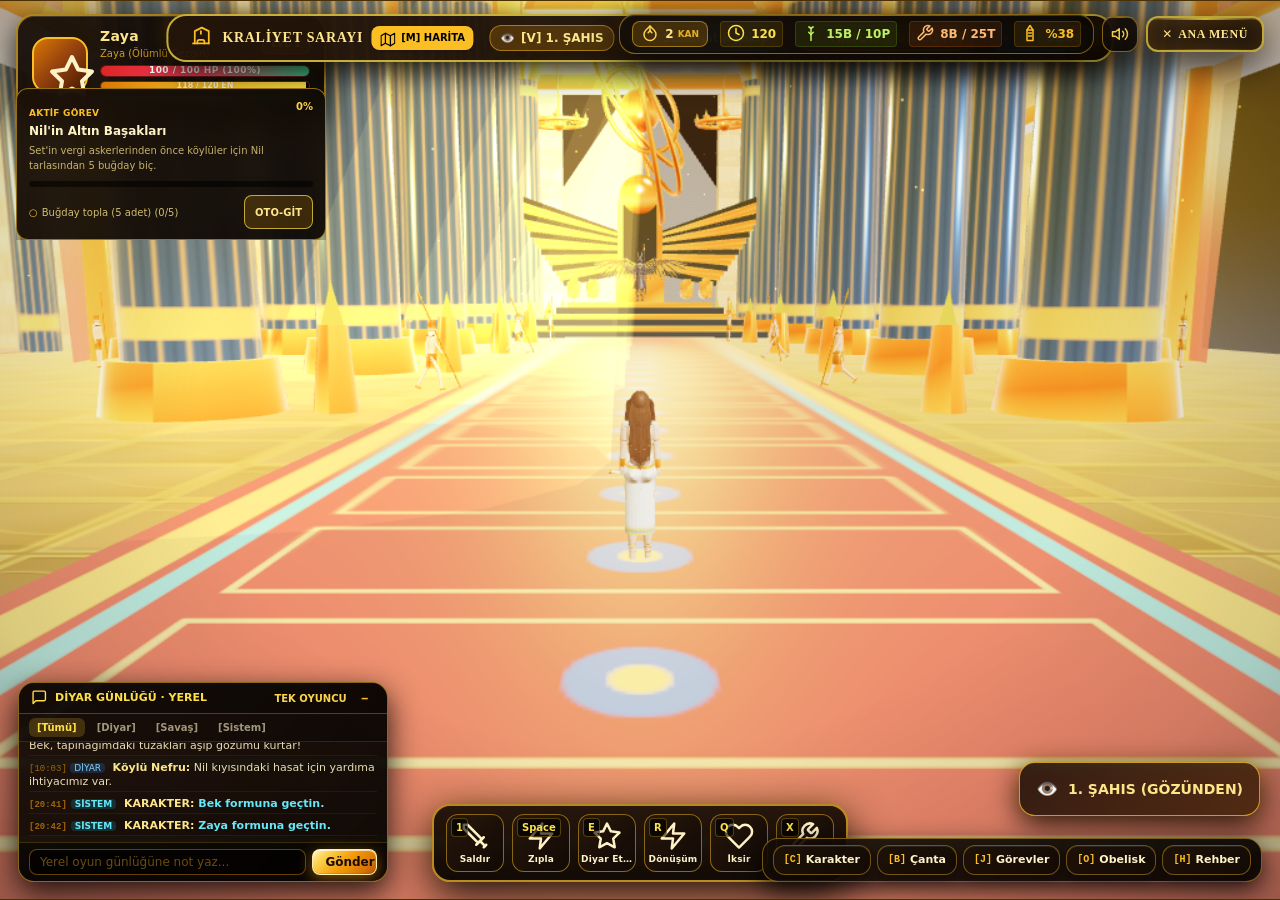
<file: saray.html>
<!DOCTYPE html>
<html lang="tr">
<head>
    <meta charset="UTF-8">
    <meta name="viewport" content="width=device-width, initial-scale=1.0, maximum-scale=1.0, user-scalable=no, viewport-fit=cover">
    <title>Gods of Egypt - Kraliyet Sarayı İçi, Taht Salonu ve Avlusu</title>
    <script src="vendor/tailwindcss.js"></script>
    <script src="vendor/three.min.js"></script>
    <script src="webglSupport.js"></script>
    <script src="cinematicWorld.js"></script>
    <link rel="stylesheet" href="gameHud.css">
    <script src="errorHandler.js"></script>
    <script src="loadingScreen.js"></script>
    <script src="svg-icons.js"></script>
    <script src="gameState.js"></script>
    <script src="gameAudio.js"></script>
    <script src="tutorialSystem.js"></script>
    <script src="npcSystem.js"></script>
    <script src="gameHud.js"></script>
    <script src="egyptCharacterEngine.js"></script>
    <script src="kizCharacterEngine.js"></script>
    <script src="collisionSystem.js"></script>
    <script src="combatSystem.js"></script>
    <script src="cameraSystem.js"></script>
    <script src="mmoGatheringSystem.js"></script>
    <script src="cinematicStudio.js"></script>
    <script src="flightSystem.js"></script>
    <style>
        * { box-sizing: border-box; -webkit-tap-highlight-color: transparent; }
        body {
            margin: 0;
            overflow: hidden;
            background-color: #120904;
            font-family: system-ui, -apple-system, sans-serif;
            touch-action: none;
            user-select: none;
            -webkit-user-select: none;
            width: 100%;
            min-height: 100dvh;
            max-width: 100%;
            overscroll-behavior: none;
        }
        body > canvas {
            position: fixed;
            inset: 0;
            display: block;
            width: 100%;
            height: 100%;
            max-width: 100%;
            max-height: 100%;
        }
        .joy-glass {
            background: rgba(18, 10, 5, 0.76);
            backdrop-filter: blur(8px);
            -webkit-backdrop-filter: blur(8px);
            border: 1px solid rgba(251, 191, 36, 0.58);
            box-shadow: 0 8px 32px rgba(0, 0, 0, 0.88), 0 0 24px rgba(245, 158, 11, 0.28);
        }
        .cam-btn {
            background: linear-gradient(135deg, rgba(28, 14, 6, 0.88), rgba(68, 34, 10, 0.88));
            backdrop-filter: blur(8px);
            -webkit-backdrop-filter: blur(8px);
            border: 1.5px solid rgba(251, 191, 36, 0.75);
            box-shadow: 0 8px 28px rgba(0, 0, 0, 0.85), 0 0 18px rgba(245, 158, 11, 0.35);
            transition: all 0.2s ease;
        }
        .cam-btn:active {
            transform: scale(0.94);
        }
    </style>
</head>
<body class="overflow-hidden">

    <!-- MOBİL YÜRÜME JOYSTICK -->
    <div id="joystick-zone" class="fixed bottom-6 left-6 w-32 h-32 joy-glass rounded-full flex items-center justify-center z-20 touch-none">
        <div class="w-20 h-20 rounded-full border border-amber-400/30 pointer-events-none"></div>
        <div id="joystick-knob" class="w-12 h-12 rounded-full bg-gradient-to-tr from-amber-700 via-amber-400 to-yellow-200 border-2 border-white/90 shadow-xl absolute pointer-events-none transition-transform duration-75"></div>
    </div>

    <!-- 1. ŞAHIS (FIRST-PERSON / KARAKTERİN GÖZÜNDEN) VE 3. ŞAHIS KAMERA GEÇİŞ BUTONU -->
    <button id="fpv-toggle-btn" class="fixed bottom-8 right-6 z-20 cam-btn text-amber-200 font-bold text-xs sm:text-sm px-4 py-3 rounded-2xl flex items-center gap-2.5 select-none">
        <span id="fpv-icon" class="text-lg">👁️</span>
        <span id="fpv-label">1. ŞAHIS (GÖZÜNDEN)</span>
    </button>

    <script>
        let scene, camera, renderer, clock;
        let player = null;
        let palaceNPCs = [];

        // Saray İçi ve Dışı Dinamik Nesneleri
        let palaceRoofGroup = null;
        let roofFadeMaterials = [];
        let waterShaderUniforms = null;
        let waterfallShaderUniforms = null;
        let astrolabeRings = [];
        let silkCurtains = [];
        let royalBanners = [];
        let chandelierPendulums = [];
        let hologramPyramidGroup = null;
        let palaceFlameInst = null;
        let palaceFlameData = [];
        let dustParticles = null;
        let wallColliders = [];

        // Mobil Kontroller, 1. Şahıs (First-Person) ve 3. Şahıs 360° Kamera
        let joyActive = false;
        let joyPointerId = null;
        let joyVec = { x: 0, y: 0 };
        const keys = { w: false, a: false, s: false, d: false };

        let isFirstPerson = false;
        let camYaw = 0.0;
        let camPitch = 0.14;
        let camDist = 9.5;
        let desiredDist = 9.5;
        let headBobTimer = 0.0;
        const activePointers = new Map();
        let lastPinchDist = 0;

        // ============================================================================
        // 1. KRALİYET SARAYI PBR DOKULARI (GERÇEK KUMTAŞI RÖLYEF, DİKEY OLUKLU LAPİS, ALTIN MERMER)
        // ============================================================================
        function buildPalaceTextures(rendererInstance) {
            // 1. Sıcak 24K Altın & Kehribar Saray Yansıma Haritası
            const envC = document.createElement('canvas');
            envC.width = 512; envC.height = 256;
            const eCtx = envC.getContext('2d');
            const skyGrad = eCtx.createLinearGradient(0, 0, 0, 256);
            skyGrad.addColorStop(0.0, '#140904');
            skyGrad.addColorStop(0.28, '#4a2208');
            skyGrad.addColorStop(0.48, '#d97706');
            skyGrad.addColorStop(0.54, '#fef3c7');
            skyGrad.addColorStop(0.68, '#92400e');
            skyGrad.addColorStop(1.0, '#120803');
            eCtx.fillStyle = skyGrad;
            eCtx.fillRect(0, 0, 512, 256);

            const rawEnv = new THREE.CanvasTexture(envC);
            rawEnv.mapping = THREE.EquirectangularReflectionMapping;
            let envMap = rawEnv;
            try {
                const pmrem = new THREE.PMREMGenerator(rendererInstance);
                pmrem.compileEquirectangularShader();
                envMap = pmrem.fromEquirectangular(rawEnv).texture;
                rawEnv.dispose();
                pmrem.dispose();
            } catch (e) {
                envMap = rawEnv;
            }

            // 2. Saray İçi Kraliyet Mermeri (Koyu Obsidyen, Kehribar Mermer Damarları ve İnce Altın Çerçeve)
            const floorC = document.createElement('canvas');
            floorC.width = 512; floorC.height = 512;
            const fCtx = floorC.getContext('2d');
            fCtx.fillStyle = '#18100c';
            fCtx.fillRect(0, 0, 512, 512);

            for (let y = 0; y < 512; y += 128) {
                for (let x = 0; x < 512; x += 128) {
                    const isAlt = ((x + y) / 128) % 2 === 0;
                    const tileGrad = fCtx.createLinearGradient(x, y, x + 128, y + 128);
                    if (isAlt) {
                        tileGrad.addColorStop(0, '#2a1a10');
                        tileGrad.addColorStop(0.5, '#362215');
                        tileGrad.addColorStop(1, '#1d120b');
                    } else {
                        tileGrad.addColorStop(0, '#140e0b');
                        tileGrad.addColorStop(0.5, '#211813');
                        tileGrad.addColorStop(1, '#100b08');
                    }
                    fCtx.fillStyle = tileGrad;
                    fCtx.fillRect(x + 2, y + 2, 124, 124);

                    // Doğal Mermer Kintsugi Altın Damarları
                    fCtx.strokeStyle = 'rgba(245, 158, 11, 0.25)';
                    fCtx.lineWidth = 1.8;
                    fCtx.beginPath();
                    fCtx.moveTo(x + 8, y + 32);
                    fCtx.bezierCurveTo(x + 48, y + 20, x + 80, y + 96, x + 120, y + 88);
                    fCtx.stroke();

                    // İnce 24K Altın Kakma Bordür
                    fCtx.strokeStyle = 'rgba(234, 179, 8, 0.62)';
                    fCtx.lineWidth = 2.5;
                    fCtx.strokeRect(x + 4, y + 4, 120, 120);
                }
            }
            const palaceFloorTex = new THREE.CanvasTexture(floorC);
            palaceFloorTex.wrapS = THREE.RepeatWrapping;
            palaceFloorTex.wrapT = THREE.RepeatWrapping;
            palaceFloorTex.repeat.set(12, 12);

            // 3. Saray Tavanı: Altın Kasetli ve Lapis Lazuli Yıldız Kubbeli Tavan Dokusu
            const ceilC = document.createElement('canvas');
            ceilC.width = 512; ceilC.height = 512;
            const clCtx = ceilC.getContext('2d');
            clCtx.fillStyle = '#0d1526';
            clCtx.fillRect(0, 0, 512, 512);
            for (let y = 0; y < 512; y += 128) {
                for (let x = 0; x < 512; x += 128) {
                    clCtx.strokeStyle = '#d97706';
                    clCtx.lineWidth = 10;
                    clCtx.strokeRect(x + 6, y + 6, 116, 116);
                    clCtx.strokeStyle = '#fde047';
                    clCtx.lineWidth = 2.5;
                    clCtx.strokeRect(x + 16, y + 16, 96, 96);

                    clCtx.fillStyle = '#fbbf24';
                    clCtx.beginPath();
                    clCtx.arc(x + 64, y + 64, 12, 0, Math.PI * 2);
                    clCtx.fill();
                    for (let a = 0; a < 8; a++) {
                        const ang = (a / 8) * Math.PI * 2;
                        clCtx.beginPath();
                        clCtx.moveTo(x + 64, y + 64);
                        clCtx.lineTo(x + 64 + Math.cos(ang) * 34, y + 64 + Math.sin(ang) * 34);
                        clCtx.strokeStyle = '#f59e0b';
                        clCtx.lineWidth = 2.5;
                        clCtx.stroke();
                    }
                }
            }
            const ceilingTex = new THREE.CanvasTexture(ceilC);
            ceilingTex.wrapS = THREE.RepeatWrapping;
            ceilingTex.wrapT = THREE.RepeatWrapping;
            ceilingTex.repeat.set(8, 8);

            // 4. Dış Avlu Kraliyet Kumtaşı Döşemesi
            const courtC = document.createElement('canvas');
            courtC.width = 512; courtC.height = 512;
            const cCtx = courtC.getContext('2d');
            cCtx.fillStyle = '#b8864c';
            cCtx.fillRect(0, 0, 512, 512);
            for (let y = 0; y < 512; y += 64) {
                const off = (y / 64) % 2 === 0 ? 0 : 64;
                for (let x = 0; x < 512; x += 128) {
                    cCtx.fillStyle = ((x + y) % 128 === 0) ? '#c79559' : '#a8763e';
                    cCtx.fillRect((x + off) % 512 + 2, y + 2, 124, 60);
                    cCtx.strokeStyle = 'rgba(120, 65, 20, 0.45)';
                    cCtx.lineWidth = 2;
                    cCtx.strokeRect((x + off) % 512 + 2, y + 2, 124, 60);
                }
            }
            const courtyardTex = new THREE.CanvasTexture(courtC);
            courtyardTex.wrapS = THREE.RepeatWrapping;
            courtyardTex.wrapT = THREE.RepeatWrapping;
            courtyardTex.repeat.set(16, 16);

            // 5. Gerçek Kumtaşı ve Altın Oyma Hiyeroglif Saray Duvarı Dokusu (Mavi Kare Düğmeler Tamamen Kaldırıldı!)
            const wallC = document.createElement('canvas');
            wallC.width = 512; wallC.height = 512;
            const wCtx = wallC.getContext('2d');
            wCtx.fillStyle = '#9e6b36';
            wCtx.fillRect(0, 0, 512, 512);

            for (let y = 0; y < 512; y += 64) {
                wCtx.fillStyle = y % 128 === 0 ? '#8f5e2c' : '#a8743c';
                wCtx.fillRect(0, y, 512, 62);

                // İnce Altın Kuşak
                wCtx.fillStyle = 'rgba(245, 158, 11, 0.75)';
                wCtx.fillRect(0, y, 512, 4);

                const off = (y / 64) % 2 === 0 ? 0 : 64;
                for (let x = 0; x < 512; x += 128) {
                    const bx = (x + off) % 512;
                    wCtx.strokeStyle = 'rgba(72, 38, 12, 0.48)';
                    wCtx.lineWidth = 2;
                    wCtx.strokeRect(bx + 2, y + 4, 124, 58);

                    // Kumtaşı İçine Oyulmuş Zarif Altın/Bronz Kartuş ve Hiyeroglif Sembolleri
                    wCtx.strokeStyle = 'rgba(251, 191, 36, 0.52)';
                    wCtx.lineWidth = 1.8;
                    wCtx.strokeRect(bx + 18, y + 12, 90, 40);

                    wCtx.fillStyle = 'rgba(253, 224, 71, 0.55)';
                    wCtx.beginPath();
                    wCtx.arc(bx + 38, y + 32, 6, 0, Math.PI * 2);
                    wCtx.fill();
                    wCtx.fillRect(bx + 54, y + 20, 4, 24);
                    wCtx.fillRect(bx + 66, y + 26, 22, 4);
                    wCtx.fillRect(bx + 66, y + 36, 16, 4);
                }
            }
            const hieroWallTex = new THREE.CanvasTexture(wallC);
            hieroWallTex.wrapS = THREE.RepeatWrapping;
            hieroWallTex.wrapT = THREE.RepeatWrapping;
            hieroWallTex.repeat.set(6, 2);

            // 6. Giza Piramitleri İçin Özel İnce Tura Kireçtaşı Blok Dokusu (Mavi Kareler Yok!)
            const pyrC = document.createElement('canvas');
            pyrC.width = 256; pyrC.height = 256;
            const pCtx = pyrC.getContext('2d');
            pCtx.fillStyle = '#c49358';
            pCtx.fillRect(0, 0, 256, 256);
            for (let y = 0; y < 256; y += 16) {
                pCtx.fillStyle = y % 32 === 0 ? '#b8864c' : '#cf9e63';
                pCtx.fillRect(0, y, 256, 15);
                pCtx.strokeStyle = 'rgba(78, 44, 16, 0.35)';
                pCtx.lineWidth = 1;
                pCtx.strokeRect(0, y, 256, 16);
            }
            const pyramidStoneTex = new THREE.CanvasTexture(pyrC);
            pyramidStoneTex.wrapS = THREE.RepeatWrapping;
            pyramidStoneTex.wrapT = THREE.RepeatWrapping;
            pyramidStoneTex.repeat.set(12, 12);

            // 7. Dikey Oluklu (Fluted) Lapis Lazuli & Altın Sütun Dokusu (Kareli Mısır Koçanı Görünümü Kaldırıldı!)
            const lapC = document.createElement('canvas');
            lapC.width = 256; lapC.height = 256;
            const lpCtx = lapC.getContext('2d');
            const lapGrad = lpCtx.createLinearGradient(0, 0, 256, 0);
            lapGrad.addColorStop(0.0, '#0c1938');
            lapGrad.addColorStop(0.5, '#172a5c');
            lapGrad.addColorStop(1.0, '#0c1938');
            lpCtx.fillStyle = lapGrad;
            lpCtx.fillRect(0, 0, 256, 256);

            // Dikey Altın Yivler (Fluting)
            for (let x = 0; x < 256; x += 16) {
                const flGrad = lpCtx.createLinearGradient(x, 0, x + 16, 0);
                flGrad.addColorStop(0.0, 'rgba(245, 158, 11, 0.55)');
                flGrad.addColorStop(0.2, 'rgba(30, 58, 138, 0.1)');
                flGrad.addColorStop(0.5, 'rgba(10, 20, 48, 0.45)');
                flGrad.addColorStop(0.8, 'rgba(30, 58, 138, 0.1)');
                flGrad.addColorStop(1.0, 'rgba(245, 158, 11, 0.55)');
                lpCtx.fillStyle = flGrad;
                lpCtx.fillRect(x, 0, 16, 256);
            }
            // Sadece Alt ve Üstte Zarif Altın Bilezik Kuşağı
            lpCtx.fillStyle = '#f59e0b';
            lpCtx.fillRect(0, 12, 256, 8);
            lpCtx.fillRect(0, 236, 256, 8);
            const lapisTex = new THREE.CanvasTexture(lapC);

            // 8. 24K Parlak Mısır Altını Dokusu
            const goldC = document.createElement('canvas');
            goldC.width = 256; goldC.height = 256;
            const gCtx = goldC.getContext('2d');
            const gGrad = gCtx.createLinearGradient(0, 0, 256, 256);
            gGrad.addColorStop(0.0, '#fffbeb');
            gGrad.addColorStop(0.28, '#f59e0b');
            gGrad.addColorStop(0.68, '#b45309');
            gGrad.addColorStop(1.0, '#fde047');
            gCtx.fillStyle = gGrad;
            gCtx.fillRect(0, 0, 256, 256);
            const goldTex = new THREE.CanvasTexture(goldC);

            // 9. Kraliyet Bordo, Lapis & Altın Dokuma Saray Halısı Dokusu
            const carpetC = document.createElement('canvas');
            carpetC.width = 256; carpetC.height = 256;
            const cpCtx = carpetC.getContext('2d');
            cpCtx.fillStyle = '#5c1111';
            cpCtx.fillRect(0, 0, 256, 256);
            cpCtx.fillStyle = '#d97706';
            cpCtx.fillRect(8, 0, 14, 256);
            cpCtx.fillRect(234, 0, 14, 256);
            cpCtx.fillStyle = '#0d9488';
            cpCtx.fillRect(26, 0, 6, 256);
            cpCtx.fillRect(224, 0, 6, 256);
            for (let y = 0; y < 256; y += 64) {
                cpCtx.strokeStyle = 'rgba(251, 191, 36, 0.65)';
                cpCtx.lineWidth = 2;
                cpCtx.strokeRect(44, y + 8, 168, 48);
                cpCtx.fillStyle = '#1e3a8a';
                cpCtx.beginPath();
                cpCtx.arc(128, y + 32, 12, 0, Math.PI * 2);
                cpCtx.fill();
                cpCtx.fillStyle = '#f59e0b';
                cpCtx.beginPath();
                cpCtx.arc(128, y + 32, 5, 0, Math.PI * 2);
                cpCtx.fill();
            }
            const carpetTex = new THREE.CanvasTexture(carpetC);
            carpetTex.wrapS = THREE.RepeatWrapping;
            carpetTex.wrapT = THREE.RepeatWrapping;
            carpetTex.repeat.set(1, 8);

            // 10. Keten ve Cilt Dokuları
            const linenC = document.createElement('canvas');
            linenC.width = 256; linenC.height = 256;
            const lCtx = linenC.getContext('2d');
            lCtx.fillStyle = '#f8fafc';
            lCtx.fillRect(0, 0, 256, 256);
            lCtx.fillStyle = '#eab308';
            lCtx.fillRect(0, 224, 256, 18);
            const linenTex = new THREE.CanvasTexture(linenC);

            const skinC = document.createElement('canvas');
            skinC.width = 256; skinC.height = 256;
            const skCtx = skinC.getContext('2d');
            skCtx.fillStyle = '#b8734b';
            skCtx.fillRect(0, 0, 256, 256);
            const skinTex = new THREE.CanvasTexture(skinC);

            return {
                envMap,
                palaceFloorTex,
                ceilingTex,
                courtyardTex,
                hieroWallTex,
                pyramidStoneTex,
                lapisTex,
                goldTex,
                carpetTex,
                linenTex,
                skinTex
            };
        }

        // ============================================================================
        // 2. OYUNCU (BEK), TANRILAR (OSİRİS, HORUS, HATHOR, THOTH) VE SARAY MUHAFIZLARI
        // ============================================================================
        let sharedCharGeos = null;
        let sharedCharMats = null;

        function initSharedCharacterAssets() {
            const torsoGeo = new THREE.CylinderGeometry(1, 1, 0.62, 20, 12, false);
            const pos = torsoGeo.attributes.position;
            for (let i = 0; i < pos.count; i++) {
                const vx = pos.getX(i), vy = pos.getY(i), vz = pos.getZ(i);
                const t = (vy + 0.31) / 0.62;
                const ang = Math.atan2(vx, vz);
                let rx = 0.14, rz = 0.10;
                if (t < 0.25) {
                    rx = THREE.MathUtils.lerp(0.14, 0.13, t / 0.25);
                    rz = THREE.MathUtils.lerp(0.10, 0.095, t / 0.25);
                } else if (t < 0.74) {
                    const k = (t - 0.25) / 0.49;
                    rx = THREE.MathUtils.lerp(0.13, 0.185, Math.sin(k * Math.PI * 0.5));
                    rz = THREE.MathUtils.lerp(0.095, 0.125, k);
                } else {
                    const k = (t - 0.74) / 0.26;
                    rx = THREE.MathUtils.lerp(0.185, 0.062, k);
                    rz = THREE.MathUtils.lerp(0.125, 0.060, k);
                }
                pos.setXYZ(i, Math.sin(ang) * rx, vy, Math.cos(ang) * rz);
            }
            torsoGeo.computeVertexNormals();

            sharedCharGeos = {
                torsoGeo,
                beltGeo: new THREE.CylinderGeometry(0.140, 0.146, 0.075, 14),
                kiltGeo: new THREE.CylinderGeometry(0.142, 0.19, 0.34, 16),
                collarGeo: new THREE.CylinderGeometry(0.085, 0.195, 0.06, 14, 1, true),
                capeGeo: new THREE.BoxGeometry(0.38, 0.76, 0.025),
                craniumGeo: new THREE.SphereGeometry(0.102, 12, 10),
                noseGeo: new THREE.ConeGeometry(0.017, 0.05, 5),
                khatGeo: new THREE.SphereGeometry(0.112, 12, 10, 0, Math.PI * 2, 0, Math.PI * 0.62),
                crownGeo: new THREE.CylinderGeometry(0.09, 0.105, 0.19, 12),
                deltoidGeo: new THREE.SphereGeometry(0.054, 8, 8),
                upperArmGeo: new THREE.CylinderGeometry(0.046, 0.038, 0.26, 8),
                foreArmGeo: new THREE.CylinderGeometry(0.038, 0.029, 0.25, 8),
                handGeo: new THREE.SphereGeometry(0.03, 6, 6),
                spearGeo: new THREE.CylinderGeometry(0.016, 0.016, 2.6, 6),
                spearTipGeo: new THREE.ConeGeometry(0.045, 0.28, 6),
                thighGeo: new THREE.CylinderGeometry(0.066, 0.048, 0.42, 8),
                shinGeo: new THREE.CylinderGeometry(0.048, 0.033, 0.42, 8),
                footGeo: new THREE.BoxGeometry(0.066, 0.036, 0.15)
            };

            sharedCharMats = {
                skinMat: new THREE.MeshStandardMaterial({ map: window.textures.skinTex, roughness: 0.46 }),
                linenMat: new THREE.MeshStandardMaterial({ map: window.textures.linenTex, roughness: 0.72 }),
                crimsonSilkMat: new THREE.MeshStandardMaterial({ color: 0x991b1b, roughness: 0.48 }),
                lapisRobesMat: new THREE.MeshStandardMaterial({ color: 0x1e3a8a, roughness: 0.48 }),
                turquoiseRobesMat: new THREE.MeshStandardMaterial({ color: 0x0d9488, roughness: 0.45 }),
                goldMat: new THREE.MeshStandardMaterial({
                    map: window.textures.goldTex,
                    envMap: window.textures.envMap,
                    color: 0xf59e0b,
                    metalness: 0.90,
                    roughness: 0.16
                })
            };
        }

        function createPalaceCharacter(scale = 1.0, role = 'player', castShad = false) {
            if (!sharedCharGeos) initSharedCharacterAssets();

            const root = new THREE.Group();
            root.scale.setScalar(scale);

            const hips = new THREE.Group();
            hips.position.y = 0.92;
            root.add(hips);

            const isGuard = role === 'royal_guard';
            const isDeity = role === 'deity_noble';

            const bodyMat = sharedCharMats.skinMat;
            const kiltMat = isGuard
                ? sharedCharMats.goldMat
                : (isDeity ? sharedCharMats.linenMat : sharedCharMats.turquoiseRobesMat);

            const torso = new THREE.Mesh(sharedCharGeos.torsoGeo, bodyMat);
            torso.position.y = 0.30;
            torso.castShadow = castShad;
            hips.add(torso);

            const belt = new THREE.Mesh(sharedCharGeos.beltGeo, sharedCharMats.goldMat);
            belt.position.y = 0.01;
            hips.add(belt);

            if (role === 'player' || isDeity) {
                const cape = new THREE.Mesh(
                    sharedCharGeos.capeGeo,
                    isDeity ? sharedCharMats.goldMat : sharedCharMats.crimsonSilkMat
                );
                cape.position.set(0, -0.06, -0.11);
                cape.rotation.x = 0.14;
                torso.add(cape);
            }

            const kilt = new THREE.Mesh(sharedCharGeos.kiltGeo, kiltMat);
            kilt.scale.set(0.95, 1.0, 0.78);
            kilt.position.y = -0.14;
            kilt.castShadow = castShad;
            hips.add(kilt);

            const collar = new THREE.Mesh(sharedCharGeos.collarGeo, sharedCharMats.goldMat);
            collar.scale.set(1.0, 1.0, 0.72);
            collar.position.y = 0.22;
            torso.add(collar);

            const headGroup = new THREE.Group();
            headGroup.position.y = 0.33;
            torso.add(headGroup);

            const cranium = new THREE.Mesh(sharedCharGeos.craniumGeo, bodyMat);
            cranium.scale.set(0.86, 1.08, 0.95);
            cranium.position.y = 0.06;
            headGroup.add(cranium);

            const nose = new THREE.Mesh(sharedCharGeos.noseGeo, bodyMat);
            nose.rotation.x = Math.PI * 0.12;
            nose.position.set(0, 0.055, 0.096);
            headGroup.add(nose);

            if (isDeity || isGuard) {
                const crown = new THREE.Mesh(sharedCharGeos.crownGeo, sharedCharMats.goldMat);
                crown.position.y = 0.15;
                headGroup.add(crown);
            } else {
                const khat = new THREE.Mesh(sharedCharGeos.khatGeo, sharedCharMats.lapisRobesMat);
                khat.scale.set(0.92, 1.12, 1.02);
                khat.position.y = 0.065;
                headGroup.add(khat);
            }

            function makeArm(isRight) {
                const shoulder = new THREE.Group();
                shoulder.position.set(isRight ? 0.205 : -0.205, 0.21, 0);
                torso.add(shoulder);

                shoulder.add(new THREE.Mesh(sharedCharGeos.deltoidGeo, bodyMat));

                const upper = new THREE.Mesh(sharedCharGeos.upperArmGeo, bodyMat);
                upper.position.y = -0.13;
                shoulder.add(upper);

                const elbow = new THREE.Group();
                elbow.position.y = -0.26;
                shoulder.add(elbow);

                const fore = new THREE.Mesh(sharedCharGeos.foreArmGeo, bodyMat);
                fore.position.y = -0.125;
                elbow.add(fore);

                const hand = new THREE.Mesh(sharedCharGeos.handGeo, bodyMat);
                hand.scale.set(0.8, 1.2, 0.55);
                hand.position.y = -0.26;
                elbow.add(hand);

                if (isGuard && isRight) {
                    const spear = new THREE.Mesh(sharedCharGeos.spearGeo, sharedCharMats.goldMat);
                    spear.position.set(0, -0.05, 0.12);
                    spear.rotation.x = Math.PI * 0.06;
                    elbow.add(spear);

                    const tip = new THREE.Mesh(sharedCharGeos.spearTipGeo, sharedCharMats.goldMat);
                    tip.position.set(0, 1.35, 0);
                    spear.add(tip);
                }

                return { shoulder, elbow };
            }

            function makeLeg(isRight) {
                const hip = new THREE.Group();
                hip.position.set(isRight ? 0.088 : -0.088, -0.04, 0);
                hips.add(hip);

                const thigh = new THREE.Mesh(sharedCharGeos.thighGeo, bodyMat);
                thigh.position.y = -0.21;
                hip.add(thigh);

                const knee = new THREE.Group();
                knee.position.y = -0.42;
                hip.add(knee);

                const shin = new THREE.Mesh(sharedCharGeos.shinGeo, bodyMat);
                shin.position.y = -0.21;
                knee.add(shin);

                const foot = new THREE.Mesh(sharedCharGeos.footGeo, sharedCharMats.goldMat);
                foot.position.set(0, -0.44, 0.032);
                knee.add(foot);

                return { hip, knee, groundContact: foot };
            }

            const char = {
                root,
                hips,
                torso,
                role,
                arms: { left: makeArm(false), right: makeArm(true) },
                legs: { left: makeLeg(false), right: makeLeg(true) },
                walkPhase: Math.random() * Math.PI * 2,
                patrolStartZ: 0,
                patrolDist: 0
            };
            window.EgyptCharacterEngine.keepCharacterFeetOnGround(char);
            return char;
        }

        function animateCharacter(char, moving, speedMag, delta, elapsed) {
            if (!char) return;
            if (char.pelvis || (window.player === char && window.EgyptCharacterEngine)) {
                window.EgyptCharacterEngine.animateEgyptCharacter(char, moving, speedMag, delta, elapsed);
                return;
            }
            if (moving) {
                char.walkPhase += delta * (7.2 * Math.max(0.45, speedMag));
                const p = char.walkPhase;
                const s = Math.sin(p);
                const os = Math.sin(p + Math.PI);

                char.hips.position.y = 0.90 + Math.abs(Math.cos(p)) * 0.03;
                char.torso.rotation.y = -s * 0.10;
                char.torso.rotation.x = 0.08;

                char.legs.left.hip.rotation.x = s * 0.58;
                char.legs.right.hip.rotation.x = os * 0.58;
                char.legs.left.knee.rotation.x = Math.max(0, -Math.cos(p) * 0.68);
                char.legs.right.knee.rotation.x = Math.max(0, -Math.cos(p + Math.PI) * 0.68);

                char.arms.left.shoulder.rotation.x = os * 0.45;
                char.arms.right.shoulder.rotation.x = s * 0.45;
                char.arms.left.elbow.rotation.x = -0.28 - Math.max(0, os) * 0.22;
                char.arms.right.elbow.rotation.x = -0.28 - Math.max(0, s) * 0.22;
            } else {
                const breath = Math.sin(elapsed * 2.4 + char.walkPhase);
                char.hips.position.y = THREE.MathUtils.lerp(char.hips.position.y, 0.92 + breath * 0.008, 0.15);
                char.torso.rotation.y = THREE.MathUtils.lerp(char.torso.rotation.y, 0, 0.15);
                char.torso.rotation.x = THREE.MathUtils.lerp(char.torso.rotation.x, breath * 0.015, 0.15);

                char.legs.left.hip.rotation.x = THREE.MathUtils.lerp(char.legs.left.hip.rotation.x, 0, 0.15);
                char.legs.right.hip.rotation.x = THREE.MathUtils.lerp(char.legs.right.hip.rotation.x, 0, 0.15);
                char.legs.left.knee.rotation.x = THREE.MathUtils.lerp(char.legs.left.knee.rotation.x, 0, 0.15);
                char.legs.right.knee.rotation.x = THREE.MathUtils.lerp(char.legs.right.knee.rotation.x, 0, 0.15);

                char.arms.left.shoulder.rotation.x = THREE.MathUtils.lerp(char.arms.left.shoulder.rotation.x, 0.04, 0.15);
                char.arms.right.shoulder.rotation.x = THREE.MathUtils.lerp(char.arms.right.shoulder.rotation.x, -0.04, 0.15);
                char.arms.left.elbow.rotation.x = -0.18;
                char.arms.right.elbow.rotation.x = -0.18;
            }
            window.EgyptCharacterEngine.keepCharacterFeetOnGround(char);
        }

        // ============================================================================
        // 3. KRALİYET HEYKELLERİ, AVİZELER VE MİMARİ FONKSİYONLAR
        // ============================================================================
        function addWallWithCollider(parent, x, y, z, w, h, d, mat, registerCol = true) {
            const mesh = new THREE.Mesh(new THREE.BoxGeometry(w, h, d), mat);
            mesh.position.set(x, y, z);
            mesh.castShadow = true;
            mesh.receiveShadow = true;
            parent.add(mesh);

            if (registerCol) {
                wallColliders.push({
                    minX: x - w * 0.5 - 0.55,
                    maxX: x + w * 0.5 + 0.55,
                    minZ: z - d * 0.5 - 0.55,
                    maxZ: z + d * 0.5 + 0.55
                });
            }
            return mesh;
        }

        // Katmanlı Altın Şahin Kanatlı Güneş Diski (Behdety)
        function createWingedSolarEmblem(spanWidth, goldMat, lapisMat) {
            const emblem = new THREE.Group();
            const sunOrb = new THREE.Mesh(new THREE.SphereGeometry(spanWidth * 0.095, 20, 16), goldMat);
            sunOrb.scale.set(1.0, 1.0, 0.45);
            emblem.add(sunOrb);

            [-1, 1].forEach(side => {
                const cobraRing = new THREE.Mesh(
                    new THREE.TorusGeometry(spanWidth * 0.055, spanWidth * 0.015, 8, 16, Math.PI * 1.3),
                    goldMat
                );
                cobraRing.position.set(side * spanWidth * 0.085, -spanWidth * 0.02, 0.12);
                emblem.add(cobraRing);

                for (let f = 0; f < 14; f++) {
                    const u = f / 13;
                    const len = spanWidth * (0.48 - u * 0.26);
                    const feather = new THREE.Mesh(
                        new THREE.BoxGeometry(len, spanWidth * 0.024, 0.16),
                        f % 3 === 0 ? lapisMat : goldMat
                    );
                    feather.position.set(
                        side * (spanWidth * 0.09 + len * 0.48),
                        (0.45 - u) * spanWidth * 0.15,
                        -u * 0.08
                    );
                    feather.rotation.z = -side * (u * 0.28);
                    emblem.add(feather);
                }
            });
            return emblem;
        }

        // Anatomik Horus / Osiris / Anubis Heykeli
        function createRoyalDeityColossus(heightScale, goldMat, lapisMat, obsidianMat, isFalconHorus = true) {
            const colossus = new THREE.Group();
            colossus.scale.setScalar(heightScale);

            const basePlinth = new THREE.Mesh(new THREE.BoxGeometry(3.6, 2.2, 4.2), obsidianMat);
            basePlinth.position.y = 1.1;
            colossus.add(basePlinth);

            const baseTrim = new THREE.Mesh(new THREE.BoxGeometry(3.8, 0.35, 4.4), goldMat);
            baseTrim.position.y = 2.25;
            colossus.add(baseTrim);

            [-0.65, 0.65].forEach((lx, idx) => {
                const zOff = idx === 0 ? 0.45 : -0.35;
                const shin = new THREE.Mesh(new THREE.CylinderGeometry(0.42, 0.34, 3.2, 14), obsidianMat);
                shin.position.set(lx, 3.8, zOff);
                colossus.add(shin);

                const greave = new THREE.Mesh(new THREE.CylinderGeometry(0.46, 0.38, 1.8, 14), goldMat);
                greave.position.set(lx, 3.9, zOff + 0.06);
                colossus.add(greave);

                const foot = new THREE.Mesh(new THREE.BoxGeometry(0.55, 0.42, 1.35), goldMat);
                foot.position.set(lx, 2.45, zOff + 0.35);
                colossus.add(foot);
            });

            const kilt = new THREE.Mesh(new THREE.CylinderGeometry(0.95, 1.32, 2.1, 16), goldMat);
            kilt.scale.set(1.0, 1.0, 0.78);
            kilt.position.set(0, 6.1, 0.05);
            colossus.add(kilt);

            const royalSash = new THREE.Mesh(new THREE.BoxGeometry(0.58, 2.2, 0.25), lapisMat);
            royalSash.position.set(0, 6.0, 0.96);
            royalSash.rotation.x = -0.12;
            colossus.add(royalSash);

            const torso = new THREE.Mesh(new THREE.CylinderGeometry(1.55, 0.95, 3.2, 16), obsidianMat);
            torso.scale.set(1.15, 1.0, 0.76);
            torso.position.set(0, 8.6, 0);
            colossus.add(torso);

            const pectoral = new THREE.Mesh(new THREE.CylinderGeometry(1.65, 1.25, 1.1, 16), goldMat);
            pectoral.scale.set(1.15, 1.0, 0.78);
            pectoral.position.set(0, 9.7, 0);
            colossus.add(pectoral);

            [-1.75, 1.75].forEach((ax, idx) => {
                const shoulder = new THREE.Mesh(new THREE.SphereGeometry(0.58, 12, 10), goldMat);
                shoulder.position.set(ax, 9.8, 0);
                colossus.add(shoulder);

                const arm = new THREE.Mesh(new THREE.CylinderGeometry(0.38, 0.32, 3.0, 12), obsidianMat);
                arm.position.set(ax, 8.2, idx === 1 ? 0.55 : 0.0);
                arm.rotation.x = idx === 1 ? -0.35 : 0.0;
                colossus.add(arm);
            });

            const staff = new THREE.Mesh(new THREE.CylinderGeometry(0.11, 0.11, 12.8, 10), goldMat);
            staff.position.set(1.75, 7.8, 1.25);
            colossus.add(staff);

            const nemesHood = new THREE.Mesh(new THREE.CylinderGeometry(0.95, 1.35, 1.85, 8), lapisMat);
            nemesHood.scale.set(1.05, 1.0, 0.88);
            nemesHood.position.set(0, 11.1, -0.1);
            colossus.add(nemesHood);

            const faceSphere = new THREE.Mesh(new THREE.SphereGeometry(0.76, 14, 12), goldMat);
            faceSphere.position.set(0, 11.0, 0.25);
            colossus.add(faceSphere);

            if (isFalconHorus) {
                const beak = new THREE.Mesh(new THREE.ConeGeometry(0.38, 1.15, 6), goldMat);
                beak.rotation.x = Math.PI * 0.58;
                beak.position.set(0, 10.95, 1.05);
                colossus.add(beak);
            } else {
                const beard = new THREE.Mesh(new THREE.CylinderGeometry(0.12, 0.06, 0.95, 8), goldMat);
                beard.position.set(0, 10.1, 0.82);
                beard.rotation.x = 0.25;
                colossus.add(beard);
            }

            const doubleCrown = new THREE.Mesh(new THREE.CylinderGeometry(0.55, 0.72, 1.85, 12), goldMat);
            doubleCrown.position.set(0, 12.6, 0.05);
            colossus.add(doubleCrown);

            return colossus;
        }

        // Tavandan Sarkan Devasa Altın Saray Avizesi (Gri Top Yerine Parlak Altın Alevli Lotus Çanakları)
        function createRoyalChandelier(goldMat, flameMat) {
            const chand = new THREE.Group();
            const chain = new THREE.Mesh(new THREE.CylinderGeometry(0.08, 0.08, 6.5, 8), goldMat);
            chain.position.y = -3.25;
            chand.add(chain);

            const mainRing = new THREE.Mesh(new THREE.TorusGeometry(2.6, 0.22, 10, 28), goldMat);
            mainRing.rotation.x = Math.PI / 2;
            mainRing.position.y = -6.5;
            chand.add(mainRing);

            const innerCore = new THREE.Mesh(new THREE.SphereGeometry(0.75, 14, 12), goldMat);
            innerCore.position.y = -6.5;
            chand.add(innerCore);

            for (let i = 0; i < 8; i++) {
                const ang = (i / 8) * Math.PI * 2;
                const spoke = new THREE.Mesh(new THREE.CylinderGeometry(0.05, 0.05, 2.6, 6), goldMat);
                spoke.rotation.z = Math.PI / 2;
                spoke.rotation.y = ang;
                spoke.position.set(Math.cos(ang) * 1.3, -6.5, Math.sin(ang) * 1.3);
                chand.add(spoke);

                const cup = new THREE.Mesh(new THREE.CylinderGeometry(0.36, 0.14, 0.42, 12), goldMat);
                cup.position.set(Math.cos(ang) * 2.6, -6.32, Math.sin(ang) * 2.6);
                chand.add(cup);

                // İnce Sivri Parlak Alev Damlası (Gri Top Görünümü Tamamen Kaldırıldı!)
                const flameCone = new THREE.Mesh(new THREE.ConeGeometry(0.22, 0.72, 10), flameMat);
                flameCone.position.set(Math.cos(ang) * 2.6, -5.85, Math.sin(ang) * 2.6);
                chand.add(flameCone);
            }
            return chand;
        }

        // Gerçek Anatomik Sfenks Heykeli
        function createDetailedSphinx(goldMat, lapisMat, stoneMat) {
            const sphinx = new THREE.Group();

            const plinth = new THREE.Mesh(new THREE.BoxGeometry(2.8, 1.1, 5.4), stoneMat);
            plinth.position.y = 0.55;
            sphinx.add(plinth);

            const plinthTrim = new THREE.Mesh(new THREE.BoxGeometry(2.95, 0.2, 5.55), goldMat);
            plinthTrim.position.y = 1.12;
            sphinx.add(plinthTrim);

            const lionBody = new THREE.Mesh(new THREE.BoxGeometry(1.75, 1.25, 3.2), goldMat);
            lionBody.position.set(0, 1.75, -0.45);
            sphinx.add(lionBody);

            const lionChest = new THREE.Mesh(new THREE.CylinderGeometry(0.88, 0.98, 1.65, 14), goldMat);
            lionChest.position.set(0, 2.1, 0.85);
            sphinx.add(lionChest);

            [-0.58, 0.58].forEach(px => {
                const paw = new THREE.Mesh(new THREE.BoxGeometry(0.42, 0.38, 1.85), goldMat);
                paw.position.set(px, 1.3, 1.6);
                sphinx.add(paw);
            });

            const nemes = new THREE.Mesh(new THREE.CylinderGeometry(0.62, 0.95, 1.35, 8), lapisMat);
            nemes.position.set(0, 3.15, 0.92);
            sphinx.add(nemes);

            const face = new THREE.Mesh(new THREE.SphereGeometry(0.52, 12, 10), goldMat);
            face.position.set(0, 3.15, 1.18);
            sphinx.add(face);

            return sphinx;
        }

        // Kraliyet Hurma Palmiyesi
        function createRoyalPalmTree(trunkMat, leafMat) {
            const tree = new THREE.Group();
            for (let s = 0; s < 7; s++) {
                const t = s / 6;
                const seg = new THREE.Mesh(
                    new THREE.CylinderGeometry(0.24 * (1 - t * 0.35), 0.30 * (1 - t * 0.35), 1.25, 8),
                    trunkMat
                );
                seg.position.set(Math.sin(t * 0.65) * 0.45, s * 1.12 + 0.6, 0);
                seg.rotation.z = -t * 0.12;
                tree.add(seg);
            }
            const topPos = new THREE.Vector3(0.28, 7.8, 0);
            for (let f = 0; f < 12; f++) {
                const ang = (f / 12) * Math.PI * 2;
                const frondGroup = new THREE.Group();
                frondGroup.position.copy(topPos);
                frondGroup.rotation.y = ang;
                tree.add(frondGroup);

                const innerBlade = new THREE.Mesh(new THREE.BoxGeometry(1.5, 0.06, 0.42), leafMat);
                innerBlade.position.set(0.75, 0.18, 0);
                innerBlade.rotation.z = 0.22;
                frondGroup.add(innerBlade);

                const outerBlade = new THREE.Mesh(new THREE.BoxGeometry(1.6, 0.05, 0.30), leafMat);
                outerBlade.position.set(2.15, -0.18, 0);
                outerBlade.rotation.z = -0.36;
                frondGroup.add(outerBlade);
            }
            return tree;
        }

        // ============================================================================
        // 4. "GODS OF EGYPT" KRALİYET SARAYI İÇİ (TAVANLI, KUBBELİ, HÜZMELİ) VE DIŞ AVLUSU
        // ============================================================================
        function buildGodsOfEgyptPalaceWorld() {
            const worldGroup = new THREE.Group();
            worldGroup.name = "GodsOfEgypt_RoyalPalace_Complete";
            scene.add(worldGroup);

            const dummy = new THREE.Object3D();
            wallColliders = [];
            palaceFlameData = [];
            silkCurtains = [];
            royalBanners = [];
            chandelierPendulums = [];
            astrolabeRings = [];
            roofFadeMaterials = [];

            const goldMat = new THREE.MeshStandardMaterial({
                map: window.textures.goldTex,
                envMap: window.textures.envMap,
                envMapIntensity: 2.2,
                color: 0xf59e0b,
                metalness: 0.92,
                roughness: 0.14
            });
            const lapisMat = new THREE.MeshStandardMaterial({
                map: window.textures.lapisTex,
                envMap: window.textures.envMap,
                envMapIntensity: 1.5,
                metalness: 0.65,
                roughness: 0.20
            });
            const obsidianMat = new THREE.MeshStandardMaterial({
                color: 0x11131a,
                envMap: window.textures.envMap,
                envMapIntensity: 1.7,
                metalness: 0.88,
                roughness: 0.14
            });
            const palaceFloorMat = new THREE.MeshStandardMaterial({
                map: window.textures.palaceFloorTex,
                bumpMap: window.textures.palaceFloorTex,
                bumpScale: 0.015,
                envMap: window.textures.envMap,
                envMapIntensity: 1.65,
                roughness: 0.14,
                metalness: 0.45
            });
            const courtyardMat = new THREE.MeshStandardMaterial({
                map: window.textures.courtyardTex,
                bumpMap: window.textures.courtyardTex,
                bumpScale: 0.025,
                roughness: 0.52,
                metalness: 0.18
            });
            const hieroWallMat = new THREE.MeshStandardMaterial({
                map: window.textures.hieroWallTex,
                bumpMap: window.textures.hieroWallTex,
                bumpScale: 0.035,
                roughness: 0.48,
                metalness: 0.22
            });
            const pyramidMat = new THREE.MeshStandardMaterial({
                map: window.textures.pyramidStoneTex,
                bumpMap: window.textures.pyramidStoneTex,
                bumpScale: 0.03,
                roughness: 0.55,
                metalness: 0.15
            });
            const carpetMat = new THREE.MeshStandardMaterial({
                map: window.textures.carpetTex,
                roughness: 0.62
            });
            const crimsonSilkMat = new THREE.MeshStandardMaterial({
                color: 0x991b1b,
                transparent: true,
                opacity: 0.88,
                roughness: 0.30,
                side: THREE.DoubleSide
            });
            const turquoiseGlassMat = new THREE.MeshStandardMaterial({
                color: 0x38bdf8,
                envMap: window.textures.envMap,
                transparent: true,
                opacity: 0.78,
                metalness: 0.35,
                roughness: 0.10
            });
            const lushFoliageMat = new THREE.MeshStandardMaterial({ color: 0x15803d, roughness: 0.62 });
            const palmTrunkMat = new THREE.MeshStandardMaterial({ color: 0x5c3a1e, roughness: 0.82 });
            const solarFlameMat = new THREE.MeshBasicMaterial({ color: 0xffb703 });

            // Tavan ve Kubbe Materyalleri
            const ceilingMat = new THREE.MeshStandardMaterial({
                map: window.textures.ceilingTex,
                bumpMap: window.textures.ceilingTex,
                bumpScale: 0.04,
                envMap: window.textures.envMap,
                envMapIntensity: 1.5,
                metalness: 0.65,
                roughness: 0.25,
                transparent: true,
                opacity: 1.0,
                side: THREE.DoubleSide
            });
            const roofGoldMat = goldMat.clone();
            roofGoldMat.transparent = true;
            roofGoldMat.opacity = 1.0;
            roofFadeMaterials.push(ceilingMat, roofGoldMat);

            // Yüksek Pencerelerden Süzülen Yumuşak Altın Güneş Hüzmesi Materyali (Aşırı Parlama Yapmaz!)
            const godRayMat = new THREE.MeshBasicMaterial({
                color: 0xf59e0b,
                transparent: true,
                opacity: 0.045,
                blending: THREE.AdditiveBlending,
                depthWrite: false,
                side: THREE.DoubleSide
            });

            function addBrazier(x, y, z, scale = 1.0) {
                palaceFlameData.push({ x, y, z, scale, phase: Math.random() * Math.PI * 2 });
            }

            // NOKTASIZ, PÜRÜZSÜZ ZÜMRÜT-TURKUAZ KRALİYET SUYU SHADER'I (Yumurta Kolisi/Polka-Dot Deseni %100 Kaldırıldı!)
            waterShaderUniforms = { uTime: { value: 0.0 } };
            const waterShaderMat = new THREE.ShaderMaterial({
                uniforms: waterShaderUniforms,
                vertexShader: `
                    varying vec3 vWorldPos;
                    void main() {
                        vec4 wp = modelMatrix * vec4(position, 1.0);
                        vWorldPos = wp.xyz;
                        gl_Position = projectionMatrix * viewMatrix * wp;
                    }
                `,
                fragmentShader: `
                    uniform float uTime;
                    varying vec3 vWorldPos;
                    void main() {
                        vec2 p = vWorldPos.xz * 0.14;
                        float w1 = sin(p.x * 2.1 + p.y * 1.7 + uTime * 1.4);
                        float w2 = sin(p.x * 1.3 - p.y * 2.4 - uTime * 1.1);
                        float wave = (w1 + w2) * 0.25 + 0.5;
                        vec3 deepCol = vec3(0.03, 0.26, 0.38);
                        vec3 shallowCol = vec3(0.06, 0.46, 0.58);
                        vec3 sunSheen = vec3(0.96, 0.76, 0.32) * smoothstep(0.78, 0.98, wave) * 0.18;
                        gl_FragColor = vec4(mix(deepCol, shallowCol, wave * 0.55) + sunSheen, 0.94);
                    }
                `,
                transparent: true
            });

            // PÜRÜZSÜZ İNCE TÜL ŞELALE SHADER'I
            waterfallShaderUniforms = { uTime: { value: 0.0 } };
            const waterfallShaderMat = new THREE.ShaderMaterial({
                uniforms: waterfallShaderUniforms,
                vertexShader: `
                    varying vec2 vUv;
                    void main() {
                        vUv = uv;
                        gl_Position = projectionMatrix * modelViewMatrix * vec4(position, 1.0);
                    }
                `,
                fragmentShader: `
                    uniform float uTime;
                    varying vec2 vUv;
                    void main() {
                        float flow = sin(vUv.y * 28.0 + uTime * 9.0) * 0.5 + 0.5;
                        float streak = sin(vUv.x * 22.0) * 0.5 + 0.5;
                        float foam = smoothstep(0.22, 0.0, vUv.y) * 0.55 + smoothstep(0.82, 1.0, vUv.y) * 0.35;
                        vec3 waterCol = vec3(0.14, 0.62, 0.76);
                        vec3 mistCol = vec3(0.88, 0.96, 1.0);
                        vec3 col = mix(waterCol, mistCol, flow * streak * 0.28 + foam);
                        gl_FragColor = vec4(col, 0.84);
                    }
                `,
                transparent: true,
                depthWrite: false,
                side: THREE.DoubleSide
            });

            // ========================================================================
            // BÖLÜM 1: SARAY DIŞI — TAÇ GİYME AVLUSU, LOTUS HAVUZLARI VE ÖN CEPHE (z = +26 .. +145)
            // ========================================================================
            const exteriorGround = new THREE.Mesh(new THREE.BoxGeometry(250, 2.0, 150), courtyardMat);
            exteriorGround.position.set(0, -1.0, 95);
            exteriorGround.receiveShadow = true;
            worldGroup.add(exteriorGround);

            const exteriorCarpet = new THREE.Mesh(new THREE.BoxGeometry(10.8, 0.08, 108), carpetMat);
            exteriorCarpet.position.set(0, 0.04, 88);
            exteriorCarpet.receiveShadow = true;
            worldGroup.add(exteriorCarpet);

            // 1. Dış Giriş Pilonları, Kanatlı Güneş Diski, Dikilitaşlar ve Sfenks Bulvarı
            [-14.5, 14.5].forEach((px, pIdx) => {
                addWallWithCollider(worldGroup, px, 13.5, 134, 9.5, 27.0, 5.8, hieroWallMat, true);
                const pylonCap = new THREE.Mesh(new THREE.BoxGeometry(10.4, 1.2, 6.5), goldMat);
                pylonCap.position.set(px, 27.4, 134);
                worldGroup.add(pylonCap);

                const banner = new THREE.Mesh(new THREE.PlaneGeometry(2.4, 16.0, 2, 8), crimsonSilkMat);
                banner.position.set(px, 16.5, 137.2);
                worldGroup.add(banner);
                royalBanners.push({ mesh: banner, phase: pIdx * 1.7 });

                const obBase = new THREE.Mesh(new THREE.BoxGeometry(3.4, 2.2, 3.4), obsidianMat);
                obBase.position.set(px * 1.48, 1.1, 142);
                worldGroup.add(obBase);

                const obShaft = new THREE.Mesh(new THREE.CylinderGeometry(0.75, 1.38, 24.0, 4), goldMat);
                obShaft.rotation.y = Math.PI / 4;
                obShaft.position.set(px * 1.48, 14.2, 142);
                worldGroup.add(obShaft);

                const obTip = new THREE.Mesh(new THREE.ConeGeometry(0.98, 2.8, 4), goldMat);
                obTip.rotation.y = Math.PI / 4;
                obTip.position.set(px * 1.48, 27.6, 142);
                worldGroup.add(obTip);
            });

            const outerGateLintel = new THREE.Mesh(new THREE.BoxGeometry(22.0, 3.4, 5.0), hieroWallMat);
            outerGateLintel.position.set(0, 22.8, 134);
            worldGroup.add(outerGateLintel);

            const outerGateEmblem = createWingedSolarEmblem(14.5, goldMat, lapisMat);
            outerGateEmblem.position.set(0, 23.0, 136.8);
            worldGroup.add(outerGateEmblem);

            [124, 114, 104, 94, 84].forEach(sz => {
                [-9.8, 9.8].forEach(sx => {
                    const sphinx = createDetailedSphinx(goldMat, lapisMat, hieroWallMat);
                    sphinx.position.set(sx, 0, sz);
                    sphinx.rotation.y = sx < 0 ? Math.PI / 2 : -Math.PI / 2;
                    worldGroup.add(sphinx);
                    addBrazier(sx * 0.72, 0.0, sz, 0.92);
                });
            });

            // 2. Dış Avlu Taç Giyme Tribünleri ve Lapis Sütunlu Galeriler
            [-54, 54].forEach(sideX => {
                const sign = Math.sign(sideX);
                for (let st = 0; st < 4; st++) {
                    const stepTribune = new THREE.Mesh(
                        new THREE.BoxGeometry(2.5, (st + 1) * 1.1, 88.0),
                        st % 2 === 0 ? hieroWallMat : goldMat
                    );
                    stepTribune.position.set(sideX + sign * st * 2.5, (st + 1) * 0.55, 81);
                    worldGroup.add(stepTribune);
                }
                for (let cz = 38; cz <= 124; cz += 10.75) {
                    const col = new THREE.Mesh(new THREE.CylinderGeometry(1.1, 1.35, 18.0, 16), lapisMat);
                    col.position.set(sideX, 9.0, cz);
                    col.castShadow = true;
                    worldGroup.add(col);

                    const cap = new THREE.Mesh(new THREE.CylinderGeometry(1.95, 1.1, 2.0, 16), goldMat);
                    cap.position.set(sideX, 18.5, cz);
                    worldGroup.add(cap);
                }
                const topBeam = new THREE.Mesh(new THREE.BoxGeometry(3.4, 1.8, 92.0), goldMat);
                topBeam.position.set(sideX, 20.2, 81);
                worldGroup.add(topBeam);
            });

            // 3. Berrak Zümrüt-Turkuaz Lotus Havuzları ve Katmanlı Altın Lotus Çeşmeleri (Çizgili Koni Yok!)
            [-26, 26].forEach(poolX => {
                const poolRim = new THREE.Mesh(new THREE.BoxGeometry(24.5, 0.68, 33.0), goldMat);
                poolRim.position.set(poolX, 0.34, 62);
                worldGroup.add(poolRim);

                const poolWater = new THREE.Mesh(new THREE.PlaneGeometry(23.0, 31.4), waterShaderMat);
                poolWater.rotation.x = -Math.PI / 2;
                poolWater.position.set(poolX, 0.70, 62);
                worldGroup.add(poolWater);

                [52, 62, 72].forEach((fz) => {
                    const fBase = new THREE.Mesh(new THREE.CylinderGeometry(2.2, 1.4, 0.9, 16), goldMat);
                    fBase.position.set(poolX, 1.0, fz);
                    worldGroup.add(fBase);

                    const fTier2 = new THREE.Mesh(new THREE.CylinderGeometry(1.3, 0.6, 1.1, 16), goldMat);
                    fTier2.position.set(poolX, 1.8, fz);
                    worldGroup.add(fTier2);

                    const waterBell = new THREE.Mesh(new THREE.SphereGeometry(1.4, 16, 12, 0, Math.PI * 2, 0, Math.PI * 0.55), turquoiseGlassMat);
                    waterBell.position.set(poolX, 1.6, fz);
                    worldGroup.add(waterBell);
                });

                [46, 56, 68, 78].forEach(pz => {
                    [-14.5, 14.5].forEach(pxOff => {
                        const palm = createRoyalPalmTree(palmTrunkMat, lushFoliageMat);
                        palm.position.set(poolX + pxOff, 0, pz);
                        worldGroup.add(palm);
                    });
                });
            });

            // 4. Saray Ön Cephesi, Merdivenler, Teras Şelaleleri ve 25m Horus/Osiris Kolosları
            for (let st = 0; st < 8; st++) {
                const stepW = 24.0 - st * 0.6;
                const stepD = 12.0 - st * 1.2;
                const step = new THREE.Mesh(
                    new THREE.BoxGeometry(stepW, 0.16, stepD),
                    st % 2 === 0 ? palaceFloorMat : goldMat
                );
                step.position.set(0, 0.08 + st * 0.15, 31.0 - st * 0.5);
                step.receiveShadow = true;
                worldGroup.add(step);
            }

            [-16.8, 16.8].forEach((statX, sIdx) => {
                addWallWithCollider(worldGroup, statX, 2.5, 32.5, 6.2, 5.0, 6.2, obsidianMat, true);
                const colossus = createRoyalDeityColossus(1.95, goldMat, lapisMat, obsidianMat, sIdx === 0);
                colossus.position.set(statX, 0.0, 32.5);
                worldGroup.add(colossus);
            });

            // Saray Ön Cephe Duvarları (Ortada 14m Genişliğinde Devasa Açık Saray Kapısı: x = -7 .. +7)
            addWallWithCollider(worldGroup, -42.5, 14.0, 26.0, 71.0, 28.0, 3.6, hieroWallMat, true);
            addWallWithCollider(worldGroup, 42.5, 14.0, 26.0, 71.0, 28.0, 3.6, hieroWallMat, true);

            [-42, 42].forEach(terX => {
                const spoutX = terX > 0 ? 26 : -26;
                const spout = new THREE.Mesh(new THREE.BoxGeometry(4.6, 1.4, 3.6), goldMat);
                spout.position.set(spoutX, 25.5, 27.4);
                worldGroup.add(spout);

                const waterfall = new THREE.Mesh(new THREE.PlaneGeometry(3.8, 25.5), waterfallShaderMat);
                waterfall.position.set(spoutX, 12.8, 28.6);
                worldGroup.add(waterfall);
            });

            const portalHeader = new THREE.Mesh(new THREE.BoxGeometry(21.0, 6.4, 4.8), goldMat);
            portalHeader.position.set(0, 24.8, 26.0);
            worldGroup.add(portalHeader);

            const palaceMainEmblem = createWingedSolarEmblem(19.5, goldMat, lapisMat);
            palaceMainEmblem.position.set(0, 25.2, 28.8);
            worldGroup.add(palaceMainEmblem);

            [-7.2, 7.2].forEach((dx, dIdx) => {
                const openDoor = new THREE.Mesh(new THREE.BoxGeometry(4.6, 21.0, 0.75), goldMat);
                openDoor.position.set(dx, 11.7, 23.6);
                openDoor.rotation.y = (dIdx === 0 ? 1 : -1) * 1.15;
                worldGroup.add(openDoor);
            });

            // ========================================================================
            // BÖLÜM 2: SARAY İÇİ — GERÇEK TAVANLI, ALTIN KUBBELİ, 2. KAT LOCA GALERİLİ SARAY
            // (z = +26 .. -118, x = -78 .. +78)
            // ========================================================================
            const interiorFloor = new THREE.Mesh(new THREE.BoxGeometry(156.0, 1.2, 136.0), palaceFloorMat);
            interiorFloor.position.set(0, 0.6, -42.0);
            interiorFloor.receiveShadow = true;
            worldGroup.add(interiorFloor);

            // Saray Dış Yan ve Arka Duvarları (28m Yüksekliğinde Anıtsal Duvarlar)
            addWallWithCollider(worldGroup, -77.0, 14.0, -31.0, 3.0, 28.0, 118.0, hieroWallMat, true);
            addWallWithCollider(worldGroup, 77.0, 14.0, -31.0, 3.0, 28.0, 118.0, hieroWallMat, true);
            addWallWithCollider(worldGroup, -43.0, 14.0, -88.0, 68.0, 28.0, 3.0, hieroWallMat, true);
            addWallWithCollider(worldGroup, 43.0, 14.0, -88.0, 68.0, 28.0, 3.0, hieroWallMat, true);

            // Taht Salonunu Batı ve Doğu Kanat Odalarından Ayıran İç Saray Duvarları ve 2. Kat Loca Balkonları
            [-25.0, 25.0].forEach(wx => {
                addWallWithCollider(worldGroup, wx, 14.0, 10.0, 2.6, 28.0, 32.0, hieroWallMat, true);
                addWallWithCollider(worldGroup, wx, 14.0, -38.0, 2.6, 28.0, 40.0, hieroWallMat, true);
                addWallWithCollider(worldGroup, wx, 14.0, -79.0, 2.6, 28.0, 18.0, hieroWallMat, true);

                // 2. Kat Kraliyet Loca Balkonu (Upper Mezzanine Gallery: y = 14.5)
                const mezzanineFloor = new THREE.Mesh(new THREE.BoxGeometry(5.2, 0.9, 112.0), goldMat);
                mezzanineFloor.position.set(wx, 14.5, -31.0);
                worldGroup.add(mezzanineFloor);

                // Odalara Geçiş İçin 12m Genişliğinde Kemerli Altın Kapılar ve İpek Perdeler (z = -12 ve z = -64)
                [-12.0, -64.0].forEach((doorZ, kIdx) => {
                    const doorHeader = new THREE.Mesh(new THREE.BoxGeometry(3.4, 5.6, 13.5), goldMat);
                    doorHeader.position.set(wx, 24.8, doorZ);
                    worldGroup.add(doorHeader);

                    [-4.6, 4.6].forEach((czOff, sIdx) => {
                        const framePillar = new THREE.Mesh(new THREE.CylinderGeometry(0.65, 0.78, 22.0, 14), goldMat);
                        framePillar.position.set(wx, 12.2, doorZ + czOff * 1.18);
                        worldGroup.add(framePillar);

                        const curtain = new THREE.Mesh(new THREE.PlaneGeometry(3.8, 21.0, 4, 12), crimsonSilkMat);
                        curtain.rotation.y = Math.PI / 2;
                        curtain.position.set(wx, 11.8, doorZ + czOff);
                        worldGroup.add(curtain);
                        silkCurtains.push({ mesh: curtain, phase: kIdx * 2.0 + sIdx });
                    });
                });
            });

            // Batı ve Doğu Kanat Odalarını Ayıran Ara Duvarlar (z = -38, Ortalarında 10m Kemerli Geçiş Kapısı Açık)
            [-64.0, -37.0, 37.0, 64.0].forEach(segX => {
                addWallWithCollider(worldGroup, segX, 14.0, -38.0, 21.0, 28.0, 2.6, hieroWallMat, true);
            });
            [-50.5, 50.5].forEach(archX => {
                const wingDoorArch = new THREE.Mesh(new THREE.BoxGeometry(12.0, 5.5, 3.2), goldMat);
                wingDoorArch.position.set(archX, 24.8, -38.0);
                worldGroup.add(wingDoorArch);
            });

            // ========================================================================
            // SARAY TAVANI, ALTIN KUBBELER, AVİZELER VE GÜNEŞ HÜZMELERİ (GOD-RAYS)
            // (İçerideyken %100 Gerçek Saray Atmosferi Verir!)
            // ========================================================================
            palaceRoofGroup = new THREE.Group();
            worldGroup.add(palaceRoofGroup);

            // Ana Altın Kasetli ve Lapis Yıldızlı Saray Tavanı (y = 28.0)
            const mainCeiling = new THREE.Mesh(new THREE.BoxGeometry(156.0, 1.2, 116.0), ceilingMat);
            mainCeiling.position.set(0, 28.2, -31.0);
            palaceRoofGroup.add(mainCeiling);

            // Tavanı Taşıyan Devasa Altın Arşitrav Kirişleri (Cross-Beams)
            for (let bz = 18; bz >= -80; bz -= 14) {
                const crossBeam = new THREE.Mesh(new THREE.BoxGeometry(154.0, 1.8, 2.2), roofGoldMat);
                crossBeam.position.set(0, 27.0, bz);
                palaceRoofGroup.add(crossBeam);
            }

            // Taht Üzerinde Yükselen Devasa Altın Güneş Kubbesi ve Yan Oda Kubbeleri
            [
                { x: 0, z: -54, r: 21.0 },
                { x: -51, z: -12, r: 16.0 },
                { x: 51, z: -12, r: 16.0 },
                { x: -51, z: -63, r: 16.0 },
                { x: 51, z: -63, r: 16.0 }
            ].forEach(dCfg => {
                const dome = new THREE.Mesh(
                    new THREE.SphereGeometry(dCfg.r, 28, 16, 0, Math.PI * 2, 0, Math.PI * 0.5),
                    roofGoldMat
                );
                dome.position.set(dCfg.x, 28.0, dCfg.z);
                palaceRoofGroup.add(dome);
            });

            // Tavandan Sarkan 18 Devasa Altın Lotus Avizesi (Hanging Chandeliers)
            const chandelierCoords = [
                [-8, 10], [8, 10], [-8, -18], [8, -18], [-8, -42], [8, -42], [-8, -70], [8, -70],
                [-51, 4], [-51, -22], [51, 4], [51, -22],
                [-51, -50], [-51, -74], [51, -50], [51, -74]
            ];
            chandelierCoords.forEach(([cx, cz], idx) => {
                const ch = createRoyalChandelier(roofGoldMat, solarFlameMat);
                ch.position.set(cx, 27.6, cz);
                palaceRoofGroup.add(ch);
                chandelierPendulums.push({ mesh: ch, phase: idx * 0.7 });
            });

            // Yüksek Clerestory Pencerelerinden Taht Salonuna ve Odalara Süzülen 14 Altın Güneş Hüzmesi (Volumetric God-Rays)
            [12, -2, -16, -30, -44, -58, -72].forEach(rz => {
                const rayCone = new THREE.Mesh(new THREE.ConeGeometry(5.5, 29.0, 16, 1, true), godRayMat);
                rayCone.position.set(-2.5, 14.2, rz);
                rayCone.rotation.z = -0.24;
                palaceRoofGroup.add(rayCone);
            });
            [[-51, -10], [51, -6], [-51, -63], [51, -63]].forEach(([rx, rz]) => {
                const roomRay = new THREE.Mesh(new THREE.ConeGeometry(7.2, 29.0, 18, 1, true), godRayMat);
                roomRay.position.set(rx, 14.2, rz);
                roomRay.rotation.z = -0.15;
                palaceRoofGroup.add(roomRay);
            });

            // ------------------------------------------------------------------------
            // ODA 1: MERKEZİ HİPOSTİL SALON VE OSİRİS / HORUS'UN ALTIN ŞAHİN TAHT SALONU
            // (x = -24 .. +24, z = +25 .. -86)
            // ------------------------------------------------------------------------
            const throneCarpet = new THREE.Mesh(new THREE.BoxGeometry(11.2, 0.08, 104.0), carpetMat);
            throneCarpet.position.set(0, 1.24, -26.0);
            throneCarpet.receiveShadow = true;
            worldGroup.add(throneCarpet);

            // Salonda 28 Devasa Lapis Lazuli & 24K Altın Lotus Başlıklı Sütun (GPU Instanced)
            const hallShaftGeo = new THREE.CylinderGeometry(1.30, 1.60, 22.5, 18);
            const hallCapGeo = new THREE.CylinderGeometry(2.50, 1.30, 3.0, 18);
            const hallBaseInst = new THREE.InstancedMesh(new THREE.CylinderGeometry(1.95, 2.15, 1.3, 18), goldMat, 28);
            const hallShaftInst = new THREE.InstancedMesh(hallShaftGeo, lapisMat, 28);
            const hallCapInst = new THREE.InstancedMesh(hallCapGeo, goldMat, 28);
            let hColIdx = 0;

            for (let hz = 18; hz >= -66; hz -= 14) {
                [-18.2, -10.8, 10.8, 18.2].forEach(hx => {
                    if (hColIdx >= 28) return;
                    dummy.position.set(hx, 1.85, hz);
                    dummy.rotation.set(0, 0, 0);
                    dummy.scale.setScalar(1);
                    dummy.updateMatrix();
                    hallBaseInst.setMatrixAt(hColIdx, dummy.matrix);

                    dummy.position.set(hx, 13.2, hz);
                    dummy.updateMatrix();
                    hallShaftInst.setMatrixAt(hColIdx, dummy.matrix);

                    dummy.position.set(hx, 25.5, hz);
                    dummy.updateMatrix();
                    hallCapInst.setMatrixAt(hColIdx++, dummy.matrix);
                });
                addBrazier(-7.4, 1.2, hz, 1.05);
                addBrazier(7.4, 1.2, hz, 1.05);
            }
            worldGroup.add(hallBaseInst, hallShaftInst, hallCapInst);

            // Taht Salonu Yan Duvar Nişlerinde 8 Altın Horus/Osiris Muhafız Heykeli
            [6, -24, -46, -72].forEach(sz => {
                [-21.8, 21.8].forEach(sx => {
                    const wallGuardian = createRoyalDeityColossus(0.85, goldMat, lapisMat, obsidianMat, sz > -30);
                    wallGuardian.position.set(sx, 1.2, sz);
                    wallGuardian.rotation.y = sx < 0 ? Math.PI / 2 : -Math.PI / 2;
                    worldGroup.add(wallGuardian);
                });
            });

            // OSİRİS VE HORUS'UN DEVASA ALTIN ŞAHİN KANATLI KRALİYET TAHTI (z = -54)
            const throneDaisGroup = new THREE.Group();
            throneDaisGroup.position.set(0, 1.2, -54.0);
            worldGroup.add(throneDaisGroup);

            for (let st = 0; st < 6; st++) {
                const w = 19.5 - st * 1.6;
                const d = 15.0 - st * 1.2;
                const step = new THREE.Mesh(
                    new THREE.BoxGeometry(w, 0.45, d),
                    st % 2 === 0 ? obsidianMat : goldMat
                );
                step.position.set(0, 0.22 + st * 0.45, 0);
                throneDaisGroup.add(step);
            }

            // Tahtın İki Yanında Nöbet Tutan 4 Anatomik Altın Aslan Heykeli
            [[-3.8, 1.2], [3.8, 1.2], [-5.2, 3.4], [5.2, 3.4]].forEach(([lx, lz]) => {
                const lionGroup = new THREE.Group();
                lionGroup.position.set(lx, 3.1, lz);
                throneDaisGroup.add(lionGroup);

                const lBody = new THREE.Mesh(new THREE.CylinderGeometry(0.45, 0.52, 2.2, 12), goldMat);
                lBody.rotation.x = Math.PI / 2;
                lBody.position.set(0, 0.35, 0);
                lionGroup.add(lBody);

                const lChest = new THREE.Mesh(new THREE.CylinderGeometry(0.58, 0.48, 1.1, 12), goldMat);
                lChest.position.set(0, 0.65, 0.85);
                lionGroup.add(lChest);

                const lHead = new THREE.Mesh(new THREE.BoxGeometry(0.62, 0.58, 0.75), goldMat);
                lHead.position.set(0, 1.15, 1.12);
                lionGroup.add(lHead);

                [-0.32, 0.32].forEach(px => {
                    const paw = new THREE.Mesh(new THREE.BoxGeometry(0.24, 0.22, 0.95), goldMat);
                    paw.position.set(px, 0.1, 1.15);
                    lionGroup.add(paw);
                });
            });

            const throneSeat = new THREE.Mesh(new THREE.BoxGeometry(4.0, 2.4, 3.5), goldMat);
            throneSeat.position.set(0, 3.8, -1.2);
            throneDaisGroup.add(throneSeat);

            const throneBack = new THREE.Mesh(new THREE.BoxGeometry(3.8, 8.2, 0.8), goldMat);
            throneBack.position.set(0, 7.2, -2.6);
            throneDaisGroup.add(throneBack);

            const throneInlay = new THREE.Mesh(new THREE.BoxGeometry(2.8, 7.2, 0.86), obsidianMat);
            throneInlay.position.set(0, 7.2, -2.6);
            throneDaisGroup.add(throneInlay);

            const throneSunDisk = new THREE.Mesh(new THREE.SphereGeometry(1.75, 20, 16), goldMat);
            throneSunDisk.scale.set(1.0, 1.0, 0.42);
            throneSunDisk.position.set(0, 11.6, -2.5);
            throneDaisGroup.add(throneSunDisk);

            // Tahtın Arkasında 20 Metre Genişliğinde Yelpaze Gibi Açılan Altın Koruyucu Şahin Kanatları
            [-1, 1].forEach(side => {
                for (let f = 0; f < 16; f++) {
                    const u = f / 15;
                    const len = 9.8 - u * 4.6;
                    const feather = new THREE.Mesh(
                        new THREE.BoxGeometry(len, 0.46, 0.26),
                        f % 3 === 0 ? obsidianMat : goldMat
                    );
                    feather.position.set(side * (1.6 + len * 0.48), 4.8 + (1 - u) * 5.2, -2.8 - u * 0.4);
                    feather.rotation.z = side * (0.32 - u * 0.52);
                    feather.rotation.y = -side * 0.22;
                    throneDaisGroup.add(feather);
                }
            });

            // Tahtın Üzerinde Havada Dönen Devasa Altın Güneş Sistemi / Usturlap Küresi (Celestial Orrery)
            const orreryCore = new THREE.Mesh(new THREE.SphereGeometry(1.75, 20, 16), goldMat);
            orreryCore.position.set(0, 19.2, -54.0);
            worldGroup.add(orreryCore);

            [3.6, 5.4, 7.2, 9.0].forEach((rad, rIdx) => {
                const ring = new THREE.Mesh(new THREE.TorusGeometry(rad, 0.22, 10, 44), goldMat);
                ring.position.set(0, 19.2, -54.0);
                worldGroup.add(ring);
                astrolabeRings.push({
                    mesh: ring,
                    speedX: (rIdx % 2 === 0 ? 1 : -1) * (0.42 + rIdx * 0.16),
                    speedY: (rIdx % 2 === 0 ? -1 : 1) * (0.34 + rIdx * 0.14)
                });
            });

            // ------------------------------------------------------------------------
            // ODA 2 (BATI GÜNEY KANADI): HATHOR'UN KRALİYET YATAK ODASI VE KUTSAL LOTUS HAMAMI
            // (x = -26 .. -75, z = +24 .. -36) — Sütunlu, Halılı, Zengin Saray Odası!
            // ------------------------------------------------------------------------
            const hathorRoom = new THREE.Group();
            hathorRoom.position.set(-51.0, 1.2, -6.0);
            worldGroup.add(hathorRoom);

            // Oda Zeminini Kaplayan Kraliyet Halısı ve 10 İç Sütun
            const hathorCarpet = new THREE.Mesh(new THREE.BoxGeometry(36.0, 0.06, 44.0), carpetMat);
            hathorCarpet.position.set(0, 0.04, 0);
            hathorRoom.add(hathorCarpet);

            [-18, 18].forEach(cx => {
                [-20, -10, 0, 10, 20].forEach(cz => {
                    const rCol = new THREE.Mesh(new THREE.CylinderGeometry(0.85, 1.05, 25.0, 14), lapisMat);
                    rCol.position.set(cx, 12.5, cz);
                    hathorRoom.add(rCol);
                    const rCap = new THREE.Mesh(new THREE.CylinderGeometry(1.55, 0.85, 2.2, 14), goldMat);
                    rCap.position.set(cx, 25.2, cz);
                    hathorRoom.add(rCap);
                });
            });

            // 1. Üç Basamaklı Mermer Kürsü Üzerinde 4 Altın Sütunlu ve İpek Cibinlikli Kraliyet Yatağı
            for (let bSt = 0; bSt < 3; bSt++) {
                const bStep = new THREE.Mesh(
                    new THREE.BoxGeometry(15.0 - bSt * 1.4, 0.35, 16.0 - bSt * 1.4),
                    bSt % 2 === 0 ? obsidianMat : goldMat
                );
                bStep.position.set(-8.5, 0.18 + bSt * 0.35, -13.0);
                hathorRoom.add(bStep);
            }

            const mattress = new THREE.Mesh(new THREE.BoxGeometry(9.2, 1.1, 11.2), crimsonSilkMat);
            mattress.position.set(-8.5, 1.5, -13.0);
            hathorRoom.add(mattress);

            const headboard = new THREE.Mesh(new THREE.BoxGeometry(9.4, 4.8, 0.6), goldMat);
            headboard.position.set(-8.5, 3.6, -18.4);
            hathorRoom.add(headboard);

            const pillow = new THREE.Mesh(new THREE.CylinderGeometry(0.55, 0.55, 8.2, 14), goldMat);
            pillow.rotation.z = Math.PI / 2;
            pillow.position.set(-8.5, 2.25, -17.2);
            hathorRoom.add(pillow);

            [[-4.4, -5.4], [4.4, -5.4], [-4.4, 5.4], [4.4, 5.4]].forEach(([bx, bz]) => {
                const post = new THREE.Mesh(new THREE.CylinderGeometry(0.32, 0.42, 10.5, 12), goldMat);
                post.position.set(-8.5 + bx, 6.2, -13.0 + bz);
                hathorRoom.add(post);

                const drape = new THREE.Mesh(new THREE.PlaneGeometry(3.4, 10.0, 3, 8), crimsonSilkMat);
                drape.position.set(-8.5 + bx * 0.92, 6.0, -13.0 + bz);
                hathorRoom.add(drape);
                silkCurtains.push({ mesh: drape, phase: bx + bz });
            });

            const bedCanopy = new THREE.Mesh(new THREE.BoxGeometry(10.2, 0.85, 12.2), goldMat);
            bedCanopy.position.set(-8.5, 11.6, -13.0);
            hathorRoom.add(bedCanopy);

            // 2. Sütunlarla Çevrili Kutsal Turkuaz Lotus Banyo Havuzu ve Altın Kuğu Çeşmesi
            const bathRim = new THREE.Mesh(new THREE.CylinderGeometry(9.6, 10.2, 0.75, 32), goldMat);
            bathRim.position.set(6.5, 0.38, 10.5);
            hathorRoom.add(bathRim);

            const bathWater = new THREE.Mesh(new THREE.CircleGeometry(9.0, 32), waterShaderMat);
            bathWater.rotation.x = -Math.PI / 2;
            bathWater.position.set(6.5, 0.78, 10.5);
            hathorRoom.add(bathWater);

            const bathFountain = new THREE.Mesh(new THREE.CylinderGeometry(1.1, 1.8, 3.2, 16), goldMat);
            bathFountain.position.set(6.5, 1.6, 10.5);
            hathorRoom.add(bathFountain);

            // 3. Hathor'un Dev Güneş Aynası, Parfüm Şişeli Makyaj Masası ve Kadife Divanlar
            const vanityTable = new THREE.Mesh(new THREE.BoxGeometry(7.8, 1.5, 2.8), obsidianMat);
            vanityTable.position.set(-12.5, 0.75, 14.0);
            hathorRoom.add(vanityTable);

            const goldenMirror = new THREE.Mesh(new THREE.CylinderGeometry(3.2, 3.2, 0.3, 28), goldMat);
            goldenMirror.rotation.x = Math.PI / 2;
            goldenMirror.position.set(-12.5, 4.6, 15.2);
            hathorRoom.add(goldenMirror);

            [-2.0, 8.0].forEach(dz => {
                const divan = new THREE.Mesh(new THREE.BoxGeometry(3.2, 0.95, 7.5), crimsonSilkMat);
                divan.position.set(11.5, 0.48, -14.0 + dz);
                hathorRoom.add(divan);
            });

            addBrazier(-42.0, 1.2, 14.0, 0.95);
            addBrazier(-60.0, 1.2, 14.0, 0.95);
            addBrazier(-42.0, 1.2, -24.0, 0.95);

            // ------------------------------------------------------------------------
            // ODA 3 (DOĞU GÜNEY KANADI): ZAYA VE THOTH'UN MİMARİ PLAN & PAPİRÜS KÜTÜPHANESİ
            // (x = +26 .. +75, z = +24 .. -36) — Gerçek Açık Nişli Parşömen Rafları & Katmanlı 3B Mimari Maket!
            // ------------------------------------------------------------------------
            const libraryRoom = new THREE.Group();
            libraryRoom.position.set(51.0, 1.2, -6.0);
            worldGroup.add(libraryRoom);

            const libCarpet = new THREE.Mesh(new THREE.BoxGeometry(34.0, 0.06, 44.0), carpetMat);
            libCarpet.position.set(0, 0.04, 0);
            libraryRoom.add(libCarpet);

            // 1. Odanın Merkezinde Bek ve Zaya'nın İncelediği Katmanlı Altın & Kristal Piramit Mimari Maket Masası
            const architectTable = new THREE.Mesh(new THREE.CylinderGeometry(6.4, 7.2, 1.6, 32), obsidianMat);
            architectTable.position.set(0, 0.8, 0);
            libraryRoom.add(architectTable);

            const tableGoldRim = new THREE.Mesh(new THREE.TorusGeometry(6.5, 0.28, 10, 36), goldMat);
            tableGoldRim.rotation.x = Math.PI / 2;
            tableGoldRim.position.set(0, 1.62, 0);
            libraryRoom.add(tableGoldRim);

            // Masa Üzerinde Minyatür Sütunlar ve Labirent Duvarları
            for (let m = 0; m < 12; m++) {
                const mAng = (m / 12) * Math.PI * 2;
                const miniCol = new THREE.Mesh(new THREE.CylinderGeometry(0.14, 0.18, 1.1, 8), goldMat);
                miniCol.position.set(Math.cos(mAng) * 4.8, 2.15, Math.sin(mAng) * 4.8);
                libraryRoom.add(miniCol);
            }

            hologramPyramidGroup = new THREE.Group();
            hologramPyramidGroup.position.set(0, 2.2, 0);
            libraryRoom.add(hologramPyramidGroup);

            // Çizgili Koni Yerine 5 Katmanlı Altın Çerçeveli ve Kristal Çekirdekli Piramit Maketi
            for (let pTier = 0; pTier < 5; pTier++) {
                const w = 5.4 - pTier * 1.0;
                const y = pTier * 0.85;
                const tierFrame = new THREE.Mesh(new THREE.BoxGeometry(w, 0.24, w), goldMat);
                tierFrame.position.y = y;
                hologramPyramidGroup.add(tierFrame);

                const tierGlass = new THREE.Mesh(new THREE.BoxGeometry(w * 0.86, 0.58, w * 0.86), turquoiseGlassMat);
                tierGlass.position.y = y + 0.40;
                hologramPyramidGroup.add(tierGlass);
            }
            const pyrApex = new THREE.Mesh(new THREE.ConeGeometry(1.1, 1.6, 4), goldMat);
            pyrApex.rotation.y = Math.PI / 4;
            pyrApex.position.y = 4.65;
            hologramPyramidGroup.add(pyrApex);

            [3.8, 5.0, 6.2].forEach((rRad, rIdx) => {
                const holoRing = new THREE.Mesh(new THREE.TorusGeometry(rRad, 0.10, 8, 36), goldMat);
                holoRing.position.y = 2.2;
                holoRing.rotation.x = Math.PI / 3 + rIdx * 0.35;
                hologramPyramidGroup.add(holoRing);
            });

            // 2. Gerçek Açık Bölmeli (Recessed Niche) Altın/Abanoz Papirüs Kitaplıkları (Parşömenler Gömülü Değil, Net Görünür!)
            const papyrusScrollMat = new THREE.MeshStandardMaterial({ color: 0xfde68a, roughness: 0.45 });
            [-20, -11, 11, 20].forEach(rz => {
                [-16.5, 16.5].forEach(rx => {
                    if (rx < 0 && Math.abs(rz) < 13) return;
                    const dirToCenter = rx < 0 ? 1 : -1;

                    // Arka Duvar Plakası
                    const backPanel = new THREE.Mesh(new THREE.BoxGeometry(0.6, 22.0, 7.6), obsidianMat);
                    backPanel.position.set(rx - dirToCenter * 1.1, 11.0, rz);
                    libraryRoom.add(backPanel);

                    // Yan Altın Dikmeler
                    [-3.6, 0, 3.6].forEach(zPost => {
                        const vPost = new THREE.Mesh(new THREE.BoxGeometry(2.4, 22.0, 0.38), goldMat);
                        vPost.position.set(rx, 11.0, rz + zPost);
                        libraryRoom.add(vPost);
                    });

                    // Açık Raflar ve Üzerinde Dizili Parşömen Ruloları
                    for (let sy = 2.0; sy <= 20.5; sy += 2.6) {
                        const shelfPlank = new THREE.Mesh(new THREE.BoxGeometry(2.4, 0.25, 7.6), goldMat);
                        shelfPlank.position.set(rx, sy, rz);
                        libraryRoom.add(shelfPlank);

                        for (let sc = -2.9; sc <= 2.9; sc += 0.95) {
                            if (Math.abs(sc) < 0.35) continue;
                            const scroll = new THREE.Mesh(new THREE.CylinderGeometry(0.22, 0.22, 1.85, 8), papyrusScrollMat);
                            scroll.rotation.z = Math.PI / 2;
                            scroll.position.set(rx + dirToCenter * 0.35, sy + 0.36, rz + sc);
                            libraryRoom.add(scroll);
                        }
                    }
                });
            });

            // Mimarinin Etrafında 4 Parşömen İnceleme Masası ve Açık Papirüs Haritaları
            [[-9, -12], [9, -12], [-9, 12], [9, 12]].forEach(([dx, dz]) => {
                const desk = new THREE.Mesh(new THREE.BoxGeometry(4.2, 1.2, 2.4), goldMat);
                desk.position.set(dx, 0.6, dz);
                libraryRoom.add(desk);

                const mapSheet = new THREE.Mesh(new THREE.BoxGeometry(3.2, 0.06, 1.8), papyrusScrollMat);
                mapSheet.position.set(dx, 1.24, dz);
                libraryRoom.add(mapSheet);
            });

            addBrazier(42.0, 1.2, 12.0, 0.95);
            addBrazier(60.0, 1.2, 12.0, 0.95);
            addBrazier(42.0, 1.2, -24.0, 0.95);

            // ------------------------------------------------------------------------
            // ODA 4 (BATI KUZEY KANADI): KRALİYET ZİYAFET VE ALTIN ARP MÜZİK SALONU
            // (x = -26 .. -75, z = -40 .. -86)
            // ------------------------------------------------------------------------
            const banquetRoom = new THREE.Group();
            banquetRoom.position.set(-51.0, 1.2, -63.0);
            worldGroup.add(banquetRoom);

            const banqCarpet = new THREE.Mesh(new THREE.BoxGeometry(36.0, 0.06, 40.0), carpetMat);
            banqCarpet.position.set(0, 0.04, 0);
            banquetRoom.add(banqCarpet);

            [-18, 18].forEach(cx => {
                [-16, -5, 6, 16].forEach(cz => {
                    const col = new THREE.Mesh(new THREE.CylinderGeometry(0.85, 1.05, 25.0, 14), lapisMat);
                    col.position.set(cx, 12.5, cz);
                    banquetRoom.add(col);
                });
            });

            // Ziyafet Masaları, Altın Kadehler, Şarap Amforaları ve Kırmızı İpek Divanlar
            [-9.5, 9.5].forEach(tx => {
                const table = new THREE.Mesh(new THREE.BoxGeometry(4.6, 1.2, 26.0), obsidianMat);
                table.position.set(tx, 0.6, 2.0);
                banquetRoom.add(table);

                const tableRunner = new THREE.Mesh(new THREE.BoxGeometry(2.6, 0.06, 25.6), goldMat);
                tableRunner.position.set(tx, 1.23, 2.0);
                banquetRoom.add(tableRunner);

                for (let gz = -9.0; gz <= 13.0; gz += 3.0) {
                    const goblet = new THREE.Mesh(new THREE.CylinderGeometry(0.36, 0.18, 0.72, 10), goldMat);
                    goblet.position.set(tx - 0.9, 1.55, gz);
                    banquetRoom.add(goblet);

                    const platter = new THREE.Mesh(new THREE.CylinderGeometry(0.95, 0.72, 0.22, 14), goldMat);
                    platter.position.set(tx + 0.6, 1.32, gz);
                    banquetRoom.add(platter);
                }

                [-4.6, 4.6].forEach(cxOff => {
                    const couch = new THREE.Mesh(new THREE.BoxGeometry(2.6, 0.85, 22.0), crimsonSilkMat);
                    couch.position.set(tx + cxOff, 0.42, 2.0);
                    banquetRoom.add(couch);
                });
            });

            // Müzisyen Sahnesi ve 4 Dev Altın Mısır Arpı
            const musicStage = new THREE.Mesh(new THREE.CylinderGeometry(6.5, 7.0, 0.75, 24), goldMat);
            musicStage.position.set(0, 0.38, -14.5);
            banquetRoom.add(musicStage);

            [-3.6, -1.2, 1.2, 3.6].forEach(hx => {
                const harpArc = new THREE.Mesh(new THREE.TorusGeometry(2.1, 0.22, 10, 24, Math.PI * 1.15), goldMat);
                harpArc.position.set(hx, 2.6, -14.5);
                banquetRoom.add(harpArc);
            });

            addBrazier(-42.0, 1.2, -50.0, 0.95);
            addBrazier(-60.0, 1.2, -50.0, 0.95);

            // ------------------------------------------------------------------------
            // ODA 5 (DOĞU KUZEY KANADI): KRALİYET HAZİNE DAİRESİ VE ALTIN SAVAŞ ARABASI SİLAHHANESİ
            // (x = +26 .. +75, z = -40 .. -86)
            // ------------------------------------------------------------------------
            const treasuryRoom = new THREE.Group();
            treasuryRoom.position.set(51.0, 1.2, -63.0);
            worldGroup.add(treasuryRoom);

            const treasCarpet = new THREE.Mesh(new THREE.BoxGeometry(36.0, 0.06, 40.0), carpetMat);
            treasCarpet.position.set(0, 0.04, 0);
            treasuryRoom.add(treasCarpet);

            [-18, 18].forEach(cx => {
                [-16, -5, 6, 16].forEach(cz => {
                    const col = new THREE.Mesh(new THREE.CylinderGeometry(0.95, 1.15, 25.0, 14), goldMat);
                    col.position.set(cx, 12.5, cz);
                    treasuryRoom.add(col);
                });
            });

            // Merkezde Mısır'ın Çifte Tacı (Pschent) ve Horus'un Gözü Rölik Sunağı
            for (let tSt = 0; tSt < 3; tSt++) {
                const step = new THREE.Mesh(
                    new THREE.CylinderGeometry(4.8 - tSt * 0.9, 5.2 - tSt * 0.9, 0.45, 24),
                    tSt % 2 === 0 ? obsidianMat : goldMat
                );
                step.position.set(0, 0.22 + tSt * 0.45, 0);
                treasuryRoom.add(step);
            }

            const crownStand = new THREE.Mesh(new THREE.CylinderGeometry(1.8, 2.2, 1.8, 20), obsidianMat);
            crownStand.position.set(0, 2.2, 0);
            treasuryRoom.add(crownStand);

            const royalCrownRelic = new THREE.Mesh(new THREE.CylinderGeometry(1.15, 0.78, 2.1, 16), goldMat);
            royalCrownRelic.position.set(0, 3.8, 0);
            treasuryRoom.add(royalCrownRelic);

            const glassCase = new THREE.Mesh(new THREE.CylinderGeometry(2.4, 2.4, 4.4, 24), turquoiseGlassMat);
            glassCase.position.set(0, 4.1, 0);
            treasuryRoom.add(glassCase);

            // 6 Altın Kraliyet Savaş Arabası, Lapis Hazine Sandıkları ve Altın Külçe Piramitleri
            [
                [-11.5, -12.5], [11.5, -12.5],
                [-11.5, 0.0],   [11.5, 0.0],
                [-11.5, 12.5],  [11.5, 12.5]
            ].forEach(([wx, wz]) => {
                const chariotBase = new THREE.Mesh(
                    new THREE.CylinderGeometry(1.45, 1.45, 1.8, 14, 1, false, 0, Math.PI),
                    goldMat
                );
                chariotBase.position.set(wx, 1.25, wz);
                treasuryRoom.add(chariotBase);

                [-1.6, 1.6].forEach(whX => {
                    const wheel = new THREE.Mesh(new THREE.TorusGeometry(1.05, 0.14, 8, 18), goldMat);
                    wheel.rotation.y = Math.PI / 2;
                    wheel.position.set(wx + whX, 1.05, wz);
                    treasuryRoom.add(wheel);
                });

                const chest = new THREE.Mesh(new THREE.BoxGeometry(3.0, 1.5, 2.0), lapisMat);
                chest.position.set(wx, 0.75, wz + 3.6);
                treasuryRoom.add(chest);

                const chestLid = new THREE.Mesh(new THREE.BoxGeometry(3.15, 0.45, 2.15), goldMat);
                chestLid.position.set(wx, 1.65, wz + 3.6);
                treasuryRoom.add(chestLid);
            });

            addBrazier(42.0, 1.2, -50.0, 0.95);
            addBrazier(60.0, 1.2, -50.0, 0.95);

            // ------------------------------------------------------------------------
            // ODA 6 (KUZEY TERAS): NİL NEHRİ, GÜNEŞ GEMİSİ İSKELESİ VE GİZA PİRAMİTLERİ BALKONU
            // (x = -42 .. +42, z = -88 .. -118)
            // ------------------------------------------------------------------------
            const balconyFloor = new THREE.Mesh(new THREE.BoxGeometry(84.0, 1.4, 30.0), palaceFloorMat);
            balconyFloor.position.set(0, 0.5, -103.0);
            balconyFloor.receiveShadow = true;
            worldGroup.add(balconyFloor);

            const balconyCarpet = new THREE.Mesh(new THREE.BoxGeometry(9.5, 0.08, 28.0), carpetMat);
            balconyCarpet.position.set(0, 1.24, -102.0);
            worldGroup.add(balconyCarpet);

            const balconyRail = new THREE.Mesh(new THREE.BoxGeometry(84.0, 1.4, 1.0), goldMat);
            balconyRail.position.set(0, 1.9, -117.5);
            worldGroup.add(balconyRail);

            [-28, -14, 14, 28].forEach(bx => {
                const bObelisk = new THREE.Mesh(new THREE.CylinderGeometry(0.48, 0.90, 12.0, 4), goldMat);
                bObelisk.rotation.y = Math.PI / 4;
                bObelisk.position.set(bx, 7.2, -117.0);
                worldGroup.add(bObelisk);
                addBrazier(bx * 0.5, 1.2, -115.0, 0.95);
            });

            // Balkonun Altında Uzanan Parlak Nil Nehri ve Karşı Kıyıda 3 Devasa Altın Uçlu Giza Piramidi
            const nileVistaWater = new THREE.Mesh(new THREE.PlaneGeometry(560, 240), waterShaderMat);
            nileVistaWater.rotation.x = -Math.PI / 2;
            nileVistaWater.position.set(0, -8.5, -235.0);
            worldGroup.add(nileVistaWater);

            [[-105, -320, 78], [0, -345, 96], [108, -315, 82]].forEach(([px, pz, sz]) => {
                const pyr = new THREE.Mesh(new THREE.ConeGeometry(sz * 0.86, sz, 4), pyramidMat);
                pyr.rotation.y = Math.PI / 4;
                pyr.position.set(px, sz * 0.5 - 8.5, pz);
                worldGroup.add(pyr);

                const pyrGoldCap = new THREE.Mesh(new THREE.ConeGeometry(sz * 0.22, sz * 0.26, 4), goldMat);
                pyrGoldCap.rotation.y = Math.PI / 4;
                pyrGoldCap.position.set(px, sz * 0.87 - 8.5, pz);
                worldGroup.add(pyrGoldCap);
            });

            // Tüm Saray Meşalelerini Tek GPU InstancedMesh Olarak Oluştur (Gri Koni Yerine Sivri Altın Alev!)
            const standGeo = new THREE.CylinderGeometry(0.34, 0.54, 2.0, 8);
            standGeo.translate(0, 1.0, 0);
            const flameGeo = new THREE.ConeGeometry(0.32, 0.95, 8);
            const standInst = new THREE.InstancedMesh(standGeo, goldMat, palaceFlameData.length);
            palaceFlameInst = new THREE.InstancedMesh(flameGeo, solarFlameMat, palaceFlameData.length);

            palaceFlameData.forEach((f, i) => {
                dummy.position.set(f.x, f.y, f.z);
                dummy.scale.setScalar(f.scale);
                dummy.updateMatrix();
                standInst.setMatrixAt(i, dummy.matrix);

                dummy.position.set(f.x, f.y + 2.35 * f.scale, f.z);
                dummy.updateMatrix();
                palaceFlameInst.setMatrixAt(i, dummy.matrix);
            });
            worldGroup.add(standInst, palaceFlameInst);

            // Saray Havasında Süzülen Yumuşak Dairesel Altın Işık Zerreleri (Kare Görünüm %100 Yok Edildi!)
            const dustCount = 900;
            const dustGeo = new THREE.BufferGeometry();
            const dustPos = new Float32Array(dustCount * 3);
            for (let i = 0; i < dustCount; i++) {
                dustPos[i * 3] = (Math.random() - 0.5) * 150;
                dustPos[i * 3 + 1] = 1.5 + Math.random() * 24;
                dustPos[i * 3 + 2] = -110 + Math.random() * 230;
            }
            dustGeo.setAttribute('position', new THREE.BufferAttribute(dustPos, 3));
            const dustMat = new THREE.ShaderMaterial({
                vertexShader: `
                    void main() {
                        vec4 mvPos = modelViewMatrix * vec4(position, 1.0);
                        gl_PointSize = clamp(95.0 / -mvPos.z, 1.5, 7.0);
                        gl_Position = projectionMatrix * mvPos;
                    }
                `,
                fragmentShader: `
                    void main() {
                        float d = length(gl_PointCoord - vec2(0.5));
                        if (d > 0.5) discard;
                        float a = smoothstep(0.5, 0.05, d) * 0.65;
                        gl_FragColor = vec4(1.0, 0.85, 0.35, a);
                    }
                `,
                transparent: true,
                depthWrite: false,
                blending: THREE.AdditiveBlending
            });
            dustParticles = new THREE.Points(dustGeo, dustMat);
            worldGroup.add(dustParticles);
        }

        // ============================================================================
        // 5. SAHNE KURULUMU, SARAY AYDINLATMASI VE KRALİYET KARAKTERLERİ
        // ============================================================================
        function init() {
            renderer = new THREE.WebGLRenderer({ antialias: true, powerPreference: 'high-performance' });
            renderer.setSize(window.innerWidth, window.innerHeight);
            renderer.setPixelRatio(Math.min(window.devicePixelRatio, 1.5));
            renderer.shadowMap.enabled = true;
            renderer.shadowMap.type = THREE.PCFSoftShadowMap;
            renderer.toneMapping = THREE.ACESFilmicToneMapping;
            renderer.toneMappingExposure = 1.02;
            document.body.appendChild(renderer.domElement);

            window.textures = buildPalaceTextures(renderer);

            scene = new THREE.Scene();
            scene.background = new THREE.Color(0x1a0d05);
            scene.environment = window.textures.envMap;
            scene.fog = new THREE.FogExp2(0x241207, 0.0016);

            camera = new THREE.PerspectiveCamera(50, window.innerWidth / window.innerHeight, 0.25, 1200);
            clock = new THREE.Clock();
            window.EgyptCinematicWorld.install(scene, renderer, camera);

            // Heliopolis Altın Günbatımı Gökyüzü Kubbesi
            const skyC = document.createElement('canvas');
            skyC.width = 512; skyC.height = 256;
            const sCtx = skyC.getContext('2d');
            const sGrad = sCtx.createLinearGradient(0, 0, 0, 256);
            sGrad.addColorStop(0.0, '#0f172a');
            sGrad.addColorStop(0.32, '#451a03');
            sGrad.addColorStop(0.62, '#d97706');
            sGrad.addColorStop(0.84, '#fde68a');
            sGrad.addColorStop(1.0, '#271105');
            sCtx.fillStyle = sGrad;
            sCtx.fillRect(0, 0, 512, 256);

            const skyDome = new THREE.Mesh(
                new THREE.SphereGeometry(950, 24, 18),
                new THREE.MeshBasicMaterial({ map: new THREE.CanvasTexture(skyC), side: THREE.BackSide, depthWrite: false })
            );
            scene.add(skyDome);

            // Sıcak Kehribar ve Altın Saray Işıklandırması
            const hemiLight = new THREE.HemisphereLight(0xfde68a, 0x3b1d0a, 0.85);
            scene.add(hemiLight);

            const mainSunLight = new THREE.DirectionalLight(0xfffbeb, 1.38);
            mainSunLight.position.set(55, 110, 85);
            mainSunLight.castShadow = true;
            mainSunLight.shadow.mapSize.set(2048, 2048);
            const d = 115;
            mainSunLight.shadow.camera.left = -d;
            mainSunLight.shadow.camera.right = d;
            mainSunLight.shadow.camera.top = d;
            mainSunLight.shadow.camera.bottom = -d;
            mainSunLight.shadow.camera.far = 340;
            mainSunLight.shadow.bias = -0.0005;
            scene.add(mainSunLight);

            const throneLight = new THREE.PointLight(0xf59e0b, 2.2, 85);
            throneLight.position.set(0, 16, -48);
            scene.add(throneLight);

            const hathorRoomLight = new THREE.PointLight(0xfbbf24, 1.6, 55);
            hathorRoomLight.position.set(-51, 14, -6);
            scene.add(hathorRoomLight);

            const libraryRoomLight = new THREE.PointLight(0x38bdf8, 1.6, 55);
            libraryRoomLight.position.set(51, 14, -6);
            scene.add(libraryRoomLight);

            // Kraliyet Sarayını (Dış Avlu, Tavanlı/Kubbeli Taht Salonu ve 5 Odayı) İnşa Et
            buildGodsOfEgyptPalaceWorld();

            // Karakter Tanrılar Motoru (karaktertanrilar.html'den Entegre Edilen Gerçek 3B Modeller)
            window.updatePlayerModelScale = () => {
                player = window.spawnPlayerCharacter(scene, renderer, new THREE.Vector3(0, 1.2, 18.0), Math.PI);
            };
            window.updatePlayerModelScale();

            // Saray İçindeki Tanrılar, Soylular ve Altın Saray Muhafızları
            palaceNPCs = [];

            // 1. Tahtın Önünde Zalim Kral Set (karaktertanrilar.html'den 3.6m Altın Çakal Zırhı!)
            const kingDeity = window.EgyptCharacterEngine.createEgyptCharacter({
                name: 'Kral Set',
                role: 'set_god',
                scale: 1.95
            }, renderer);
            kingDeity.root.position.set(0, 3.85, -51.5);
            kingDeity.root.rotation.y = 0;
            scene.add(kingDeity.root);
            palaceNPCs.push(kingDeity);

            // 2. Hathor'un Yatak Odasında Tanrıça Hathor ve Nedimeler
            const hathorDeity = createPalaceCharacter(1.32, 'deity_noble', true);
            hathorDeity.root.position.set(-46.0, 1.2, -2.0);
            hathorDeity.root.rotation.y = Math.PI * 0.25;
            scene.add(hathorDeity.root);
            palaceNPCs.push(hathorDeity);

            // 3. Kütüphanede Mimari Piramit Maketini İnceleyen Zaya ve Bilgelik Tanrısı Thoth
            const thothDeity = createPalaceCharacter(1.35, 'deity_noble', true);
            thothDeity.root.position.set(43.5, 1.2, -6.0);
            thothDeity.root.rotation.y = Math.PI / 2;
            scene.add(thothDeity.root);
            palaceNPCs.push(thothDeity);

            const zayaArchitect = createPalaceCharacter(1.0, 'noble', true);
            zayaArchitect.root.position.set(58.5, 1.2, -6.0);
            zayaArchitect.root.rotation.y = -Math.PI / 2;
            scene.add(zayaArchitect.root);
            palaceNPCs.push(zayaArchitect);

            // 4. Taht Salonu, Odalar ve Avluda Devriye Gezen 24 Altın Mızraklı Kraliyet Muhafızı
            const guardCoords = [
                [-6.2, 1.2, 20.0, 0], [6.2, 1.2, 20.0, 0],
                [-6.2, 1.2, 2.0, 5.0], [6.2, 1.2, 2.0, 5.0],
                [-6.2, 1.2, -20.0, 5.0], [6.2, 1.2, -20.0, 5.0],
                [-6.2, 1.2, -40.0, 0], [6.2, 1.2, -40.0, 0],
                [-22.0, 1.2, -12.0, 0], [22.0, 1.2, -12.0, 0],
                [-22.0, 1.2, -64.0, 0], [22.0, 1.2, -64.0, 0],
                [-51.0, 1.2, -34.0, 0], [51.0, 1.2, -34.0, 0],
                [-8.5, 1.2, -96.0, 4.0], [8.5, 1.2, -96.0, 4.0],
                [-6.5, 0.0, 44.0, 6.0], [6.5, 0.0, 44.0, 6.0],
                [-6.5, 0.0, 76.0, 6.0], [6.5, 0.0, 76.0, 6.0]
            ];
            guardCoords.forEach(([gx, gy, gz, pDist], idx) => {
                const guard = createPalaceCharacter(1.18, 'royal_guard', false);
                guard.root.position.set(gx, gy, gz);
                guard.root.rotation.y = gx < 0 ? Math.PI / 2 : -Math.PI / 2;
                guard.patrolStartZ = gz;
                guard.patrolDist = pDist;
                scene.add(guard.root);
                palaceNPCs.push(guard);
            });

            // 3D Portallar: Nil Başkenti ve Gizli Tuzaklı Tapınak Geçidi
            window.sarayPortals = [
                { name: 'Nil Nehri & Başkent', file: 'mısır.html', x: 0, y: 0.05, z: 80, color: 0xf59e0b },
                { name: 'Gizli Tuzaklı Tapınak', file: 'horustapınak.html', x: 0, y: 3.85, z: -68, color: 0xef4444 }
            ];

            window.sarayPortalGroups = [];
            window.sarayPortals.forEach(pd => {
                const pGroup = new THREE.Group();
                pGroup.position.set(pd.x, pd.y, pd.z);
                const ringGeo = new THREE.RingGeometry(2.0, 2.8, 32);
                ringGeo.rotateX(-Math.PI / 2);
                const ringMesh = new THREE.Mesh(ringGeo, new THREE.MeshBasicMaterial({ color: pd.color, side: THREE.DoubleSide }));
                pGroup.add(ringMesh);

                const cylGeo = new THREE.CylinderGeometry(2.4, 2.4, 3.8, 16, 1, true);
                const cylMesh = new THREE.Mesh(cylGeo, new THREE.MeshBasicMaterial({ color: pd.color, transparent: true, opacity: 0.35, side: THREE.DoubleSide }));
                cylMesh.position.y = 1.9;
                pGroup.add(cylMesh);

                scene.add(pGroup);
                window.sarayPortalGroups.push({ group: pGroup, cyl: cylMesh, data: pd });
            });


            window.scene = scene;
            window.camera = camera;
            window.renderer = renderer;

            if (window.EgyptCollisionEngine) {
                window.EgyptCollisionEngine.clearColliders();
                // Saray Giriş ve Taht Merdiven Rampaları
                window.EgyptCollisionEngine.addRampCollider(-12, 12, 26, 36, 0.0, 1.2, true);
                window.EgyptCollisionEngine.addRampCollider(-8, 8, -46, -52, 1.2, 3.85, true);
                window.EgyptCollisionEngine.setGroundElevation(getPalaceGroundHeight);
                // Saray Sütunları
                [-6.2, 6.2].forEach(colX => {
                    [20, 2, -20, -40].forEach(colZ => {
                        window.EgyptCollisionEngine.addCylinderCollider(colX, colZ, 1.4);
                    });
                });
                // Devasa Kraliyet Heykelleri
                window.EgyptCollisionEngine.addCylinderCollider(-18, -48, 2.8);
                window.EgyptCollisionEngine.addCylinderCollider(18, -48, 2.8);
            }

            if (window.EgyptCombatEngine) {
                window.EgyptCombatEngine.clearTargets();
                // Zalim Kral Set Boss Hedefi
                if (kingDeity && kingDeity.root) {
                    window.EgyptCombatEngine.registerTarget(kingDeity.root, 650, 650, 2.8, 'Kral Set (Tanrı Çakal)', (dmg, remHp) => {
                        if (window.GameHUD) window.GameHUD.showToast(`⚡ KRAL SET: "Cüretkar solucan! Kalan Gücüm: ${remHp}"`, 'danger');
                        if (kingDeity.hitStagger !== undefined) kingDeity.hitStagger = 1.0;
                    });
                }
                // Kraliyet Muhafızları
                palaceNPCs.forEach((npc, idx) => {
                    if (npc !== kingDeity && npc.root) {
                        window.EgyptCombatEngine.registerTarget(npc.root, 110, 110, 1.5, 'Kraliyet Muhafızı');
                    }
                });
            }

            bindPalaceControls();
            window.addEventListener('resize', onResize);
            animate();
        }

        // ============================================================================
        // 6. MOBİL DOKUNMATİK KONTROLLER & 1. ŞAHIS (FIRST-PERSON) GEÇİŞ BUTONU
        // ============================================================================
        function bindPalaceControls() {
            const zone = document.getElementById('joystick-zone');
            const knob = document.getElementById('joystick-knob');
            const fpvBtn = document.getElementById('fpv-toggle-btn');
            const fpvLabel = document.getElementById('fpv-label');
            const fpvIcon = document.getElementById('fpv-icon');
            const maxR = 40;

            // 1. Şahıs (Karakterin Gözünden) / 3. Şahıs Geçişi
            fpvBtn.addEventListener('pointerdown', (e) => {
                e.stopPropagation();
            });
            fpvBtn.addEventListener('click', (e) => {
                e.stopPropagation();
                if (window.EgyptCameraSystem) {
                    window.EgyptCameraSystem.toggleFirstPerson();
                    isFirstPerson = window.EgyptCameraSystem.isFirstPerson;
                } else {
                    isFirstPerson = !isFirstPerson;
                }
                if (isFirstPerson) {
                    fpvIcon.textContent = '🏛️';
                    fpvLabel.textContent = '3. ŞAHIS (DIŞ KAMERA)';
                    camPitch = 0.04;
                    if (player) player.root.visible = false;
                } else {
                    fpvIcon.textContent = '👁️';
                    fpvLabel.textContent = '1. ŞAHIS (GÖZÜNDEN)';
                    camPitch = 0.16;
                    if (player) player.root.visible = true;
                }
            });

            function updateJoy(cx, cy) {
                const rect = zone.getBoundingClientRect();
                let dx = cx - (rect.left + rect.width / 2);
                let dy = cy - (rect.top + rect.height / 2);
                const dist = Math.hypot(dx, dy);
                if (dist > maxR) {
                    dx = (dx / dist) * maxR;
                    dy = (dy / dist) * maxR;
                }
                knob.style.transform = `translate(${dx}px, ${dy}px)`;
                joyVec.x = dx / maxR;
                joyVec.y = dy / maxR;
            }

            zone.addEventListener('pointerdown', (e) => {
                e.stopPropagation();
                joyActive = true;
                joyPointerId = e.pointerId;
                updateJoy(e.clientX, e.clientY);
            });

            const canvas = renderer.domElement;
            canvas.style.touchAction = 'none';
            canvas.addEventListener('pointerdown', (e) => {
                canvas.setPointerCapture(e.pointerId);
                activePointers.set(e.pointerId, { x: e.clientX, y: e.clientY });
                if (activePointers.size === 2) {
                    const pts = Array.from(activePointers.values());
                    lastPinchDist = Math.hypot(pts[0].x - pts[1].x, pts[0].y - pts[1].y);
                }
            });

            window.addEventListener('pointermove', (e) => {
                if (joyActive && e.pointerId === joyPointerId) {
                    updateJoy(e.clientX, e.clientY);
                    return;
                }
                if (!activePointers.has(e.pointerId)) return;

                const prev = activePointers.get(e.pointerId);
                activePointers.set(e.pointerId, { x: e.clientX, y: e.clientY });

                if (activePointers.size === 1) {
                    camYaw -= (e.clientX - prev.x) * 0.0075;
                    if (isFirstPerson) {
                        // 1. Şahıs Modunda Tavan ve Kubbelere Rahatça Bakabilmek İçin Geniş Dikey Açı
                        camPitch = Math.max(-1.15, Math.min(1.15, camPitch - (e.clientY - prev.y) * 0.0065));
                    } else {
                        camPitch = Math.max(-0.22, Math.min(1.42, camPitch + (e.clientY - prev.y) * 0.0065));
                    }
                } else if (activePointers.size === 2 && !isFirstPerson) {
                    const pts = Array.from(activePointers.values());
                    const dist = Math.hypot(pts[0].x - pts[1].x, pts[0].y - pts[1].y);
                    if (lastPinchDist > 0) {
                        desiredDist = Math.max(2.5, Math.min(280.0, desiredDist + (lastPinchDist - dist) * 0.20));
                    }
                    lastPinchDist = dist;
                }
            });

            function endPointer(e) {
                if (joyActive && e.pointerId === joyPointerId) {
                    joyActive = false;
                    joyPointerId = null;
                    joyVec.x = 0;
                    joyVec.y = 0;
                    knob.style.transform = 'translate(0px, 0px)';
                }
                activePointers.delete(e.pointerId);
                if (activePointers.size < 2) lastPinchDist = 0;
            }

            window.addEventListener('pointerup', endPointer);
            window.addEventListener('pointercancel', endPointer);

            window.addEventListener('wheel', (e) => {
                desiredDist = Math.max(2.5, Math.min(280.0, desiredDist + e.deltaY * 0.08));
            });

            window.addEventListener('keydown', (e) => {
                const k = e.key.toLowerCase();
                if (k === 'w' || e.key === 'ArrowUp') keys.w = true;
                if (k === 's' || e.key === 'ArrowDown') keys.s = true;
                if (k === 'a' || e.key === 'ArrowLeft') keys.a = true;
                if (k === 'd' || e.key === 'ArrowRight') keys.d = true;
            });
            window.addEventListener('keyup', (e) => {
                const k = e.key.toLowerCase();
                if (k === 'w' || e.key === 'ArrowUp') keys.w = false;
                if (k === 's' || e.key === 'ArrowDown') keys.s = false;
                if (k === 'a' || e.key === 'ArrowLeft') keys.a = false;
                if (k === 'd' || e.key === 'ArrowRight') keys.d = false;
            });
        }

        function onResize() {
            camera.aspect = window.innerWidth / window.innerHeight;
            camera.updateProjectionMatrix();
            renderer.setSize(window.innerWidth, window.innerHeight);
        }

        // ============================================================================
        // 7. SARAY İÇ/DIŞ GEZİNME FİZİĞİ, AKILLI TAVAN SİSTEMİ VE ANİMASYON DÖNGÜSÜ
        // ============================================================================
        const animDummy = new THREE.Object3D();

        function isBlockedByWall(x, z) {
            for (let i = 0; i < wallColliders.length; i++) {
                const c = wallColliders[i];
                if (x >= c.minX && x <= c.maxX && z >= c.minZ && z <= c.maxZ) {
                    return true;
                }
            }
            return false;
        }

        function getPalaceGroundHeight(x, z) {
            if (z <= 26) {
                const distanceToThrone = Math.hypot(x, z + 54);
                return distanceToThrone < 8.5
                    ? 1.2 + Math.min(2.6, (8.5 - distanceToThrone) * 0.35)
                    : 1.2;
            }
            if (z < 36 && Math.abs(x) < 12) return ((36 - z) / 10) * 1.2;
            return 0;
        }

        function animate() {
            requestAnimationFrame(animate);
            const delta = Math.min(clock.getDelta(), 0.1);
            const elapsed = clock.getElapsedTime();

            if (waterShaderUniforms) waterShaderUniforms.uTime.value = elapsed;
            if (waterfallShaderUniforms) waterfallShaderUniforms.uTime.value = elapsed;

            let ix = joyVec.x;
            let iy = joyVec.y;
            if (keys.w) iy = -1;
            if (keys.s) iy = 1;
            if (keys.a) ix = -1;
            if (keys.d) ix = 1;

            const mag = Math.min(1, Math.hypot(ix, iy));
            const moving = mag > 0.05;

            if (moving && player) {
                const fwdX = -Math.sin(camYaw);
                const fwdZ = -Math.cos(camYaw);
                const rightX = Math.cos(camYaw);
                const rightZ = -Math.sin(camYaw);

                const dirX = rightX * ix + fwdX * (-iy);
                const dirZ = rightZ * ix + fwdZ * (-iy);

                const walkSpeed = 10.8 * mag;
                const candX = Math.max(-73.5, Math.min(73.5, player.root.position.x + dirX * walkSpeed * delta));
                const candZ = Math.max(-115.5, Math.min(142.0, player.root.position.z + dirZ * walkSpeed * delta));

                let nextX = player.root.position.x;
                let nextZ = player.root.position.z;
                if (!isBlockedByWall(candX, player.root.position.z)) {
                    nextX = candX;
                }
                if (!isBlockedByWall(player.root.position.x, candZ)) {
                    nextZ = candZ;
                }

                // 3D Sütun ve Katı Engel Kayma Çarpışması
                if (window.EgyptCollisionEngine) {
                    const resolved = window.EgyptCollisionEngine.resolvePosition(
                        player.root.position,
                        { x: nextX, z: nextZ },
                        (player.scale || 1) * 0.45,
                        player.root.position.y
                    );
                    player.root.position.x = resolved.x;
                    player.root.position.z = resolved.z;
                } else {
                    player.root.position.x = nextX;
                    player.root.position.z = nextZ;
                }

                // Merdiven, İç Saray Zemini ve Taht Kürsüsü Yükseklik Hesaplaması
                const px = player.root.position.x;
                const pz = player.root.position.z;
                if (!window.EgyptCollisionEngine) player.root.position.y = getPalaceGroundHeight(px, pz);

                const targetRot = Math.atan2(dirX, dirZ);
                let diff = targetRot - player.root.rotation.y;
                while (diff > Math.PI) diff -= Math.PI * 2;
                while (diff < -Math.PI) diff += Math.PI * 2;
                player.root.rotation.y += diff * 0.18;

                headBobTimer += delta * 11.0 * mag;
            }

            // Fiziği, Zıplamayı ve Manyetik Eşyaları Güncelle
            if (player && window.EgyptCollisionEngine) {
                window.EgyptCollisionEngine.updatePhysics(player, delta);
                window.EgyptCollisionEngine.updateMagneticDrops(player.root.position, delta, elapsed);
            }

            // Savaş Efektleri & Hasar Yazılarını Güncelle
            if (window.EgyptCombatEngine) {
                window.EgyptCombatEngine.update(delta, camera);
            }

            if (player) {
                if (window.EgyptCharacterEngine && player.pelvis) {
                    window.EgyptCharacterEngine.animateEgyptCharacter(player, moving, mag, delta, elapsed);
                } else {
                    animateCharacter(player, moving, mag, delta, elapsed);
                }
            }

            // Saray NPC ve Muhafız Animasyonları
            for (let i = 0; i < palaceNPCs.length; i++) {
                const npc = palaceNPCs[i];
                if (window.EgyptCharacterEngine && npc.pelvis) {
                    window.EgyptCharacterEngine.animateEgyptCharacter(npc, false, 0, delta, elapsed);
                } else {
                    if (npc.patrolDist > 0) {
                        npc.root.position.z = npc.patrolStartZ + Math.sin(elapsed * 0.9 + i) * npc.patrolDist;
                        animateCharacter(npc, true, 0.55, delta, elapsed);
                    } else {
                        animateCharacter(npc, false, 0, delta, elapsed);
                    }
                }
            }

            // Göksel Usturlap Halkaları, Zaya'nın 3B Piramit Maketi, Avizeler, İpek Perdeler ve Sancaklar
            for (let i = 0; i < astrolabeRings.length; i++) {
                const ar = astrolabeRings[i];
                ar.mesh.rotation.x += ar.speedX * delta;
                ar.mesh.rotation.y += ar.speedY * delta;
            }
            if (hologramPyramidGroup) {
                hologramPyramidGroup.rotation.y = elapsed * 0.55;
            }
            for (let i = 0; i < chandelierPendulums.length; i++) {
                const ch = chandelierPendulums[i];
                ch.mesh.rotation.z = Math.sin(elapsed * 1.4 + ch.phase) * 0.025;
            }
            for (let i = 0; i < silkCurtains.length; i++) {
                const sc = silkCurtains[i];
                sc.mesh.rotation.z = Math.sin(elapsed * 2.0 + sc.phase) * 0.055;
            }
            for (let i = 0; i < royalBanners.length; i++) {
                const rb = royalBanners[i];
                rb.mesh.rotation.x = Math.sin(elapsed * 2.4 + rb.phase) * 0.08;
            }

            // Saray Meşaleleri
            if (palaceFlameInst) {
                for (let i = 0; i < palaceFlameData.length; i++) {
                    const f = palaceFlameData[i];
                    const s = f.scale * (0.85 + Math.sin(elapsed * 11.0 + f.phase) * 0.18);
                    animDummy.position.set(f.x, f.y + 2.35 * f.scale, f.z);
                    animDummy.rotation.set(0, elapsed * 3.5 + f.phase, 0);
                    animDummy.scale.set(s, s * 1.35, s);
                    animDummy.updateMatrix();
                    palaceFlameInst.setMatrixAt(i, animDummy.matrix);
                }
                palaceFlameInst.instanceMatrix.needsUpdate = true;
            }

            // 3D Portalların Dönüşü ve Geçiş Kontrolü
            if (window.sarayPortalGroups) {
                for (let i = 0; i < window.sarayPortalGroups.length; i++) {
                    const sp = window.sarayPortalGroups[i];
                    sp.cyl.rotation.y += delta * 1.2;
                    if (player) {
                        const dist = Math.hypot(player.root.position.x - sp.data.x, player.root.position.z - sp.data.z);
                        if (dist < 2.8) {
                            if (!window.teleportingActive) {
                                window.teleportingActive = true;
                                if (window.GameHUD) window.GameHUD.showToast(`${sp.data.name} Kapısından Geçiliyor...`, 'gold');
                                setTimeout(() => {
                                    window.GameState.teleportTo(sp.data.file);
                                }, 600);
                            }
                        }
                    }
                }
            }

            // MMORPG Hasat, Madencilik ve Otomatik Görev Motoru
            if (window.EgyptGatheringEngine && player) {
                window.EgyptGatheringEngine.update(player, delta, elapsed);
            }

            // 1. ŞAHIS (KARAKTERİN GÖZÜNDEN) VEYA 3. ŞAHIS KAMERA TAKİBİ
            if (window.EgyptCameraSystem && player) {
                window.EgyptCameraSystem.camYaw = camYaw;
                window.EgyptCameraSystem.camPitch = camPitch;
                window.EgyptCameraSystem.camDist = camDist;
                window.EgyptCameraSystem.desiredDist = desiredDist;
                window.EgyptCameraSystem.updateCamera(camera, player, moving, mag, delta, elapsed);
                isFirstPerson = window.EgyptCameraSystem.isFirstPerson;
            } else if (player) {
                if (isFirstPerson) {
                    player.root.visible = false;
                    const bobOffset = moving ? Math.sin(headBobTimer) * 0.055 : Math.sin(elapsed * 2.0) * 0.012;
                    const eyeX = player.root.position.x;
                    const eyeY = player.root.position.y + 1.68 + bobOffset;
                    const eyeZ = player.root.position.z;

                    camera.position.set(eyeX, eyeY, eyeZ);
                    const lookDirX = -Math.sin(camYaw) * Math.cos(camPitch);
                    const lookDirY = Math.sin(camPitch);
                    const lookDirZ = -Math.cos(camYaw) * Math.cos(camPitch);
                    camera.lookAt(eyeX + lookDirX * 20.0, eyeY + lookDirY * 20.0, eyeZ + lookDirZ * 20.0);
                } else {
                    player.root.visible = true;
                    camDist = THREE.MathUtils.lerp(camDist, desiredDist, 0.12);
                    const focusX = player.root.position.x;
                    const focusY = player.root.position.y + 1.4;
                    const focusZ = player.root.position.z;

                    const cx = focusX + Math.sin(camYaw) * Math.cos(camPitch) * camDist;
                    const cz = focusZ + Math.cos(camYaw) * Math.cos(camPitch) * camDist;
                    const cy = Math.max(focusY - 0.5, focusY + Math.sin(camPitch) * camDist);

                    camera.position.lerp(new THREE.Vector3(cx, cy, cz), 0.22);
                    camera.lookAt(focusX, focusY, focusZ);
                }
            }

            // 1. Şahıs modundayken veya kamera tavanın altındayken tavan %100 katı görünür;
            // sadece dış kamerada gökyüzüne doğru çok uzaklaşıldığında (camera.position.y > 27.5) yarı saydamlaşır.
            const targetRoofOpacity = (!isFirstPerson && camera.position.y > 27.5) ? 0.14 : 1.0;
            for (let i = 0; i < roofFadeMaterials.length; i++) {
                const mat = roofFadeMaterials[i];
                mat.opacity = THREE.MathUtils.lerp(mat.opacity, targetRoofOpacity, 0.15);
                mat.depthWrite = mat.opacity > 0.5;
            }

            if (window.EgyptCinematicStudio && window.EgyptCinematicStudio.isActive()) {
                window.EgyptCinematicStudio.update(camera, player, delta, elapsed);
            }
            if (window.EgyptCameraSystem) window.EgyptCameraSystem.refineCamera(camera, player, delta);
            renderer.render(scene, camera);
        }

        window.onload = init;
    </script>
</body>
</html>
</file>
<file: gameHud.css>
/* Gods of Egypt MMORPG - Unified Cinematic HUD Styles */
:root {
    --egypt-gold: #f59e0b;
    --egypt-bright-gold: #fde047;
    --egypt-dark-gold: #b45309;
    --egypt-blood: #ef4444;
    --egypt-golden-blood: #fbbf24;
    --egypt-lapis: #1e3a8a;
    --egypt-obsidian: #0b0704;
    --egypt-gold-light: #fef3c7;
    --egypt-gold-dark: #78350f;
}

/* Premium SVG Icon System */
.svg-icon {
    display: inline-block;
    width: 1em;
    height: 1em;
    vertical-align: middle;
    fill: currentColor;
    stroke: currentColor;
    stroke-width: 0;
}

.svg-icon-lg {
    width: 1.5em;
    height: 1.5em;
}

.svg-icon-xl {
    width: 2em;
    height: 2em;
}

/* Icon-specific sizing */
.icon-player { width: 24px; height: 24px; }
.icon-realm { width: 28px; height: 28px; }
.icon-resource { width: 20px; height: 20px; }
.icon-action { width: 22px; height: 22px; }
.icon-nav { width: 18px; height: 18px; }

.mmo-hud {
    font-family: 'Inter', system-ui, -apple-system, sans-serif;
    color: #fef3c7;
    pointer-events: none;
    user-select: none;
    -webkit-user-select: none;
}

.mmo-hud * {
    pointer-events: auto;
}

.hud-font-title {
    font-family: 'Cinzel', serif, Georgia;
    letter-spacing: 0.05em;
}

.hud-glass {
    background: linear-gradient(135deg, rgba(20, 12, 7, 0.88) 0%, rgba(10, 6, 3, 0.92) 100%);
    backdrop-filter: blur(16px);
    -webkit-backdrop-filter: blur(16px);
    border: 1px solid rgba(251, 191, 36, 0.5);
    box-shadow: 
        0 8px 32px rgba(0, 0, 0, 0.9),
        0 0 20px rgba(245, 158, 11, 0.15),
        inset 0 1px 0 rgba(255, 255, 255, 0.1);
    position: relative;
}

.hud-glass::before {
    content: '';
    position: absolute;
    top: 0;
    left: 0;
    right: 0;
    height: 1px;
    background: linear-gradient(90deg, transparent, rgba(253, 224, 71, 0.6), transparent);
    opacity: 0.7;
}

.hud-glass-gold {
    background: linear-gradient(135deg, rgba(45, 28, 12, 0.94) 0%, rgba(22, 13, 6, 0.97) 100%);
    border: 2px solid rgba(253, 224, 71, 0.7);
    box-shadow: 
        0 12px 40px rgba(0, 0, 0, 0.9),
        0 0 30px rgba(245, 158, 11, 0.2),
        inset 0 0 20px rgba(245, 158, 11, 0.15),
        inset 0 1px 0 rgba(255, 255, 255, 0.15);
    position: relative;
}

.hud-glass-gold::before {
    content: '';
    position: absolute;
    top: 0;
    left: 0;
    right: 0;
    height: 2px;
    background: linear-gradient(90deg, transparent, rgba(253, 224, 71, 0.8), transparent);
    opacity: 0.9;
}

.hud-glass-gold::after {
    content: '';
    position: absolute;
    bottom: 0;
    left: 0;
    right: 0;
    height: 1px;
    background: linear-gradient(90deg, transparent, rgba(253, 224, 71, 0.4), transparent);
    opacity: 0.6;
}

.gold-gradient-text {
    background: linear-gradient(135deg, #fffbeb 0%, #fde047 35%, #f59e0b 70%, #d97706 100%);
    -webkit-background-clip: text;
    -webkit-text-fill-color: transparent;
}

.gold-btn {
    background: linear-gradient(135deg, #fef3c7 0%, #fcd34d 20%, #f59e0b 50%, #d97706 80%, #b45309 100%);
    color: #1a0c02;
    font-weight: 800;
    border: 1.5px solid rgba(254, 249, 195, 0.9);
    box-shadow: 
        0 4px 15px rgba(245, 158, 11, 0.5),
        0 2px 8px rgba(0, 0, 0, 0.3),
        inset 0 1px 0 rgba(255, 255, 255, 0.7),
        inset 0 -1px 0 rgba(0, 0, 0, 0.1);
    transition: all 0.2s cubic-bezier(0.4, 0, 0.2, 1);
    position: relative;
    overflow: hidden;
}

.gold-btn::before {
    content: '';
    position: absolute;
    top: 0;
    left: -100%;
    width: 100%;
    height: 100%;
    background: linear-gradient(90deg, transparent, rgba(255, 255, 255, 0.4), transparent);
    transition: left 0.5s;
}

.gold-btn:hover::before {
    left: 100%;
}

.gold-btn:hover {
    filter: brightness(1.08) saturate(1.1);
    transform: translateY(-2px);
    box-shadow: 
        0 8px 25px rgba(245, 158, 11, 0.7),
        0 4px 12px rgba(0, 0, 0, 0.4),
        inset 0 1px 0 rgba(255, 255, 255, 0.8);
}

.gold-btn:active {
    transform: translateY(0) scale(0.98);
    filter: brightness(0.95);
    box-shadow: 
        0 2px 8px rgba(245, 158, 11, 0.5),
        inset 0 2px 4px rgba(0, 0, 0, 0.2);
}

.action-pill-btn {
    background: linear-gradient(135deg, rgba(30, 18, 8, 0.9) 0%, rgba(20, 12, 6, 0.92) 100%);
    border: 1.5px solid rgba(251, 191, 36, 0.4);
    color: #fef3c7;
    transition: all 0.2s cubic-bezier(0.4, 0, 0.2, 1);
    box-shadow: 
        0 4px 12px rgba(0, 0, 0, 0.4),
        inset 0 1px 0 rgba(255, 255, 255, 0.08);
    position: relative;
}

.action-pill-btn:hover {
    border-color: rgba(253, 224, 71, 0.9);
    background: linear-gradient(135deg, rgba(50, 30, 12, 0.95) 0%, rgba(30, 18, 8, 0.97) 100%);
    transform: translateY(-2px);
    box-shadow: 
        0 6px 20px rgba(245, 158, 11, 0.3),
        0 4px 12px rgba(0, 0, 0, 0.5),
        inset 0 1px 0 rgba(255, 255, 255, 0.12);
}

.action-pill-btn:active {
    transform: translateY(0) scale(0.95);
    box-shadow: 
        0 2px 8px rgba(0, 0, 0, 0.4),
        inset 0 2px 4px rgba(0, 0, 0, 0.2);
}

/* Pulsing Golden Blood Animation */
@keyframes goldPulse {
    0% { 
        box-shadow: 0 0 0 0 rgba(251, 191, 36, 0.7);
        border-color: rgba(251, 191, 36, 0.8);
    }
    70% { 
        box-shadow: 0 0 0 14px rgba(251, 191, 36, 0);
        border-color: rgba(251, 191, 36, 0.5);
    }
    100% { 
        box-shadow: 0 0 0 0 rgba(251, 191, 36, 0);
        border-color: rgba(251, 191, 36, 0.8);
    }
}

.golden-blood-pulse {
    animation: goldPulse 2s infinite;
}

/* Premium Shimmer Effect */
@keyframes shimmer {
    0% { background-position: -200% center; }
    100% { background-position: 200% center; }
}

.premium-shimmer {
    background: linear-gradient(90deg, 
        transparent 0%, 
        rgba(253, 224, 71, 0.1) 50%, 
        transparent 100%);
    background-size: 200% 100%;
    animation: shimmer 3s infinite;
}

/* Floating Particles Effect */
@keyframes float {
    0%, 100% { transform: translateY(0); }
    50% { transform: translateY(-5px); }
}

.float-animation {
    animation: float 3s ease-in-out infinite;
}

/* Premium Glow Effect */
.premium-glow {
    box-shadow: 
        0 0 20px rgba(245, 158, 11, 0.3),
        0 0 40px rgba(245, 158, 11, 0.1),
        0 0 60px rgba(245, 158, 11, 0.05);
}

/* Status Indicator Pulse */
@keyframes statusPulse {
    0%, 100% { opacity: 1; transform: scale(1); }
    50% { opacity: 0.7; transform: scale(1.1); }
}

.status-pulse {
    animation: statusPulse 2s ease-in-out infinite;
}

/* Modal Overlay */
.mmo-modal-backdrop {
    background: rgba(4, 2, 1, 0.82);
    backdrop-filter: blur(8px);
    -webkit-backdrop-filter: blur(8px);
}

/* Floating notification */
@keyframes floatUpFade {
    0% { opacity: 0; transform: translate(-50%, 20px) scale(0.9); }
    15% { opacity: 1; transform: translate(-50%, 0) scale(1.05); }
    85% { opacity: 1; transform: translate(-50%, -10px) scale(1); }
    100% { opacity: 0; transform: translate(-50%, -30px) scale(0.95); }
}

.hud-floating-toast {
    animation: floatUpFade 2.4s cubic-bezier(0.16, 1, 0.3, 1) forwards;
}

/* Custom Scrollbars */
.mmo-scroll::-webkit-scrollbar {
    width: 6px;
    height: 6px;
}
.mmo-scroll::-webkit-scrollbar-track {
    background: rgba(15, 10, 5, 0.6);
}
.mmo-scroll::-webkit-scrollbar-thumb {
    background: rgba(245, 158, 11, 0.4);
    border-radius: 4px;
}
.mmo-scroll::-webkit-scrollbar-thumb:hover {
    background: rgba(253, 224, 71, 0.8);
}

/* Tutorial and Quest Styles */
@keyframes fadeIn {
    from { opacity: 0; transform: scale(0.95); }
    to { opacity: 1; transform: scale(1); }
}

.animate-fade-in {
    animation: fadeIn 0.3s ease-out;
}

/* Quest Tracker */
#quest-tracker {
    position: fixed;
    top: 88px;
    left: 16px;
    z-index: 42;
    width: min(310px, calc(100vw - 32px));
    max-height: 190px;
    overflow-y: auto;
    pointer-events: auto;
}

#quest-tracker .quest-track-card {
    padding: 10px 12px;
    border: 1px solid rgba(251, 191, 36, 0.55);
    border-radius: 12px;
    background: linear-gradient(135deg, rgba(28, 17, 8, 0.94), rgba(11, 7, 4, 0.95));
    box-shadow: 0 8px 26px rgba(0, 0, 0, 0.55);
    backdrop-filter: blur(10px);
}

#quest-tracker .quest-track-action {
    min-height: 34px;
    padding: 6px 10px;
    border: 1px solid rgba(253, 224, 71, 0.7);
    border-radius: 8px;
    background: rgba(245, 158, 11, 0.18);
    color: #fde68a;
    font-size: 10px;
    font-weight: 900;
    white-space: nowrap;
}

#quest-tracker .quest-track-action:hover {
    background: rgba(245, 158, 11, 0.35);
}

/* Objective Progress Animation */
.objective-complete {
    color: #34d399 !important;
    text-decoration: line-through;
    opacity: 0.6;
}

/* Quest Category Badge */
.quest-badge-main {
    background: linear-gradient(135deg, rgba(245, 158, 11, 0.3) 0%, rgba(217, 119, 6, 0.2) 100%);
    border: 1px solid rgba(245, 158, 11, 0.5);
    color: #fcd34d;
}

.quest-badge-side {
    background: linear-gradient(135deg, rgba(59, 130, 246, 0.3) 0%, rgba(37, 99, 235, 0.2) 100%);
    border: 1px solid rgba(59, 130, 246, 0.5);
    color: #93c5fd;
}

/* Progress Bar Animation */
.progress-bar-animated {
    transition: width 0.5s cubic-bezier(0.4, 0, 0.2, 1);
}

/* NPC Dialog Box */
.npc-dialog {
    position: fixed;
    bottom: 25%;
    left: 50%;
    transform: translateX(-50%);
    z-index: 60;
    animation: fadeIn 0.3s ease-out;
}

.npc-dialog-content {
    background: linear-gradient(135deg, rgba(20, 12, 7, 0.95) 0%, rgba(10, 6, 3, 0.98) 100%);
    border: 2px solid rgba(253, 224, 71, 0.7);
    border-radius: 1rem;
    padding: 1.5rem;
    max-width: 500px;
    box-shadow: 
        0 20px 60px rgba(0, 0, 0, 0.9),
        0 0 40px rgba(245, 158, 11, 0.2),
        inset 0 0 20px rgba(245, 158, 11, 0.1);
}

.npc-dialog-portrait {
    width: 80px;
    height: 80px;
    border-radius: 50%;
    border: 3px solid rgba(253, 224, 71, 0.6);
    background: linear-gradient(135deg, #f59e0b 0%, #d97706 100%);
    display: flex;
    align-items: center;
    justify-content: center;
    font-size: 2.5rem;
    box-shadow: 0 8px 24px rgba(245, 158, 11, 0.4);
}

.npc-dialog-typing {
    overflow: hidden;
    white-space: nowrap;
    animation: typing 2s steps(40, end);
}

@keyframes typing {
    from { width: 0; }
    to { width: 100%; }
}

/* Waypoint Marker */
.waypoint-marker {
    position: absolute;
    width: 40px;
    height: 40px;
    border-radius: 50%;
    background: radial-gradient(circle, rgba(253, 224, 71, 0.8) 0%, rgba(245, 158, 11, 0.4) 50%, transparent 70%);
    animation: pulse-waypoint 2s infinite;
    pointer-events: none;
}

@keyframes pulse-waypoint {
    0%, 100% { transform: scale(1); opacity: 1; }
    50% { transform: scale(1.3); opacity: 0.7; }
}

/* Tutorial Highlight */
.tutorial-highlight {
    position: relative;
    z-index: 55;
    box-shadow: 
        0 0 0 4px rgba(253, 224, 71, 0.8),
        0 0 20px rgba(253, 224, 71, 0.6),
        0 0 40px rgba(253, 224, 71, 0.4);
    animation: highlight-pulse 2s infinite;
}

@keyframes highlight-pulse {
    0%, 100% { box-shadow: 0 0 0 4px rgba(253, 224, 71, 0.8), 0 0 20px rgba(253, 224, 71, 0.6); }
    50% { box-shadow: 0 0 0 8px rgba(253, 224, 71, 0.6), 0 0 30px rgba(253, 224, 71, 0.4); }
}

/* ==========================================================================
   AAA PC MMORPG INTERFACE & RESPONSIVE LAYOUT
   ========================================================================== */

/* PC vs Mobile Responsive Visibility */
@media (min-width: 1025px) {
    #joystick-zone {
        display: none !important;
    }
    #mmo-combat-buttons {
        display: none !important;
    }
    .mmo-mobile-only {
        display: none !important;
    }
    .mmo-pc-only {
        display: flex !important;
    }
}

@media (max-width: 1024px) {
    .mmo-pc-only {
        display: none !important;
    }
    #hud-camera-style-btn {
        display: none !important;
    }
    .mmo-mobile-only {
        display: flex !important;
    }
    #joystick-zone {
        display: flex !important;
    }
}

/* PC Unit Frame (Top-Left) */
.mmo-pc-unitframe {
    position: fixed;
    top: 14px;
    left: 16px;
    z-index: 40;
    pointer-events: auto;
    background: linear-gradient(135deg, rgba(24, 14, 8, 0.94) 0%, rgba(12, 7, 4, 0.96) 100%);
    border: 2px solid rgba(251, 191, 36, 0.65);
    border-radius: 18px;
    padding: 10px 14px;
    display: flex;
    align-items: center;
    gap: 12px;
    box-shadow: 0 10px 30px rgba(0, 0, 0, 0.85), inset 0 1px 0 rgba(255, 255, 255, 0.15);
    min-width: 290px;
}

/* PC Realm Cartouche Banner (Top-Center) */
.mmo-pc-realmbanner {
    position: fixed;
    top: 14px;
    left: 50%;
    transform: translateX(-50%);
    z-index: 40;
    pointer-events: auto;
    background: linear-gradient(135deg, rgba(38, 22, 10, 0.95) 0%, rgba(18, 10, 5, 0.98) 100%);
    border: 2px solid rgba(253, 224, 71, 0.75);
    border-radius: 20px;
    padding: 8px 18px;
    display: flex;
    align-items: center;
    gap: 12px;
    box-shadow: 0 10px 30px rgba(0, 0, 0, 0.85), 0 0 20px rgba(245, 158, 11, 0.25);
    white-space: nowrap;
}

/* PC Top Right Treasury & System */
.mmo-pc-topright {
    position: fixed;
    top: 14px;
    right: 16px;
    z-index: 40;
    pointer-events: auto;
    display: flex;
    align-items: center;
    gap: 8px;
}

/* PC Hotbar (Bottom-Center) */
.mmo-pc-hotbar {
    position: fixed;
    bottom: 18px;
    left: 50%;
    transform: translateX(-50%);
    z-index: 40;
    pointer-events: auto;
    display: flex;
    align-items: center;
    gap: 8px;
    background: linear-gradient(180deg, rgba(28, 16, 8, 0.95) 0%, rgba(14, 8, 4, 0.98) 100%);
    border: 2px solid rgba(251, 191, 36, 0.7);
    border-radius: 18px;
    padding: 8px 12px;
    box-shadow: 0 12px 40px rgba(0, 0, 0, 0.9), 0 0 25px rgba(245, 158, 11, 0.2);
}

.mmo-hotbar-slot {
    position: relative;
    width: 58px;
    height: 58px;
    border-radius: 12px;
    background: linear-gradient(135deg, rgba(40, 24, 12, 0.9) 0%, rgba(18, 10, 5, 0.95) 100%);
    border: 1.5px solid rgba(251, 191, 36, 0.5);
    display: flex;
    flex-direction: column;
    align-items: center;
    justify-content: center;
    cursor: pointer;
    transition: all 0.15s ease;
    user-select: none;
}

.mmo-hotbar-slot:hover {
    border-color: rgba(253, 224, 71, 0.95);
    transform: translateY(-3px) scale(1.05);
    box-shadow: 0 6px 20px rgba(245, 158, 11, 0.45);
}

.mmo-hotbar-slot:active, .mmo-hotbar-slot.pressed {
    transform: translateY(1px) scale(0.96);
    border-color: #fef08a;
    background: linear-gradient(135deg, rgba(70, 42, 16, 0.95) 0%, rgba(35, 18, 8, 0.98) 100%);
    box-shadow: 0 0 25px rgba(253, 224, 71, 0.6);
}

.mmo-key-badge {
    position: absolute;
    top: 3px;
    left: 4px;
    font-size: 10px;
    font-weight: 900;
    color: #fde047;
    text-shadow: 0 1px 3px rgba(0, 0, 0, 0.9);
    background: rgba(0, 0, 0, 0.6);
    padding: 1px 4px;
    border-radius: 4px;
    border: 1px solid rgba(251, 191, 36, 0.3);
}

.mmo-hotbar-label {
    font-size: 9px;
    font-weight: 800;
    color: #fef3c7;
    letter-spacing: 0.02em;
    margin-top: 2px;
    text-align: center;
    white-space: nowrap;
    overflow: hidden;
    text-overflow: ellipsis;
    max-width: 52px;
}

/* PC Micro Menu (Bottom-Right) */
.mmo-pc-micromenu {
    position: fixed;
    bottom: 18px;
    right: 18px;
    z-index: 40;
    pointer-events: auto;
    display: flex;
    align-items: center;
    gap: 6px;
    background: linear-gradient(135deg, rgba(22, 13, 7, 0.92) 0%, rgba(10, 6, 3, 0.95) 100%);
    border: 1.5px solid rgba(251, 191, 36, 0.45);
    border-radius: 16px;
    padding: 6px 10px;
    box-shadow: 0 8px 24px rgba(0, 0, 0, 0.8);
}

/* PC Chat Box (Bottom-Left) */
.mmo-pc-chat {
    position: fixed;
    bottom: 18px;
    left: 18px;
    z-index: 40;
    pointer-events: auto;
    width: 370px;
    height: 200px;
    background: linear-gradient(135deg, rgba(18, 11, 6, 0.92) 0%, rgba(8, 5, 2, 0.96) 100%);
    border: 1.5px solid rgba(251, 191, 36, 0.5);
    border-radius: 16px;
    display: flex;
    flex-direction: column;
    box-shadow: 0 10px 30px rgba(0, 0, 0, 0.85);
    transition: all 0.25s ease;
    overflow: hidden;
}

.mmo-pc-chat.minimized {
    height: 38px !important;
}

.mmo-chat-header {
    display: flex;
    align-items: center;
    justify-content: space-between;
    padding: 6px 12px;
    border-bottom: 1px solid rgba(251, 191, 36, 0.3);
    background: rgba(0, 0, 0, 0.4);
    font-size: 11px;
    font-weight: 800;
    color: #fde047;
}

.mmo-chat-tabs {
    display: flex;
    align-items: center;
    gap: 4px;
    padding: 4px 10px;
    background: rgba(0, 0, 0, 0.25);
    border-bottom: 1px solid rgba(251, 191, 36, 0.15);
}

.mmo-chat-tab {
    font-size: 10px;
    font-weight: 700;
    padding: 2px 8px;
    border-radius: 6px;
    color: rgba(254, 243, 199, 0.6);
    background: transparent;
    cursor: pointer;
    transition: all 0.15s;
}

.mmo-chat-tab.active, .mmo-chat-tab:hover {
    color: #fde047;
    background: rgba(251, 191, 36, 0.2);
}

.mmo-chat-log {
    flex: 1;
    overflow-y: auto;
    padding: 6px 10px;
    display: flex;
    flex-direction: column;
    gap: 3px;
    font-size: 11px;
}

.mmo-chat-input-bar {
    display: flex;
    align-items: center;
    gap: 6px;
    padding: 6px 10px;
    background: rgba(0, 0, 0, 0.5);
    border-top: 1px solid rgba(251, 191, 36, 0.2);
}

/* FPV Camera toggle adjustment on PC */
#fpv-toggle-btn {
    bottom: 5.25rem !important;
    right: 1.25rem !important;
    z-index: 35 !important;
}

/* Micro-menu buttons */
.mmo-pc-micromenu .action-pill-btn {
    padding: 6px 10px;
    font-size: 11px;
    font-weight: 800;
    transition: all 0.15s ease;
}

.mmo-pc-micromenu .action-pill-btn:hover {
    transform: translateY(-2px);
    border-color: #fde047;
    background: rgba(251, 191, 36, 0.25);
    box-shadow: 0 4px 15px rgba(245, 158, 11, 0.3);
}

/* ==========================================================================
   MMORPG KAYNAK TOPLAMA, CAST BAR & OTO-GÖREV STILLERI
   ========================================================================== */

/* 1. Etkileşim İpucu (Prompter) */
.mmo-harvest-prompt {
    position: fixed;
    bottom: 8.5rem;
    left: 50%;
    transform: translateX(-50%);
    z-index: 55;
    pointer-events: auto;
    animation: promptFloat 2s ease-in-out infinite;
}

@keyframes promptFloat {
    0%, 100% { transform: translateX(-50%) translateY(0); }
    50% { transform: translateX(-50%) translateY(-5px); }
}

.mmo-prompt-inner {
    display: flex;
    align-items: center;
    gap: 12px;
    background: linear-gradient(135deg, rgba(28, 18, 8, 0.94), rgba(12, 8, 4, 0.98));
    border: 2px solid #fbbf24;
    box-shadow: 0 10px 30px rgba(0, 0, 0, 0.85), 0 0 20px rgba(251, 191, 36, 0.35);
    padding: 8px 18px;
    border-radius: 9999px;
    backdrop-filter: blur(12px);
}

.mmo-prompt-icon {
    font-size: 22px;
    animation: pulseIcon 1.5s infinite;
}

@keyframes pulseIcon {
    0%, 100% { transform: scale(1); }
    50% { transform: scale(1.2); }
}

.mmo-prompt-text {
    display: flex;
    flex-direction: column;
}

.mmo-prompt-action-btn {
    background: linear-gradient(to right, #f59e0b, #fbbf24);
    color: #0b0704;
    font-weight: 900;
    font-size: 11px;
    padding: 6px 14px;
    border-radius: 9999px;
    border: 1px solid #fff;
    cursor: pointer;
    box-shadow: 0 4px 12px rgba(245, 158, 11, 0.4);
    transition: all 0.15s ease;
}

.mmo-prompt-action-btn:hover {
    transform: scale(1.06);
    background: #fde047;
    box-shadow: 0 6px 18px rgba(251, 191, 36, 0.6);
}

/* 2. MMORPG Hasat / Madencilik İlerleme Barı (Cast Bar) */
.mmo-cast-container {
    position: fixed;
    bottom: 8.5rem;
    left: 50%;
    transform: translateX(-50%);
    z-index: 60;
    pointer-events: none;
}

.mmo-cast-box {
    width: 320px;
    max-width: 90vw;
    background: linear-gradient(135deg, rgba(20, 12, 6, 0.96), rgba(8, 5, 2, 0.98));
    border: 2px solid #f59e0b;
    box-shadow: 0 12px 40px rgba(0, 0, 0, 0.9), 0 0 25px rgba(245, 158, 11, 0.45);
    border-radius: 16px;
    padding: 10px 14px;
    display: flex;
    flex-direction: column;
    backdrop-filter: blur(14px);
}

.mmo-cast-header {
    display: flex;
    align-items: center;
    justify-content: space-between;
    margin-bottom: 6px;
}

.mmo-cast-title {
    font-size: 12px;
    font-weight: 900;
    color: #fef3c7;
    flex: 1;
    margin-left: 6px;
    text-shadow: 0 2px 4px rgba(0,0,0,0.8);
}

.mmo-cast-time {
    font-size: 10px;
    font-weight: 800;
    color: #fbbf24;
}

.mmo-cast-bar-bg {
    position: relative;
    width: 100%;
    height: 14px;
    background: rgba(0, 0, 0, 0.85);
    border: 1px solid rgba(251, 191, 36, 0.5);
    border-radius: 9999px;
    overflow: hidden;
    box-shadow: inset 0 2px 6px rgba(0,0,0,0.9);
}

.mmo-cast-bar-fill {
    height: 100%;
    width: 0%;
    background: linear-gradient(to right, #b45309, #f59e0b, #fde047);
    border-radius: 9999px;
    transition: width 0.08s linear;
    box-shadow: 0 0 12px rgba(253, 224, 71, 0.8);
}

.mmo-cast-shimmer {
    position: absolute;
    inset: 0;
    background: linear-gradient(90deg, transparent, rgba(255,255,255,0.35), transparent);
    animation: shimmerCast 1.2s infinite;
}

@keyframes shimmerCast {
    0% { transform: translateX(-100%); }
    100% { transform: translateX(100%); }
}

/* 3. Otomatik Görev İlerleme Bannerı (Auto-Questing) */
.mmo-auto-banner {
    position: fixed;
    top: 5.5rem;
    left: 50%;
    transform: translateX(-50%);
    z-index: 45;
    pointer-events: auto;
    animation: bannerPop 0.3s cubic-bezier(0.175, 0.885, 0.32, 1.275);
}

@keyframes bannerPop {
    0% { transform: translateX(-50%) translateY(-20px); opacity: 0; }
    100% { transform: translateX(-50%) translateY(0); opacity: 1; }
}

.mmo-auto-banner-inner {
    display: flex;
    align-items: center;
    gap: 14px;
    background: linear-gradient(135deg, rgba(25, 14, 5, 0.95), rgba(12, 6, 2, 0.98));
    border: 2px solid #38bdf8;
    box-shadow: 0 8px 30px rgba(0, 0, 0, 0.85), 0 0 24px rgba(56, 189, 248, 0.35);
    border-radius: 18px;
    padding: 8px 18px;
    backdrop-filter: blur(14px);
}

.mmo-auto-pulsing-radar {
    width: 14px;
    height: 14px;
    border-radius: 50%;
    background: #38bdf8;
    box-shadow: 0 0 0 0 rgba(56, 189, 248, 0.8);
    animation: autoRadar 1.4s infinite;
}

@keyframes autoRadar {
    0% { box-shadow: 0 0 0 0 rgba(56, 189, 248, 0.8); }
    70% { box-shadow: 0 0 0 14px rgba(56, 189, 248, 0); }
    100% { box-shadow: 0 0 0 0 rgba(56, 189, 248, 0); }
}

.mmo-auto-cancel-btn {
    background: rgba(239, 68, 68, 0.25);
    border: 1px solid #ef4444;
    color: #fca5a5;
    font-weight: 800;
    font-size: 10px;
    padding: 5px 12px;
    border-radius: 12px;
    cursor: pointer;
    transition: all 0.15s ease;
}

.mmo-auto-cancel-btn:hover {
    background: #ef4444;
    color: #fff;
    transform: scale(1.05);
}

/* 4. Görev Kartları İçin Oto-Git & Kas Butonu */
.mmo-auto-quest-btn {
    display: inline-flex;
    align-items: center;
    gap: 6px;
    background: linear-gradient(to right, #0284c7, #38bdf8);
    color: #fff;
    font-weight: 900;
    font-size: 11px;
    padding: 6px 14px;
    border-radius: 12px;
    border: 1px solid rgba(255, 255, 255, 0.7);
    cursor: pointer;
    box-shadow: 0 4px 14px rgba(14, 165, 233, 0.4);
    transition: all 0.15s ease;
}

.mmo-auto-quest-btn:hover {
    transform: translateY(-2px);
    background: linear-gradient(to right, #0369a1, #0ea5e9);
    box-shadow: 0 6px 20px rgba(14, 165, 233, 0.6);
}

/* =========================================================================
   CINEMATIC TIKTOK & REELS STUDIO STYLES
   ========================================================================= */
.cine-preset-card {
    transition: all 0.28s cubic-bezier(0.4, 0, 0.2, 1);
    position: relative;
    overflow: hidden;
}

.cine-preset-card:hover {
    transform: translateY(-2px) scale(1.01);
    border-color: rgba(251, 191, 36, 0.85);
    box-shadow: 0 8px 24px rgba(245, 158, 11, 0.25);
}

.cine-preset-card.active {
    border-color: #fbbf24 !important;
    background: linear-gradient(135deg, rgba(245, 158, 11, 0.25) 0%, rgba(180, 83, 9, 0.20) 100%) !important;
    box-shadow: 0 0 25px rgba(245, 158, 11, 0.4), inset 0 0 15px rgba(253, 224, 71, 0.15) !important;
}

.cine-preset-card::after {
    content: '';
    position: absolute;
    top: 0;
    left: -100%;
    width: 60%;
    height: 100%;
    background: linear-gradient(90deg, transparent, rgba(254, 240, 138, 0.15), transparent);
    transition: left 0.5s;
    pointer-events: none;
}

.cine-preset-card:hover::after {
    left: 150%;
}

@media (max-width: 1024px) {
    html, body {
        width: 100%;
        max-width: 100%;
        overflow: hidden;
    }

    body > canvas {
        position: fixed;
        inset: 0;
        touch-action: none;
        width: 100%;
        height: 100%;
        max-width: 100%;
        max-height: 100%;
    }

    body {
        padding: 0;
    }

    .mmo-pc-unitframe {
        top: max(8px, env(safe-area-inset-top));
        left: max(8px, env(safe-area-inset-left));
        min-width: 0;
        width: min(52vw, 225px);
        padding: 6px;
        gap: 7px;
        border-width: 1px;
        border-radius: 12px;
    }

    .mmo-pc-unitframe > div:last-child {
        min-width: 0 !important;
        flex: 1;
    }

    #hud-avatar-box {
        width: 40px;
        height: 40px;
        border-radius: 12px;
        border-width: 1px;
    }

    .mmo-pc-realmbanner {
        top: max(8px, env(safe-area-inset-top));
        right: max(8px, env(safe-area-inset-right));
        left: auto;
        transform: none;
        max-width: calc(48vw - 20px);
        padding: 5px;
        gap: 4px;
        border-width: 1px;
        border-radius: 12px;
    }

    .mmo-pc-realmbanner > button:first-child > span:nth-child(n+2),
    #hud-cam-btn > span:last-child,
    #hud-studio-btn > span:last-child,
    #hud-flight-btn {
        display: none !important;
    }

    #hud-cam-btn {
        width: 38px;
        height: 38px;
        flex: 0 0 38px;
        justify-content: center;
        padding: 0 !important;
        margin: 0 !important;
    }

    #hud-studio-btn {
        display: flex !important;
        width: 38px;
        height: 38px;
        flex: 0 0 38px;
        align-items: center;
        justify-content: center;
        padding: 0 !important;
        margin: 0 !important;
        border-radius: 10px;
        animation: none;
    }

    #hud-camera-style-mobile {
        grid-column: span 2;
        justify-content: center;
        min-height: 36px;
        gap: 6px;
    }

    .mmo-pc-topright {
        top: calc(max(8px, env(safe-area-inset-top)) + 58px);
        right: max(8px, env(safe-area-inset-right));
        left: max(8px, env(safe-area-inset-left));
        justify-content: flex-end;
        gap: 4px;
    }

    .mmo-pc-topright > .hud-glass {
        min-width: 0;
        gap: 4px;
        padding: 4px 6px;
        border-radius: 10px;
    }

    .mmo-pc-topright > .hud-glass > div:nth-child(n+4) {
        display: none;
    }

    .mmo-pc-topright > .hud-glass > div {
        padding-left: 4px;
        padding-right: 4px;
    }

    .mmo-pc-topright > button {
        min-height: 36px;
        padding: 6px 8px !important;
        border-radius: 10px;
    }

    .mmo-pc-topright > button:last-child > span:last-child {
        display: none;
    }

    #joystick-zone {
        top: auto !important;
        bottom: calc(max(12px, env(safe-area-inset-bottom)) + 8rem) !important;
        left: max(12px, env(safe-area-inset-left)) !important;
        width: 104px !important;
        height: 104px !important;
        z-index: 35 !important;
        border-radius: 50%;
    }

    #joystick-knob {
        width: 42px;
        height: 42px;
    }

    #hud-mobile-controls {
        right: max(12px, env(safe-area-inset-right)) !important;
        bottom: max(12px, env(safe-area-inset-bottom)) !important;
        width: min(46vw, 210px);
        gap: 6px !important;
        max-width: calc(100% - 24px);
        transform: none;
    }

    #hud-context-action-btn {
        min-height: 44px;
        padding: 8px 12px !important;
        border-radius: 14px !important;
        font-size: 11px !important;
        width: 100%;
        justify-content: center;
    }

    #hud-toast-area {
        top: max(18px, calc(env(safe-area-inset-top) + 12px)) !important;
        left: 50% !important;
        width: min(92vw, 380px);
        max-width: calc(100% - 24px);
    }

    #hud-mobile-controls > div {
        display: grid;
        grid-template-columns: repeat(2, minmax(0, 1fr));
        gap: 4px;
        width: 100%;
        max-width: none;
    }

    #hud-mobile-controls .action-pill-btn {
        min-height: 34px;
        justify-content: center;
        padding: 5px 4px;
        border-radius: 9px;
        font-size: 10px;
        white-space: nowrap;
    }

    #fpv-toggle-btn {
        display: none !important;
    }

    #mmo-modal-container {
        padding: max(10px, env(safe-area-inset-top)) 10px max(10px, env(safe-area-inset-bottom));
    }

    #mmo-modal-content {
        max-height: calc(100dvh - max(10px, env(safe-area-inset-top)) - max(10px, env(safe-area-inset-bottom)));
        padding: 14px;
        border-radius: 16px;
        min-height: 0;
    }

    #quest-tracker {
        top: calc(max(8px, env(safe-area-inset-top)) + 116px);
        left: max(8px, env(safe-area-inset-left));
        width: min(250px, calc(100% - 16px));
        max-height: min(130px, 24dvh);
        z-index: 34;
    }

    #quest-tracker .quest-track-card {
        padding: 8px;
    }
}

@media (max-width: 1024px) and (max-height: 500px) {
    .mmo-pc-unitframe {
        top: max(4px, env(safe-area-inset-top));
        left: max(4px, env(safe-area-inset-left));
        width: min(34vw, 190px);
        padding: 4px 6px;
        gap: 5px;
    }

    .mmo-pc-unitframe > div:last-child {
        gap: 2px;
    }

    #hud-avatar-box {
        width: 32px;
        height: 32px;
    }

    #hud-cam-btn,
    #hud-studio-btn {
        width: 34px;
        height: 34px;
        flex-basis: 34px;
    }

    #hud-camera-style-mobile {
        min-height: 32px;
    }

    .mmo-pc-realmbanner {
        top: max(4px, env(safe-area-inset-top));
        left: 36vw;
        right: 92px;
        max-width: none;
        padding: 4px;
    }

    .mmo-pc-topright {
        top: max(4px, env(safe-area-inset-top));
        right: max(4px, env(safe-area-inset-right));
        left: auto;
    }

    .mmo-pc-topright > .hud-glass {
        display: none;
    }

    #joystick-zone {
        bottom: max(8px, env(safe-area-inset-bottom)) !important;
        width: 84px !important;
        height: 84px !important;
    }

    #joystick-knob {
        width: 36px;
        height: 36px;
    }

    #hud-mobile-controls {
        bottom: max(8px, env(safe-area-inset-bottom)) !important;
        width: min(42vw, 190px);
    }

    #hud-mobile-controls > div {
        grid-template-columns: repeat(3, minmax(0, 1fr));
    }

    #hud-context-action-btn {
        min-height: 36px;
        padding: 5px 8px !important;
    }

    #quest-tracker {
        top: calc(max(4px, env(safe-area-inset-top)) + 48px);
        width: min(210px, 32vw);
        max-height: 20dvh;
    }

    #hud-toast-area {
        top: auto !important;
        bottom: calc(max(8px, env(safe-area-inset-bottom)) + 88px) !important;
    }
}
</file>
